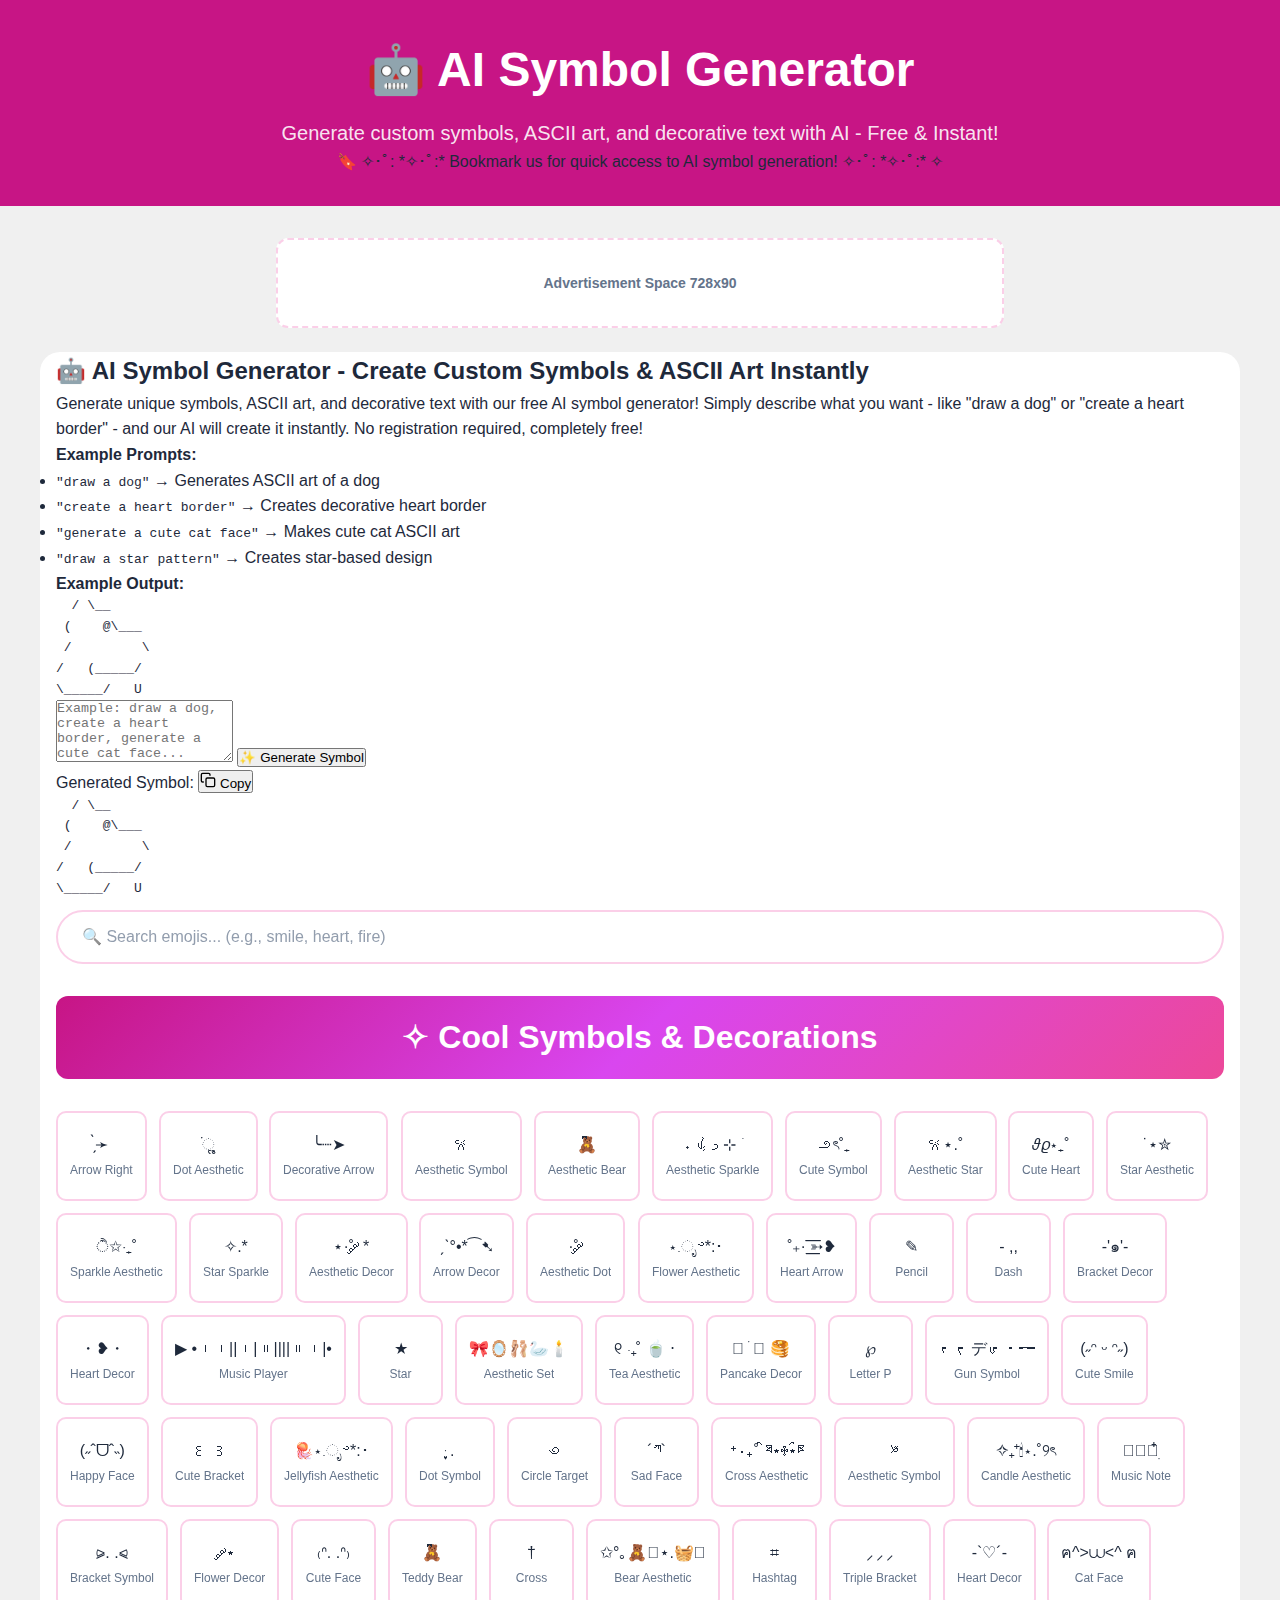
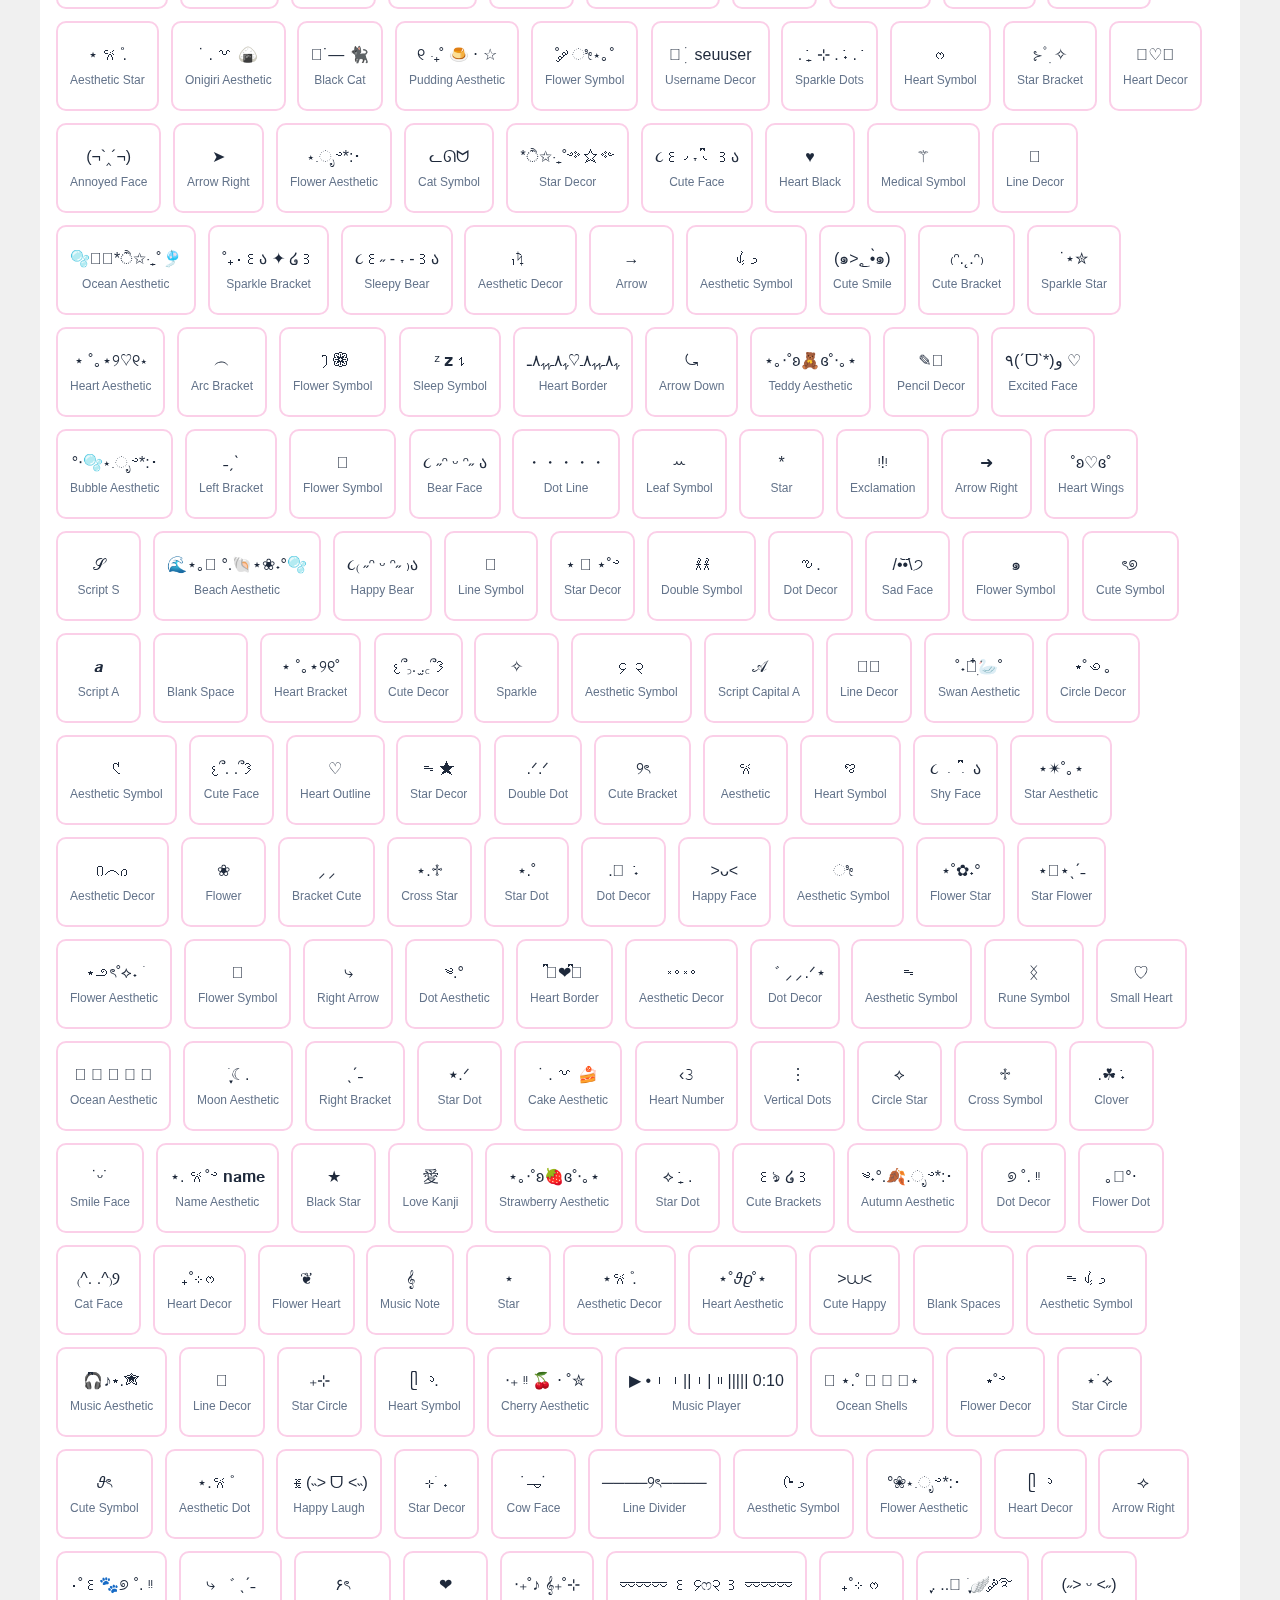
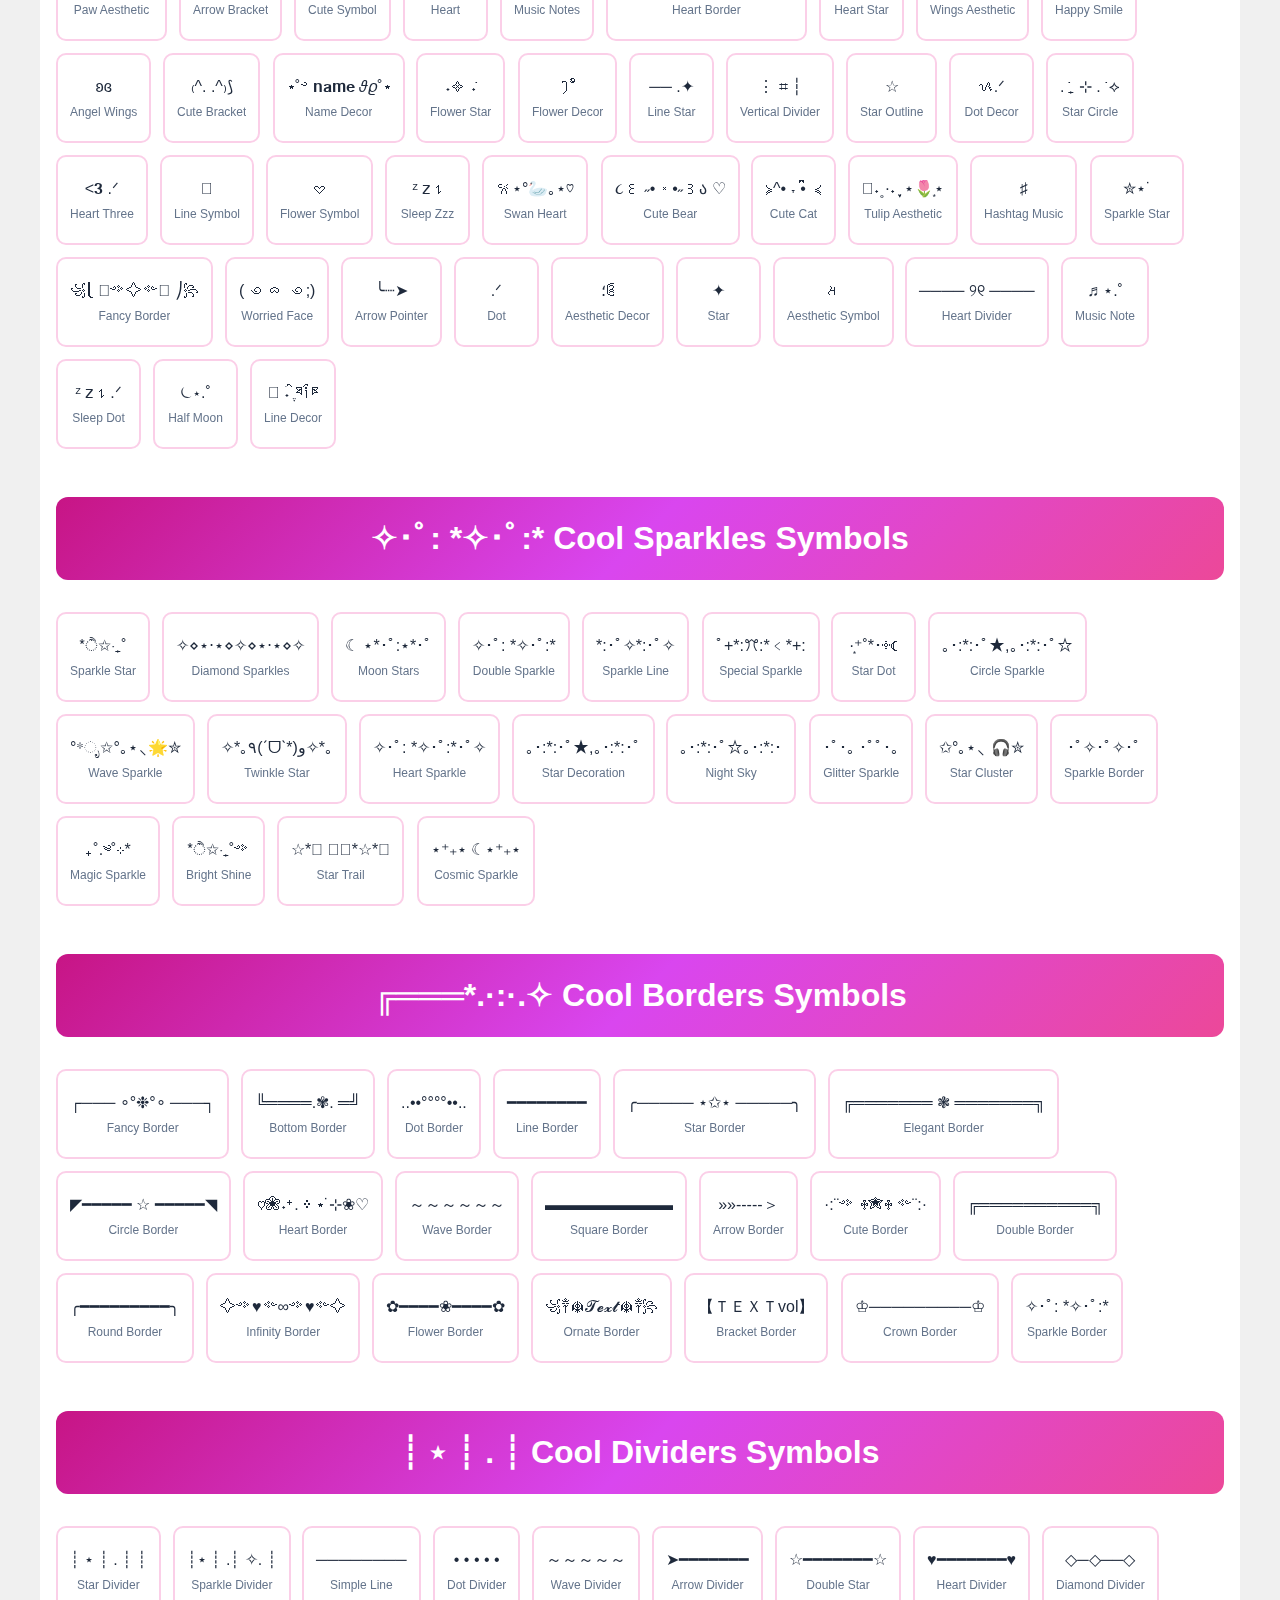
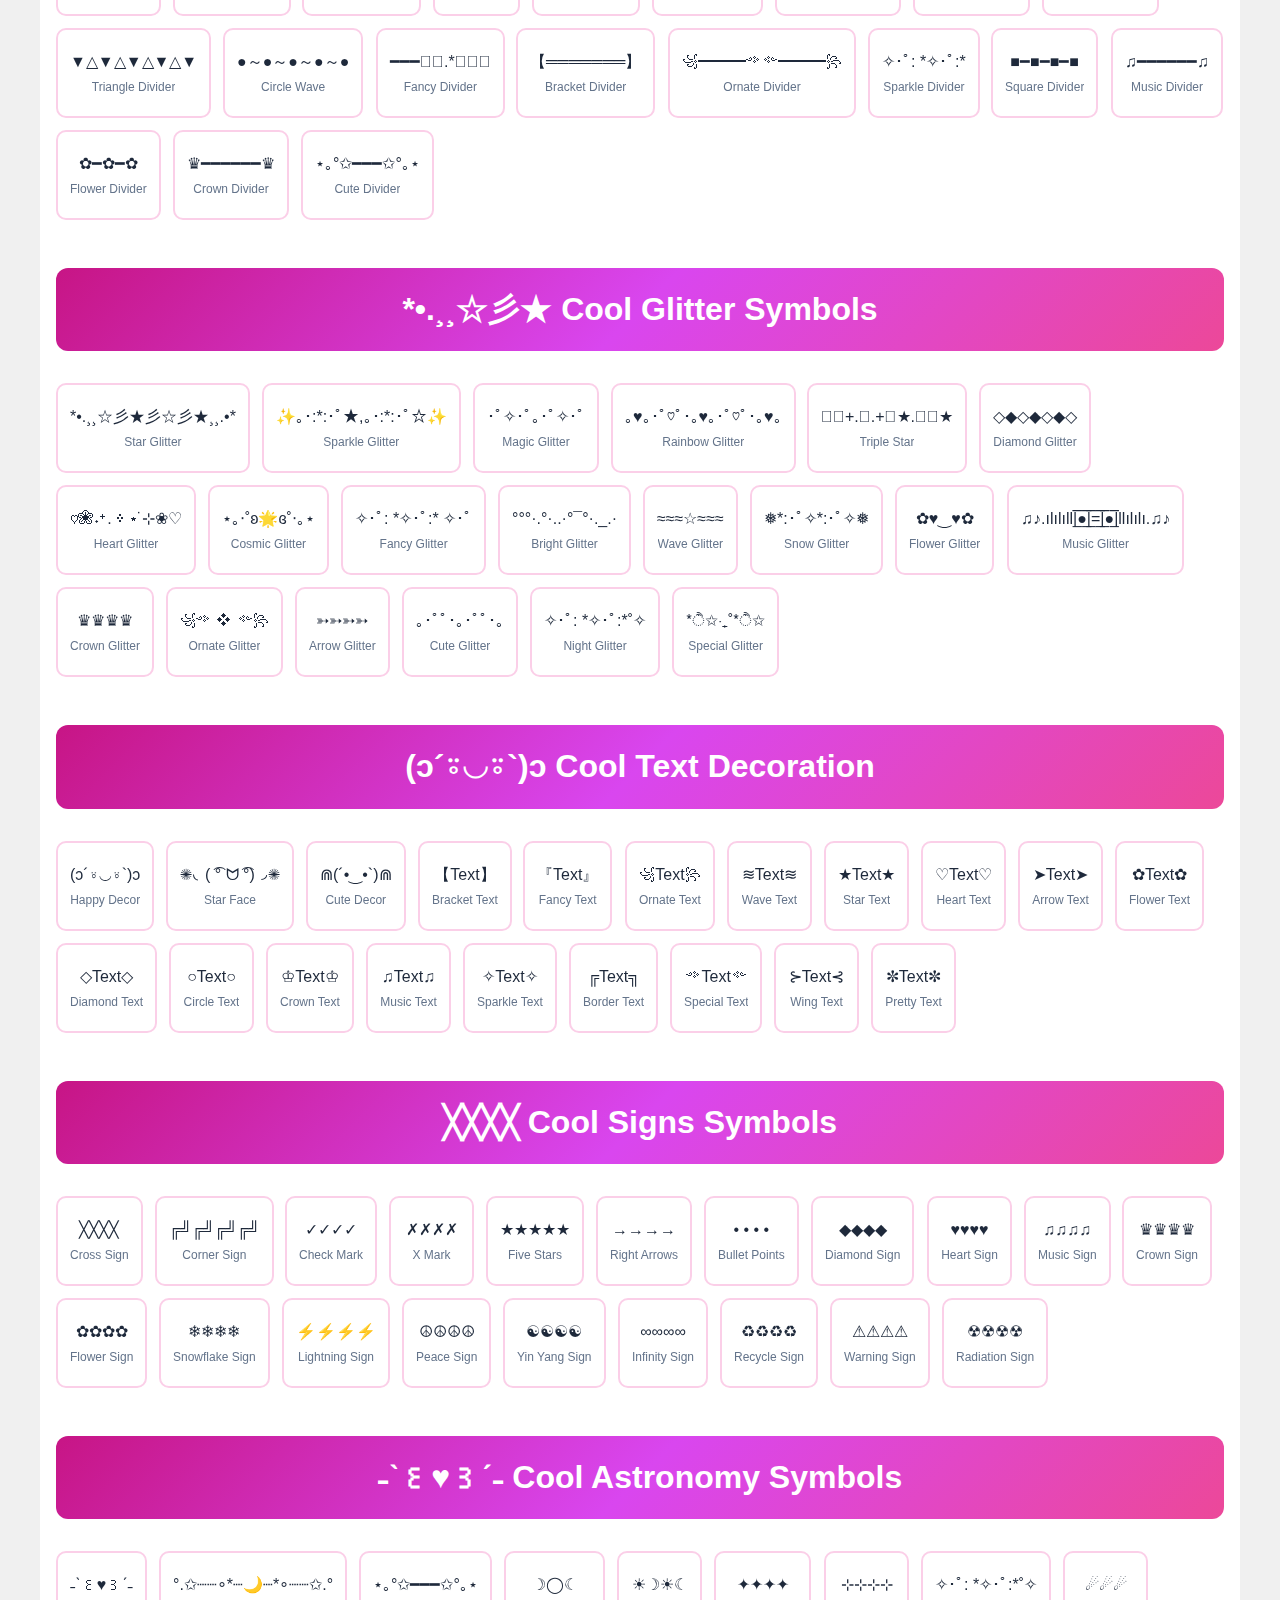
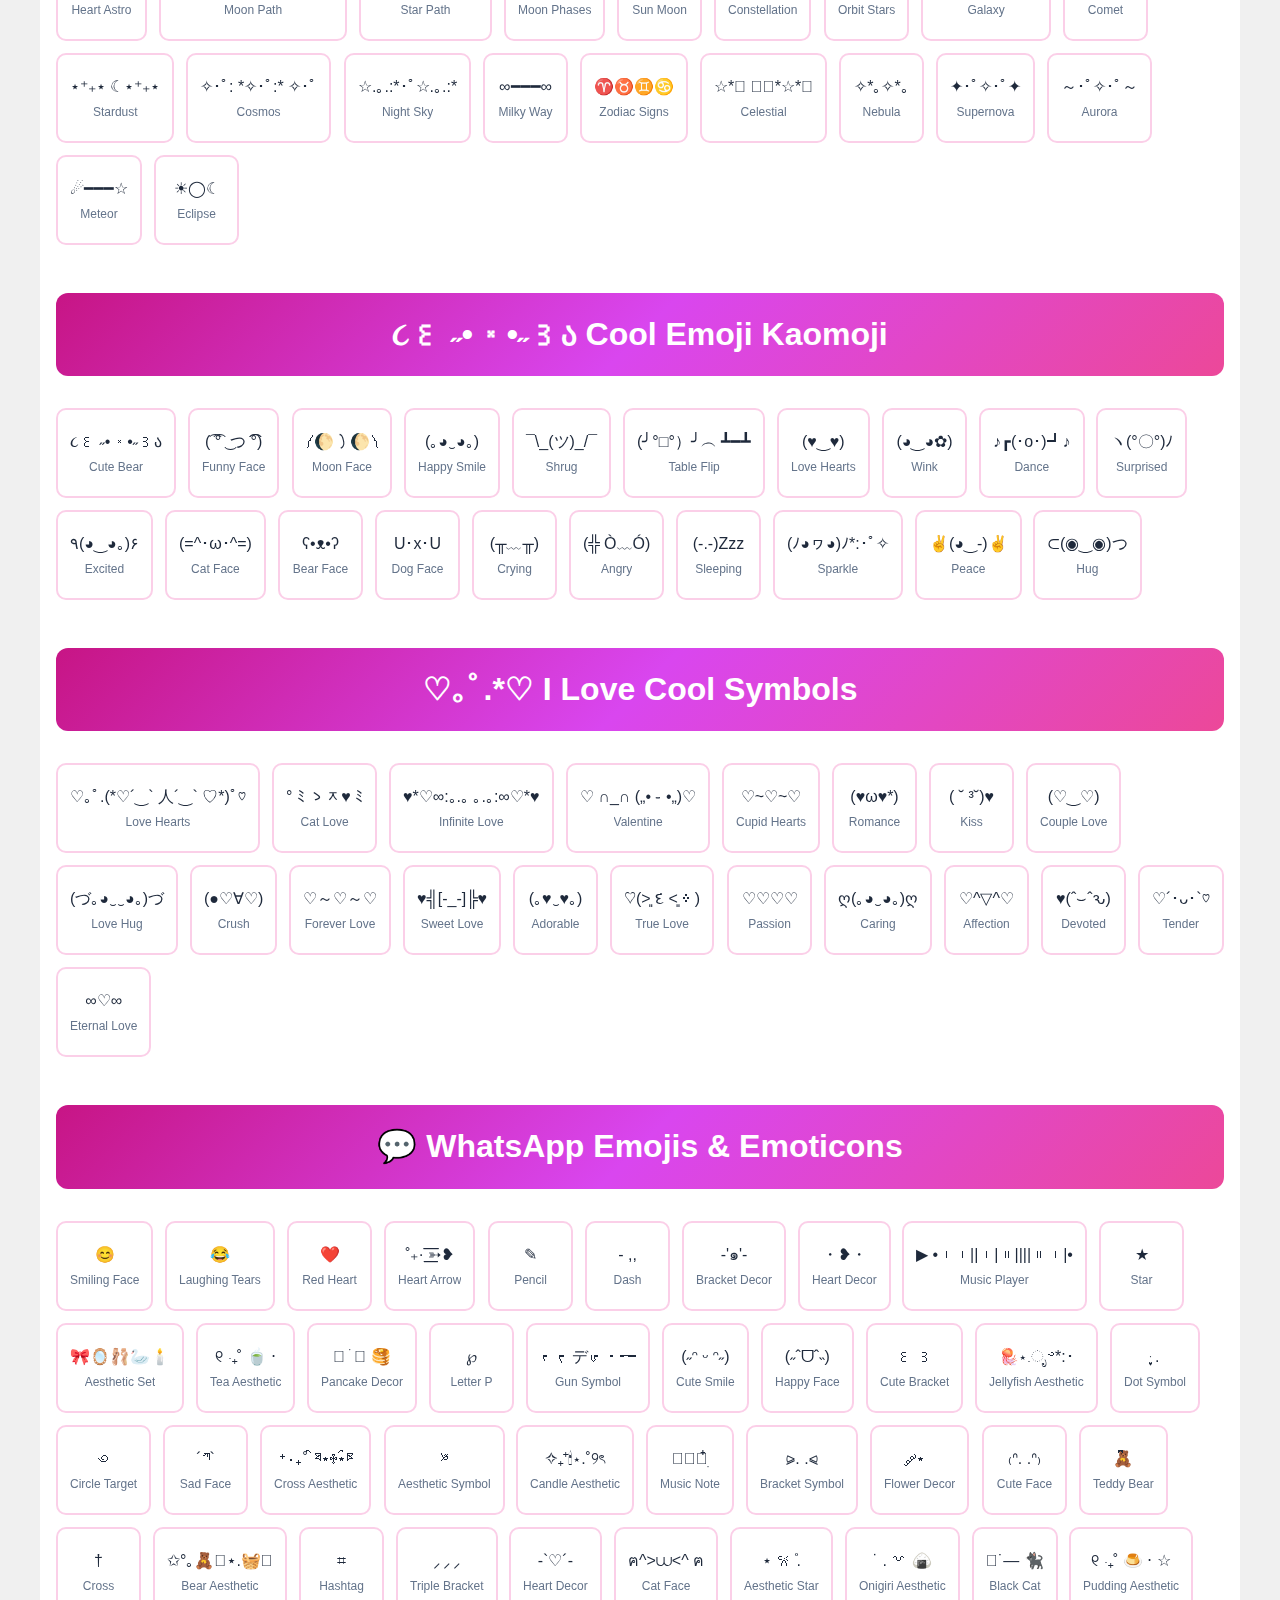
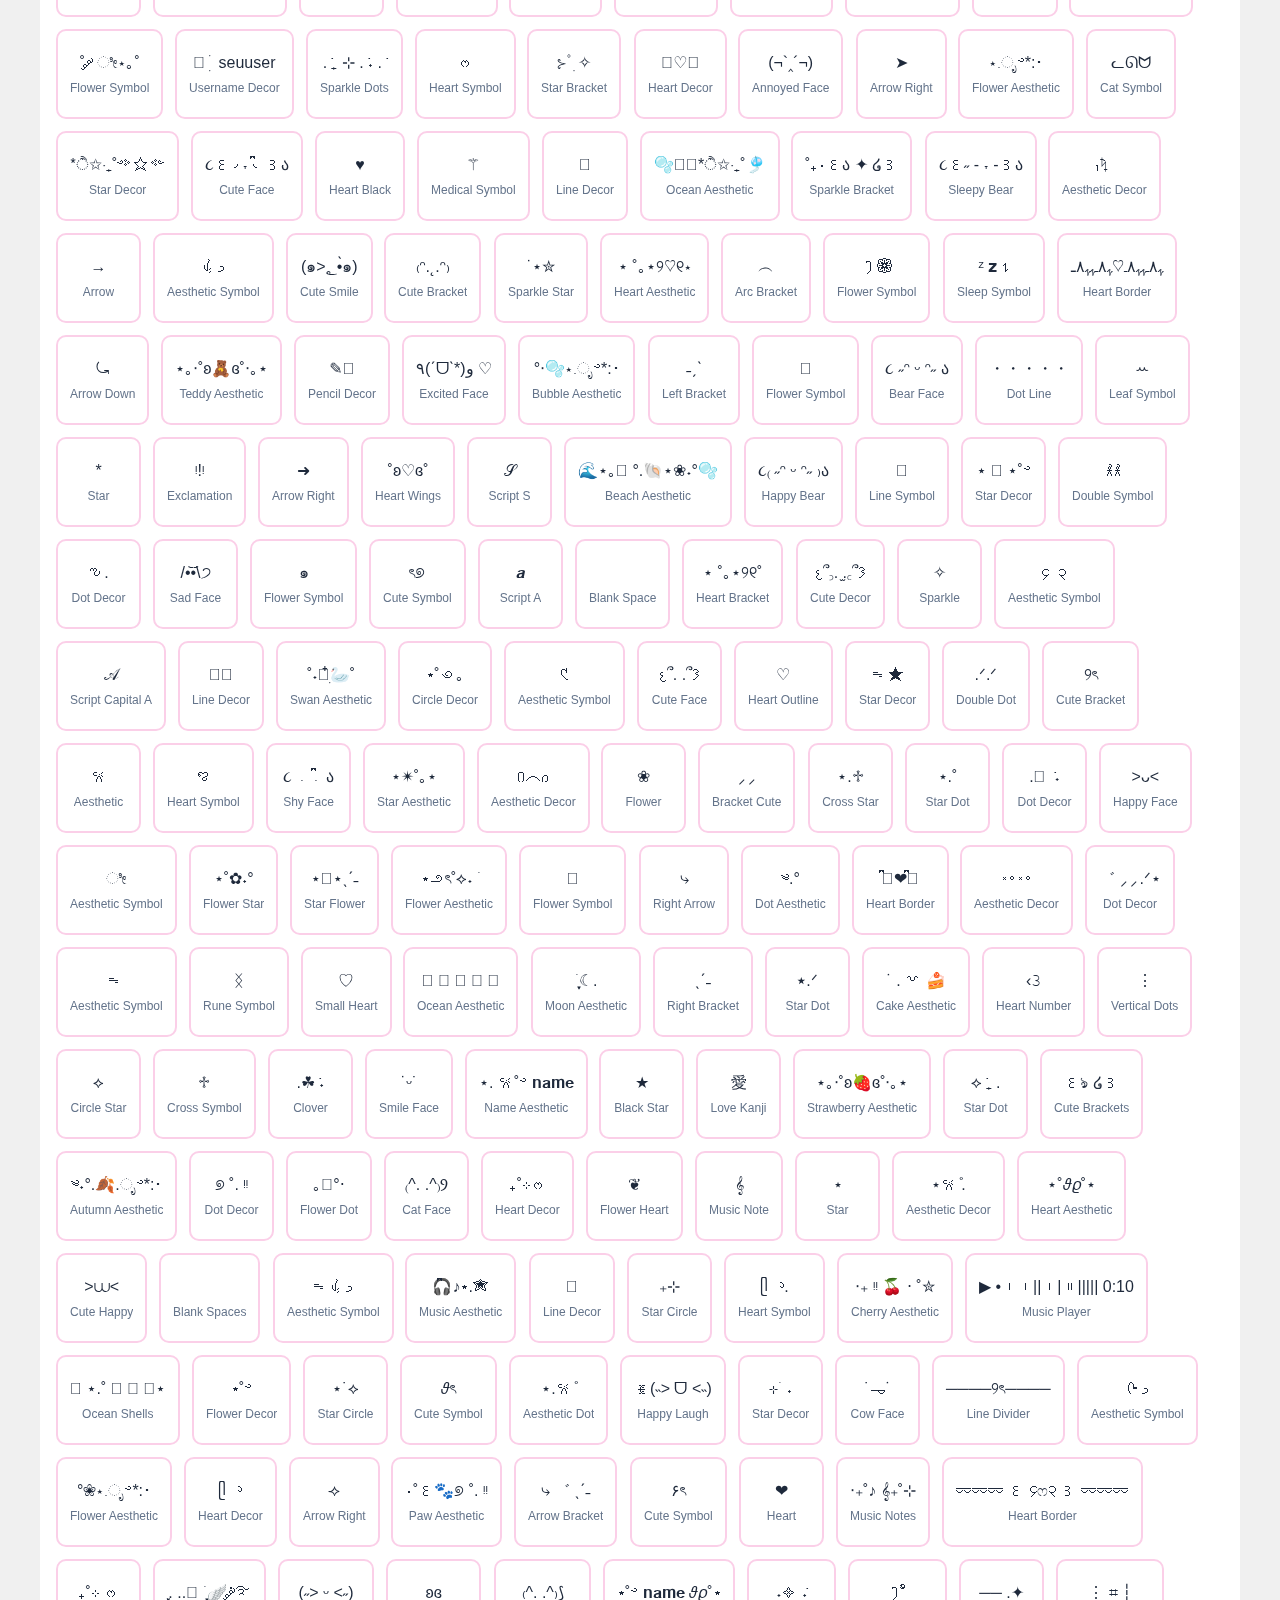
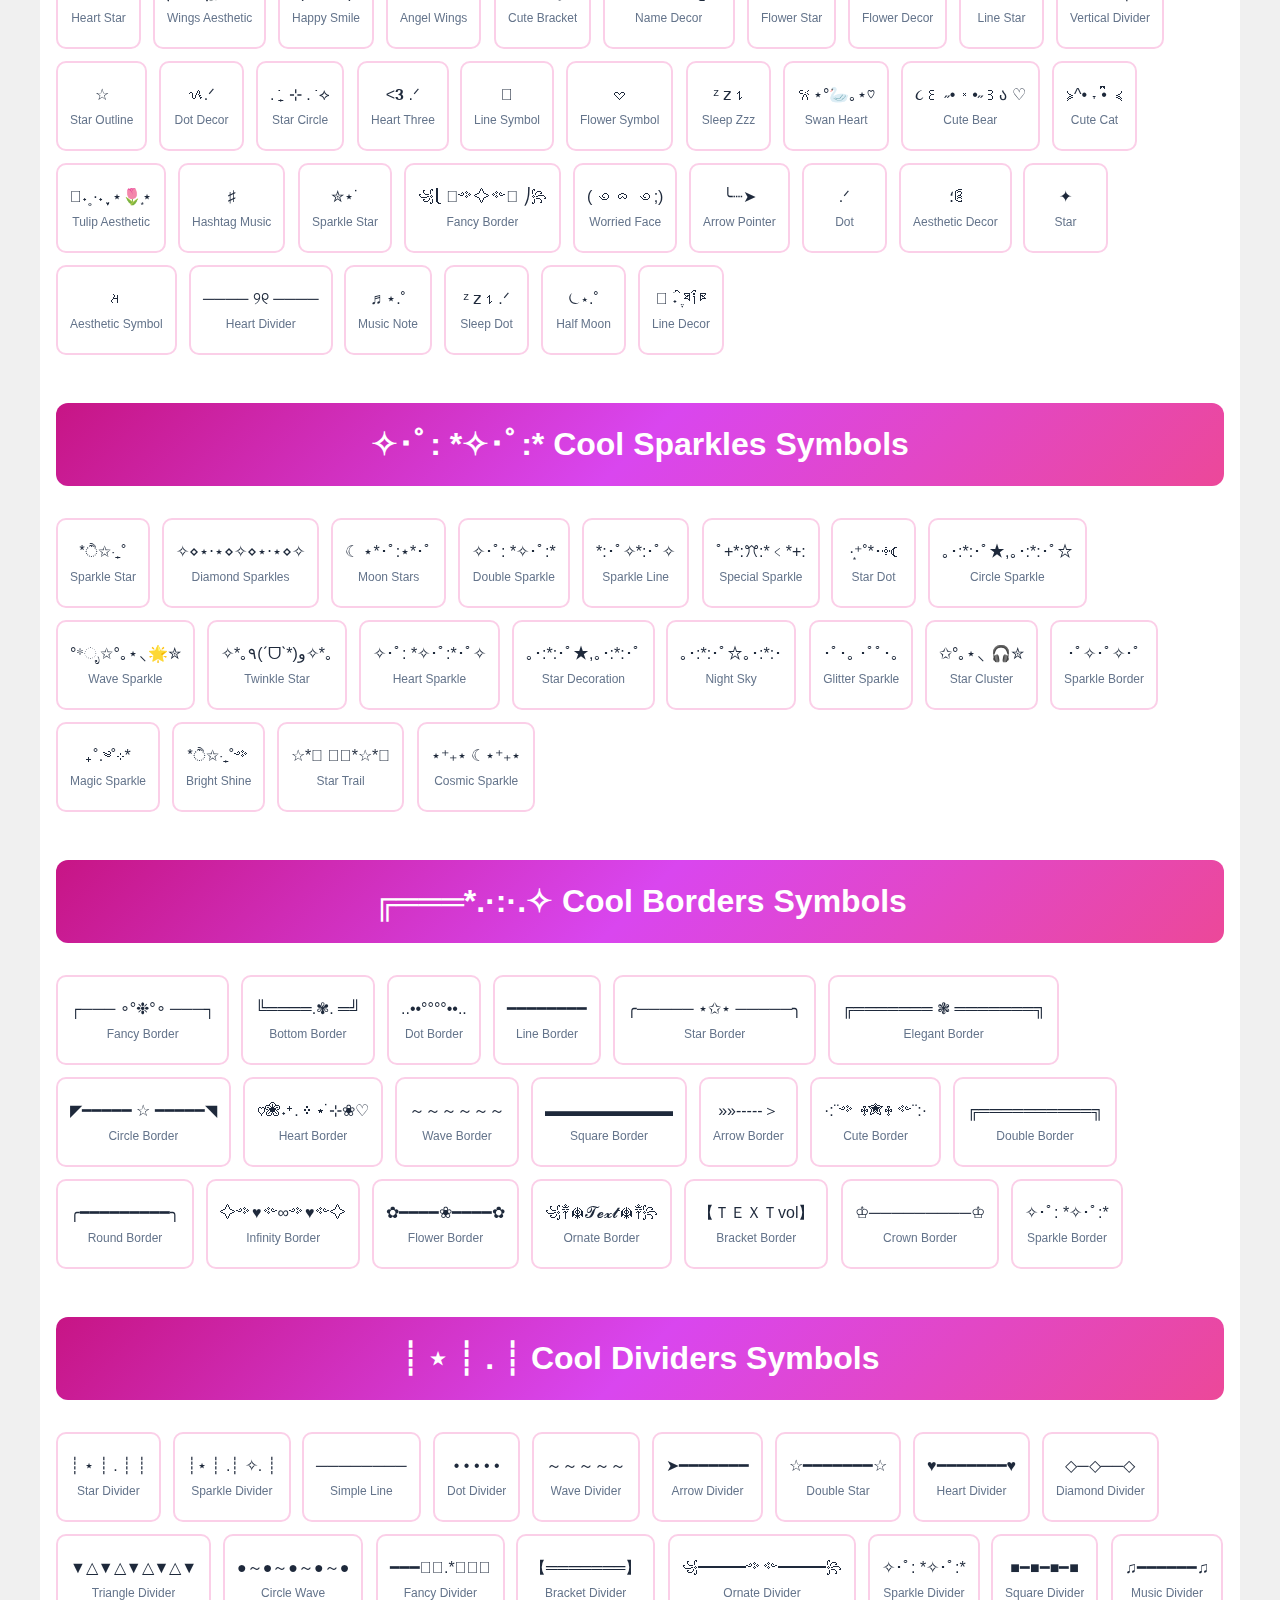
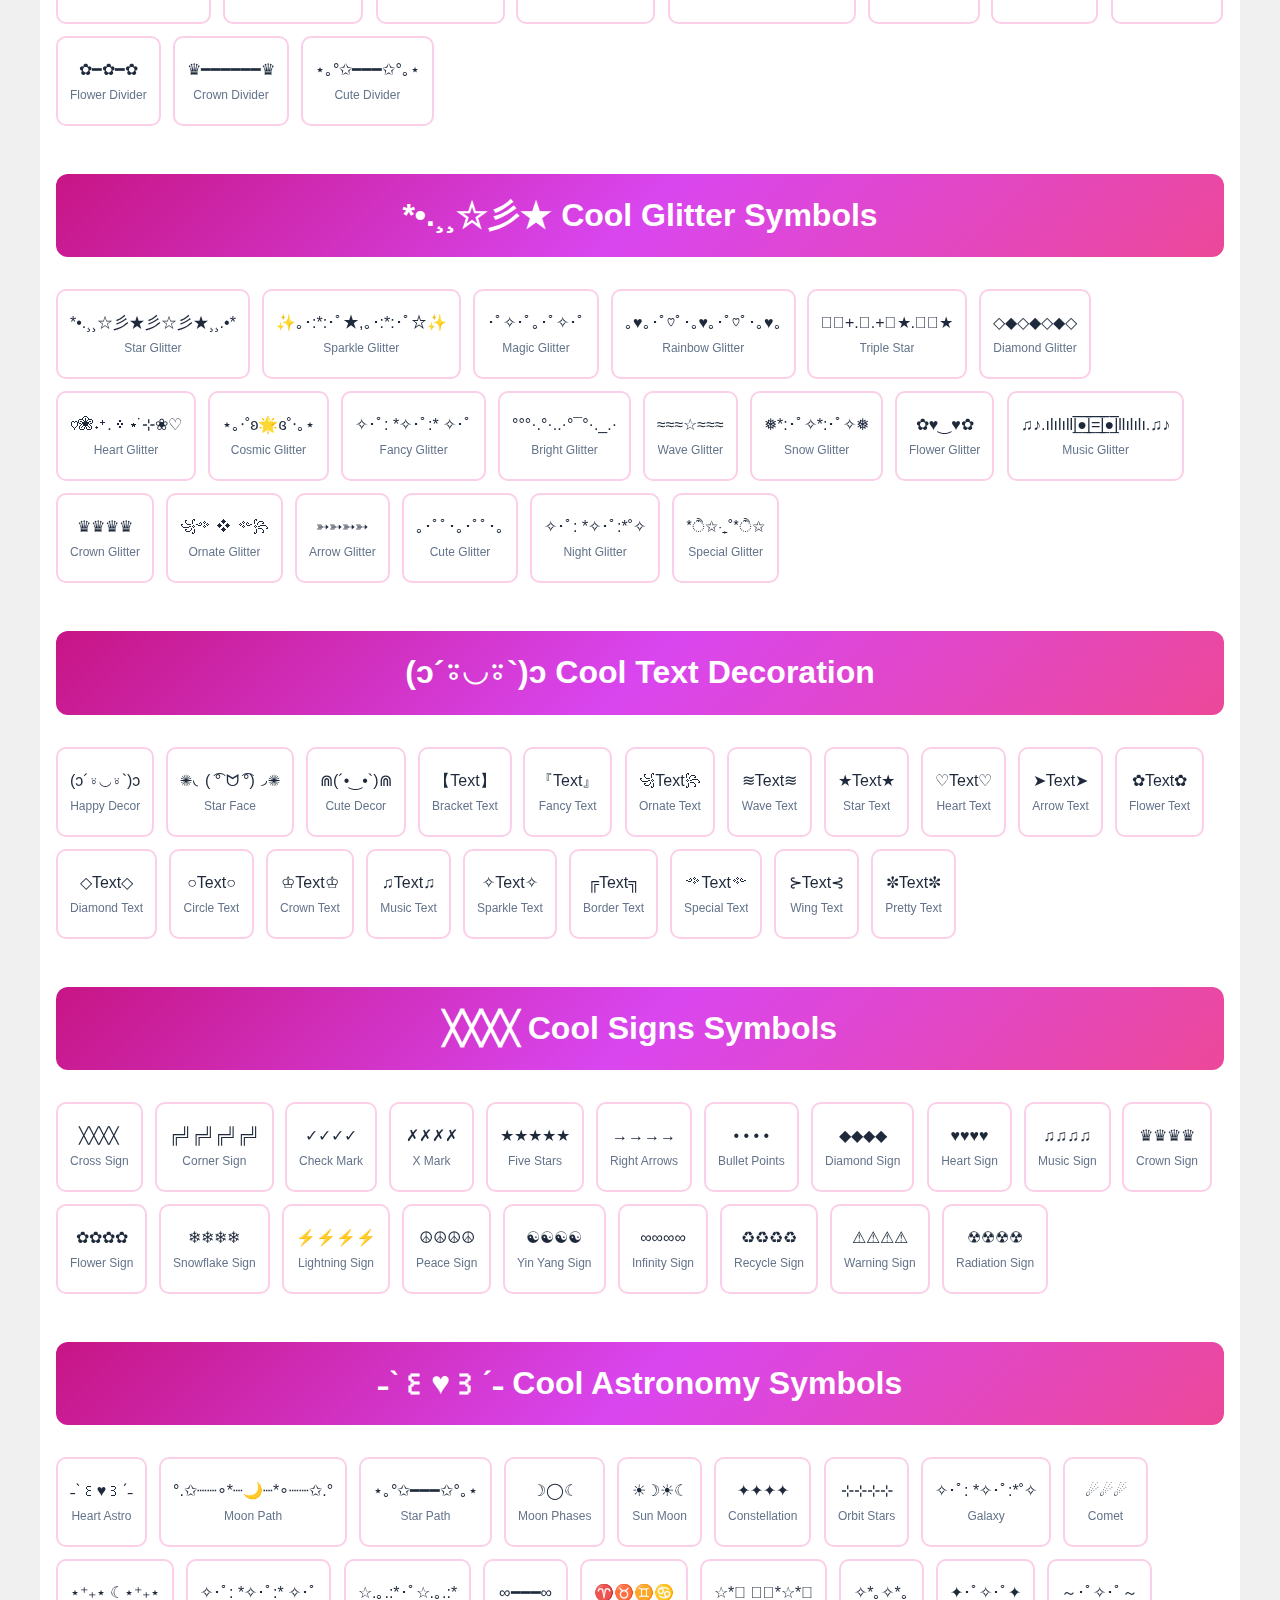
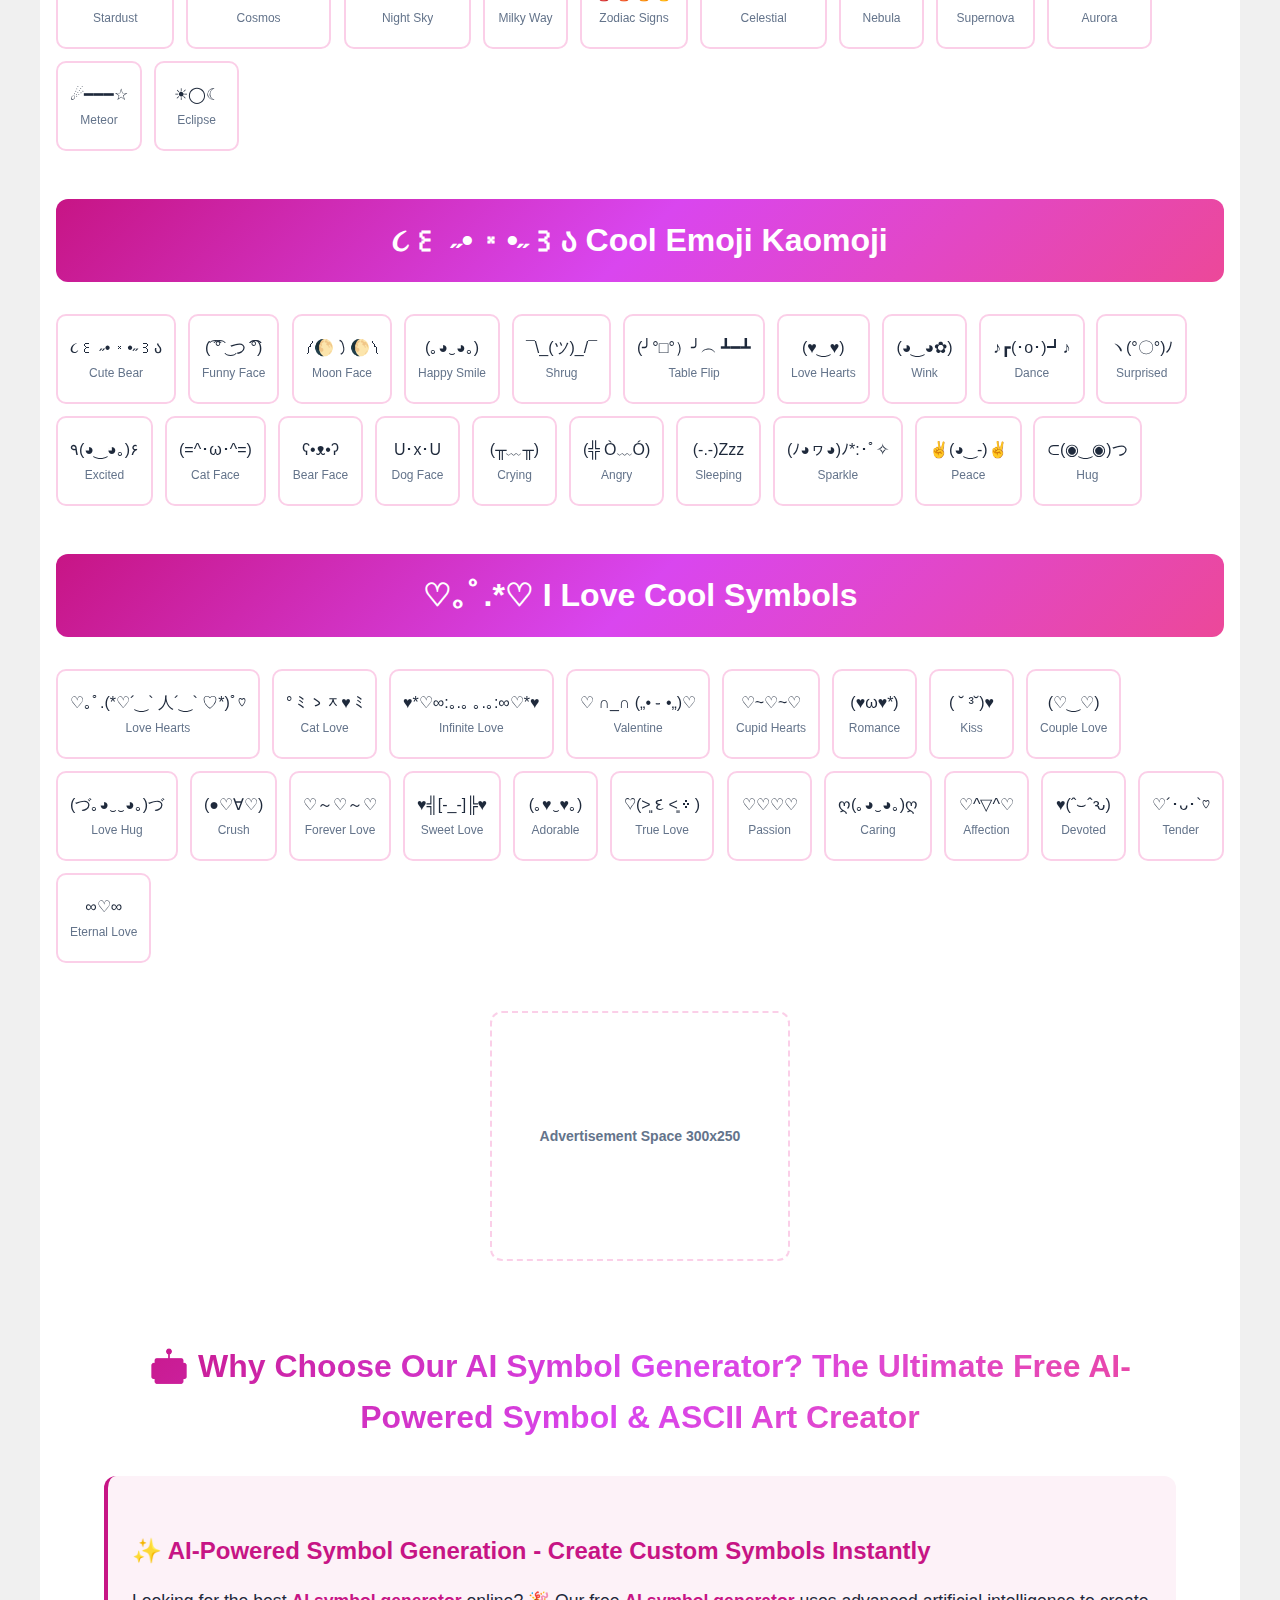
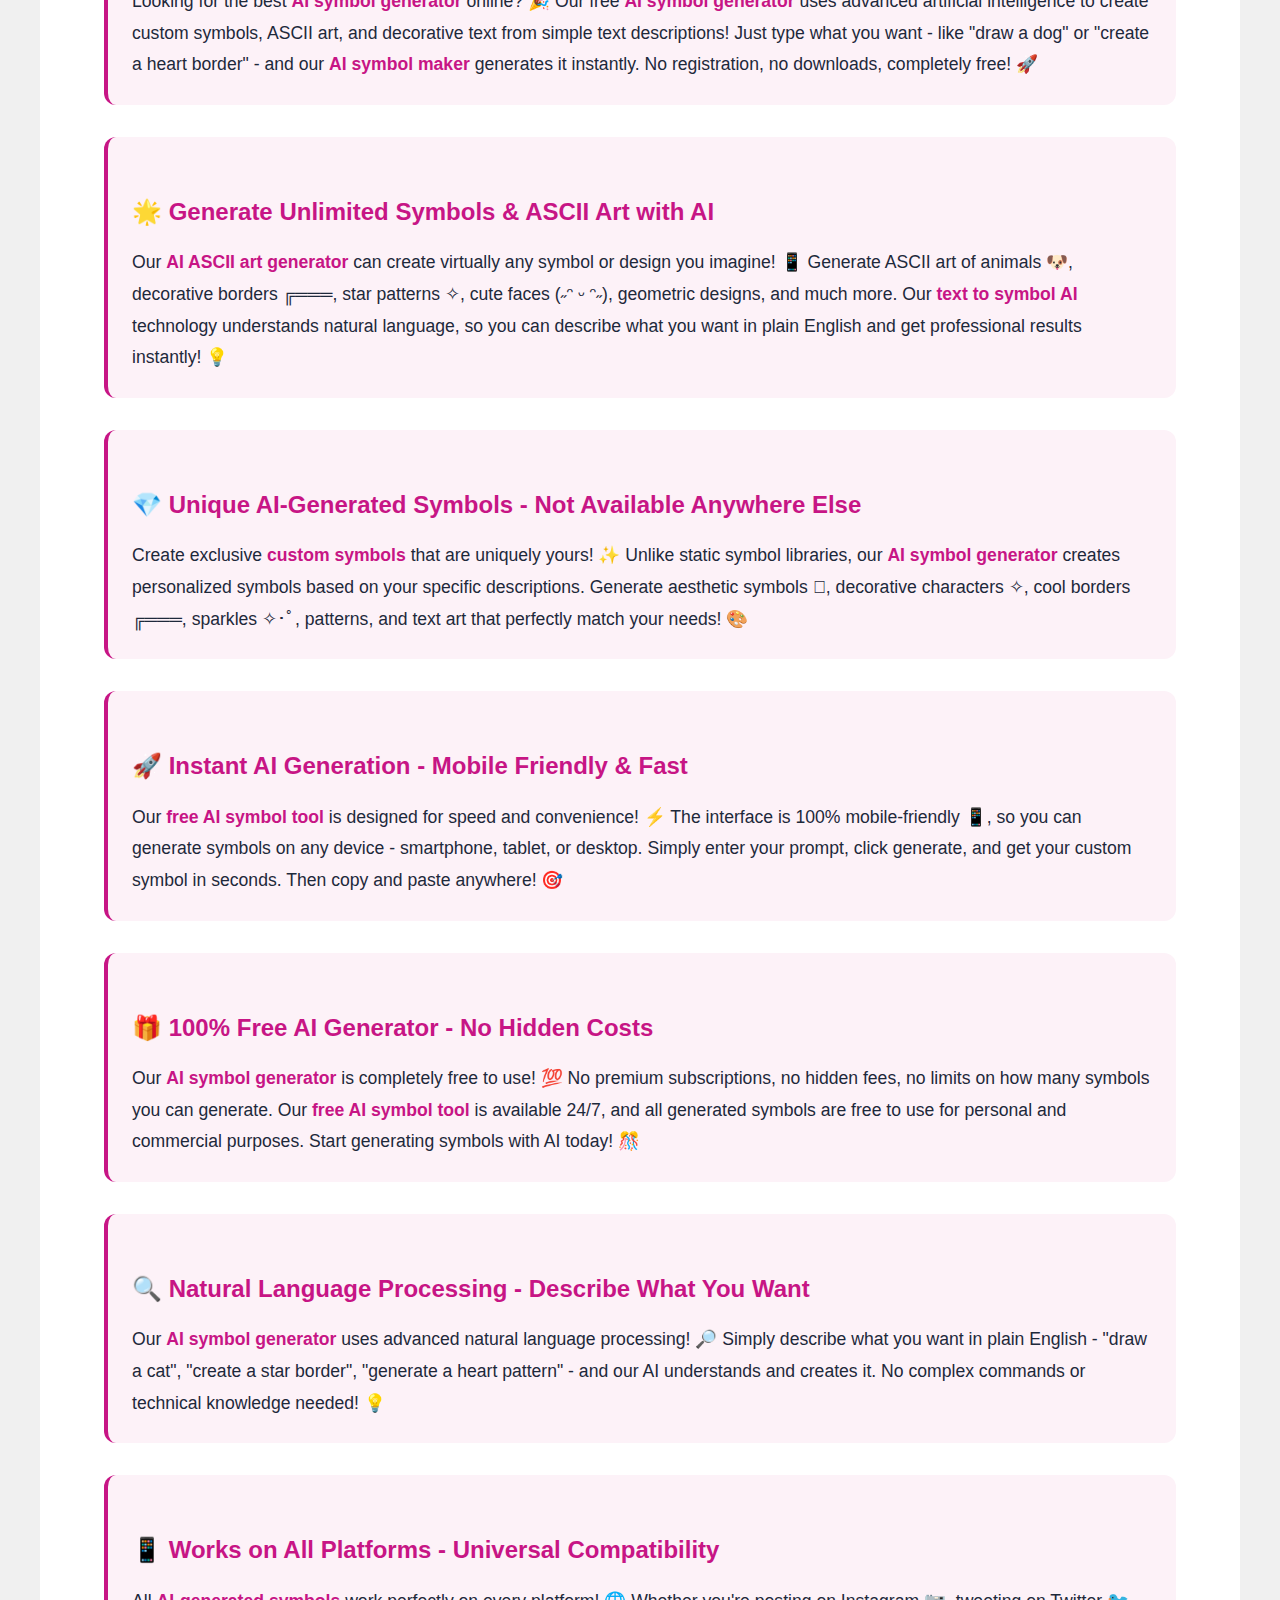
<file: index.html>
﻿<!DOCTYPE html>
<html lang="en">
<head>
    <meta charset="UTF-8">
    <meta name="viewport" content="width=device-width, initial-scale=1.0">
    <script async src="https://pagead2.googlesyndication.com/pagead/js/adsbygoogle.js?client=ca-pub-9548270312571067"
     crossorigin="anonymous"></script>
    <!-- Primary Meta Tags -->
    <title>AI Free Symbol Generator - Create Custom Symbols & ASCII Art Instantly | Free AI Tool</title>
    <meta name="title" content="AI Symbol Generator - Create Custom Symbols & ASCII Art Instantly | Free AI Tool">
    <meta name="description" content="Generate custom symbols, ASCII art, and decorative text with our free AI symbol generator. Create unique symbols, borders, patterns, and ASCII art from simple text prompts. No registration required. Copy symbols instantly for social media, messages, and more.">
    <meta name="keywords" content="AI symbol generator, AI ASCII art generator, symbol generator AI, ASCII art generator, text to symbol AI, AI symbol maker, generate symbols AI, custom symbol generator, AI text art generator, symbol creator AI, ASCII art creator, decorative symbol generator, AI border generator, pattern generator AI, symbol design AI, free AI symbol tool, AI emoji generator, symbol art generator, text symbol generator, AI character generator, Unicode symbol generator, aesthetic symbol generator, AI art generator, symbol maker online, ASCII generator free">
    <meta name="author" content="EmojisCopy">
    <meta name="robots" content="index, follow, max-image-preview:large, max-snippet:-1, max-video-preview:-1">
    <meta name="language" content="English">
    <meta name="revisit-after" content="7 days">
    <meta name="rating" content="general">
    <meta name="distribution" content="global">
    <meta name="geo.region" content="US">
    <meta name="geo.placename" content="United States">
    
    <!-- Open Graph / Facebook -->
    <meta property="og:type" content="website">
    <meta property="og:url" content="https://emoji2copy.com/">
    <meta property="og:title" content="AI Symbol Generator - Create Custom Symbols & ASCII Art Free">
    <meta property="og:description" content="Generate unique symbols, ASCII art, and decorative text with AI. Free AI symbol generator that creates custom symbols from text prompts. No registration required - start generating symbols instantly!">
    <meta property="og:image" content="https://emoji2copy.com/favicon.svg">
    <meta property="og:image:width" content="1200">
    <meta property="og:image:height" content="630">
    <meta property="og:site_name" content="EmojisCopy">
    <meta property="og:locale" content="en_US">
    
    <!-- Twitter -->
    <meta name="twitter:card" content="summary_large_image">
    <meta name="twitter:url" content="https://emoji2copy.com/">
    <meta name="twitter:title" content="AI Symbol Generator - Free Custom Symbols & ASCII Art">
    <meta name="twitter:description" content="Generate unique symbols and ASCII art with AI. Free AI symbol generator - create custom symbols from text prompts instantly!">
    <meta name="twitter:image" content="https://emoji2copy.com/favicon.svg">
    <meta name="twitter:creator" content="@emojiscopy">
    <meta name="twitter:site" content="@emojiscopy">
    
    <!-- Canonical URL -->
    <link rel="canonical" href="https://emoji2copy.com/">
    
    <!-- Favicon -->
    <link rel="icon" type="image/svg+xml" href="favicon.svg">
    <link rel="alternate icon" href="favicon.svg">
    <link rel="apple-touch-icon" href="favicon.svg">
    <meta name="theme-color" content="#c71585">
    
    <!-- Stylesheet -->
    <link rel="stylesheet" href="styles.css">
    
    <!-- JSON-LD Structured Data -->
    <script type="application/ld+json">
    {
        "@context": "https://schema.org",
        "@type": "WebApplication",
        "name": "AI Symbol Generator",
        "alternateName": "AI ASCII Art Generator",
        "url": "https://emoji2copy.com",
        "description": "Free AI-powered symbol generator that creates custom symbols, ASCII art, and decorative text from simple text prompts. Generate unique symbols, borders, patterns, and text art instantly with artificial intelligence.",
        "applicationCategory": "DesignApplication",
        "operatingSystem": "Any",
        "offers": {
            "@type": "Offer",
            "price": "0",
            "priceCurrency": "USD"
        },
        "aggregateRating": {
            "@type": "AggregateRating",
            "ratingValue": "4.9",
            "ratingCount": "2500"
        },
        "featureList": [
            "AI symbol generation from text prompts",
            "ASCII art creation",
            "Custom symbol design",
            "Decorative border generation",
            "Pattern creation",
            "Text to symbol conversion",
            "Instant symbol generation",
            "Copy symbols to clipboard",
            "No registration required",
            "Mobile friendly",
            "Free AI tool",
            "Symbol library access"
        ],
        "applicationSubCategory": "AI Art Generator"
    }
    </script>
    
    <script type="application/ld+json">
    {
        "@context": "https://schema.org",
        "@type": "Organization",
        "name": "AI Symbol Generator",
        "url": "https://emoji2copy.com",
        "logo": "https://emoji2copy.com/favicon.svg",
        "description": "Free AI symbol generator and ASCII art creator online",
        "sameAs": [],
        "contactPoint": {
            "@type": "ContactPoint",
            "contactType": "Customer Service",
            "email": "shefa_cat@yahoo.com"
        }
    }
    </script>
    
    <script type="application/ld+json">
    {
        "@context": "https://schema.org",
        "@type": "WebSite",
        "name": "AI Symbol Generator",
        "url": "https://emoji2copy.com",
        "description": "Generate custom symbols, ASCII art, and decorative text with AI instantly",
        "potentialAction": {
            "@type": "SearchAction",
            "target": "https://emoji2copy.com/?search={search_term_string}",
            "query-input": "required name=search_term_string"
        }
    }
    </script>
    
    <script type="application/ld+json">
    {
        "@context": "https://schema.org",
        "@type": "BreadcrumbList",
        "itemListElement": [{
            "@type": "ListItem",
            "position": 1,
            "name": "Home",
            "item": "https://emoji2copy.com"
        }]
    }
    </script>
    
    <script type="application/ld+json">
    {
        "@context": "https://schema.org",
        "@type": "FAQPage",
        "mainEntity": [{
            "@type": "Question",
            "name": "How does the AI symbol generator work?",
            "acceptedAnswer": {
                "@type": "Answer",
                "text": "Simply type a description of what symbol or ASCII art you want to create in the AI prompt box. For example, type 'draw a dog' or 'create a heart border'. Our AI will generate the symbol or ASCII art instantly. Then click the copy button to copy it to your clipboard and paste it anywhere you want."
            }
        }, {
            "@type": "Question",
            "name": "Is the AI symbol generator free to use?",
            "acceptedAnswer": {
                "@type": "Answer",
                "text": "Yes, our AI symbol generator is 100% free to use. No registration, no downloads, no hidden fees. Just visit the website, enter your prompt, and start generating symbols instantly with AI."
            }
        }, {
            "@type": "Question",
            "name": "What can I generate with the AI symbol generator?",
            "acceptedAnswer": {
                "@type": "Answer",
                "text": "You can generate custom symbols, ASCII art, decorative borders, patterns, text art, and unique designs. Examples include: ASCII art of animals, decorative heart borders, star patterns, cute cat faces, geometric designs, and much more. Just describe what you want and the AI creates it!"
            }
        }, {
            "@type": "Question",
            "name": "Can I copy the generated symbols?",
            "acceptedAnswer": {
                "@type": "Answer",
                "text": "Yes! Once the AI generates your symbol or ASCII art, simply click the copy button to instantly copy it to your clipboard. Then paste it anywhere - social media posts, messages, documents, usernames, or any platform that supports text."
            }
        }, {
            "@type": "Question",
            "name": "Do the AI-generated symbols work on all platforms?",
            "acceptedAnswer": {
                "@type": "Answer",
                "text": "Yes, the AI-generated symbols and ASCII art work on all major platforms including WhatsApp, Facebook, Instagram, Twitter, TikTok, Discord, Reddit, and any other platform that supports text. They use standard Unicode characters and ASCII art."
            }
        }, {
            "@type": "Question",
            "name": "What makes this AI symbol generator different?",
            "acceptedAnswer": {
                "@type": "Answer",
                "text": "Our AI symbol generator is completely free, requires no registration, works instantly, and can create custom symbols from simple text descriptions. Unlike static symbol libraries, you can generate unique, personalized symbols and ASCII art tailored to your needs using artificial intelligence."
            }
        }]
    }
    </script>

    <script src="https://www.google.com/recaptcha/api.js?render=6Lf3ehwsAAAAANq5zGvrCftGzgbECzJIUq2Ffm7Q"></script>
    
    </head>
<body>
    <header itemscope itemtype="https://schema.org/WPHeader">
        <div class="container">
            <a href="index.html" class="header-link">
                <h1 itemprop="headline">🤖 AI Symbol Generator</h1>
                <p class="tagline" itemprop="description">Generate custom symbols, ASCII art, and decorative text with AI - Free & Instant!</p>
            </a>
            <p class="bookmark-message">🔖 ✧･ﾟ: *✧･ﾟ:* Bookmark us for quick access to AI symbol generation! ✧･ﾟ: *✧･ﾟ:* ✧</p>
        </div>
    </header>

    <!-- Ad Space Top -->
    <div class="ad-space ad-top">
        <div class="ad-placeholder">Advertisement Space 728x90</div>
    </div>

    <main class="container" itemscope itemtype="https://schema.org/ItemList">
        <!-- AI Symbol Generator Section -->
        <div class="ai-generator-section">
            <h2>🤖 AI Symbol Generator - Create Custom Symbols & ASCII Art Instantly</h2>
            <p class="ai-description">Generate unique symbols, ASCII art, and decorative text with our free AI symbol generator! Simply describe what you want - like "draw a dog" or "create a heart border" - and our AI will create it instantly. No registration required, completely free!</p>
            <div class="ai-examples">
                <p class="ai-example-title"><strong>Example Prompts:</strong></p>
                <ul class="ai-example-list">
                    <li><code>"draw a dog"</code> → Generates ASCII art of a dog</li>
                    <li><code>"create a heart border"</code> → Creates decorative heart border</li>
                    <li><code>"generate a cute cat face"</code> → Makes cute cat ASCII art</li>
                    <li><code>"draw a star pattern"</code> → Creates star-based design</li>
                </ul>
                <p class="ai-example-output"><strong>Example Output:</strong></p>
                <pre class="ai-example-preview">  / \__
 (    @\___
 /         \
/   (_____/
\_____/   U</pre>
            </div>
            
            <!-- AI Input Area -->
            <div class="ai-input-container">
                <label for="promptInput" class="sr-only" hidden>AI prompt input</label>
                <textarea 
                    id="promptInput" 
                    name="aiPrompt" 
                    placeholder="Example: draw a dog, create a heart border, generate a cute cat face..."
                    rows="4"
                    aria-label="Enter your prompt for AI symbol generation"
                ></textarea>
                <button id="generateBtn" class="ai-generate-btn" aria-label="Generate symbol">✨ Generate Symbol</button>
            </div>
            
            <!-- AI Output Area -->
            <div id="errorContainer"></div>
            <div class="ai-output-container" id="outputContainer">
                <div class="ai-output-header">
                    <span class="ai-output-title">Generated Symbol:</span>
                    <button id="copyBtn" class="ai-copy-btn" aria-label="Copy generated symbol">
                        <svg class="copy-icon" width="16" height="16" viewBox="0 0 24 24" fill="none" stroke="currentColor" stroke-width="2" stroke-linecap="round" stroke-linejoin="round">
                            <rect x="9" y="9" width="13" height="13" rx="2" ry="2"></rect>
                            <path d="M5 15H4a2 2 0 0 1-2-2V4a2 2 0 0 1 2-2h9a2 2 0 0 1 2 2v1"></path>
                        </svg>
                        <span class="copy-text">Copy</span>
                    </button>
                </div>
                <pre id="asciiOutput" class="ai-output">  / \__
 (    @\___
 /         \
/   (_____/
\_____/   U</pre>
            </div>
            
        </div>

        <!-- Search Bar -->
        <div class="search-container">
            <label for="searchInput" class="sr-only" hidden>Search emojis</label>
            <input type="search" id="searchInput" name="search" placeholder="🔍 Search emojis... (e.g., smile, heart, fire)" aria-label="Search emojis by keyword">
        </div>

        <!-- Copy Notification -->
        <div id="copyNotification" class="copy-notification">✓ Copied to clipboard!</div>


        <!-- Tab Content -->

        <div class="tab-content" id="coolsymbols">
            <h2>✧ Cool Symbols & Decorations</h2>
            <div class="emoji-grid">
                <div class="emoji-item" data-keywords="arrow right point direction">̗̀➛<span>Arrow Right</span></div>
                <div class="emoji-item" data-keywords="dot decoration aesthetic">ׂׂૢ<span>Dot Aesthetic</span></div>
                <div class="emoji-item" data-keywords="arrow pointer right">╰┈➤<span>Decorative Arrow</span></div>
                <div class="emoji-item" data-keywords="aesthetic symbol decoration">𐙚<span>Aesthetic Symbol</span></div>
                <div class="emoji-item" data-keywords="bear teddy cute decoration">🧸ྀི<span>Aesthetic Bear</span></div>
                <div class="emoji-item" data-keywords="aesthetic decoration sparkle">˖ ᡣ𐭩 ⊹ ࣪<span>Aesthetic Sparkle</span></div>
                <div class="emoji-item" data-keywords="cute decoration symbol">౨ৎ˚₊<span>Cute Symbol</span></div>
                <div class="emoji-item" data-keywords="aesthetic star decoration">𐙚⋆.˚<span>Aesthetic Star</span></div>
                <div class="emoji-item" data-keywords="cute symbol heart">𝜗𝜚⋆₊˚<span>Cute Heart</span></div>
                <div class="emoji-item" data-keywords="star aesthetic decoration">˙⋆✮<span>Star Aesthetic</span></div>
                <div class="emoji-item" data-keywords="sparkle decoration aesthetic">ੈ✩‧₊˚<span>Sparkle Aesthetic</span></div>
                <div class="emoji-item" data-keywords="star decoration sparkle">✧.*<span>Star Sparkle</span></div>
                <div class="emoji-item" data-keywords="aesthetic star decoration">⋆·˚ ༘ *<span>Aesthetic Decor</span></div>
                <div class="emoji-item" data-keywords="arrow decoration pointer">ˏˋ°•*⁀➷<span>Arrow Decor</span></div>
                <div class="emoji-item" data-keywords="decoration aesthetic symbol">·˚ ༘<span>Aesthetic Dot</span></div>
                <div class="emoji-item" data-keywords="decoration flower aesthetic">⋆.ೃ࿔*:･<span>Flower Aesthetic</span></div>
                <div class="emoji-item" data-keywords="arrow heart decoration">˚₊· ͟͟͞͞➳❥<span>Heart Arrow</span></div>
                <div class="emoji-item" data-keywords="pencil write decoration">✎<span>Pencil</span></div>
                <div class="emoji-item" data-keywords="dash decoration line">- ,,<span>Dash</span></div>
                <div class="emoji-item" data-keywords="decoration bracket aesthetic">-'๑'-<span>Bracket Decor</span></div>
                <div class="emoji-item" data-keywords="heart decoration love">・❥・<span>Heart Decor</span></div>
                <div class="emoji-item" data-keywords="music play pause audio">▶︎ •၊၊||၊|။||||။‌‌‌‌‌၊|•<span>Music Player</span></div>
                <div class="emoji-item" data-keywords="star favorite decoration">★<span>Star</span></div>
                <div class="emoji-item" data-keywords="aesthetic decoration cute">🎀🪞🩰🦢🕯️<span>Aesthetic Set</span></div>
                <div class="emoji-item" data-keywords="tea cup decoration">୧ ‧₊˚ 🍵 ⋅<span>Tea Aesthetic</span></div>
                <div class="emoji-item" data-keywords="pancake food decoration">𖦹 ׂ 𓈒 🥞<span>Pancake Decor</span></div>
                <div class="emoji-item" data-keywords="letter p decoration">℘<span>Letter P</span></div>
                <div class="emoji-item" data-keywords="gun weapon decoration">ᡕᠵデᡁ᠊╾━<span>Gun Symbol</span></div>
                <div class="emoji-item" data-keywords="smile cute face kaomoji">(˶ᵔ ᵕ ᵔ˶)<span>Cute Smile</span></div>
                <div class="emoji-item" data-keywords="happy cute face kaomoji">(˶ˆᗜˆ˵)<span>Happy Face</span></div>
                <div class="emoji-item" data-keywords="bracket cute decoration">꒰ ꒱<span>Cute Bracket</span></div>
                <div class="emoji-item" data-keywords="jellyfish aesthetic decoration">🪼⋆.ೃ࿔*:･<span>Jellyfish Aesthetic</span></div>
                <div class="emoji-item" data-keywords="dot decoration symbol">ּ ֶָ֢.<span>Dot Symbol</span></div>
                <div class="emoji-item" data-keywords="circle target decoration">꩜<span>Circle Target</span></div>
                <div class="emoji-item" data-keywords="sad face kaomoji">´ཀ`<span>Sad Face</span></div>
                <div class="emoji-item" data-keywords="cross aesthetic decoration">⁺‧₊˚ ཐི⋆♱⋆ཋྀ<span>Cross Aesthetic</span></div>
                <div class="emoji-item" data-keywords="decoration aesthetic symbol">༯<span>Aesthetic Symbol</span></div>
                <div class="emoji-item" data-keywords="candle aesthetic decoration">✧₊⁺🕯⋆.˚୨ৎ<span>Candle Aesthetic</span></div>
                <div class="emoji-item" data-keywords="music note decoration">𝄞⨾𓍢ִ໋<span>Music Note</span></div>
                <div class="emoji-item" data-keywords="bracket decoration symbol">⪩. .⪨<span>Bracket Symbol</span></div>
                <div class="emoji-item" data-keywords="flower decoration aesthetic">༘⋆<span>Flower Decor</span></div>
                <div class="emoji-item" data-keywords="cute face kaomoji">₍ᐢ. .ᐢ₎<span>Cute Face</span></div>
                <div class="emoji-item" data-keywords="teddy bear decoration">🧸ྀི<span>Teddy Bear</span></div>
                <div class="emoji-item" data-keywords="cross dagger decoration">†<span>Cross</span></div>
                <div class="emoji-item" data-keywords="aesthetic bear decoration">✩°｡🧸𓏲⋆.🧺𖦹<span>Bear Aesthetic</span></div>
                <div class="emoji-item" data-keywords="hashtag number decoration">⌗<span>Hashtag</span></div>
                <div class="emoji-item" data-keywords="bracket decoration cute">⸝⸝⸝<span>Triple Bracket</span></div>
                <div class="emoji-item" data-keywords="heart love decoration">-`♡´-<span>Heart Decor</span></div>
                <div class="emoji-item" data-keywords="cat cute face kaomoji">ฅ^>⩊<^ ฅ<span>Cat Face</span></div>
                <div class="emoji-item" data-keywords="aesthetic decoration symbol">⋆ 𐙚 ̊.<span>Aesthetic Star</span></div>
                <div class="emoji-item" data-keywords="onigiri food aesthetic">˙ . ꒷ 🍙<span>Onigiri Aesthetic</span></div>
                <div class="emoji-item" data-keywords="cat black aesthetic">𖦹˙— 🐈‍⬛<span>Black Cat</span></div>
                <div class="emoji-item" data-keywords="pudding food decoration">୧ ‧₊˚ 🍮 ⋅ ☆<span>Pudding Aesthetic</span></div>
                <div class="emoji-item" data-keywords="flower decoration aesthetic">˚ ༘ ೀ⋆｡˚<span>Flower Symbol</span></div>
                <div class="emoji-item" data-keywords="user name decoration">𖥻 ׁ ׅ seuuser<span>Username Decor</span></div>
                <div class="emoji-item" data-keywords="dot decoration sparkle">. ݁₊ ⊹ . ݁˖ . ݁<span>Sparkle Dots</span></div>
                <div class="emoji-item" data-keywords="heart love cute">ᰔ<span>Heart Symbol</span></div>
                <div class="emoji-item" data-keywords="bracket decoration star">⊱ ۫ ׅ ✧<span>Star Bracket</span></div>
                <div class="emoji-item" data-keywords="heart love decoration">𓆩♡𓆪<span>Heart Decor</span></div>
                <div class="emoji-item" data-keywords="annoyed face kaomoji">(¬`‸´¬)<span>Annoyed Face</span></div>
                <div class="emoji-item" data-keywords="arrow pointer right">➤<span>Arrow Right</span></div>
                <div class="emoji-item" data-keywords="flower aesthetic decoration">⋆.ೃ࿔*:･<span>Flower Aesthetic</span></div>
                <div class="emoji-item" data-keywords="cat cute decoration">ᓚᘏᗢ<span>Cat Symbol</span></div>
                <div class="emoji-item" data-keywords="star aesthetic decoration">*ੈ✩‧₊˚༺☆༻<span>Star Decor</span></div>
                <div class="emoji-item" data-keywords="cute face kaomoji">૮꒰◞ ˕ ◟ ྀི꒱ა<span>Cute Face</span></div>
                <div class="emoji-item" data-keywords="heart love solid">♥︎<span>Heart Black</span></div>
                <div class="emoji-item" data-keywords="symbol decoration aesthetic">⚚<span>Medical Symbol</span></div>
                <div class="emoji-item" data-keywords="decoration line symbol">𓂃<span>Line Decor</span></div>
                <div class="emoji-item" data-keywords="ocean aesthetic decoration">🫧𓇼𓏲*ੈ✩‧₊˚🎐<span>Ocean Aesthetic</span></div>
                <div class="emoji-item" data-keywords="sparkle aesthetic decoration">˚₊‧꒰ა ✦ ໒꒱<span>Sparkle Bracket</span></div>
                <div class="emoji-item" data-keywords="cute bear kaomoji">૮꒰˶ - ˕ -꒱ა<span>Sleepy Bear</span></div>
                <div class="emoji-item" data-keywords="decoration symbol aesthetic">݁ᛪ༙<span>Aesthetic Decor</span></div>
                <div class="emoji-item" data-keywords="arrow right pointer">→<span>Arrow</span></div>
                <div class="emoji-item" data-keywords="aesthetic symbol decoration">ᡣ𐭩<span>Aesthetic Symbol</span></div>
                <div class="emoji-item" data-keywords="cute face kaomoji">(๑>؂•̀๑)<span>Cute Smile</span></div>
                <div class="emoji-item" data-keywords="cute face bracket">₍ᵔ.˛.ᵔ₎<span>Cute Bracket</span></div>
                <div class="emoji-item" data-keywords="star sparkle decoration">˙⋆✮<span>Sparkle Star</span></div>
                <div class="emoji-item" data-keywords="heart love aesthetic">⋆ ˚｡⋆୨♡୧⋆<span>Heart Aesthetic</span></div>
                <div class="emoji-item" data-keywords="arc bracket decoration">︵<span>Arc Bracket</span></div>
                <div class="emoji-item" data-keywords="flower decoration symbol">ꫂ❁<span>Flower Symbol</span></div>
                <div class="emoji-item" data-keywords="sleep zzz decoration">ᶻ 𝘇 𐰁<span>Sleep Symbol</span></div>
                <div class="emoji-item" data-keywords="heart love border decoration">ﮩ٨ـﮩﮩ٨ـ♡ﮩ٨ـﮩﮩ٨ـ<span>Heart Border</span></div>
                <div class="emoji-item" data-keywords="arrow down pointer">⤿<span>Arrow Down</span></div>
                <div class="emoji-item" data-keywords="teddy bear aesthetic">⋆｡‧˚ʚ🧸ɞ˚‧｡⋆<span>Teddy Aesthetic</span></div>
                <div class="emoji-item" data-keywords="pencil write decoration">✎𓂃<span>Pencil Decor</span></div>
                <div class="emoji-item" data-keywords="happy excited kaomoji">٩(ˊᗜˋ*)و ♡<span>Excited Face</span></div>
                <div class="emoji-item" data-keywords="bubble water aesthetic">°‧🫧⋆.ೃ࿔*:･<span>Bubble Aesthetic</span></div>
                <div class="emoji-item" data-keywords="bracket left decoration">˗ˏˋ<span>Left Bracket</span></div>
                <div class="emoji-item" data-keywords="flower decoration symbol">𖤓<span>Flower Symbol</span></div>
                <div class="emoji-item" data-keywords="cute bear face kaomoji">૮ ˶ᵔ ᵕ ᵔ˶ ა<span>Bear Face</span></div>
                <div class="emoji-item" data-keywords="dots decoration line">・・・・・<span>Dot Line</span></div>
                <div class="emoji-item" data-keywords="leaf plant decoration">ꕀ<span>Leaf Symbol</span></div>
                <div class="emoji-item" data-keywords="star sparkle decoration">*<span>Star</span></div>
                <div class="emoji-item" data-keywords="exclamation decoration">ᵎ!ᵎ<span>Exclamation</span></div>
                <div class="emoji-item" data-keywords="arrow right pointer">➜<span>Arrow Right</span></div>
                <div class="emoji-item" data-keywords="heart love cute decoration">˚ʚ♡ɞ˚<span>Heart Wings</span></div>
                <div class="emoji-item" data-keywords="letter s script">𝒮<span>Script S</span></div>
                <div class="emoji-item" data-keywords="ocean beach aesthetic">🌊⋆｡𖦹 °.🐚⋆❀˖°🫧<span>Beach Aesthetic</span></div>
                <div class="emoji-item" data-keywords="cute bear kaomoji">૮₍ ˶ᵔ ᵕ ᵔ˶ ₎ა<span>Happy Bear</span></div>
                <div class="emoji-item" data-keywords="decoration symbol line">𓋜<span>Line Symbol</span></div>
                <div class="emoji-item" data-keywords="star aesthetic decoration">⋆ 𖤓 ⋆˚࿔<span>Star Decor</span></div>
                <div class="emoji-item" data-keywords="decoration symbol aesthetic">𐀪𐀪<span>Double Symbol</span></div>
                <div class="emoji-item" data-keywords="dot decoration symbol">ఌ︎.<span>Dot Decor</span></div>
                <div class="emoji-item" data-keywords="sad upset kaomoji">/•᷅‎•᷄\੭<span>Sad Face</span></div>
                <div class="emoji-item" data-keywords="decoration symbol aesthetic">๑<span>Flower Symbol</span></div>
                <div class="emoji-item" data-keywords="cute decoration symbol">ৎ୭<span>Cute Symbol</span></div>
                <div class="emoji-item" data-keywords="letter a script">𝒂<span>Script A</span></div>
                <div class="emoji-item" data-keywords="space blank empty">⠀ ⠀ ⠀<span>Blank Space</span></div>
                <div class="emoji-item" data-keywords="heart love aesthetic">⋆ ˚｡⋆୨୧˚<span>Heart Bracket</span></div>
                <div class="emoji-item" data-keywords="cute face decoration">𐔌՞꜆. ̫.꜀՞𐦯<span>Cute Decor</span></div>
                <div class="emoji-item" data-keywords="star sparkle decoration">✧<span>Sparkle</span></div>
                <div class="emoji-item" data-keywords="decoration symbol aesthetic">၄၃<span>Aesthetic Symbol</span></div>
                <div class="emoji-item" data-keywords="letter a script">𝒜<span>Script Capital A</span></div>
                <div class="emoji-item" data-keywords="decoration line symbol">𓍯𓂃<span>Line Decor</span></div>
                <div class="emoji-item" data-keywords="swan bird aesthetic">˚˖𓍢ִ໋🦢˚<span>Swan Aesthetic</span></div>
                <div class="emoji-item" data-keywords="circle target decoration">⋆˚꩜｡<span>Circle Decor</span></div>
                <div class="emoji-item" data-keywords="decoration symbol aesthetic">𑣲<span>Aesthetic Symbol</span></div>
                <div class="emoji-item" data-keywords="cute face decoration">𐔌՞. .՞𐦯<span>Cute Face</span></div>
                <div class="emoji-item" data-keywords="heart love">♡<span>Heart Outline</span></div>
                <div class="emoji-item" data-keywords="star favorite decoration">ᯓ★<span>Star Decor</span></div>
                <div class="emoji-item" data-keywords="dot decoration symbol">.ᐟ.ᐟ<span>Double Dot</span></div>
                <div class="emoji-item" data-keywords="cute decoration symbol">୨ৎ<span>Cute Bracket</span></div>
                <div class="emoji-item" data-keywords="aesthetic decoration symbol">𐙚<span>Aesthetic</span></div>
                <div class="emoji-item" data-keywords="heart love decoration">ꨄ︎<span>Heart Symbol</span></div>
                <div class="emoji-item" data-keywords="cute face kaomoji">૮ ․ ․ ྀིა<span>Shy Face</span></div>
                <div class="emoji-item" data-keywords="star sparkle decoration">⋆✴︎˚｡⋆<span>Star Aesthetic</span></div>
                <div class="emoji-item" data-keywords="decoration symbol aesthetic">Ი︵𐑼<span>Aesthetic Decor</span></div>
                <div class="emoji-item" data-keywords="flower plant decoration">❀<span>Flower</span></div>
                <div class="emoji-item" data-keywords="bracket decoration cute">⸝⸝<span>Bracket Cute</span></div>
                <div class="emoji-item" data-keywords="cross dagger decoration">⋆.♱<span>Cross Star</span></div>
                <div class="emoji-item" data-keywords="star decoration aesthetic">⋆.˚<span>Star Dot</span></div>
                <div class="emoji-item" data-keywords="dot decoration symbol">.𖥔 ݁ ˖<span>Dot Decor</span></div>
                <div class="emoji-item" data-keywords="happy cute kaomoji">>ᴗ<<span>Happy Face</span></div>
                <div class="emoji-item" data-keywords="decoration symbol aesthetic">ೀ<span>Aesthetic Symbol</span></div>
                <div class="emoji-item" data-keywords="flower star decoration">⋆˚✿˖°<span>Flower Star</span></div>
                <div class="emoji-item" data-keywords="star flower decoration">⋆𖦹⋆ˎˊ˗<span>Star Flower</span></div>
                <div class="emoji-item" data-keywords="flower decoration aesthetic">⋆౨ৎ˚⟡˖ ࣪<span>Flower Aesthetic</span></div>
                <div class="emoji-item" data-keywords="flower decoration symbol">𖦹<span>Flower Symbol</span></div>
                <div class="emoji-item" data-keywords="arrow right pointer">⤷<span>Right Arrow</span></div>
                <div class="emoji-item" data-keywords="dot decoration symbol">༄.°<span>Dot Aesthetic</span></div>
                <div class="emoji-item" data-keywords="heart love border">𓊆ྀི❤︎𓊇ྀི<span>Heart Border</span></div>
                <div class="emoji-item" data-keywords="decoration symbol aesthetic">༝༚༝༚<span>Aesthetic Decor</span></div>
                <div class="emoji-item" data-keywords="dot decoration symbol">゛ ⸝⸝.ᐟ⋆<span>Dot Decor</span></div>
                <div class="emoji-item" data-keywords="decoration symbol aesthetic">ᯓ<span>Aesthetic Symbol</span></div>
                <div class="emoji-item" data-keywords="decoration symbol aesthetic">ᛝ<span>Rune Symbol</span></div>
                <div class="emoji-item" data-keywords="heart love small">ㅤ♡<span>Small Heart</span></div>
                <div class="emoji-item" data-keywords="ocean sea fish aesthetic">𓆝 𓆟 𓆞 𓆝 𓆟<span>Ocean Aesthetic</span></div>
                <div class="emoji-item" data-keywords="moon night aesthetic">࣪ ִֶָ☾.<span>Moon Aesthetic</span></div>
                <div class="emoji-item" data-keywords="bracket right decoration">ˎˊ˗<span>Right Bracket</span></div>
                <div class="emoji-item" data-keywords="dot star decoration">⭑.ᐟ<span>Star Dot</span></div>
                <div class="emoji-item" data-keywords="cake food aesthetic">˙ . ꒷ 🍰<span>Cake Aesthetic</span></div>
                <div class="emoji-item" data-keywords="heart love number">‹𝟹<span>Heart Number</span></div>
                <div class="emoji-item" data-keywords="divider line decoration">⋮<span>Vertical Dots</span></div>
                <div class="emoji-item" data-keywords="circle decoration symbol">⟡<span>Circle Star</span></div>
                <div class="emoji-item" data-keywords="cross dagger decoration">♱<span>Cross Symbol</span></div>
                <div class="emoji-item" data-keywords="clover lucky decoration">.☘︎ ݁˖<span>Clover</span></div>
                <div class="emoji-item" data-keywords="smile happy cute">˙ᵕ˙<span>Smile Face</span></div>
                <div class="emoji-item" data-keywords="name decoration aesthetic">⋆. 𐙚˚࿔ 𝐧𝐚𝐦𝐞<span>Name Aesthetic</span></div>
                <div class="emoji-item" data-keywords="star favorite decoration">★<span>Black Star</span></div>
                <div class="emoji-item" data-keywords="love japanese kanji">愛<span>Love Kanji</span></div>
                <div class="emoji-item" data-keywords="strawberry fruit aesthetic">⋆｡‧˚ʚ🍓ɞ˚‧｡⋆<span>Strawberry Aesthetic</span></div>
                <div class="emoji-item" data-keywords="star dot decoration">⟡ ݁₊ .<span>Star Dot</span></div>
                <div class="emoji-item" data-keywords="bracket cute decoration">꒰ঌ ໒꒱<span>Cute Brackets</span></div>
                <div class="emoji-item" data-keywords="autumn leaf aesthetic">༄˖°.🍂.ೃ࿔*:･<span>Autumn Aesthetic</span></div>
                <div class="emoji-item" data-keywords="dot decoration symbol">୭ ˚. ᵎᵎ<span>Dot Decor</span></div>
                <div class="emoji-item" data-keywords="flower dot decoration">｡𖦹°‧<span>Flower Dot</span></div>
                <div class="emoji-item" data-keywords="cat cute kaomoji">₍^. .^₎Ⳋ<span>Cat Face</span></div>
                <div class="emoji-item" data-keywords="heart love decoration">₊˚⊹ᰔ<span>Heart Decor</span></div>
                <div class="emoji-item" data-keywords="flower decoration symbol">❦<span>Flower Heart</span></div>
                <div class="emoji-item" data-keywords="music note decoration">𝄞<span>Music Note</span></div>
                <div class="emoji-item" data-keywords="star decoration sparkle">⋆<span>Star</span></div>
                <div class="emoji-item" data-keywords="aesthetic decoration symbol">⋆𐙚 ̊.<span>Aesthetic Decor</span></div>
                <div class="emoji-item" data-keywords="heart aesthetic decoration">⋆˚𝜗𝜚˚⋆<span>Heart Aesthetic</span></div>
                <div class="emoji-item" data-keywords="happy cute kaomoji">>⩊<<span>Cute Happy</span></div>
                <div class="emoji-item" data-keywords="space blank empty">ㅤㅤㅤ<span>Blank Spaces</span></div>
                <div class="emoji-item" data-keywords="aesthetic decoration symbol">ᯓᡣ𐭩<span>Aesthetic Symbol</span></div>
                <div class="emoji-item" data-keywords="music headphone aesthetic">🎧ྀི♪⋆.✮<span>Music Aesthetic</span></div>
                <div class="emoji-item" data-keywords="decoration symbol line">𓍼<span>Line Decor</span></div>
                <div class="emoji-item" data-keywords="star circle decoration">₊⊹<span>Star Circle</span></div>
                <div class="emoji-item" data-keywords="heart love decoration">ᥫ᭡.<span>Heart Symbol</span></div>
                <div class="emoji-item" data-keywords="cherry fruit aesthetic">‧₊ ᵎᵎ 🍒 ⋅ ˚✮<span>Cherry Aesthetic</span></div>
                <div class="emoji-item" data-keywords="music player audio">▶︎ •၊၊||၊|။||||| 0:10<span>Music Player</span></div>
                <div class="emoji-item" data-keywords="ocean shell aesthetic">𓇼 ⋆.˚ 𓆉 𓆝 𓆡⋆<span>Ocean Shells</span></div>
                <div class="emoji-item" data-keywords="flower decoration aesthetic">⋆˚࿔<span>Flower Decor</span></div>
                <div class="emoji-item" data-keywords="star circle decoration">⋆˙⟡<span>Star Circle</span></div>
                <div class="emoji-item" data-keywords="cute decoration symbol">𝜗ৎ<span>Cute Symbol</span></div>
                <div class="emoji-item" data-keywords="aesthetic decoration symbol">⋆.𐙚 ̊<span>Aesthetic Dot</span></div>
                <div class="emoji-item" data-keywords="happy laugh kaomoji">ꉂ(˵˃ ᗜ ˂˵)<span>Happy Laugh</span></div>
                <div class="emoji-item" data-keywords="star circle decoration">⊹ ࣪ ˖<span>Star Decor</span></div>
                <div class="emoji-item" data-keywords="cow face decoration">˙𐃷˙<span>Cow Face</span></div>
                <div class="emoji-item" data-keywords="divider line border">────୨ৎ────<span>Line Divider</span></div>
                <div class="emoji-item" data-keywords="aesthetic decoration symbol">ᢉ𐭩<span>Aesthetic Symbol</span></div>
                <div class="emoji-item" data-keywords="flower decoration aesthetic">°❀⋆.ೃ࿔*:･<span>Flower Aesthetic</span></div>
                <div class="emoji-item" data-keywords="heart love decoration">ᥫ᭡<span>Heart Decor</span></div>
                <div class="emoji-item" data-keywords="arrow right pointer">⟢<span>Arrow Right</span></div>
                <div class="emoji-item" data-keywords="paw animal pet aesthetic">‧˚꒰🐾୭ ˚. ᵎᵎ<span>Paw Aesthetic</span></div>
                <div class="emoji-item" data-keywords="arrow decoration bracket">⤷ ゛ ˎˊ˗<span>Arrow Bracket</span></div>
                <div class="emoji-item" data-keywords="cute decoration symbol">۶ৎ<span>Cute Symbol</span></div>
                <div class="emoji-item" data-keywords="heart love solid">❤︎<span>Heart</span></div>
                <div class="emoji-item" data-keywords="music note sound">‧₊˚♪ 𝄞₊˚⊹<span>Music Notes</span></div>
                <div class="emoji-item" data-keywords="border line divider">⏔⏔⏔ ꒰ ᧔ෆ᧓ ꒱ ⏔⏔⏔<span>Heart Border</span></div>
                <div class="emoji-item" data-keywords="heart love decoration">₊˚⊹ ᰔ<span>Heart Star</span></div>
                <div class="emoji-item" data-keywords="wings angel aesthetic">ִֶָ. ..𓂃 ࣪ ִֶָ🪽་༘࿐<span>Wings Aesthetic</span></div>
                <div class="emoji-item" data-keywords="happy smile kaomoji">(˶˃ ᵕ ˂˶)<span>Happy Smile</span></div>
                <div class="emoji-item" data-keywords="angel wings decoration">ʚɞ<span>Angel Wings</span></div>
                <div class="emoji-item" data-keywords="cute bracket kaomoji">₍^. .^₎⟆<span>Cute Bracket</span></div>
                <div class="emoji-item" data-keywords="name decoration aesthetic">⋆˚࿔ 𝐧𝐚𝐦𝐞 𝜗𝜚˚⋆<span>Name Decor</span></div>
                <div class="emoji-item" data-keywords="flower star decoration">˖᯽ ݁˖<span>Flower Star</span></div>
                <div class="emoji-item" data-keywords="flower decoration symbol">ꫂ ၴႅၴ<span>Flower Decor</span></div>
                <div class="emoji-item" data-keywords="line decoration divider">── .✦<span>Line Star</span></div>
                <div class="emoji-item" data-keywords="divider line symbol">⋮ ⌗ ┆<span>Vertical Divider</span></div>
                <div class="emoji-item" data-keywords="star favorite decoration">☆<span>Star Outline</span></div>
                <div class="emoji-item" data-keywords="dot decoration symbol">ᝰ.ᐟ<span>Dot Decor</span></div>
                <div class="emoji-item" data-keywords="star circle decoration">. ݁₊ ⊹ . ݁ ⟡<span>Star Circle</span></div>
                <div class="emoji-item" data-keywords="heart love number"><𝟑 .ᐟ<span>Heart Three</span></div>
                <div class="emoji-item" data-keywords="decoration symbol line">𓏵<span>Line Symbol</span></div>
                <div class="emoji-item" data-keywords="flower decoration symbol">𖹭<span>Flower Symbol</span></div>
                <div class="emoji-item" data-keywords="sleep zzz decoration">ᶻ 𝗓 𐰁<span>Sleep Zzz</span></div>
                <div class="emoji-item" data-keywords="swan bird aesthetic">𐙚⋆°🦢｡⋆♡<span>Swan Heart</span></div>
                <div class="emoji-item" data-keywords="cute bear kaomoji">૮꒰ ˶• ༝ •˶꒱ა ♡<span>Cute Bear</span></div>
                <div class="emoji-item" data-keywords="cute cat kaomoji">≽^• ˕ • ྀི≼<span>Cute Cat</span></div>
                <div class="emoji-item" data-keywords="flower tulip aesthetic">𓂃˖˳·˖ ִֶָ ⋆🌷͙⋆<span>Tulip Aesthetic</span></div>
                <div class="emoji-item" data-keywords="hashtag number decoration">♯<span>Hashtag Music</span></div>
                <div class="emoji-item" data-keywords="star sparkle decoration">✮⋆˙<span>Sparkle Star</span></div>
                <div class="emoji-item" data-keywords="border decoration frame">꧁⎝ 𓆩༺✧༻𓆪 ⎠꧂<span>Fancy Border</span></div>
                <div class="emoji-item" data-keywords="worried scared kaomoji">( ꩜ ᯅ ꩜;)⁭<span>Worried Face</span></div>
                <div class="emoji-item" data-keywords="arrow down pointer">╰┈➤<span>Arrow Pointer</span></div>
                <div class="emoji-item" data-keywords="dot decoration symbol">.ᐟ<span>Dot</span></div>
                <div class="emoji-item" data-keywords="decoration symbol aesthetic">؛༊<span>Aesthetic Decor</span></div>
                <div class="emoji-item" data-keywords="star sparkle decoration">✦<span>Star</span></div>
                <div class="emoji-item" data-keywords="decoration symbol aesthetic">𑁤<span>Aesthetic Symbol</span></div>
                <div class="emoji-item" data-keywords="divider line border">──── ୨୧ ────<span>Heart Divider</span></div>
                <div class="emoji-item" data-keywords="music note decoration">♬⋆.˚<span>Music Note</span></div>
                <div class="emoji-item" data-keywords="sleep zzz decoration">ᶻ 𝗓 𐰁 .ᐟ<span>Sleep Dot</span></div>
                <div class="emoji-item" data-keywords="moon half decoration">⏾⋆.˚<span>Half Moon</span></div>
                <div class="emoji-item" data-keywords="decoration symbol line">𓂃 ࣪˖ ִֶཐི༏ཋྀ<span>Line Decor</span></div>
            </div>
        </div>

        <div class="tab-content" id="sparkles">
            <h2>✧･ﾟ: *✧･ﾟ:* Cool Sparkles Symbols</h2>
            <div class="emoji-grid">
                <div class="emoji-item" data-keywords="sparkle star glitter shine">*ੈ✩‧₊˚<span>Sparkle Star</span></div>
                <div class="emoji-item" data-keywords="sparkle diamond shine">✧⋄⋆⋅⋆⋄✧⋄⋆⋅⋆⋄✧<span>Diamond Sparkles</span></div>
                <div class="emoji-item" data-keywords="moon star night">☾ ⋆*･ﾟ:⋆*･ﾟ<span>Moon Stars</span></div>
                <div class="emoji-item" data-keywords="sparkle shine star">✧･ﾟ: *✧･ﾟ:*<span>Double Sparkle</span></div>
                <div class="emoji-item" data-keywords="sparkle shine glitter">*:･ﾟ✧*:･ﾟ✧<span>Sparkle Line</span></div>
                <div class="emoji-item" data-keywords="sparkle special shine">ﾟ+*:ꔫ:*﹤*+:<span>Special Sparkle</span></div>
                <div class="emoji-item" data-keywords="star sparkle dot">·͙⁺˚*･༓☾<span>Star Dot</span></div>
                <div class="emoji-item" data-keywords="sparkle circle shine">｡･:*:･ﾟ★,｡･:*:･ﾟ☆<span>Circle Sparkle</span></div>
                <div class="emoji-item" data-keywords="sparkle wave shine">°*ೃ✩°｡⋆⸜🌟✮<span>Wave Sparkle</span></div>
                <div class="emoji-item" data-keywords="star shine twinkle">✧*｡٩(ˊᗜˋ*)و✧*｡<span>Twinkle Star</span></div>
                <div class="emoji-item" data-keywords="sparkle heart shine">✧･ﾟ: *✧･ﾟ:*･ﾟ✧<span>Heart Sparkle</span></div>
                <div class="emoji-item" data-keywords="sparkle decoration shine">｡･:*:･ﾟ★,｡･:*:･ﾟ<span>Star Decoration</span></div>
                <div class="emoji-item" data-keywords="night sky stars sparkle">｡･:*:･ﾟ☆｡･:*:･<span>Night Sky</span></div>
                <div class="emoji-item" data-keywords="sparkle glitter shine twinkle">･ﾟ･｡ ･ﾟﾟ･｡<span>Glitter Sparkle</span></div>
                <div class="emoji-item" data-keywords="star cluster sparkle">✩°｡⋆⸜ 🎧✮<span>Star Cluster</span></div>
                <div class="emoji-item" data-keywords="sparkle border shine">･ﾟ✧･ﾟ✧･ﾟ<span>Sparkle Border</span></div>
                <div class="emoji-item" data-keywords="magic sparkle shine">₊˚.༄˚⊹*<span>Magic Sparkle</span></div>
                <div class="emoji-item" data-keywords="shine bright sparkle">*ੈ✩‧₊˚༺<span>Bright Shine</span></div>
                <div class="emoji-item" data-keywords="star trail sparkle">☆*ﾟ ゜ﾟ*☆*ﾟ<span>Star Trail</span></div>
                <div class="emoji-item" data-keywords="cosmic sparkle shine">⋆⁺₊⋆ ☾⋆⁺₊⋆<span>Cosmic Sparkle</span></div>
            </div>
        </div>

        <div class="tab-content" id="borders">
            <h2>╔═══*.·:·.✧ Cool Borders Symbols</h2>
            <div class="emoji-grid">
                <div class="emoji-item" data-keywords="border frame fancy">┌─── ∘°❉°∘ ───┐<span>Fancy Border</span></div>
                <div class="emoji-item" data-keywords="border bottom frame">╚════.✾. ═╝<span>Bottom Border</span></div>
                <div class="emoji-item" data-keywords="border dots frame">..••°°°°••..<span>Dot Border</span></div>
                <div class="emoji-item" data-keywords="border line frame">━━━━━━━━<span>Line Border</span></div>
                <div class="emoji-item" data-keywords="border fancy frame">╭───── ⋆✩⋆ ─────╮<span>Star Border</span></div>
                <div class="emoji-item" data-keywords="border elegant frame">╔═══════ ❃ ═══════╗<span>Elegant Border</span></div>
                <div class="emoji-item" data-keywords="border circle frame">◤━━━━━ ☆ ━━━━━◥<span>Circle Border</span></div>
                <div class="emoji-item" data-keywords="border heart frame">♡❀˖⁺. ༶ ⋆˙⊹❀♡<span>Heart Border</span></div>
                <div class="emoji-item" data-keywords="border wave frame">～～～～～～<span>Wave Border</span></div>
                <div class="emoji-item" data-keywords="border square frame">▬▬▬▬▬▬▬▬<span>Square Border</span></div>
                <div class="emoji-item" data-keywords="border arrow frame">»»-----＞<span>Arrow Border</span></div>
                <div class="emoji-item" data-keywords="border cute frame">·:¨༺ ♱✮♱ ༻¨:·<span>Cute Border</span></div>
                <div class="emoji-item" data-keywords="border double frame">╔══════════╗<span>Double Border</span></div>
                <div class="emoji-item" data-keywords="border round frame">╭━━━━━━━━━╮<span>Round Border</span></div>
                <div class="emoji-item" data-keywords="border star frame">✧༺♥༻∞༺♥༻✧<span>Infinity Border</span></div>
                <div class="emoji-item" data-keywords="border flower frame">✿━━━━❀━━━━✿<span>Flower Border</span></div>
                <div class="emoji-item" data-keywords="border ornate frame">꧁༒☬𝓣𝓮𝔁𝓽☬༒꧂<span>Ornate Border</span></div>
                <div class="emoji-item" data-keywords="border bracket frame">【﻿ＴＥＸＴvol】<span>Bracket Border</span></div>
                <div class="emoji-item" data-keywords="border crown frame">♔─────────♔<span>Crown Border</span></div>
                <div class="emoji-item" data-keywords="border sparkle frame">✧･ﾟ: *✧･ﾟ:*<span>Sparkle Border</span></div>
            </div>
        </div>

        <div class="tab-content" id="dividers">
            <h2>┊ ⋆ ┊ . ┊ Cool Dividers Symbols</h2>
            <div class="emoji-grid">
                <div class="emoji-item" data-keywords="divider line separator">┊ ⋆ ┊ . ┊ ┊<span>Star Divider</span></div>
                <div class="emoji-item" data-keywords="divider star separator">┊⋆ ┊ .┊ ✧. ┊<span>Sparkle Divider</span></div>
                <div class="emoji-item" data-keywords="divider simple line">────────<span>Simple Line</span></div>
                <div class="emoji-item" data-keywords="divider dot separator">• • • • •<span>Dot Divider</span></div>
                <div class="emoji-item" data-keywords="divider wave separator">～～～～～<span>Wave Divider</span></div>
                <div class="emoji-item" data-keywords="divider arrow separator">➤━━━━━━━<span>Arrow Divider</span></div>
                <div class="emoji-item" data-keywords="divider star line">☆━━━━━━━☆<span>Double Star</span></div>
                <div class="emoji-item" data-keywords="divider heart separator">♥━━━━━━━♥<span>Heart Divider</span></div>
                <div class="emoji-item" data-keywords="divider diamond separator">◇─◇──◇<span>Diamond Divider</span></div>
                <div class="emoji-item" data-keywords="divider triangle separator">▼△▼△▼△▼△▼<span>Triangle Divider</span></div>
                <div class="emoji-item" data-keywords="divider circle separator">●～●～●～●～●<span>Circle Wave</span></div>
                <div class="emoji-item" data-keywords="divider fancy separator">━━━☆ﾟ.*･｡ﾟ<span>Fancy Divider</span></div>
                <div class="emoji-item" data-keywords="divider bracket separator">【═══════】<span>Bracket Divider</span></div>
                <div class="emoji-item" data-keywords="divider ornate separator">꧁━━━━━━༺༻━━━━━━꧂<span>Ornate Divider</span></div>
                <div class="emoji-item" data-keywords="divider sparkle separator">✧･ﾟ: *✧･ﾟ:*<span>Sparkle Divider</span></div>
                <div class="emoji-item" data-keywords="divider square separator">■━■━■━■<span>Square Divider</span></div>
                <div class="emoji-item" data-keywords="divider music separator">♫━━━━━━♫<span>Music Divider</span></div>
                <div class="emoji-item" data-keywords="divider flower separator">✿━✿━✿<span>Flower Divider</span></div>
                <div class="emoji-item" data-keywords="divider crown separator">♛━━━━━━♛<span>Crown Divider</span></div>
                <div class="emoji-item" data-keywords="divider cute separator">⋆｡°✩━━━✩°｡⋆<span>Cute Divider</span></div>
            </div>
        </div>

        <div class="tab-content" id="glitter">
            <h2>*•.¸¸☆彡★ Cool Glitter Symbols</h2>
            <div class="emoji-grid">
                <div class="emoji-item" data-keywords="glitter sparkle shine">*•.¸¸☆彡★彡☆彡★¸¸.•*<span>Star Glitter</span></div>
                <div class="emoji-item" data-keywords="glitter shine sparkle">✨｡･:*:･ﾟ★,｡･:*:･ﾟ☆✨<span>Sparkle Glitter</span></div>
                <div class="emoji-item" data-keywords="glitter magic shine">･ﾟ✧･ﾟ｡･ﾟ✧･ﾟ<span>Magic Glitter</span></div>
                <div class="emoji-item" data-keywords="glitter rainbow shine">｡♥｡･ﾟ♡ﾟ･｡♥｡･ﾟ♡ﾟ･｡♥｡<span>Rainbow Glitter</span></div>
                <div class="emoji-item" data-keywords="glitter star sparkle">★ﾟ+.･.+ﾟ★.･ﾟ★<span>Triple Star</span></div>
                <div class="emoji-item" data-keywords="glitter diamond shine">◇◆◇◆◇◆◇<span>Diamond Glitter</span></div>
                <div class="emoji-item" data-keywords="glitter heart shine">♡❀˖⁺. ༶ ⋆˙⊹❀♡<span>Heart Glitter</span></div>
                <div class="emoji-item" data-keywords="glitter cosmic shine">⋆｡‧˚ʚ🌟ɞ˚‧｡⋆<span>Cosmic Glitter</span></div>
                <div class="emoji-item" data-keywords="glitter fancy sparkle">✧･ﾟ: *✧･ﾟ:* ✧･ﾟ<span>Fancy Glitter</span></div>
                <div class="emoji-item" data-keywords="glitter shine bright">°°°·.°·..·°¯°·._.·<span>Bright Glitter</span></div>
                <div class="emoji-item" data-keywords="glitter wave sparkle">≈≈≈☆≈≈≈<span>Wave Glitter</span></div>
                <div class="emoji-item" data-keywords="glitter snow sparkle">❅*:･ﾟ✧*:･ﾟ✧❅<span>Snow Glitter</span></div>
                <div class="emoji-item" data-keywords="glitter flower shine">✿♥‿♥✿<span>Flower Glitter</span></div>
                <div class="emoji-item" data-keywords="glitter music sparkle">♫♪.ılılıll|̲̅̅●̲̅̅|̲̅̅=̲̅̅|̲̅̅●̲̅̅|llılılı.♫♪<span>Music Glitter</span></div>
                <div class="emoji-item" data-keywords="glitter crown shine">♛♛♛♛<span>Crown Glitter</span></div>
                <div class="emoji-item" data-keywords="glitter ornate sparkle">꧁༺ ❖ ༻꧂<span>Ornate Glitter</span></div>
                <div class="emoji-item" data-keywords="glitter arrow sparkle">➳➳➳➳<span>Arrow Glitter</span></div>
                <div class="emoji-item" data-keywords="glitter cute shine">｡･ﾟﾟ･｡･ﾟﾟ･｡<span>Cute Glitter</span></div>
                <div class="emoji-item" data-keywords="glitter night sparkle">✧･ﾟ: *✧･ﾟ:*˚✧<span>Night Glitter</span></div>
                <div class="emoji-item" data-keywords="glitter special shine">*ੈ✩‧₊˚*ੈ✩<span>Special Glitter</span></div>
            </div>
        </div>

        <div class="tab-content" id="textdecor">
            <h2>(ↄ´⍤◡⍤`)ↄ Cool Text Decoration</h2>
            <div class="emoji-grid">
                <div class="emoji-item" data-keywords="text decoration face">(ↄ´⍤◡⍤`)ↄ<span>Happy Decor</span></div>
                <div class="emoji-item" data-keywords="text decoration star">✺◟( ͡° ᗢ ͡°)◞✺<span>Star Face</span></div>
                <div class="emoji-item" data-keywords="text decoration cute">⋒(´•‿•`)⋒<span>Cute Decor</span></div>
                <div class="emoji-item" data-keywords="text decoration bracket">【Text】<span>Bracket Text</span></div>
                <div class="emoji-item" data-keywords="text decoration fancy">『Text』<span>Fancy Text</span></div>
                <div class="emoji-item" data-keywords="text decoration ornate">꧁Text꧂<span>Ornate Text</span></div>
                <div class="emoji-item" data-keywords="text decoration wave">≋Text≋<span>Wave Text</span></div>
                <div class="emoji-item" data-keywords="text decoration star">★Text★<span>Star Text</span></div>
                <div class="emoji-item" data-keywords="text decoration heart">♡Text♡<span>Heart Text</span></div>
                <div class="emoji-item" data-keywords="text decoration arrow">➤Text➤<span>Arrow Text</span></div>
                <div class="emoji-item" data-keywords="text decoration flower">✿Text✿<span>Flower Text</span></div>
                <div class="emoji-item" data-keywords="text decoration diamond">◇Text◇<span>Diamond Text</span></div>
                <div class="emoji-item" data-keywords="text decoration circle">○Text○<span>Circle Text</span></div>
                <div class="emoji-item" data-keywords="text decoration crown">♔Text♔<span>Crown Text</span></div>
                <div class="emoji-item" data-keywords="text decoration music">♫Text♫<span>Music Text</span></div>
                <div class="emoji-item" data-keywords="text decoration sparkle">✧Text✧<span>Sparkle Text</span></div>
                <div class="emoji-item" data-keywords="text decoration border">╔Text╗<span>Border Text</span></div>
                <div class="emoji-item" data-keywords="text decoration special">༺Text༻<span>Special Text</span></div>
                <div class="emoji-item" data-keywords="text decoration cute">⊱Text⊰<span>Wing Text</span></div>
                <div class="emoji-item" data-keywords="text decoration pretty">✼Text✼<span>Pretty Text</span></div>
            </div>
        </div>

        <div class="tab-content" id="signs">
            <h2>╳╳╳╳ Cool Signs Symbols</h2>
            <div class="emoji-grid">
                <div class="emoji-item" data-keywords="sign cross symbol">╳╳╳╳<span>Cross Sign</span></div>
                <div class="emoji-item" data-keywords="sign corner symbol">╔╝╔╝╔╝╔╝<span>Corner Sign</span></div>
                <div class="emoji-item" data-keywords="sign check mark">✓✓✓✓<span>Check Mark</span></div>
                <div class="emoji-item" data-keywords="sign x mark">✗✗✗✗<span>X Mark</span></div>
                <div class="emoji-item" data-keywords="sign star symbol">★★★★★<span>Five Stars</span></div>
                <div class="emoji-item" data-keywords="sign arrow symbol">→→→→<span>Right Arrows</span></div>
                <div class="emoji-item" data-keywords="sign bullet point">• • • •<span>Bullet Points</span></div>
                <div class="emoji-item" data-keywords="sign diamond symbol">◆◆◆◆<span>Diamond Sign</span></div>
                <div class="emoji-item" data-keywords="sign heart symbol">♥♥♥♥<span>Heart Sign</span></div>
                <div class="emoji-item" data-keywords="sign music symbol">♫♫♫♫<span>Music Sign</span></div>
                <div class="emoji-item" data-keywords="sign crown symbol">♛♛♛♛<span>Crown Sign</span></div>
                <div class="emoji-item" data-keywords="sign flower symbol">✿✿✿✿<span>Flower Sign</span></div>
                <div class="emoji-item" data-keywords="sign snowflake symbol">❄❄❄❄<span>Snowflake Sign</span></div>
                <div class="emoji-item" data-keywords="sign lightning symbol">⚡⚡⚡⚡<span>Lightning Sign</span></div>
                <div class="emoji-item" data-keywords="sign peace symbol">☮☮☮☮<span>Peace Sign</span></div>
                <div class="emoji-item" data-keywords="sign yin yang">☯☯☯☯<span>Yin Yang Sign</span></div>
                <div class="emoji-item" data-keywords="sign infinity symbol">∞∞∞∞<span>Infinity Sign</span></div>
                <div class="emoji-item" data-keywords="sign recycle symbol">♻♻♻♻<span>Recycle Sign</span></div>
                <div class="emoji-item" data-keywords="sign danger warning">⚠⚠⚠⚠<span>Warning Sign</span></div>
                <div class="emoji-item" data-keywords="sign radiation symbol">☢☢☢☢<span>Radiation Sign</span></div>
            </div>
        </div>

        <div class="tab-content" id="astronomy">
            <h2>˗ˋ꒰♥꒱ˊ˗ Cool Astronomy Symbols</h2>
            <div class="emoji-grid">
                <div class="emoji-item" data-keywords="astronomy heart love">˗ˋ꒰♥꒱ˊ˗<span>Heart Astro</span></div>
                <div class="emoji-item" data-keywords="astronomy moon stars">°.✩┈┈∘*┈🌙┈*∘┈┈✩.°<span>Moon Path</span></div>
                <div class="emoji-item" data-keywords="astronomy stars night">⋆｡°✩━━━✩°｡⋆<span>Star Path</span></div>
                <div class="emoji-item" data-keywords="astronomy moon phase">☽◯☾<span>Moon Phases</span></div>
                <div class="emoji-item" data-keywords="astronomy sun moon">☀☽☀☾<span>Sun Moon</span></div>
                <div class="emoji-item" data-keywords="astronomy constellation">✦✦✦✦<span>Constellation</span></div>
                <div class="emoji-item" data-keywords="astronomy planet orbit">⊹⊹⊹⊹<span>Orbit Stars</span></div>
                <div class="emoji-item" data-keywords="astronomy galaxy stars">✧･ﾟ: *✧･ﾟ:*˚✧<span>Galaxy</span></div>
                <div class="emoji-item" data-keywords="astronomy comet star">☄☄☄<span>Comet</span></div>
                <div class="emoji-item" data-keywords="astronomy stardust">⋆⁺₊⋆ ☾⋆⁺₊⋆<span>Stardust</span></div>
                <div class="emoji-item" data-keywords="astronomy cosmos">✧･ﾟ: *✧･ﾟ:* ✧･ﾟ<span>Cosmos</span></div>
                <div class="emoji-item" data-keywords="astronomy night sky">☆.｡.:*･ﾟ☆.｡.:*<span>Night Sky</span></div>
                <div class="emoji-item" data-keywords="astronomy milky way">∞━━━∞<span>Milky Way</span></div>
                <div class="emoji-item" data-keywords="astronomy zodiac">♈♉♊♋<span>Zodiac Signs</span></div>
                <div class="emoji-item" data-keywords="astronomy celestial">☆*ﾟ ゜ﾟ*☆*ﾟ<span>Celestial</span></div>
                <div class="emoji-item" data-keywords="astronomy nebula">✧*｡✧*｡<span>Nebula</span></div>
                <div class="emoji-item" data-keywords="astronomy supernova">✦･ﾟ✧･ﾟ✦<span>Supernova</span></div>
                <div class="emoji-item" data-keywords="astronomy aurora">～･ﾟ✧･ﾟ～<span>Aurora</span></div>
                <div class="emoji-item" data-keywords="astronomy meteor">☄━━━☆<span>Meteor</span></div>
                <div class="emoji-item" data-keywords="astronomy eclipse">☀◯☾<span>Eclipse</span></div>
            </div>
        </div>

        <div class="tab-content" id="kaomoji">
            <h2>૮꒰ ˶• ༝ •˶꒱ა Cool Emoji Kaomoji</h2>
            <div class="emoji-grid">
                <div class="emoji-item" data-keywords="kaomoji cute bear">૮꒰ ˶• ༝ •˶꒱ა<span>Cute Bear</span></div>
                <div class="emoji-item" data-keywords="kaomoji funny face">(͡ ͡° ͜ つ ͡͡°)<span>Funny Face</span></div>
                <div class="emoji-item" data-keywords="kaomoji moon face">༼🌔㇁🌔༽<span>Moon Face</span></div>
                <div class="emoji-item" data-keywords="kaomoji happy smile">(｡◕‿◕｡)<span>Happy Smile</span></div>
                <div class="emoji-item" data-keywords="kaomoji shrug">¯\_(ツ)_/¯<span>Shrug</span></div>
                <div class="emoji-item" data-keywords="kaomoji table flip">(╯°□°）╯︵ ┻━┻<span>Table Flip</span></div>
                <div class="emoji-item" data-keywords="kaomoji love hearts">(♥‿♥)<span>Love Hearts</span></div>
                <div class="emoji-item" data-keywords="kaomoji wink">(◕‿◕✿)<span>Wink</span></div>
                <div class="emoji-item" data-keywords="kaomoji dance">♪┏(･o･)┛♪<span>Dance</span></div>
                <div class="emoji-item" data-keywords="kaomoji surprised">ヽ(°〇°)ﾉ<span>Surprised</span></div>
                <div class="emoji-item" data-keywords="kaomoji excited">٩(◕‿◕｡)۶<span>Excited</span></div>
                <div class="emoji-item" data-keywords="kaomoji cat face">(=^･ω･^=)<span>Cat Face</span></div>
                <div class="emoji-item" data-keywords="kaomoji bear face">ʕ•ᴥ•ʔ<span>Bear Face</span></div>
                <div class="emoji-item" data-keywords="kaomoji dog face">U･x･U<span>Dog Face</span></div>
                <div class="emoji-item" data-keywords="kaomoji crying">(╥﹏╥)<span>Crying</span></div>
                <div class="emoji-item" data-keywords="kaomoji angry">(╬ Ò﹏Ó)<span>Angry</span></div>
                <div class="emoji-item" data-keywords="kaomoji sleep">(-.-)Zzz<span>Sleeping</span></div>
                <div class="emoji-item" data-keywords="kaomoji sparkle">(ﾉ◕ヮ◕)ﾉ*:･ﾟ✧<span>Sparkle</span></div>
                <div class="emoji-item" data-keywords="kaomoji peace">✌(◕‿-)✌<span>Peace</span></div>
                <div class="emoji-item" data-keywords="kaomoji hug">⊂(◉‿◉)つ<span>Hug</span></div>
            </div>
        </div>

        <div class="tab-content" id="lovesymbols">
            <h2>♡｡ﾟ.*♡ I Love Cool Symbols</h2>
            <div class="emoji-grid">
                <div class="emoji-item" data-keywords="love heart symbol">♡｡ﾟ.(*♡´‿` 人´‿` ♡*)ﾟ♡<span>Love Hearts</span></div>
                <div class="emoji-item" data-keywords="love cat heart">° ﾐ ゝᆽ♥ ﾐ<span>Cat Love</span></div>
                <div class="emoji-item" data-keywords="love heart sparkle">♥*♡∞:｡.｡ ｡.｡:∞♡*♥<span>Infinite Love</span></div>
                <div class="emoji-item" data-keywords="love valentine heart">♡ ∩_∩  („• ֊ •„)♡<span>Valentine</span></div>
                <div class="emoji-item" data-keywords="love cupid heart">♡~♡~♡<span>Cupid Hearts</span></div>
                <div class="emoji-item" data-keywords="love romance heart">(♥ω♥*)<span>Romance</span></div>
                <div class="emoji-item" data-keywords="love kiss heart">( ˘ ³˘)♥<span>Kiss</span></div>
                <div class="emoji-item" data-keywords="love couple heart">(♡‿♡)<span>Couple Love</span></div>
                <div class="emoji-item" data-keywords="love hug heart">(づ｡◕‿‿◕｡)づ<span>Love Hug</span></div>
                <div class="emoji-item" data-keywords="love crush heart">(●♡∀♡)<span>Crush</span></div>
                <div class="emoji-item" data-keywords="love forever heart">♡～♡～♡<span>Forever Love</span></div>
                <div class="emoji-item" data-keywords="love sweet heart">♥╣[-_-]╠♥<span>Sweet Love</span></div>
                <div class="emoji-item" data-keywords="love adorable heart">(｡♥‿♥｡)<span>Adorable</span></div>
                <div class="emoji-item" data-keywords="love true heart">♡(˃͈ દ ˂͈ ༶ )<span>True Love</span></div>
                <div class="emoji-item" data-keywords="love passion heart">♡♡♡♡<span>Passion</span></div>
                <div class="emoji-item" data-keywords="love caring heart">ღ(｡◕‿◕｡)ღ<span>Caring</span></div>
                <div class="emoji-item" data-keywords="love affection heart">♡^▽^♡<span>Affection</span></div>
                <div class="emoji-item" data-keywords="love devoted heart">♥(ˆ⌣ˆԅ)<span>Devoted</span></div>
                <div class="emoji-item" data-keywords="love tender heart">♡´･ᴗ･`♡<span>Tender</span></div>
                <div class="emoji-item" data-keywords="love eternal heart">∞♡∞<span>Eternal Love</span></div>
            </div>
        </div>
        <!-- Rare & Symbol Sections First -->
      

       

        <div class="tab-content" id="whatsapp">
            <h2>💬 WhatsApp Emojis & Emoticons</h2>
            <div class="emoji-grid">
                <div class="emoji-item" data-keywords="whatsapp smile happy joy blush warm">😊<span>Smiling Face</span></div>
                <div class="emoji-item" data-keywords="whatsapp laugh joy lol funny tears">😂<span>Laughing Tears</span></div>
                <div class="emoji-item" data-keywords="whatsapp love heart red romance">❤️<span>Red Heart</span></div>
                <div class="emoji-item" data-keywords="arrow heart decoration">˚₊· ͟͟͞͞➳❥<span>Heart Arrow</span></div>
                <div class="emoji-item" data-keywords="pencil write decoration">✎<span>Pencil</span></div>
                <div class="emoji-item" data-keywords="dash decoration line">- ,,<span>Dash</span></div>
                <div class="emoji-item" data-keywords="decoration bracket aesthetic">-'๑'-<span>Bracket Decor</span></div>
                <div class="emoji-item" data-keywords="heart decoration love">・❥・<span>Heart Decor</span></div>
                <div class="emoji-item" data-keywords="music play pause audio">▶︎ •၊၊||၊|။||||။‌‌‌‌‌၊|•<span>Music Player</span></div>
                <div class="emoji-item" data-keywords="star favorite decoration">★<span>Star</span></div>
                <div class="emoji-item" data-keywords="aesthetic decoration cute">🎀🪞🩰🦢🕯️<span>Aesthetic Set</span></div>
                <div class="emoji-item" data-keywords="tea cup decoration">୧ ‧₊˚ 🍵 ⋅<span>Tea Aesthetic</span></div>
                <div class="emoji-item" data-keywords="pancake food decoration">𖦹 ׂ 𓈒 🥞<span>Pancake Decor</span></div>
                <div class="emoji-item" data-keywords="letter p decoration">℘<span>Letter P</span></div>
                <div class="emoji-item" data-keywords="gun weapon decoration">ᡕᠵデᡁ᠊╾━<span>Gun Symbol</span></div>
                <div class="emoji-item" data-keywords="smile cute face kaomoji">(˶ᵔ ᵕ ᵔ˶)<span>Cute Smile</span></div>
                <div class="emoji-item" data-keywords="happy cute face kaomoji">(˶ˆᗜˆ˵)<span>Happy Face</span></div>
                <div class="emoji-item" data-keywords="bracket cute decoration">꒰ ꒱<span>Cute Bracket</span></div>
                <div class="emoji-item" data-keywords="jellyfish aesthetic decoration">🪼⋆.ೃ࿔*:･<span>Jellyfish Aesthetic</span></div>
                <div class="emoji-item" data-keywords="dot decoration symbol">ּ ֶָ֢.<span>Dot Symbol</span></div>
                <div class="emoji-item" data-keywords="circle target decoration">꩜<span>Circle Target</span></div>
                <div class="emoji-item" data-keywords="sad face kaomoji">´ཀ`<span>Sad Face</span></div>
                <div class="emoji-item" data-keywords="cross aesthetic decoration">⁺‧₊˚ ཐི⋆♱⋆ཋྀ<span>Cross Aesthetic</span></div>
                <div class="emoji-item" data-keywords="decoration aesthetic symbol">༯<span>Aesthetic Symbol</span></div>
                <div class="emoji-item" data-keywords="candle aesthetic decoration">✧₊⁺🕯⋆.˚୨ৎ<span>Candle Aesthetic</span></div>
                <div class="emoji-item" data-keywords="music note decoration">𝄞⨾𓍢ִ໋<span>Music Note</span></div>
                <div class="emoji-item" data-keywords="bracket decoration symbol">⪩. .⪨<span>Bracket Symbol</span></div>
                <div class="emoji-item" data-keywords="flower decoration aesthetic">༘⋆<span>Flower Decor</span></div>
                <div class="emoji-item" data-keywords="cute face kaomoji">₍ᐢ. .ᐢ₎<span>Cute Face</span></div>
                <div class="emoji-item" data-keywords="teddy bear decoration">🧸ྀི<span>Teddy Bear</span></div>
                <div class="emoji-item" data-keywords="cross dagger decoration">†<span>Cross</span></div>
                <div class="emoji-item" data-keywords="aesthetic bear decoration">✩°｡🧸𓏲⋆.🧺𖦹<span>Bear Aesthetic</span></div>
                <div class="emoji-item" data-keywords="hashtag number decoration">⌗<span>Hashtag</span></div>
                <div class="emoji-item" data-keywords="bracket decoration cute">⸝⸝⸝<span>Triple Bracket</span></div>
                <div class="emoji-item" data-keywords="heart love decoration">-`♡´-<span>Heart Decor</span></div>
                <div class="emoji-item" data-keywords="cat cute face kaomoji">ฅ^>⩊<^ ฅ<span>Cat Face</span></div>
                <div class="emoji-item" data-keywords="aesthetic decoration symbol">⋆ 𐙚 ̊.<span>Aesthetic Star</span></div>
                <div class="emoji-item" data-keywords="onigiri food aesthetic">˙ . ꒷ 🍙<span>Onigiri Aesthetic</span></div>
                <div class="emoji-item" data-keywords="cat black aesthetic">𖦹˙— 🐈‍⬛<span>Black Cat</span></div>
                <div class="emoji-item" data-keywords="pudding food decoration">୧ ‧₊˚ 🍮 ⋅ ☆<span>Pudding Aesthetic</span></div>
                <div class="emoji-item" data-keywords="flower decoration aesthetic">˚ ༘ ೀ⋆｡˚<span>Flower Symbol</span></div>
                <div class="emoji-item" data-keywords="user name decoration">𖥻 ׁ ׅ seuuser<span>Username Decor</span></div>
                <div class="emoji-item" data-keywords="dot decoration sparkle">. ݁₊ ⊹ . ݁˖ . ݁<span>Sparkle Dots</span></div>
                <div class="emoji-item" data-keywords="heart love cute">ᰔ<span>Heart Symbol</span></div>
                <div class="emoji-item" data-keywords="bracket decoration star">⊱ ۫ ׅ ✧<span>Star Bracket</span></div>
                <div class="emoji-item" data-keywords="heart love decoration">𓆩♡𓆪<span>Heart Decor</span></div>
                <div class="emoji-item" data-keywords="annoyed face kaomoji">(¬`‸´¬)<span>Annoyed Face</span></div>
                <div class="emoji-item" data-keywords="arrow pointer right">➤<span>Arrow Right</span></div>
                <div class="emoji-item" data-keywords="flower aesthetic decoration">⋆.ೃ࿔*:･<span>Flower Aesthetic</span></div>
                <div class="emoji-item" data-keywords="cat cute decoration">ᓚᘏᗢ<span>Cat Symbol</span></div>
                <div class="emoji-item" data-keywords="star aesthetic decoration">*ੈ✩‧₊˚༺☆༻<span>Star Decor</span></div>
                <div class="emoji-item" data-keywords="cute face kaomoji">૮꒰◞ ˕ ◟ ྀི꒱ა<span>Cute Face</span></div>
                <div class="emoji-item" data-keywords="heart love solid">♥︎<span>Heart Black</span></div>
                <div class="emoji-item" data-keywords="symbol decoration aesthetic">⚚<span>Medical Symbol</span></div>
                <div class="emoji-item" data-keywords="decoration line symbol">𓂃<span>Line Decor</span></div>
                <div class="emoji-item" data-keywords="ocean aesthetic decoration">🫧𓇼𓏲*ੈ✩‧₊˚🎐<span>Ocean Aesthetic</span></div>
                <div class="emoji-item" data-keywords="sparkle aesthetic decoration">˚₊‧꒰ა ✦ ໒꒱<span>Sparkle Bracket</span></div>
                <div class="emoji-item" data-keywords="cute bear kaomoji">૮꒰˶ - ˕ -꒱ა<span>Sleepy Bear</span></div>
                <div class="emoji-item" data-keywords="decoration symbol aesthetic">݁ᛪ༙<span>Aesthetic Decor</span></div>
                <div class="emoji-item" data-keywords="arrow right pointer">→<span>Arrow</span></div>
                <div class="emoji-item" data-keywords="aesthetic symbol decoration">ᡣ𐭩<span>Aesthetic Symbol</span></div>
                <div class="emoji-item" data-keywords="cute face kaomoji">(๑>؂•̀๑)<span>Cute Smile</span></div>
                <div class="emoji-item" data-keywords="cute face bracket">₍ᵔ.˛.ᵔ₎<span>Cute Bracket</span></div>
                <div class="emoji-item" data-keywords="star sparkle decoration">˙⋆✮<span>Sparkle Star</span></div>
                <div class="emoji-item" data-keywords="heart love aesthetic">⋆ ˚｡⋆୨♡୧⋆<span>Heart Aesthetic</span></div>
                <div class="emoji-item" data-keywords="arc bracket decoration">︵<span>Arc Bracket</span></div>
                <div class="emoji-item" data-keywords="flower decoration symbol">ꫂ❁<span>Flower Symbol</span></div>
                <div class="emoji-item" data-keywords="sleep zzz decoration">ᶻ 𝘇 𐰁<span>Sleep Symbol</span></div>
                <div class="emoji-item" data-keywords="heart love border decoration">ﮩ٨ـﮩﮩ٨ـ♡ﮩ٨ـﮩﮩ٨ـ<span>Heart Border</span></div>
                <div class="emoji-item" data-keywords="arrow down pointer">⤿<span>Arrow Down</span></div>
                <div class="emoji-item" data-keywords="teddy bear aesthetic">⋆｡‧˚ʚ🧸ɞ˚‧｡⋆<span>Teddy Aesthetic</span></div>
                <div class="emoji-item" data-keywords="pencil write decoration">✎𓂃<span>Pencil Decor</span></div>
                <div class="emoji-item" data-keywords="happy excited kaomoji">٩(ˊᗜˋ*)و ♡<span>Excited Face</span></div>
                <div class="emoji-item" data-keywords="bubble water aesthetic">°‧🫧⋆.ೃ࿔*:･<span>Bubble Aesthetic</span></div>
                <div class="emoji-item" data-keywords="bracket left decoration">˗ˏˋ<span>Left Bracket</span></div>
                <div class="emoji-item" data-keywords="flower decoration symbol">𖤓<span>Flower Symbol</span></div>
                <div class="emoji-item" data-keywords="cute bear face kaomoji">૮ ˶ᵔ ᵕ ᵔ˶ ა<span>Bear Face</span></div>
                <div class="emoji-item" data-keywords="dots decoration line">・・・・・<span>Dot Line</span></div>
                <div class="emoji-item" data-keywords="leaf plant decoration">ꕀ<span>Leaf Symbol</span></div>
                <div class="emoji-item" data-keywords="star sparkle decoration">*<span>Star</span></div>
                <div class="emoji-item" data-keywords="exclamation decoration">ᵎ!ᵎ<span>Exclamation</span></div>
                <div class="emoji-item" data-keywords="arrow right pointer">➜<span>Arrow Right</span></div>
                <div class="emoji-item" data-keywords="heart love cute decoration">˚ʚ♡ɞ˚<span>Heart Wings</span></div>
                <div class="emoji-item" data-keywords="letter s script">𝒮<span>Script S</span></div>
                <div class="emoji-item" data-keywords="ocean beach aesthetic">🌊⋆｡𖦹 °.🐚⋆❀˖°🫧<span>Beach Aesthetic</span></div>
                <div class="emoji-item" data-keywords="cute bear kaomoji">૮₍ ˶ᵔ ᵕ ᵔ˶ ₎ა<span>Happy Bear</span></div>
                <div class="emoji-item" data-keywords="decoration symbol line">𓋜<span>Line Symbol</span></div>
                <div class="emoji-item" data-keywords="star aesthetic decoration">⋆ 𖤓 ⋆˚࿔<span>Star Decor</span></div>
                <div class="emoji-item" data-keywords="decoration symbol aesthetic">𐀪𐀪<span>Double Symbol</span></div>
                <div class="emoji-item" data-keywords="dot decoration symbol">ఌ︎.<span>Dot Decor</span></div>
                <div class="emoji-item" data-keywords="sad upset kaomoji">/•᷅‎•᷄\੭<span>Sad Face</span></div>
                <div class="emoji-item" data-keywords="decoration symbol aesthetic">๑<span>Flower Symbol</span></div>
                <div class="emoji-item" data-keywords="cute decoration symbol">ৎ୭<span>Cute Symbol</span></div>
                <div class="emoji-item" data-keywords="letter a script">𝒂<span>Script A</span></div>
                <div class="emoji-item" data-keywords="space blank empty">⠀ ⠀ ⠀<span>Blank Space</span></div>
                <div class="emoji-item" data-keywords="heart love aesthetic">⋆ ˚｡⋆୨୧˚<span>Heart Bracket</span></div>
                <div class="emoji-item" data-keywords="cute face decoration">𐔌՞꜆. ̫.꜀՞𐦯<span>Cute Decor</span></div>
                <div class="emoji-item" data-keywords="star sparkle decoration">✧<span>Sparkle</span></div>
                <div class="emoji-item" data-keywords="decoration symbol aesthetic">၄၃<span>Aesthetic Symbol</span></div>
                <div class="emoji-item" data-keywords="letter a script">𝒜<span>Script Capital A</span></div>
                <div class="emoji-item" data-keywords="decoration line symbol">𓍯𓂃<span>Line Decor</span></div>
                <div class="emoji-item" data-keywords="swan bird aesthetic">˚˖𓍢ִ໋🦢˚<span>Swan Aesthetic</span></div>
                <div class="emoji-item" data-keywords="circle target decoration">⋆˚꩜｡<span>Circle Decor</span></div>
                <div class="emoji-item" data-keywords="decoration symbol aesthetic">𑣲<span>Aesthetic Symbol</span></div>
                <div class="emoji-item" data-keywords="cute face decoration">𐔌՞. .՞𐦯<span>Cute Face</span></div>
                <div class="emoji-item" data-keywords="heart love">♡<span>Heart Outline</span></div>
                <div class="emoji-item" data-keywords="star favorite decoration">ᯓ★<span>Star Decor</span></div>
                <div class="emoji-item" data-keywords="dot decoration symbol">.ᐟ.ᐟ<span>Double Dot</span></div>
                <div class="emoji-item" data-keywords="cute decoration symbol">୨ৎ<span>Cute Bracket</span></div>
                <div class="emoji-item" data-keywords="aesthetic decoration symbol">𐙚<span>Aesthetic</span></div>
                <div class="emoji-item" data-keywords="heart love decoration">ꨄ︎<span>Heart Symbol</span></div>
                <div class="emoji-item" data-keywords="cute face kaomoji">૮ ․ ․ ྀིა<span>Shy Face</span></div>
                <div class="emoji-item" data-keywords="star sparkle decoration">⋆✴︎˚｡⋆<span>Star Aesthetic</span></div>
                <div class="emoji-item" data-keywords="decoration symbol aesthetic">Ი︵𐑼<span>Aesthetic Decor</span></div>
                <div class="emoji-item" data-keywords="flower plant decoration">❀<span>Flower</span></div>
                <div class="emoji-item" data-keywords="bracket decoration cute">⸝⸝<span>Bracket Cute</span></div>
                <div class="emoji-item" data-keywords="cross dagger decoration">⋆.♱<span>Cross Star</span></div>
                <div class="emoji-item" data-keywords="star decoration aesthetic">⋆.˚<span>Star Dot</span></div>
                <div class="emoji-item" data-keywords="dot decoration symbol">.𖥔 ݁ ˖<span>Dot Decor</span></div>
                <div class="emoji-item" data-keywords="happy cute kaomoji">>ᴗ<<span>Happy Face</span></div>
                <div class="emoji-item" data-keywords="decoration symbol aesthetic">ೀ<span>Aesthetic Symbol</span></div>
                <div class="emoji-item" data-keywords="flower star decoration">⋆˚✿˖°<span>Flower Star</span></div>
                <div class="emoji-item" data-keywords="star flower decoration">⋆𖦹⋆ˎˊ˗<span>Star Flower</span></div>
                <div class="emoji-item" data-keywords="flower decoration aesthetic">⋆౨ৎ˚⟡˖ ࣪<span>Flower Aesthetic</span></div>
                <div class="emoji-item" data-keywords="flower decoration symbol">𖦹<span>Flower Symbol</span></div>
                <div class="emoji-item" data-keywords="arrow right pointer">⤷<span>Right Arrow</span></div>
                <div class="emoji-item" data-keywords="dot decoration symbol">༄.°<span>Dot Aesthetic</span></div>
                <div class="emoji-item" data-keywords="heart love border">𓊆ྀི❤︎𓊇ྀི<span>Heart Border</span></div>
                <div class="emoji-item" data-keywords="decoration symbol aesthetic">༝༚༝༚<span>Aesthetic Decor</span></div>
                <div class="emoji-item" data-keywords="dot decoration symbol">゛ ⸝⸝.ᐟ⋆<span>Dot Decor</span></div>
                <div class="emoji-item" data-keywords="decoration symbol aesthetic">ᯓ<span>Aesthetic Symbol</span></div>
                <div class="emoji-item" data-keywords="decoration symbol aesthetic">ᛝ<span>Rune Symbol</span></div>
                <div class="emoji-item" data-keywords="heart love small">ㅤ♡<span>Small Heart</span></div>
                <div class="emoji-item" data-keywords="ocean sea fish aesthetic">𓆝 𓆟 𓆞 𓆝 𓆟<span>Ocean Aesthetic</span></div>
                <div class="emoji-item" data-keywords="moon night aesthetic">࣪ ִֶָ☾.<span>Moon Aesthetic</span></div>
                <div class="emoji-item" data-keywords="bracket right decoration">ˎˊ˗<span>Right Bracket</span></div>
                <div class="emoji-item" data-keywords="dot star decoration">⭑.ᐟ<span>Star Dot</span></div>
                <div class="emoji-item" data-keywords="cake food aesthetic">˙ . ꒷ 🍰<span>Cake Aesthetic</span></div>
                <div class="emoji-item" data-keywords="heart love number">‹𝟹<span>Heart Number</span></div>
                <div class="emoji-item" data-keywords="divider line decoration">⋮<span>Vertical Dots</span></div>
                <div class="emoji-item" data-keywords="circle decoration symbol">⟡<span>Circle Star</span></div>
                <div class="emoji-item" data-keywords="cross dagger decoration">♱<span>Cross Symbol</span></div>
                <div class="emoji-item" data-keywords="clover lucky decoration">.☘︎ ݁˖<span>Clover</span></div>
                <div class="emoji-item" data-keywords="smile happy cute">˙ᵕ˙<span>Smile Face</span></div>
                <div class="emoji-item" data-keywords="name decoration aesthetic">⋆. 𐙚˚࿔ 𝐧𝐚𝐦𝐞<span>Name Aesthetic</span></div>
                <div class="emoji-item" data-keywords="star favorite decoration">★<span>Black Star</span></div>
                <div class="emoji-item" data-keywords="love japanese kanji">愛<span>Love Kanji</span></div>
                <div class="emoji-item" data-keywords="strawberry fruit aesthetic">⋆｡‧˚ʚ🍓ɞ˚‧｡⋆<span>Strawberry Aesthetic</span></div>
                <div class="emoji-item" data-keywords="star dot decoration">⟡ ݁₊ .<span>Star Dot</span></div>
                <div class="emoji-item" data-keywords="bracket cute decoration">꒰ঌ ໒꒱<span>Cute Brackets</span></div>
                <div class="emoji-item" data-keywords="autumn leaf aesthetic">༄˖°.🍂.ೃ࿔*:･<span>Autumn Aesthetic</span></div>
                <div class="emoji-item" data-keywords="dot decoration symbol">୭ ˚. ᵎᵎ<span>Dot Decor</span></div>
                <div class="emoji-item" data-keywords="flower dot decoration">｡𖦹°‧<span>Flower Dot</span></div>
                <div class="emoji-item" data-keywords="cat cute kaomoji">₍^. .^₎Ⳋ<span>Cat Face</span></div>
                <div class="emoji-item" data-keywords="heart love decoration">₊˚⊹ᰔ<span>Heart Decor</span></div>
                <div class="emoji-item" data-keywords="flower decoration symbol">❦<span>Flower Heart</span></div>
                <div class="emoji-item" data-keywords="music note decoration">𝄞<span>Music Note</span></div>
                <div class="emoji-item" data-keywords="star decoration sparkle">⋆<span>Star</span></div>
                <div class="emoji-item" data-keywords="aesthetic decoration symbol">⋆𐙚 ̊.<span>Aesthetic Decor</span></div>
                <div class="emoji-item" data-keywords="heart aesthetic decoration">⋆˚𝜗𝜚˚⋆<span>Heart Aesthetic</span></div>
                <div class="emoji-item" data-keywords="happy cute kaomoji">>⩊<<span>Cute Happy</span></div>
                <div class="emoji-item" data-keywords="space blank empty">ㅤㅤㅤ<span>Blank Spaces</span></div>
                <div class="emoji-item" data-keywords="aesthetic decoration symbol">ᯓᡣ𐭩<span>Aesthetic Symbol</span></div>
                <div class="emoji-item" data-keywords="music headphone aesthetic">🎧ྀི♪⋆.✮<span>Music Aesthetic</span></div>
                <div class="emoji-item" data-keywords="decoration symbol line">𓍼<span>Line Decor</span></div>
                <div class="emoji-item" data-keywords="star circle decoration">₊⊹<span>Star Circle</span></div>
                <div class="emoji-item" data-keywords="heart love decoration">ᥫ᭡.<span>Heart Symbol</span></div>
                <div class="emoji-item" data-keywords="cherry fruit aesthetic">‧₊ ᵎᵎ 🍒 ⋅ ˚✮<span>Cherry Aesthetic</span></div>
                <div class="emoji-item" data-keywords="music player audio">▶︎ •၊၊||၊|။||||| 0:10<span>Music Player</span></div>
                <div class="emoji-item" data-keywords="ocean shell aesthetic">𓇼 ⋆.˚ 𓆉 𓆝 𓆡⋆<span>Ocean Shells</span></div>
                <div class="emoji-item" data-keywords="flower decoration aesthetic">⋆˚࿔<span>Flower Decor</span></div>
                <div class="emoji-item" data-keywords="star circle decoration">⋆˙⟡<span>Star Circle</span></div>
                <div class="emoji-item" data-keywords="cute decoration symbol">𝜗ৎ<span>Cute Symbol</span></div>
                <div class="emoji-item" data-keywords="aesthetic decoration symbol">⋆.𐙚 ̊<span>Aesthetic Dot</span></div>
                <div class="emoji-item" data-keywords="happy laugh kaomoji">ꉂ(˵˃ ᗜ ˂˵)<span>Happy Laugh</span></div>
                <div class="emoji-item" data-keywords="star circle decoration">⊹ ࣪ ˖<span>Star Decor</span></div>
                <div class="emoji-item" data-keywords="cow face decoration">˙𐃷˙<span>Cow Face</span></div>
                <div class="emoji-item" data-keywords="divider line border">────୨ৎ────<span>Line Divider</span></div>
                <div class="emoji-item" data-keywords="aesthetic decoration symbol">ᢉ𐭩<span>Aesthetic Symbol</span></div>
                <div class="emoji-item" data-keywords="flower decoration aesthetic">°❀⋆.ೃ࿔*:･<span>Flower Aesthetic</span></div>
                <div class="emoji-item" data-keywords="heart love decoration">ᥫ᭡<span>Heart Decor</span></div>
                <div class="emoji-item" data-keywords="arrow right pointer">⟢<span>Arrow Right</span></div>
                <div class="emoji-item" data-keywords="paw animal pet aesthetic">‧˚꒰🐾୭ ˚. ᵎᵎ<span>Paw Aesthetic</span></div>
                <div class="emoji-item" data-keywords="arrow decoration bracket">⤷ ゛ ˎˊ˗<span>Arrow Bracket</span></div>
                <div class="emoji-item" data-keywords="cute decoration symbol">۶ৎ<span>Cute Symbol</span></div>
                <div class="emoji-item" data-keywords="heart love solid">❤︎<span>Heart</span></div>
                <div class="emoji-item" data-keywords="music note sound">‧₊˚♪ 𝄞₊˚⊹<span>Music Notes</span></div>
                <div class="emoji-item" data-keywords="border line divider">⏔⏔⏔ ꒰ ᧔ෆ᧓ ꒱ ⏔⏔⏔<span>Heart Border</span></div>
                <div class="emoji-item" data-keywords="heart love decoration">₊˚⊹ ᰔ<span>Heart Star</span></div>
                <div class="emoji-item" data-keywords="wings angel aesthetic">ִֶָ. ..𓂃 ࣪ ִֶָ🪽་༘࿐<span>Wings Aesthetic</span></div>
                <div class="emoji-item" data-keywords="happy smile kaomoji">(˶˃ ᵕ ˂˶)<span>Happy Smile</span></div>
                <div class="emoji-item" data-keywords="angel wings decoration">ʚɞ<span>Angel Wings</span></div>
                <div class="emoji-item" data-keywords="cute bracket kaomoji">₍^. .^₎⟆<span>Cute Bracket</span></div>
                <div class="emoji-item" data-keywords="name decoration aesthetic">⋆˚࿔ 𝐧𝐚𝐦𝐞 𝜗𝜚˚⋆<span>Name Decor</span></div>
                <div class="emoji-item" data-keywords="flower star decoration">˖᯽ ݁˖<span>Flower Star</span></div>
                <div class="emoji-item" data-keywords="flower decoration symbol">ꫂ ၴႅၴ<span>Flower Decor</span></div>
                <div class="emoji-item" data-keywords="line decoration divider">── .✦<span>Line Star</span></div>
                <div class="emoji-item" data-keywords="divider line symbol">⋮ ⌗ ┆<span>Vertical Divider</span></div>
                <div class="emoji-item" data-keywords="star favorite decoration">☆<span>Star Outline</span></div>
                <div class="emoji-item" data-keywords="dot decoration symbol">ᝰ.ᐟ<span>Dot Decor</span></div>
                <div class="emoji-item" data-keywords="star circle decoration">. ݁₊ ⊹ . ݁ ⟡<span>Star Circle</span></div>
                <div class="emoji-item" data-keywords="heart love number"><𝟑 .ᐟ<span>Heart Three</span></div>
                <div class="emoji-item" data-keywords="decoration symbol line">𓏵<span>Line Symbol</span></div>
                <div class="emoji-item" data-keywords="flower decoration symbol">𖹭<span>Flower Symbol</span></div>
                <div class="emoji-item" data-keywords="sleep zzz decoration">ᶻ 𝗓 𐰁<span>Sleep Zzz</span></div>
                <div class="emoji-item" data-keywords="swan bird aesthetic">𐙚⋆°🦢｡⋆♡<span>Swan Heart</span></div>
                <div class="emoji-item" data-keywords="cute bear kaomoji">૮꒰ ˶• ༝ •˶꒱ა ♡<span>Cute Bear</span></div>
                <div class="emoji-item" data-keywords="cute cat kaomoji">≽^• ˕ • ྀི≼<span>Cute Cat</span></div>
                <div class="emoji-item" data-keywords="flower tulip aesthetic">𓂃˖˳·˖ ִֶָ ⋆🌷͙⋆<span>Tulip Aesthetic</span></div>
                <div class="emoji-item" data-keywords="hashtag number decoration">♯<span>Hashtag Music</span></div>
                <div class="emoji-item" data-keywords="star sparkle decoration">✮⋆˙<span>Sparkle Star</span></div>
                <div class="emoji-item" data-keywords="border decoration frame">꧁⎝ 𓆩༺✧༻𓆪 ⎠꧂<span>Fancy Border</span></div>
                <div class="emoji-item" data-keywords="worried scared kaomoji">( ꩜ ᯅ ꩜;)⁭<span>Worried Face</span></div>
                <div class="emoji-item" data-keywords="arrow down pointer">╰┈➤<span>Arrow Pointer</span></div>
                <div class="emoji-item" data-keywords="dot decoration symbol">.ᐟ<span>Dot</span></div>
                <div class="emoji-item" data-keywords="decoration symbol aesthetic">؛༊<span>Aesthetic Decor</span></div>
                <div class="emoji-item" data-keywords="star sparkle decoration">✦<span>Star</span></div>
                <div class="emoji-item" data-keywords="decoration symbol aesthetic">𑁤<span>Aesthetic Symbol</span></div>
                <div class="emoji-item" data-keywords="divider line border">──── ୨୧ ────<span>Heart Divider</span></div>
                <div class="emoji-item" data-keywords="music note decoration">♬⋆.˚<span>Music Note</span></div>
                <div class="emoji-item" data-keywords="sleep zzz decoration">ᶻ 𝗓 𐰁 .ᐟ<span>Sleep Dot</span></div>
                <div class="emoji-item" data-keywords="moon half decoration">⏾⋆.˚<span>Half Moon</span></div>
                <div class="emoji-item" data-keywords="decoration symbol line">𓂃 ࣪˖ ִֶཐི༏ཋྀ<span>Line Decor</span></div>
            </div>
        </div>

        <div class="tab-content" id="sparkles">
            <h2>✧･ﾟ: *✧･ﾟ:* Cool Sparkles Symbols</h2>
            <div class="emoji-grid">
                <div class="emoji-item" data-keywords="sparkle star glitter shine">*ੈ✩‧₊˚<span>Sparkle Star</span></div>
                <div class="emoji-item" data-keywords="sparkle diamond shine">✧⋄⋆⋅⋆⋄✧⋄⋆⋅⋆⋄✧<span>Diamond Sparkles</span></div>
                <div class="emoji-item" data-keywords="moon star night">☾ ⋆*･ﾟ:⋆*･ﾟ<span>Moon Stars</span></div>
                <div class="emoji-item" data-keywords="sparkle shine star">✧･ﾟ: *✧･ﾟ:*<span>Double Sparkle</span></div>
                <div class="emoji-item" data-keywords="sparkle shine glitter">*:･ﾟ✧*:･ﾟ✧<span>Sparkle Line</span></div>
                <div class="emoji-item" data-keywords="sparkle special shine">ﾟ+*:ꔫ:*﹤*+:<span>Special Sparkle</span></div>
                <div class="emoji-item" data-keywords="star sparkle dot">·͙⁺˚*･༓☾<span>Star Dot</span></div>
                <div class="emoji-item" data-keywords="sparkle circle shine">｡･:*:･ﾟ★,｡･:*:･ﾟ☆<span>Circle Sparkle</span></div>
                <div class="emoji-item" data-keywords="sparkle wave shine">°*ೃ✩°｡⋆⸜🌟✮<span>Wave Sparkle</span></div>
                <div class="emoji-item" data-keywords="star shine twinkle">✧*｡٩(ˊᗜˋ*)و✧*｡<span>Twinkle Star</span></div>
                <div class="emoji-item" data-keywords="sparkle heart shine">✧･ﾟ: *✧･ﾟ:*･ﾟ✧<span>Heart Sparkle</span></div>
                <div class="emoji-item" data-keywords="sparkle decoration shine">｡･:*:･ﾟ★,｡･:*:･ﾟ<span>Star Decoration</span></div>
                <div class="emoji-item" data-keywords="night sky stars sparkle">｡･:*:･ﾟ☆｡･:*:･<span>Night Sky</span></div>
                <div class="emoji-item" data-keywords="sparkle glitter shine twinkle">･ﾟ･｡ ･ﾟﾟ･｡<span>Glitter Sparkle</span></div>
                <div class="emoji-item" data-keywords="star cluster sparkle">✩°｡⋆⸜ 🎧✮<span>Star Cluster</span></div>
                <div class="emoji-item" data-keywords="sparkle border shine">･ﾟ✧･ﾟ✧･ﾟ<span>Sparkle Border</span></div>
                <div class="emoji-item" data-keywords="magic sparkle shine">₊˚.༄˚⊹*<span>Magic Sparkle</span></div>
                <div class="emoji-item" data-keywords="shine bright sparkle">*ੈ✩‧₊˚༺<span>Bright Shine</span></div>
                <div class="emoji-item" data-keywords="star trail sparkle">☆*ﾟ ゜ﾟ*☆*ﾟ<span>Star Trail</span></div>
                <div class="emoji-item" data-keywords="cosmic sparkle shine">⋆⁺₊⋆ ☾⋆⁺₊⋆<span>Cosmic Sparkle</span></div>
            </div>
        </div>

        <div class="tab-content" id="borders">
            <h2>╔═══*.·:·.✧ Cool Borders Symbols</h2>
            <div class="emoji-grid">
                <div class="emoji-item" data-keywords="border frame fancy">┌─── ∘°❉°∘ ───┐<span>Fancy Border</span></div>
                <div class="emoji-item" data-keywords="border bottom frame">╚════.✾. ═╝<span>Bottom Border</span></div>
                <div class="emoji-item" data-keywords="border dots frame">..••°°°°••..<span>Dot Border</span></div>
                <div class="emoji-item" data-keywords="border line frame">━━━━━━━━<span>Line Border</span></div>
                <div class="emoji-item" data-keywords="border fancy frame">╭───── ⋆✩⋆ ─────╮<span>Star Border</span></div>
                <div class="emoji-item" data-keywords="border elegant frame">╔═══════ ❃ ═══════╗<span>Elegant Border</span></div>
                <div class="emoji-item" data-keywords="border circle frame">◤━━━━━ ☆ ━━━━━◥<span>Circle Border</span></div>
                <div class="emoji-item" data-keywords="border heart frame">♡❀˖⁺. ༶ ⋆˙⊹❀♡<span>Heart Border</span></div>
                <div class="emoji-item" data-keywords="border wave frame">～～～～～～<span>Wave Border</span></div>
                <div class="emoji-item" data-keywords="border square frame">▬▬▬▬▬▬▬▬<span>Square Border</span></div>
                <div class="emoji-item" data-keywords="border arrow frame">»»-----＞<span>Arrow Border</span></div>
                <div class="emoji-item" data-keywords="border cute frame">·:¨༺ ♱✮♱ ༻¨:·<span>Cute Border</span></div>
                <div class="emoji-item" data-keywords="border double frame">╔══════════╗<span>Double Border</span></div>
                <div class="emoji-item" data-keywords="border round frame">╭━━━━━━━━━╮<span>Round Border</span></div>
                <div class="emoji-item" data-keywords="border star frame">✧༺♥༻∞༺♥༻✧<span>Infinity Border</span></div>
                <div class="emoji-item" data-keywords="border flower frame">✿━━━━❀━━━━✿<span>Flower Border</span></div>
                <div class="emoji-item" data-keywords="border ornate frame">꧁༒☬𝓣𝓮𝔁𝓽☬༒꧂<span>Ornate Border</span></div>
                <div class="emoji-item" data-keywords="border bracket frame">【﻿ＴＥＸＴvol】<span>Bracket Border</span></div>
                <div class="emoji-item" data-keywords="border crown frame">♔─────────♔<span>Crown Border</span></div>
                <div class="emoji-item" data-keywords="border sparkle frame">✧･ﾟ: *✧･ﾟ:*<span>Sparkle Border</span></div>
            </div>
        </div>

        <div class="tab-content" id="dividers">
            <h2>┊ ⋆ ┊ . ┊ Cool Dividers Symbols</h2>
            <div class="emoji-grid">
                <div class="emoji-item" data-keywords="divider line separator">┊ ⋆ ┊ . ┊ ┊<span>Star Divider</span></div>
                <div class="emoji-item" data-keywords="divider star separator">┊⋆ ┊ .┊ ✧. ┊<span>Sparkle Divider</span></div>
                <div class="emoji-item" data-keywords="divider simple line">────────<span>Simple Line</span></div>
                <div class="emoji-item" data-keywords="divider dot separator">• • • • •<span>Dot Divider</span></div>
                <div class="emoji-item" data-keywords="divider wave separator">～～～～～<span>Wave Divider</span></div>
                <div class="emoji-item" data-keywords="divider arrow separator">➤━━━━━━━<span>Arrow Divider</span></div>
                <div class="emoji-item" data-keywords="divider star line">☆━━━━━━━☆<span>Double Star</span></div>
                <div class="emoji-item" data-keywords="divider heart separator">♥━━━━━━━♥<span>Heart Divider</span></div>
                <div class="emoji-item" data-keywords="divider diamond separator">◇─◇──◇<span>Diamond Divider</span></div>
                <div class="emoji-item" data-keywords="divider triangle separator">▼△▼△▼△▼△▼<span>Triangle Divider</span></div>
                <div class="emoji-item" data-keywords="divider circle separator">●～●～●～●～●<span>Circle Wave</span></div>
                <div class="emoji-item" data-keywords="divider fancy separator">━━━☆ﾟ.*･｡ﾟ<span>Fancy Divider</span></div>
                <div class="emoji-item" data-keywords="divider bracket separator">【═══════】<span>Bracket Divider</span></div>
                <div class="emoji-item" data-keywords="divider ornate separator">꧁━━━━━━༺༻━━━━━━꧂<span>Ornate Divider</span></div>
                <div class="emoji-item" data-keywords="divider sparkle separator">✧･ﾟ: *✧･ﾟ:*<span>Sparkle Divider</span></div>
                <div class="emoji-item" data-keywords="divider square separator">■━■━■━■<span>Square Divider</span></div>
                <div class="emoji-item" data-keywords="divider music separator">♫━━━━━━♫<span>Music Divider</span></div>
                <div class="emoji-item" data-keywords="divider flower separator">✿━✿━✿<span>Flower Divider</span></div>
                <div class="emoji-item" data-keywords="divider crown separator">♛━━━━━━♛<span>Crown Divider</span></div>
                <div class="emoji-item" data-keywords="divider cute separator">⋆｡°✩━━━✩°｡⋆<span>Cute Divider</span></div>
            </div>
        </div>

        <div class="tab-content" id="glitter">
            <h2>*•.¸¸☆彡★ Cool Glitter Symbols</h2>
            <div class="emoji-grid">
                <div class="emoji-item" data-keywords="glitter sparkle shine">*•.¸¸☆彡★彡☆彡★¸¸.•*<span>Star Glitter</span></div>
                <div class="emoji-item" data-keywords="glitter shine sparkle">✨｡･:*:･ﾟ★,｡･:*:･ﾟ☆✨<span>Sparkle Glitter</span></div>
                <div class="emoji-item" data-keywords="glitter magic shine">･ﾟ✧･ﾟ｡･ﾟ✧･ﾟ<span>Magic Glitter</span></div>
                <div class="emoji-item" data-keywords="glitter rainbow shine">｡♥｡･ﾟ♡ﾟ･｡♥｡･ﾟ♡ﾟ･｡♥｡<span>Rainbow Glitter</span></div>
                <div class="emoji-item" data-keywords="glitter star sparkle">★ﾟ+.･.+ﾟ★.･ﾟ★<span>Triple Star</span></div>
                <div class="emoji-item" data-keywords="glitter diamond shine">◇◆◇◆◇◆◇<span>Diamond Glitter</span></div>
                <div class="emoji-item" data-keywords="glitter heart shine">♡❀˖⁺. ༶ ⋆˙⊹❀♡<span>Heart Glitter</span></div>
                <div class="emoji-item" data-keywords="glitter cosmic shine">⋆｡‧˚ʚ🌟ɞ˚‧｡⋆<span>Cosmic Glitter</span></div>
                <div class="emoji-item" data-keywords="glitter fancy sparkle">✧･ﾟ: *✧･ﾟ:* ✧･ﾟ<span>Fancy Glitter</span></div>
                <div class="emoji-item" data-keywords="glitter shine bright">°°°·.°·..·°¯°·._.·<span>Bright Glitter</span></div>
                <div class="emoji-item" data-keywords="glitter wave sparkle">≈≈≈☆≈≈≈<span>Wave Glitter</span></div>
                <div class="emoji-item" data-keywords="glitter snow sparkle">❅*:･ﾟ✧*:･ﾟ✧❅<span>Snow Glitter</span></div>
                <div class="emoji-item" data-keywords="glitter flower shine">✿♥‿♥✿<span>Flower Glitter</span></div>
                <div class="emoji-item" data-keywords="glitter music sparkle">♫♪.ılılıll|̲̅̅●̲̅̅|̲̅̅=̲̅̅|̲̅̅●̲̅̅|llılılı.♫♪<span>Music Glitter</span></div>
                <div class="emoji-item" data-keywords="glitter crown shine">♛♛♛♛<span>Crown Glitter</span></div>
                <div class="emoji-item" data-keywords="glitter ornate sparkle">꧁༺ ❖ ༻꧂<span>Ornate Glitter</span></div>
                <div class="emoji-item" data-keywords="glitter arrow sparkle">➳➳➳➳<span>Arrow Glitter</span></div>
                <div class="emoji-item" data-keywords="glitter cute shine">｡･ﾟﾟ･｡･ﾟﾟ･｡<span>Cute Glitter</span></div>
                <div class="emoji-item" data-keywords="glitter night sparkle">✧･ﾟ: *✧･ﾟ:*˚✧<span>Night Glitter</span></div>
                <div class="emoji-item" data-keywords="glitter special shine">*ੈ✩‧₊˚*ੈ✩<span>Special Glitter</span></div>
            </div>
        </div>

        <div class="tab-content" id="textdecor">
            <h2>(ↄ´⍤◡⍤`)ↄ Cool Text Decoration</h2>
            <div class="emoji-grid">
                <div class="emoji-item" data-keywords="text decoration face">(ↄ´⍤◡⍤`)ↄ<span>Happy Decor</span></div>
                <div class="emoji-item" data-keywords="text decoration star">✺◟( ͡° ᗢ ͡°)◞✺<span>Star Face</span></div>
                <div class="emoji-item" data-keywords="text decoration cute">⋒(´•‿•`)⋒<span>Cute Decor</span></div>
                <div class="emoji-item" data-keywords="text decoration bracket">【Text】<span>Bracket Text</span></div>
                <div class="emoji-item" data-keywords="text decoration fancy">『Text』<span>Fancy Text</span></div>
                <div class="emoji-item" data-keywords="text decoration ornate">꧁Text꧂<span>Ornate Text</span></div>
                <div class="emoji-item" data-keywords="text decoration wave">≋Text≋<span>Wave Text</span></div>
                <div class="emoji-item" data-keywords="text decoration star">★Text★<span>Star Text</span></div>
                <div class="emoji-item" data-keywords="text decoration heart">♡Text♡<span>Heart Text</span></div>
                <div class="emoji-item" data-keywords="text decoration arrow">➤Text➤<span>Arrow Text</span></div>
                <div class="emoji-item" data-keywords="text decoration flower">✿Text✿<span>Flower Text</span></div>
                <div class="emoji-item" data-keywords="text decoration diamond">◇Text◇<span>Diamond Text</span></div>
                <div class="emoji-item" data-keywords="text decoration circle">○Text○<span>Circle Text</span></div>
                <div class="emoji-item" data-keywords="text decoration crown">♔Text♔<span>Crown Text</span></div>
                <div class="emoji-item" data-keywords="text decoration music">♫Text♫<span>Music Text</span></div>
                <div class="emoji-item" data-keywords="text decoration sparkle">✧Text✧<span>Sparkle Text</span></div>
                <div class="emoji-item" data-keywords="text decoration border">╔Text╗<span>Border Text</span></div>
                <div class="emoji-item" data-keywords="text decoration special">༺Text༻<span>Special Text</span></div>
                <div class="emoji-item" data-keywords="text decoration cute">⊱Text⊰<span>Wing Text</span></div>
                <div class="emoji-item" data-keywords="text decoration pretty">✼Text✼<span>Pretty Text</span></div>
            </div>
        </div>

        <div class="tab-content" id="signs">
            <h2>╳╳╳╳ Cool Signs Symbols</h2>
            <div class="emoji-grid">
                <div class="emoji-item" data-keywords="sign cross symbol">╳╳╳╳<span>Cross Sign</span></div>
                <div class="emoji-item" data-keywords="sign corner symbol">╔╝╔╝╔╝╔╝<span>Corner Sign</span></div>
                <div class="emoji-item" data-keywords="sign check mark">✓✓✓✓<span>Check Mark</span></div>
                <div class="emoji-item" data-keywords="sign x mark">✗✗✗✗<span>X Mark</span></div>
                <div class="emoji-item" data-keywords="sign star symbol">★★★★★<span>Five Stars</span></div>
                <div class="emoji-item" data-keywords="sign arrow symbol">→→→→<span>Right Arrows</span></div>
                <div class="emoji-item" data-keywords="sign bullet point">• • • •<span>Bullet Points</span></div>
                <div class="emoji-item" data-keywords="sign diamond symbol">◆◆◆◆<span>Diamond Sign</span></div>
                <div class="emoji-item" data-keywords="sign heart symbol">♥♥♥♥<span>Heart Sign</span></div>
                <div class="emoji-item" data-keywords="sign music symbol">♫♫♫♫<span>Music Sign</span></div>
                <div class="emoji-item" data-keywords="sign crown symbol">♛♛♛♛<span>Crown Sign</span></div>
                <div class="emoji-item" data-keywords="sign flower symbol">✿✿✿✿<span>Flower Sign</span></div>
                <div class="emoji-item" data-keywords="sign snowflake symbol">❄❄❄❄<span>Snowflake Sign</span></div>
                <div class="emoji-item" data-keywords="sign lightning symbol">⚡⚡⚡⚡<span>Lightning Sign</span></div>
                <div class="emoji-item" data-keywords="sign peace symbol">☮☮☮☮<span>Peace Sign</span></div>
                <div class="emoji-item" data-keywords="sign yin yang">☯☯☯☯<span>Yin Yang Sign</span></div>
                <div class="emoji-item" data-keywords="sign infinity symbol">∞∞∞∞<span>Infinity Sign</span></div>
                <div class="emoji-item" data-keywords="sign recycle symbol">♻♻♻♻<span>Recycle Sign</span></div>
                <div class="emoji-item" data-keywords="sign danger warning">⚠⚠⚠⚠<span>Warning Sign</span></div>
                <div class="emoji-item" data-keywords="sign radiation symbol">☢☢☢☢<span>Radiation Sign</span></div>
            </div>
        </div>

        <div class="tab-content" id="astronomy">
            <h2>˗ˋ꒰♥꒱ˊ˗ Cool Astronomy Symbols</h2>
            <div class="emoji-grid">
                <div class="emoji-item" data-keywords="astronomy heart love">˗ˋ꒰♥꒱ˊ˗<span>Heart Astro</span></div>
                <div class="emoji-item" data-keywords="astronomy moon stars">°.✩┈┈∘*┈🌙┈*∘┈┈✩.°<span>Moon Path</span></div>
                <div class="emoji-item" data-keywords="astronomy stars night">⋆｡°✩━━━✩°｡⋆<span>Star Path</span></div>
                <div class="emoji-item" data-keywords="astronomy moon phase">☽◯☾<span>Moon Phases</span></div>
                <div class="emoji-item" data-keywords="astronomy sun moon">☀☽☀☾<span>Sun Moon</span></div>
                <div class="emoji-item" data-keywords="astronomy constellation">✦✦✦✦<span>Constellation</span></div>
                <div class="emoji-item" data-keywords="astronomy planet orbit">⊹⊹⊹⊹<span>Orbit Stars</span></div>
                <div class="emoji-item" data-keywords="astronomy galaxy stars">✧･ﾟ: *✧･ﾟ:*˚✧<span>Galaxy</span></div>
                <div class="emoji-item" data-keywords="astronomy comet star">☄☄☄<span>Comet</span></div>
                <div class="emoji-item" data-keywords="astronomy stardust">⋆⁺₊⋆ ☾⋆⁺₊⋆<span>Stardust</span></div>
                <div class="emoji-item" data-keywords="astronomy cosmos">✧･ﾟ: *✧･ﾟ:* ✧･ﾟ<span>Cosmos</span></div>
                <div class="emoji-item" data-keywords="astronomy night sky">☆.｡.:*･ﾟ☆.｡.:*<span>Night Sky</span></div>
                <div class="emoji-item" data-keywords="astronomy milky way">∞━━━∞<span>Milky Way</span></div>
                <div class="emoji-item" data-keywords="astronomy zodiac">♈♉♊♋<span>Zodiac Signs</span></div>
                <div class="emoji-item" data-keywords="astronomy celestial">☆*ﾟ ゜ﾟ*☆*ﾟ<span>Celestial</span></div>
                <div class="emoji-item" data-keywords="astronomy nebula">✧*｡✧*｡<span>Nebula</span></div>
                <div class="emoji-item" data-keywords="astronomy supernova">✦･ﾟ✧･ﾟ✦<span>Supernova</span></div>
                <div class="emoji-item" data-keywords="astronomy aurora">～･ﾟ✧･ﾟ～<span>Aurora</span></div>
                <div class="emoji-item" data-keywords="astronomy meteor">☄━━━☆<span>Meteor</span></div>
                <div class="emoji-item" data-keywords="astronomy eclipse">☀◯☾<span>Eclipse</span></div>
            </div>
        </div>

        <div class="tab-content" id="kaomoji">
            <h2>૮꒰ ˶• ༝ •˶꒱ა Cool Emoji Kaomoji</h2>
            <div class="emoji-grid">
                <div class="emoji-item" data-keywords="kaomoji cute bear">૮꒰ ˶• ༝ •˶꒱ა<span>Cute Bear</span></div>
                <div class="emoji-item" data-keywords="kaomoji funny face">(͡ ͡° ͜ つ ͡͡°)<span>Funny Face</span></div>
                <div class="emoji-item" data-keywords="kaomoji moon face">༼🌔㇁🌔༽<span>Moon Face</span></div>
                <div class="emoji-item" data-keywords="kaomoji happy smile">(｡◕‿◕｡)<span>Happy Smile</span></div>
                <div class="emoji-item" data-keywords="kaomoji shrug">¯\_(ツ)_/¯<span>Shrug</span></div>
                <div class="emoji-item" data-keywords="kaomoji table flip">(╯°□°）╯︵ ┻━┻<span>Table Flip</span></div>
                <div class="emoji-item" data-keywords="kaomoji love hearts">(♥‿♥)<span>Love Hearts</span></div>
                <div class="emoji-item" data-keywords="kaomoji wink">(◕‿◕✿)<span>Wink</span></div>
                <div class="emoji-item" data-keywords="kaomoji dance">♪┏(･o･)┛♪<span>Dance</span></div>
                <div class="emoji-item" data-keywords="kaomoji surprised">ヽ(°〇°)ﾉ<span>Surprised</span></div>
                <div class="emoji-item" data-keywords="kaomoji excited">٩(◕‿◕｡)۶<span>Excited</span></div>
                <div class="emoji-item" data-keywords="kaomoji cat face">(=^･ω･^=)<span>Cat Face</span></div>
                <div class="emoji-item" data-keywords="kaomoji bear face">ʕ•ᴥ•ʔ<span>Bear Face</span></div>
                <div class="emoji-item" data-keywords="kaomoji dog face">U･x･U<span>Dog Face</span></div>
                <div class="emoji-item" data-keywords="kaomoji crying">(╥﹏╥)<span>Crying</span></div>
                <div class="emoji-item" data-keywords="kaomoji angry">(╬ Ò﹏Ó)<span>Angry</span></div>
                <div class="emoji-item" data-keywords="kaomoji sleep">(-.-)Zzz<span>Sleeping</span></div>
                <div class="emoji-item" data-keywords="kaomoji sparkle">(ﾉ◕ヮ◕)ﾉ*:･ﾟ✧<span>Sparkle</span></div>
                <div class="emoji-item" data-keywords="kaomoji peace">✌(◕‿-)✌<span>Peace</span></div>
                <div class="emoji-item" data-keywords="kaomoji hug">⊂(◉‿◉)つ<span>Hug</span></div>
            </div>
        </div>

        <div class="tab-content" id="lovesymbols">
            <h2>♡｡ﾟ.*♡ I Love Cool Symbols</h2>
            <div class="emoji-grid">
                <div class="emoji-item" data-keywords="love heart symbol">♡｡ﾟ.(*♡´‿` 人´‿` ♡*)ﾟ♡<span>Love Hearts</span></div>
                <div class="emoji-item" data-keywords="love cat heart">° ﾐ ゝᆽ♥ ﾐ<span>Cat Love</span></div>
                <div class="emoji-item" data-keywords="love heart sparkle">♥*♡∞:｡.｡ ｡.｡:∞♡*♥<span>Infinite Love</span></div>
                <div class="emoji-item" data-keywords="love valentine heart">♡ ∩_∩  („• ֊ •„)♡<span>Valentine</span></div>
                <div class="emoji-item" data-keywords="love cupid heart">♡~♡~♡<span>Cupid Hearts</span></div>
                <div class="emoji-item" data-keywords="love romance heart">(♥ω♥*)<span>Romance</span></div>
                <div class="emoji-item" data-keywords="love kiss heart">( ˘ ³˘)♥<span>Kiss</span></div>
                <div class="emoji-item" data-keywords="love couple heart">(♡‿♡)<span>Couple Love</span></div>
                <div class="emoji-item" data-keywords="love hug heart">(づ｡◕‿‿◕｡)づ<span>Love Hug</span></div>
                <div class="emoji-item" data-keywords="love crush heart">(●♡∀♡)<span>Crush</span></div>
                <div class="emoji-item" data-keywords="love forever heart">♡～♡～♡<span>Forever Love</span></div>
                <div class="emoji-item" data-keywords="love sweet heart">♥╣[-_-]╠♥<span>Sweet Love</span></div>
                <div class="emoji-item" data-keywords="love adorable heart">(｡♥‿♥｡)<span>Adorable</span></div>
                <div class="emoji-item" data-keywords="love true heart">♡(˃͈ દ ˂͈ ༶ )<span>True Love</span></div>
                <div class="emoji-item" data-keywords="love passion heart">♡♡♡♡<span>Passion</span></div>
                <div class="emoji-item" data-keywords="love caring heart">ღ(｡◕‿◕｡)ღ<span>Caring</span></div>
                <div class="emoji-item" data-keywords="love affection heart">♡^▽^♡<span>Affection</span></div>
                <div class="emoji-item" data-keywords="love devoted heart">♥(ˆ⌣ˆԅ)<span>Devoted</span></div>
                <div class="emoji-item" data-keywords="love tender heart">♡´･ᴗ･`♡<span>Tender</span></div>
                <div class="emoji-item" data-keywords="love eternal heart">∞♡∞<span>Eternal Love</span></div>
            </div>
        </div>


        <!-- Ad Space Bottom -->
        <div class="ad-space ad-bottom">
            <div class="ad-placeholder">Advertisement Space 300x250</div>
        </div>

        <!-- SEO Content Section -->
        <section class="seo-content">
            <div class="container">
                <h2>🤖 Why Choose Our AI Symbol Generator? The Ultimate Free AI-Powered Symbol & ASCII Art Creator</h2>
                
                <div class="seo-section">
                    <h3>✨ AI-Powered Symbol Generation - Create Custom Symbols Instantly</h3>
                    <p>Looking for the best <strong>AI symbol generator</strong> online? 🎉 Our free <strong>AI symbol generator</strong> uses advanced artificial intelligence to create custom symbols, ASCII art, and decorative text from simple text descriptions! Just type what you want - like "draw a dog" or "create a heart border" - and our <strong>AI symbol maker</strong> generates it instantly. No registration, no downloads, completely free! 🚀</p>
                </div>

                <div class="seo-section">
                    <h3>🌟 Generate Unlimited Symbols & ASCII Art with AI</h3>
                    <p>Our <strong>AI ASCII art generator</strong> can create virtually any symbol or design you imagine! 📱 Generate ASCII art of animals 🐶, decorative borders ╔═══, star patterns ✧, cute faces (˶ᵔ ᵕ ᵔ˶), geometric designs, and much more. Our <strong>text to symbol AI</strong> technology understands natural language, so you can describe what you want in plain English and get professional results instantly! 💡</p>
                </div>

                <div class="seo-section">
                    <h3>💎 Unique AI-Generated Symbols - Not Available Anywhere Else</h3>
                    <p>Create exclusive <strong>custom symbols</strong> that are uniquely yours! ✨ Unlike static symbol libraries, our <strong>AI symbol generator</strong> creates personalized symbols based on your specific descriptions. Generate aesthetic symbols 𖥻, decorative characters ✧, cool borders ╔═══, sparkles ✧･ﾟ, patterns, and text art that perfectly match your needs! 🎨</p>
                </div>

                <div class="seo-section">
                    <h3>🚀 Instant AI Generation - Mobile Friendly & Fast</h3>
                    <p>Our <strong>free AI symbol tool</strong> is designed for speed and convenience! ⚡ The interface is 100% mobile-friendly 📱, so you can generate symbols on any device - smartphone, tablet, or desktop. Simply enter your prompt, click generate, and get your custom symbol in seconds. Then copy and paste anywhere! 🎯</p>
                </div>

                <div class="seo-section">
                    <h3>🎁 100% Free AI Generator - No Hidden Costs</h3>
                    <p>Our <strong>AI symbol generator</strong> is completely free to use! 💯 No premium subscriptions, no hidden fees, no limits on how many symbols you can generate. Our <strong>free AI symbol tool</strong> is available 24/7, and all generated symbols are free to use for personal and commercial purposes. Start generating symbols with AI today! 🎊</p>
                </div>

                <div class="seo-section">
                    <h3>🔍 Natural Language Processing - Describe What You Want</h3>
                    <p>Our <strong>AI symbol generator</strong> uses advanced natural language processing! 🔎 Simply describe what you want in plain English - "draw a cat", "create a star border", "generate a heart pattern" - and our AI understands and creates it. No complex commands or technical knowledge needed! 💡</p>
                </div>

                <div class="seo-section">
                    <h3>📱 Works on All Platforms - Universal Compatibility</h3>
                    <p>All <strong>AI-generated symbols</strong> work perfectly on every platform! 🌐 Whether you're posting on Instagram 📷, tweeting on Twitter 🐦, chatting on WhatsApp 💬, or using Discord 🎮, our AI-generated symbols and ASCII art display correctly everywhere. Generate once, use anywhere! ✨</p>
                </div>

                <div class="seo-section">
                    <h3>🎨 Multiple Symbol Types - ASCII Art, Borders, Patterns & More</h3>
                    <p>Generate various types of symbols with our <strong>AI symbol generator</strong>! 🗂️ Create ASCII art of animals, decorative borders for text, geometric patterns, cute kaomoji faces, aesthetic symbols, text decorations, and much more. Our AI can generate symbols for any purpose - usernames, social media posts, messages, or creative projects! 🎭</p>
                </div>

                <div class="seo-section">
                    <h3>⚡ Instant Copy to Clipboard - One Click Copy</h3>
                    <p>Copy your <strong>AI-generated symbols</strong> instantly! 🖱️ Once the AI generates your symbol or ASCII art, simply click the copy button to instantly copy it to your clipboard. No need to manually select text or use keyboard shortcuts. Perfect for quick messaging, social media posts, or creative projects! 🚀</p>
                </div>

                <div class="seo-section">
                    <h3>🌍 Standard Unicode & ASCII - Universal Compatibility</h3>
                    <p>All <strong>AI-generated symbols</strong> use standard <strong>Unicode characters</strong> and ASCII art, ensuring compatibility across all devices and platforms! 💻 Whether you're on Windows, Mac, iOS, Android, or Linux, your AI-generated symbols will display correctly. Share your custom symbols with friends and family without worrying about compatibility issues! 🤝</p>
                </div>

                <div class="seo-section">
                    <h3>📚 Constantly Improving AI - Better Results Over Time</h3>
                    <p>Our <strong>AI symbol generator</strong> uses machine learning that improves over time! 🔄 As more users generate symbols, our AI learns and creates even better results. Stay ahead with access to the most advanced <strong>AI symbol generation</strong> technology available! 📈</p>
                </div>

                <div class="seo-section">
                    <h3>💼 Perfect for Content Creators, Designers & Marketers</h3>
                    <p>Content creators, designers, and marketers love our <strong>AI symbol generator</strong>! 📊 Use our <strong>AI symbol maker</strong> to create unique symbols for your brand, generate ASCII art for social media, design decorative borders for posts, and create custom text art that stands out. Our AI helps you create professional-looking symbols in seconds! 🎯</p>
                </div>

                <div class="seo-cta">
                    <h3>🎉 Start Generating Symbols with AI Now - It's Free!</h3>
                    <p>Ready to create custom symbols with AI? 🚀 Use our powerful <strong>AI symbol generator</strong> to generate unique symbols, ASCII art, and decorative text from simple descriptions! No registration required - just type your prompt, click generate, and copy your custom symbol instantly! Experience the future of symbol creation with artificial intelligence! 💫</p>
                    <p><strong>Keywords:</strong> AI symbol generator, AI ASCII art generator, symbol generator AI, ASCII art generator, text to symbol AI, AI symbol maker, generate symbols AI, custom symbol generator, AI text art generator, symbol creator AI, ASCII art creator, decorative symbol generator, AI border generator, pattern generator AI, symbol design AI, free AI symbol tool, AI emoji generator, symbol art generator, text symbol generator, AI character generator, Unicode symbol generator, aesthetic symbol generator, AI art generator, symbol maker online, ASCII generator free</p>
                </div>
            </div>
        </section>
    </main>

    <footer itemscope itemtype="https://schema.org/WPFooter">
        <div class="container">
            <p>&copy; 2025 AI Symbol Generator. All AI-generated symbols, ASCII art, and symbols are free to use.</p>
            <nav aria-label="Footer navigation">
                <p><a href="contact.html">Contact</a> | <a href="privacy.html">Privacy Policy</a> | <a href="terms.html">Terms and Conditions</a></p>
            </nav>
            <p>Keywords: AI symbol generator, AI ASCII art generator, symbol generator AI, ASCII art generator, text to symbol AI, AI symbol maker, generate symbols AI, custom symbol generator, AI text art generator, symbol creator AI, free AI symbol tool, AI border generator, pattern generator AI</p>
        </div>
    </footer>

    <script>
        // Copy to Clipboard - Mobile Optimized
        const emojiItems = document.querySelectorAll('.emoji-item');
        const notification = document.getElementById('copyNotification');

        // Detect if device is mobile
        const isMobile = /Android|webOS|iPhone|iPad|iPod|BlackBerry|IEMobile|Opera Mini/i.test(navigator.userAgent);
        
        // Function to copy text to clipboard
        function copyToClipboard(text) {
            // On mobile, prefer the textArea method as it's more reliable
            if (isMobile) {
                return fallbackCopy(text);
            }
            
            // On desktop, try modern clipboard API first
            if (navigator.clipboard && window.isSecureContext) {
                return navigator.clipboard.writeText(text).then(() => {
                    showNotification();
                    return true;
                }).catch(err => {
                    console.error('Clipboard API failed: ', err);
                    return fallbackCopy(text);
                });
            } else {
                // Use fallback for non-secure contexts or older browsers
                return fallbackCopy(text);
            }
        }

        // Fallback copy method (works better on mobile)
        function fallbackCopy(text) {
            return new Promise((resolve, reject) => {
                const textArea = document.createElement('textarea');
                textArea.value = text;
                textArea.style.position = 'fixed';
                textArea.style.top = '0';
                textArea.style.left = '0';
                textArea.style.width = '2em';
                textArea.style.height = '2em';
                textArea.style.padding = '0';
                textArea.style.border = 'none';
                textArea.style.outline = 'none';
                textArea.style.boxShadow = 'none';
                textArea.style.background = 'transparent';
                textArea.style.opacity = '0';
                textArea.style.zIndex = '9999';
                textArea.setAttribute('readonly', '');
                textArea.setAttribute('contenteditable', 'true');
                
                document.body.appendChild(textArea);
                
                // Focus and select for mobile devices
                textArea.focus();
                textArea.select();
                
                // For iOS devices
                if (navigator.userAgent.match(/ipad|iphone/i)) {
                    const range = document.createRange();
                    range.selectNodeContents(textArea);
                    const selection = window.getSelection();
                    selection.removeAllRanges();
                    selection.addRange(range);
                    textArea.setSelectionRange(0, 999999);
                } else {
                    // For Android and other devices
                    textArea.setSelectionRange(0, 999999);
                }
                
                // Small delay to ensure selection is set
                setTimeout(() => {
                    try {
                        const successful = document.execCommand('copy');
                        document.body.removeChild(textArea);
                        if (successful) {
                            showNotification();
                            resolve(true);
                        } else {
                            // Try clipboard API as last resort
                            if (navigator.clipboard && window.isSecureContext) {
                                navigator.clipboard.writeText(text).then(() => {
                                    showNotification();
                                    resolve(true);
                                }).catch(err => {
                                    reject(new Error('All copy methods failed'));
                                });
                            } else {
                                reject(new Error('Copy command failed'));
                            }
                        }
                    } catch (err) {
                        document.body.removeChild(textArea);
                        // Try clipboard API as last resort
                        if (navigator.clipboard && window.isSecureContext) {
                            navigator.clipboard.writeText(text).then(() => {
                                showNotification();
                                resolve(true);
                            }).catch(clipErr => {
                                console.error('All copy methods failed: ', err, clipErr);
                                reject(err);
                            });
                        } else {
                            console.error('Fallback copy failed: ', err);
                            reject(err);
                        }
                    }
                }, 10);
            });
        }

        // Show notification
        function showNotification() {
            notification.classList.add('show');
            setTimeout(() => {
                notification.classList.remove('show');
            }, 2000);
        }

        // Handle copy for each emoji item
        emojiItems.forEach(item => {
            // Get emoji text
            const span = item.querySelector('span');
            const fullText = item.textContent;
            const spanText = span ? span.textContent : '';
            const emoji = fullText.replace(spanText, '').trim();
            
            let touchStartTime = 0;
            let touchStartX = 0;
            let touchStartY = 0;
            let hasMoved = false;
            
            // Touch start - track position and time
            item.addEventListener('touchstart', (e) => {
                touchStartTime = Date.now();
                touchStartX = e.touches[0].clientX;
                touchStartY = e.touches[0].clientY;
                hasMoved = false;
            }, { passive: true });
            
            // Touch move - detect if user is trying to select text
            item.addEventListener('touchmove', (e) => {
                if (e.touches.length > 0) {
                    const deltaX = Math.abs(e.touches[0].clientX - touchStartX);
                    const deltaY = Math.abs(e.touches[0].clientY - touchStartY);
                    if (deltaX > 5 || deltaY > 5) {
                        hasMoved = true;
                    }
                }
            }, { passive: true });
            
            // Touch end - handle copy on quick tap
            item.addEventListener('touchend', (e) => {
                const touchDuration = Date.now() - touchStartTime;
                // Only copy on quick tap (less than 200ms) without movement
                if (touchDuration < 200 && !hasMoved) {
                    e.preventDefault();
                    e.stopPropagation();
                    copyToClipboard(emoji).catch(err => {
                        console.error('Copy failed: ', err);
                    });
                }
            }, { passive: false });
            
            // Click event for desktop and mouse users
            let lastClickTime = 0;
            item.addEventListener('click', (e) => {
                // Prevent double-firing on touch devices
                const now = Date.now();
                if (now - lastClickTime < 300) {
                    return;
                }
                lastClickTime = now;
                
                // Check if this was from a touch event (detail is 0 for programmatic clicks)
                if (e.detail === 0) {
                    return; // Ignore programmatic clicks from touch events
                }
                
                copyToClipboard(emoji).catch(err => {
                    console.error('Copy failed: ', err);
                });
            });
        });

        // Search Functionality
        const searchInput = document.getElementById('searchInput');
        const tabContents = document.querySelectorAll('.tab-content');
        
        searchInput.addEventListener('input', (e) => {
            const searchTerm = e.target.value.toLowerCase().trim();
            
            // If search is empty, show all items
            if (searchTerm === '') {
                tabContents.forEach(tabContent => {
                    const items = tabContent.querySelectorAll('.emoji-item');
                    items.forEach(item => {
                        item.style.display = 'flex';
                    });
                });
                return;
            }
            
            // Search through all tab contents
            tabContents.forEach(tabContent => {
                const items = tabContent.querySelectorAll('.emoji-item');
                
                items.forEach(item => {
                    const keywordsAttr = item.getAttribute('data-keywords');
                    const keywords = keywordsAttr ? keywordsAttr.toLowerCase() : '';
                    const span = item.querySelector('span');
                    const emojiName = span ? span.textContent.toLowerCase() : '';
                    const emojiText = item.textContent.toLowerCase();
                    
                    // Search in keywords, emoji name, and emoji text itself
                    if (keywords.includes(searchTerm) || 
                        emojiName.includes(searchTerm) || 
                        emojiText.includes(searchTerm)) {
                        item.style.display = 'flex';
                    } else {
                        item.style.display = 'none';
                    }
                });
            });
        });

    </script>
    <script src="script.js"></script>
</body>
</html>
</file>
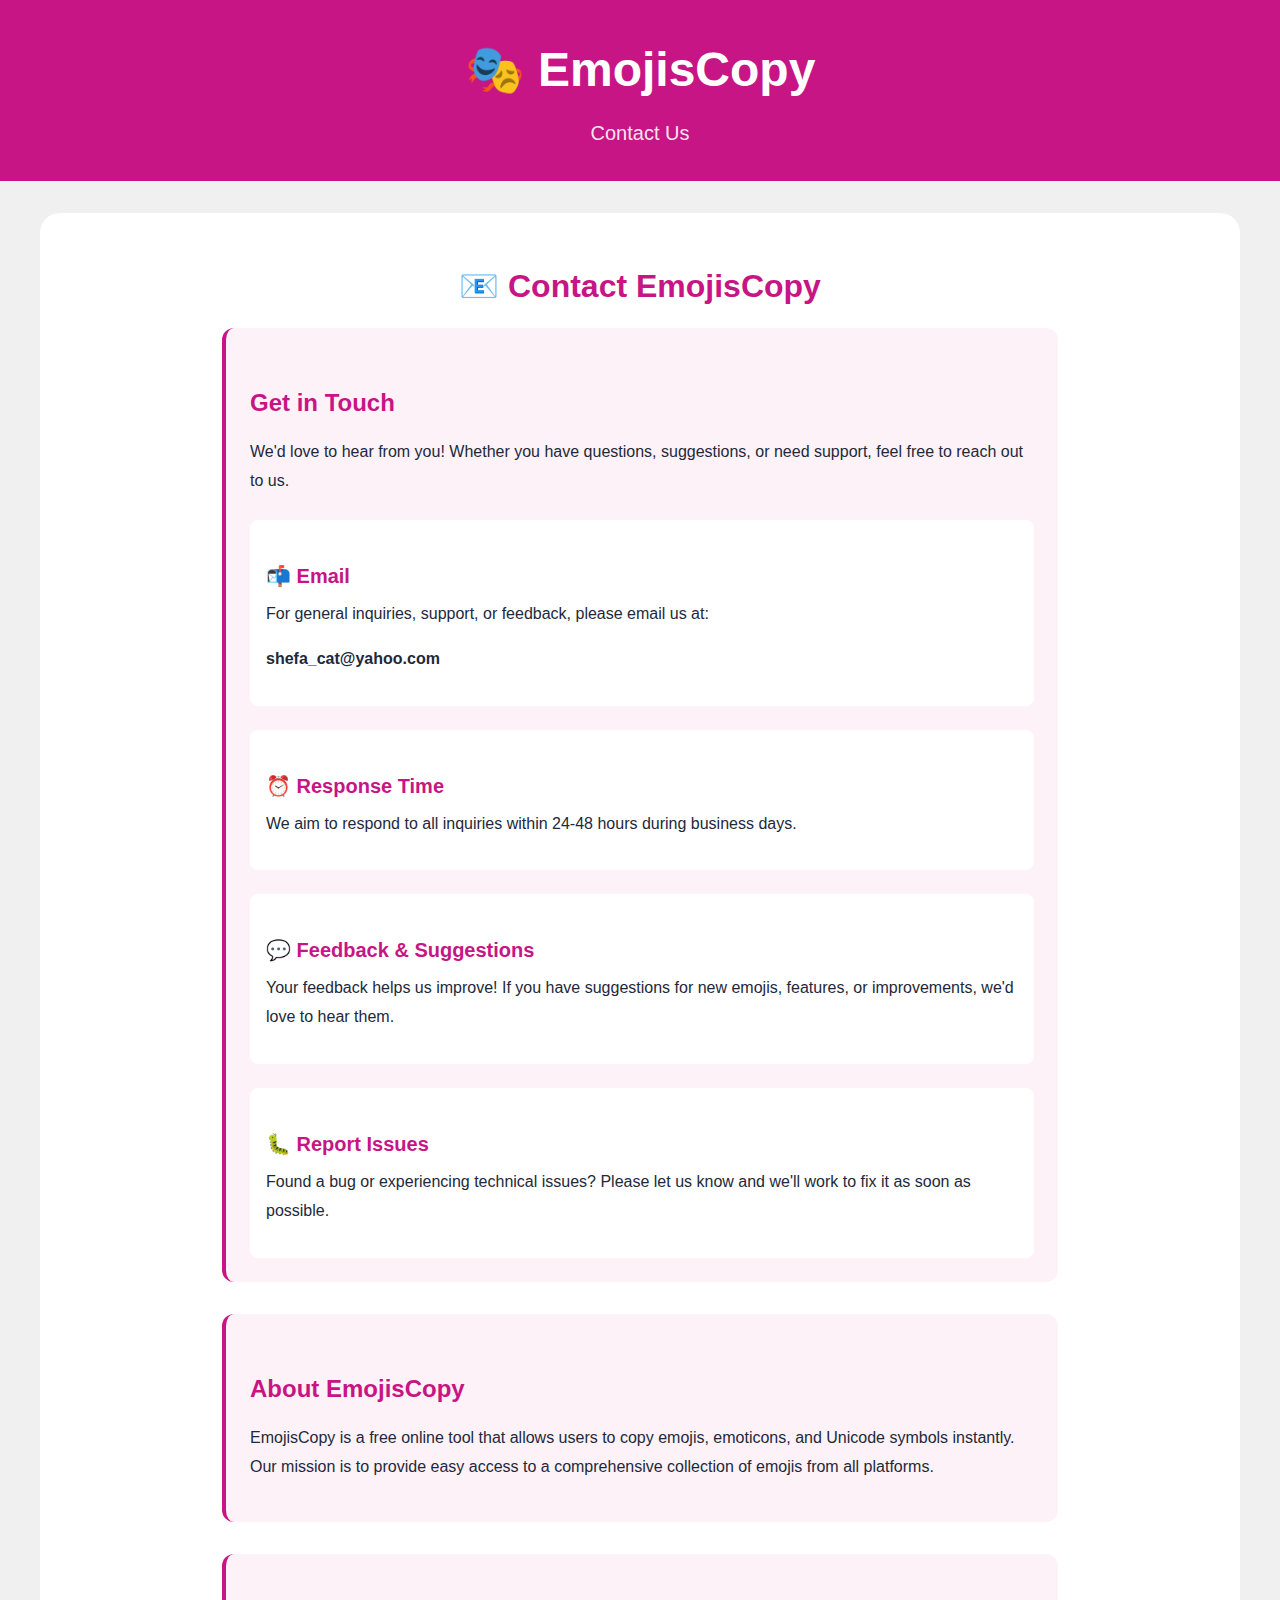
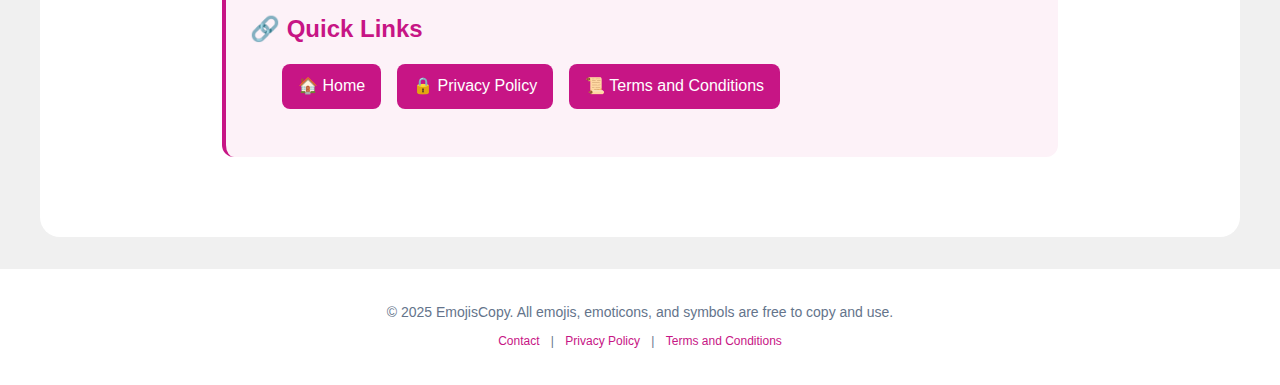
<file: contact.html>
<!DOCTYPE html>
<html lang="en">
<head>
    <meta charset="UTF-8">
    <meta name="viewport" content="width=device-width, initial-scale=1.0">
    <meta name="description" content="Contact EmojisCopy - Get in touch with us for questions, support, or feedback about our free emoji copy tool.">
    <meta name="robots" content="index, follow">
    <link rel="icon" type="image/svg+xml" href="favicon.svg">
    <link rel="alternate icon" href="favicon.svg">
    <link rel="apple-touch-icon" href="favicon.svg">
    <meta name="theme-color" content="#c71585">
    <title>Contact Us - EmojisCopy</title>
    <link rel="stylesheet" href="styles.css">
</head>
<body>
    <header>
        <div class="container">
            <a href="index.html" class="header-link">
                <h1>🎭 EmojisCopy</h1>
                <p class="tagline">Contact Us</p>
            </a>
        </div>
    </header>

    <main class="container">
        <div class="page-content">
            <h2>📧 Contact EmojisCopy</h2>
            
            <div class="contact-section">
                <h3>Get in Touch</h3>
                <p>We'd love to hear from you! Whether you have questions, suggestions, or need support, feel free to reach out to us.</p>
                
                <div class="contact-info">
                    <div class="info-item">
                        <h4>📬 Email</h4>
                        <p>For general inquiries, support, or feedback, please email us at:</p>
                        <p><strong>shefa_cat@yahoo.com</strong></p>
                    </div>
                    
                    <div class="info-item">
                        <h4>⏰ Response Time</h4>
                        <p>We aim to respond to all inquiries within 24-48 hours during business days.</p>
                    </div>
                    
                    <div class="info-item">
                        <h4>💬 Feedback & Suggestions</h4>
                        <p>Your feedback helps us improve! If you have suggestions for new emojis, features, or improvements, we'd love to hear them.</p>
                    </div>
                    
                    <div class="info-item">
                        <h4>🐛 Report Issues</h4>
                        <p>Found a bug or experiencing technical issues? Please let us know and we'll work to fix it as soon as possible.</p>
                    </div>
                </div>
            </div>

            <div class="contact-section">
                <h3>About EmojisCopy</h3>
                <p>EmojisCopy is a free online tool that allows users to copy emojis, emoticons, and Unicode symbols instantly. Our mission is to provide easy access to a comprehensive collection of emojis from all platforms.</p>
            </div>

            <div class="contact-section">
                <h3>🔗 Quick Links</h3>
                <ul class="contact-links">
                    <li><a href="index.html">🏠 Home</a></li>
                    <li><a href="privacy.html">🔒 Privacy Policy</a></li>
                    <li><a href="terms.html">📜 Terms and Conditions</a></li>
                </ul>
            </div>
        </div>
    </main>

    <footer>
        <div class="container">
            <p>&copy; 2025 EmojisCopy. All emojis, emoticons, and symbols are free to copy and use.</p>
            <p><a href="contact.html">Contact</a> | <a href="privacy.html">Privacy Policy</a> | <a href="terms.html">Terms and Conditions</a></p>
        </div>
    </footer>
</body>
</html>
</file>
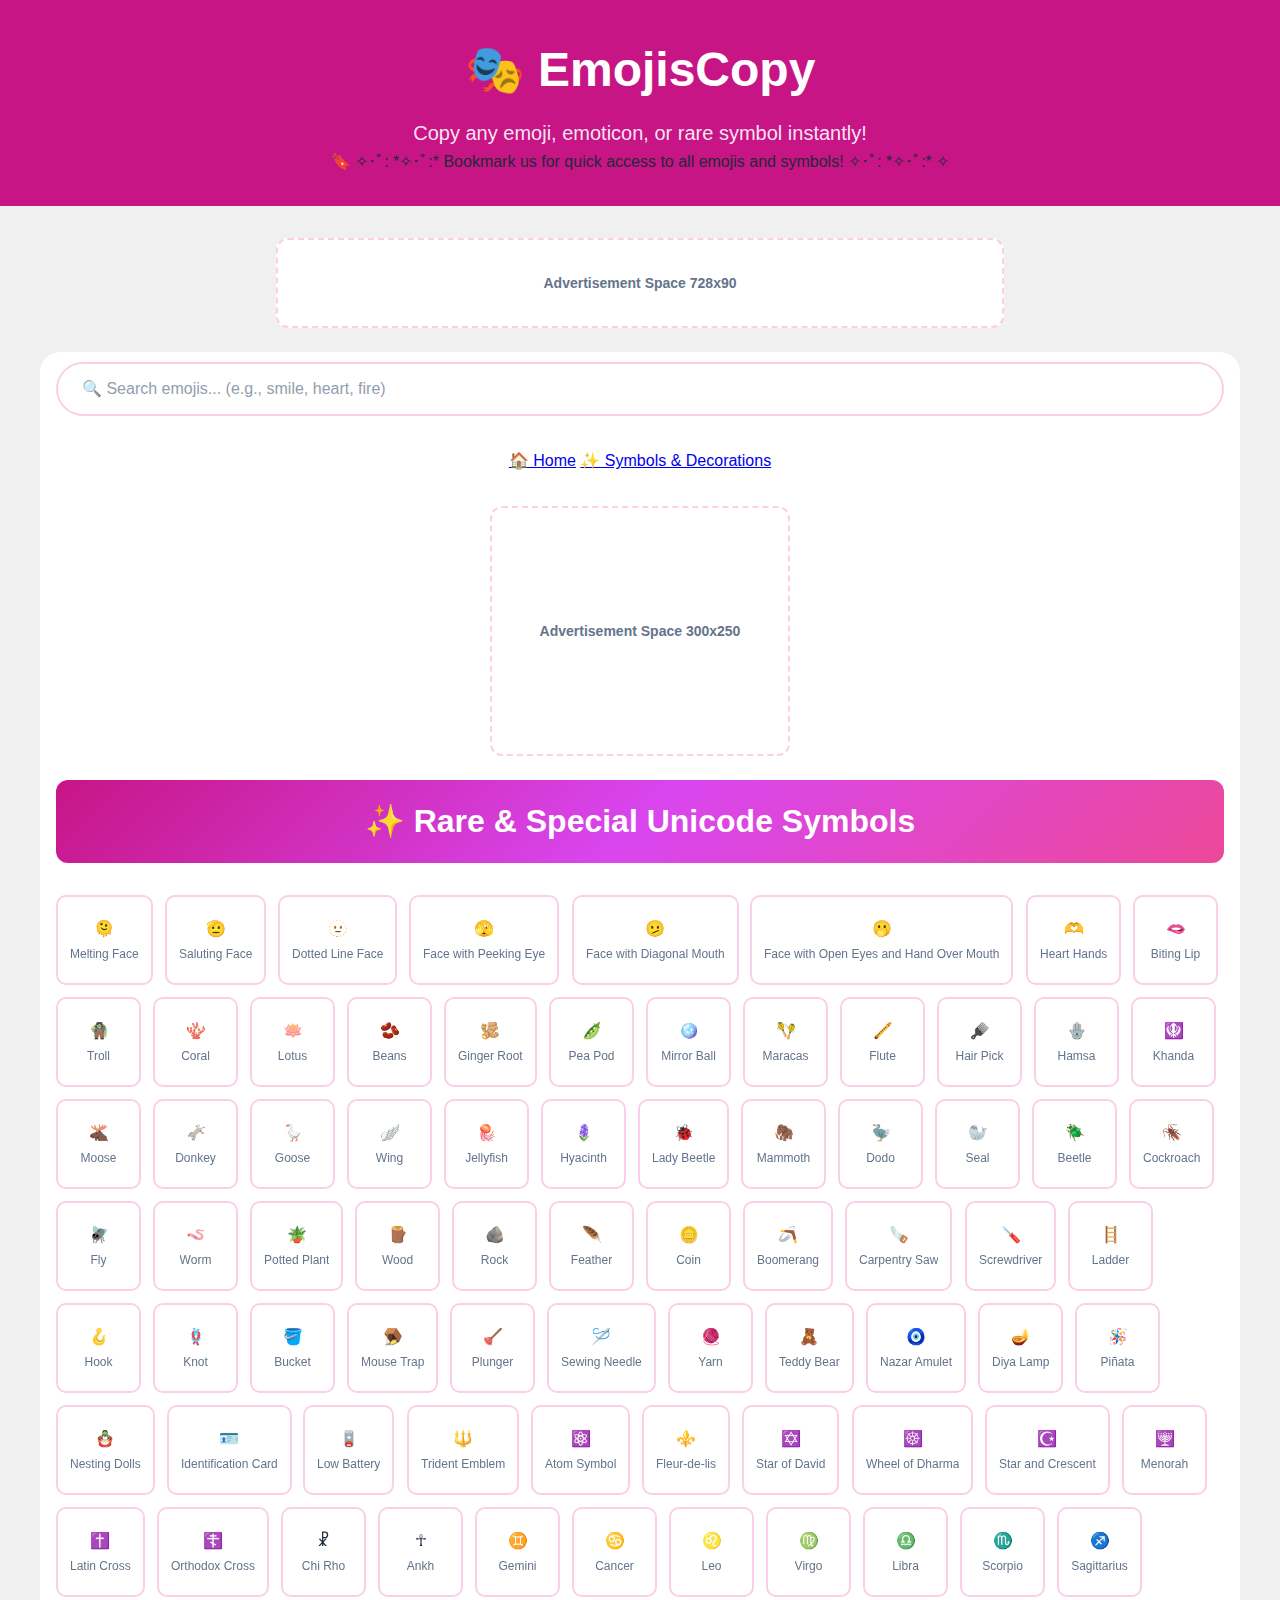
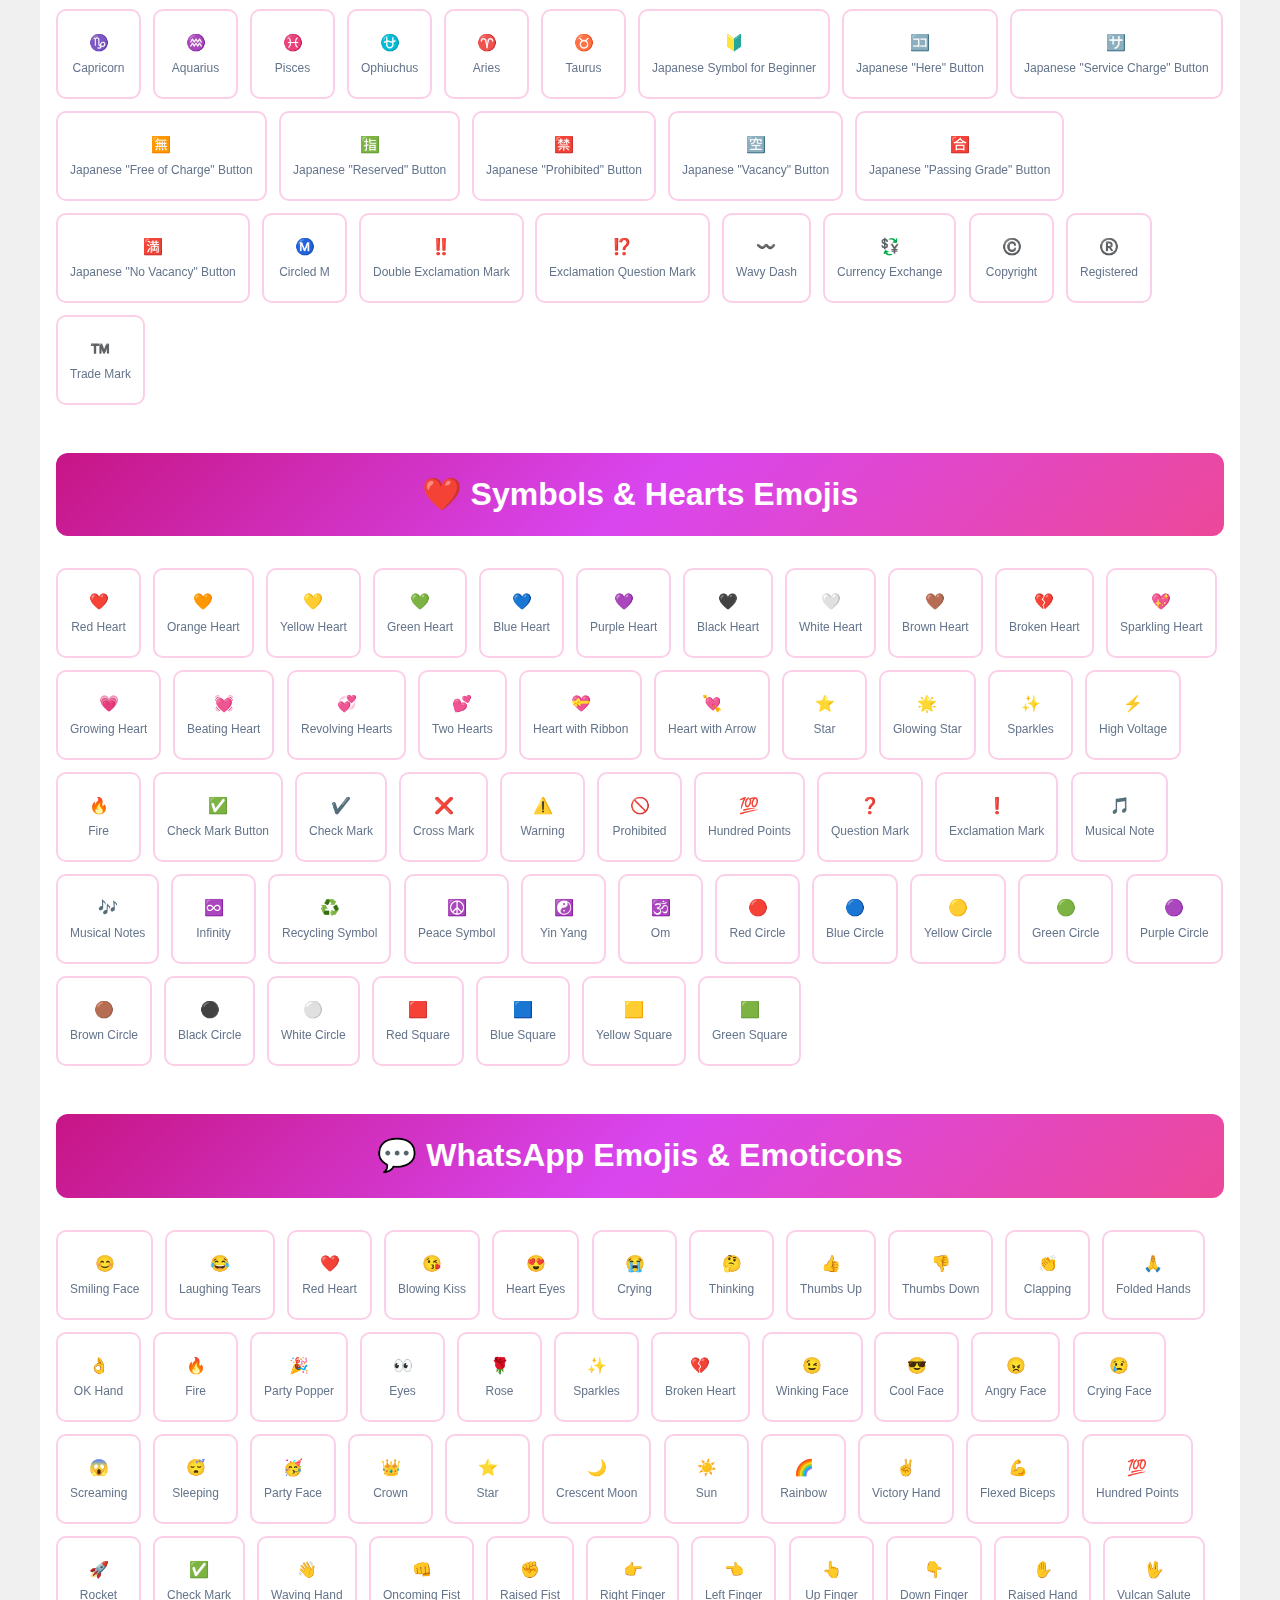
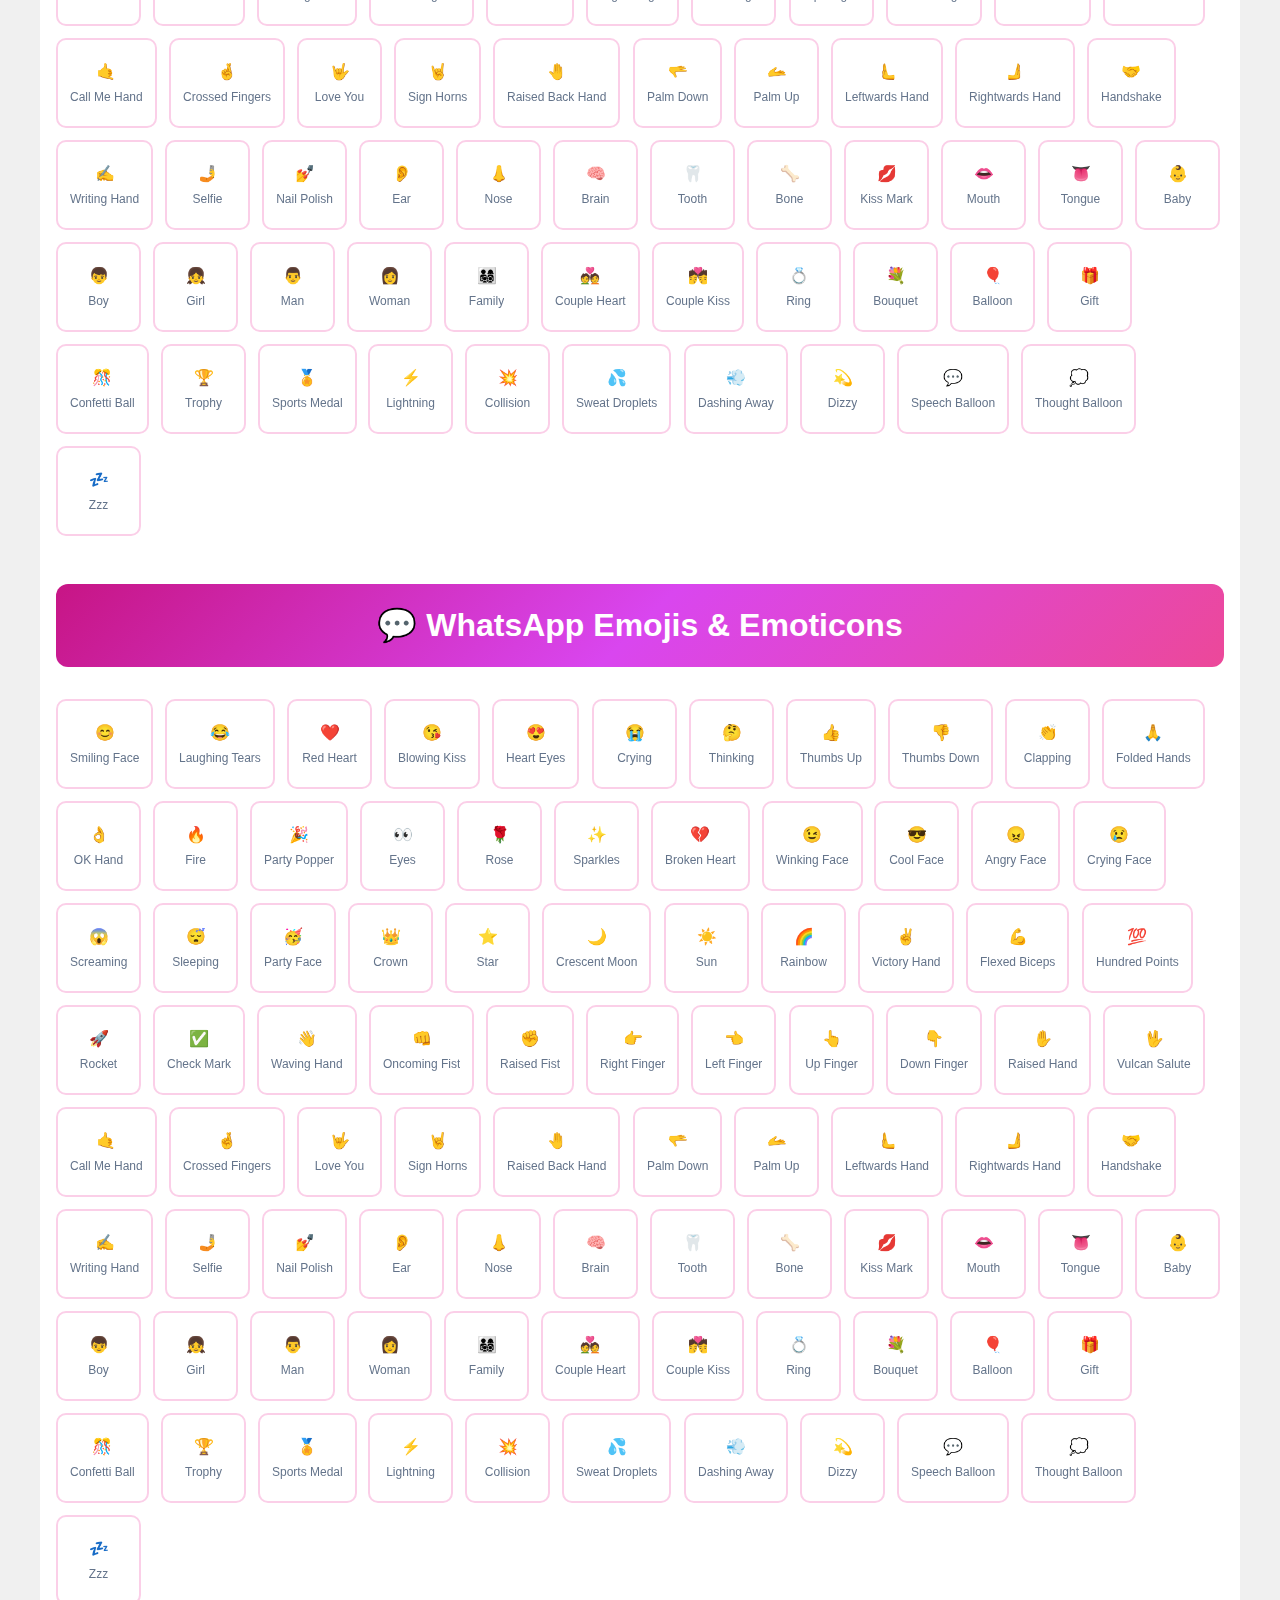
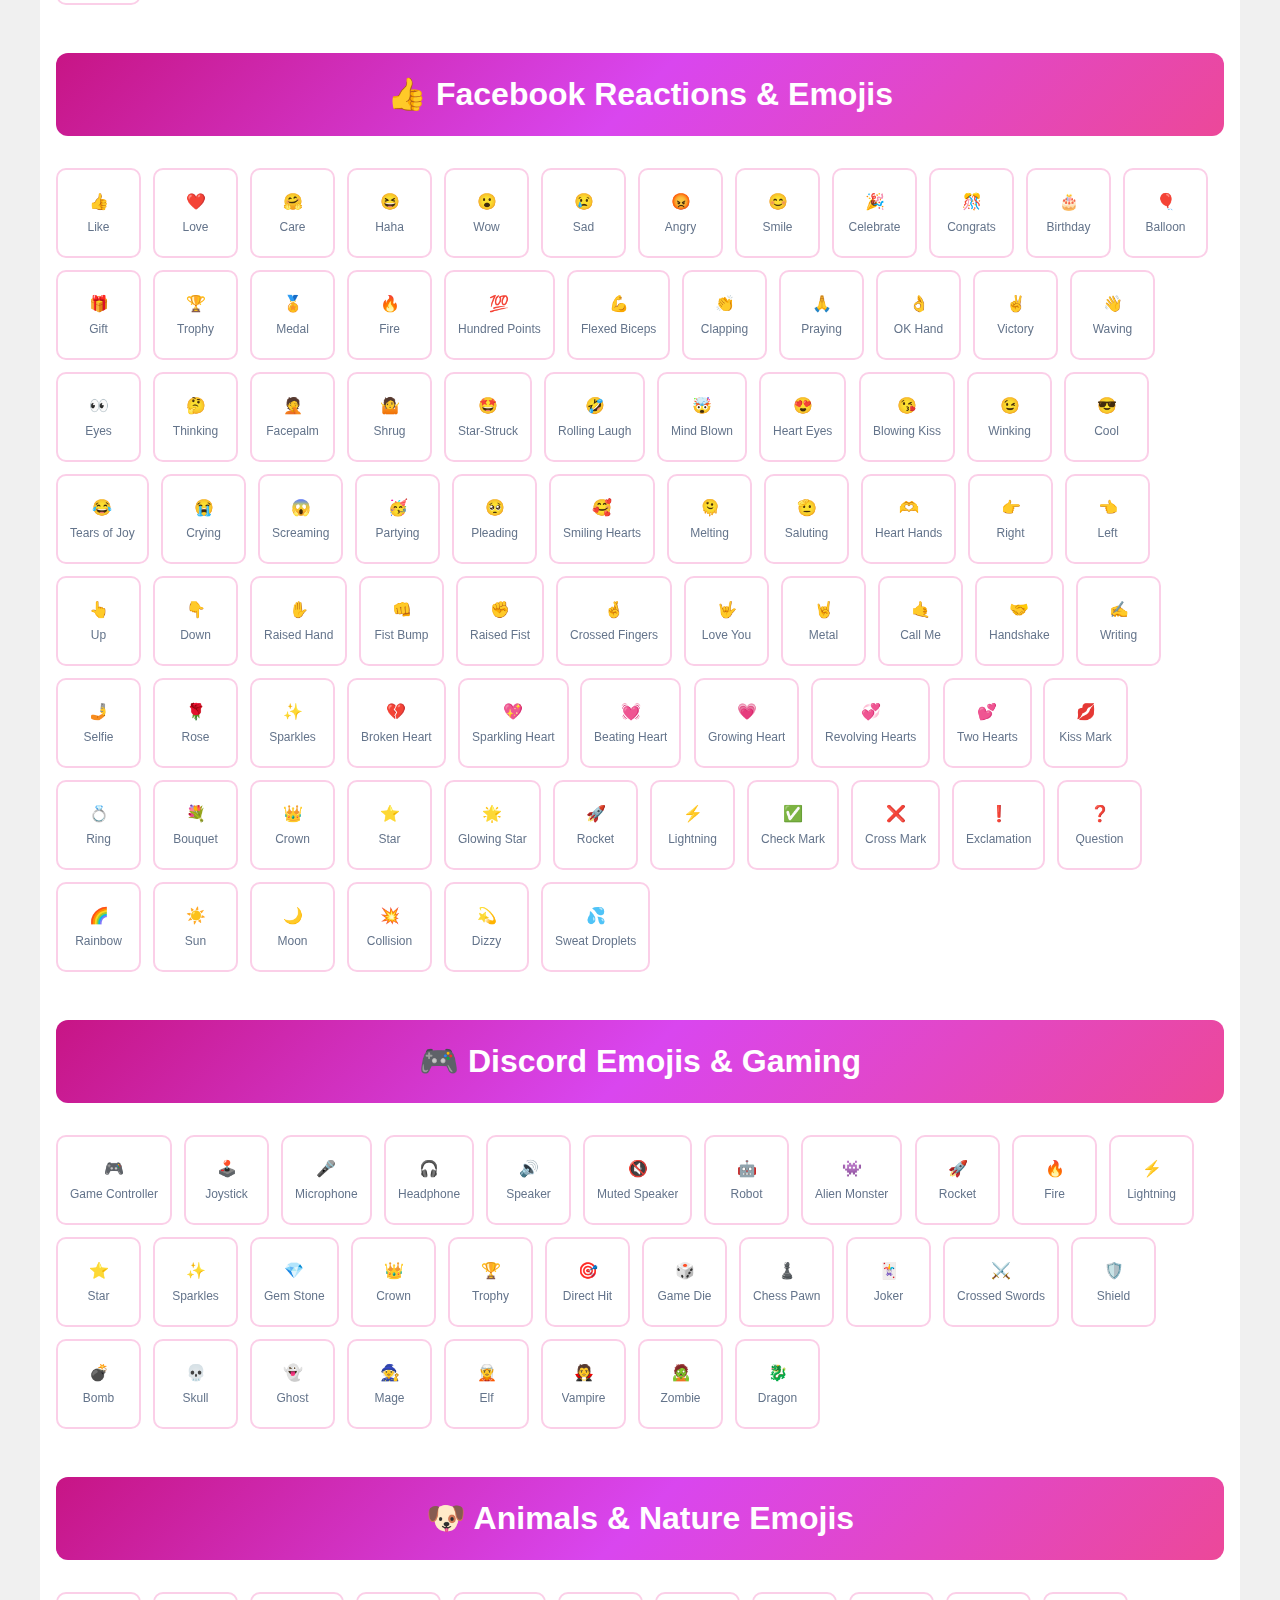
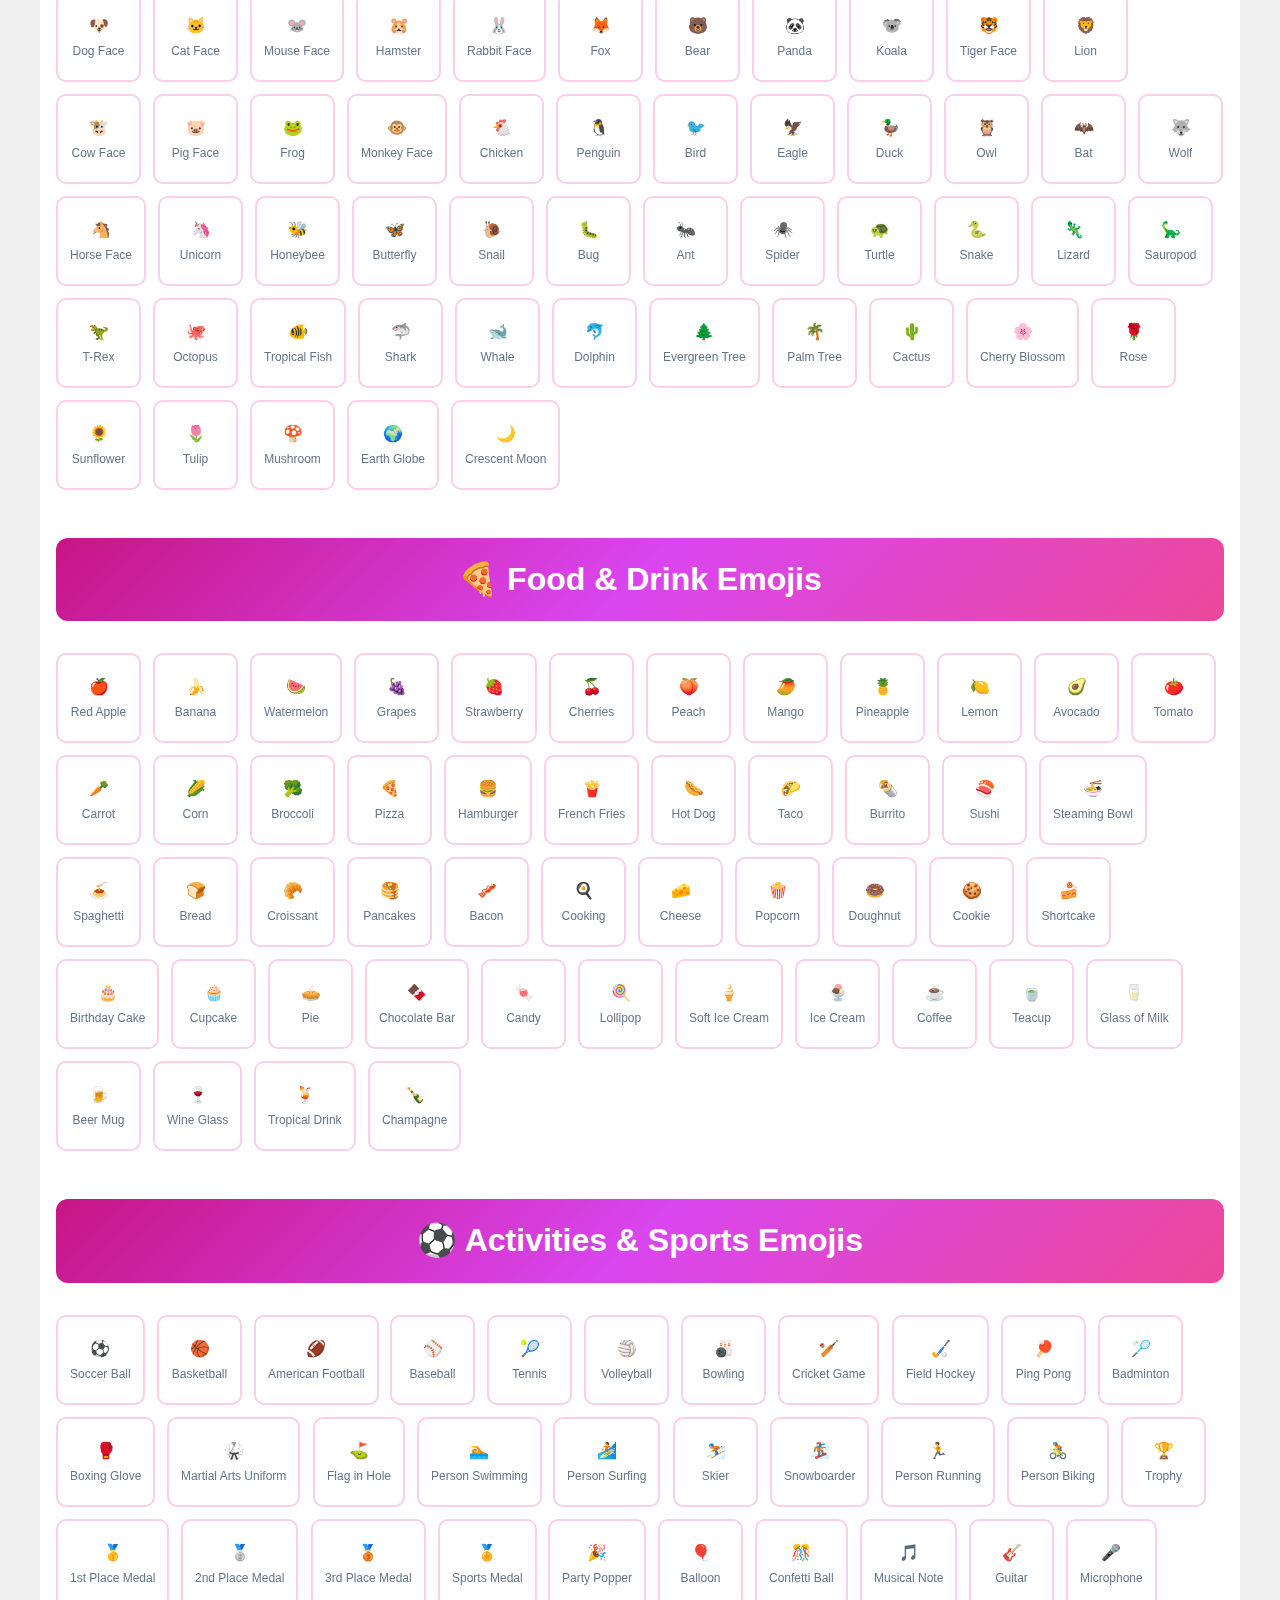
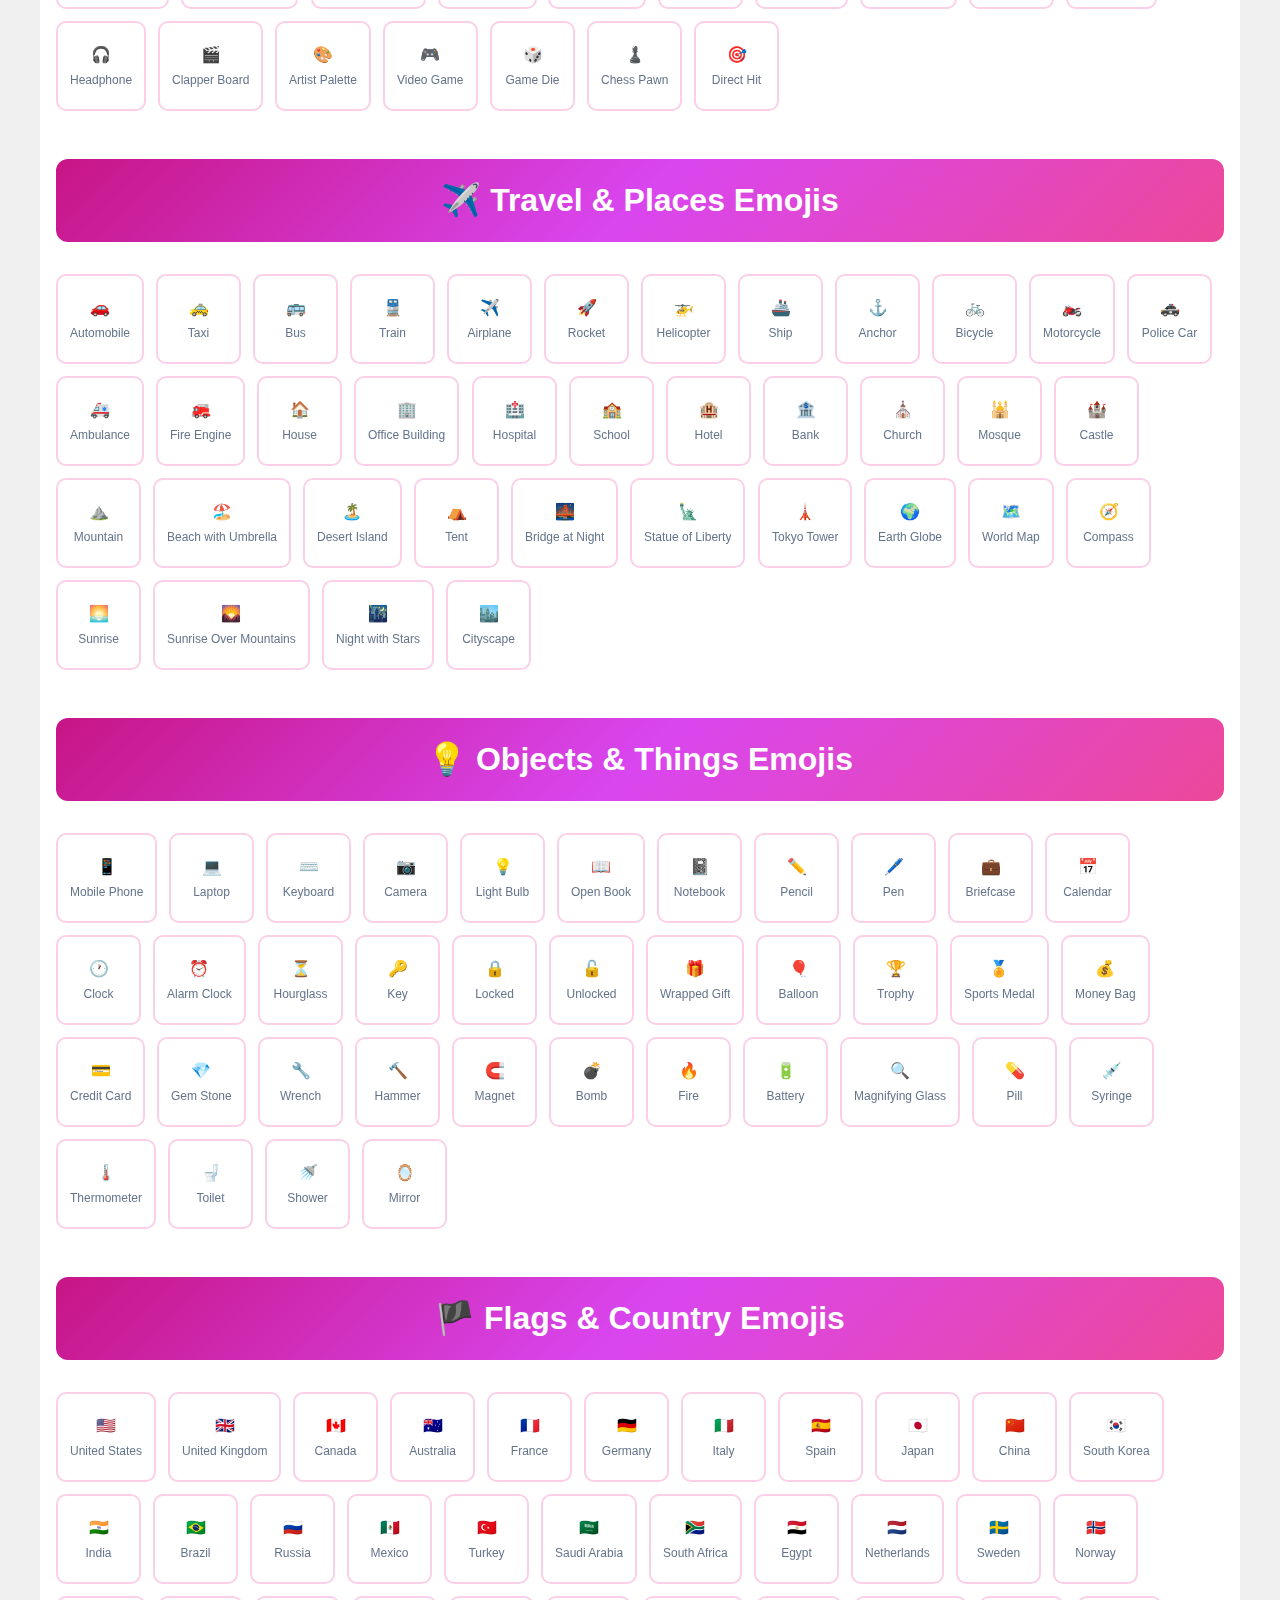
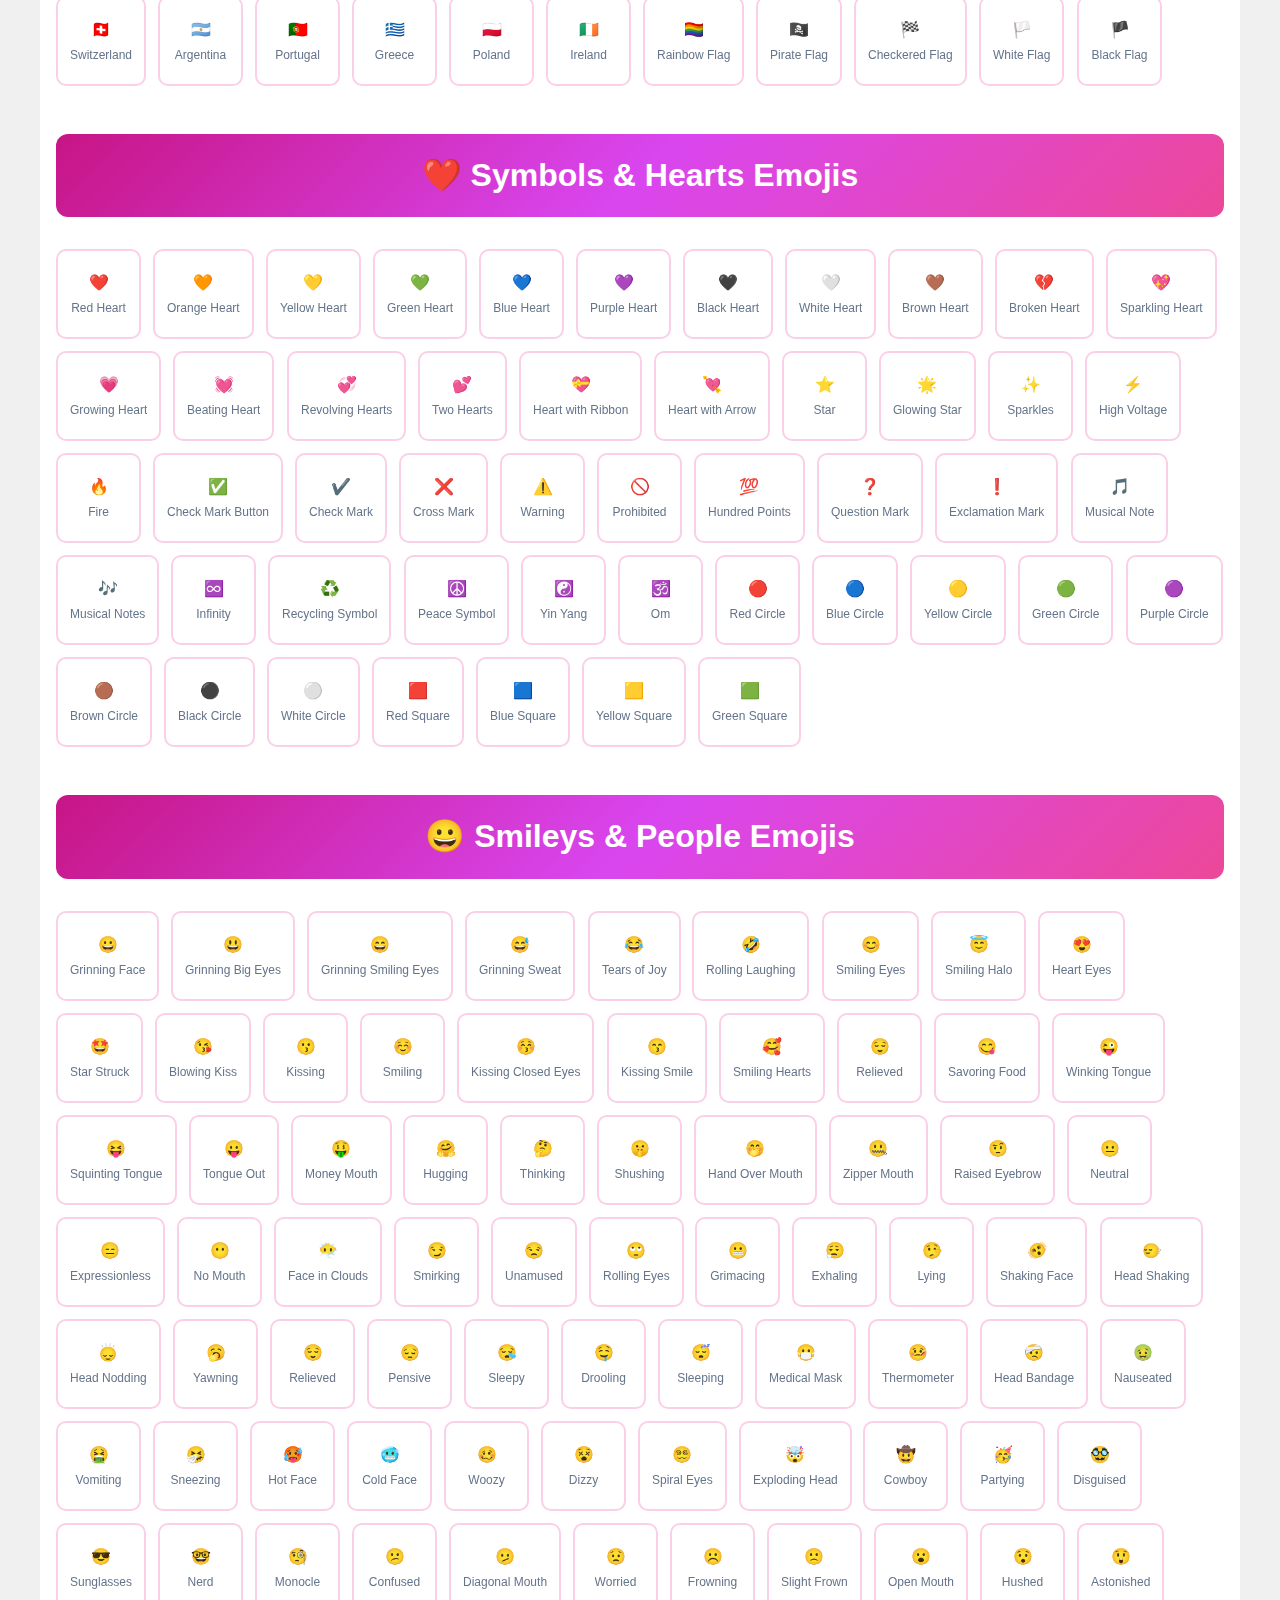
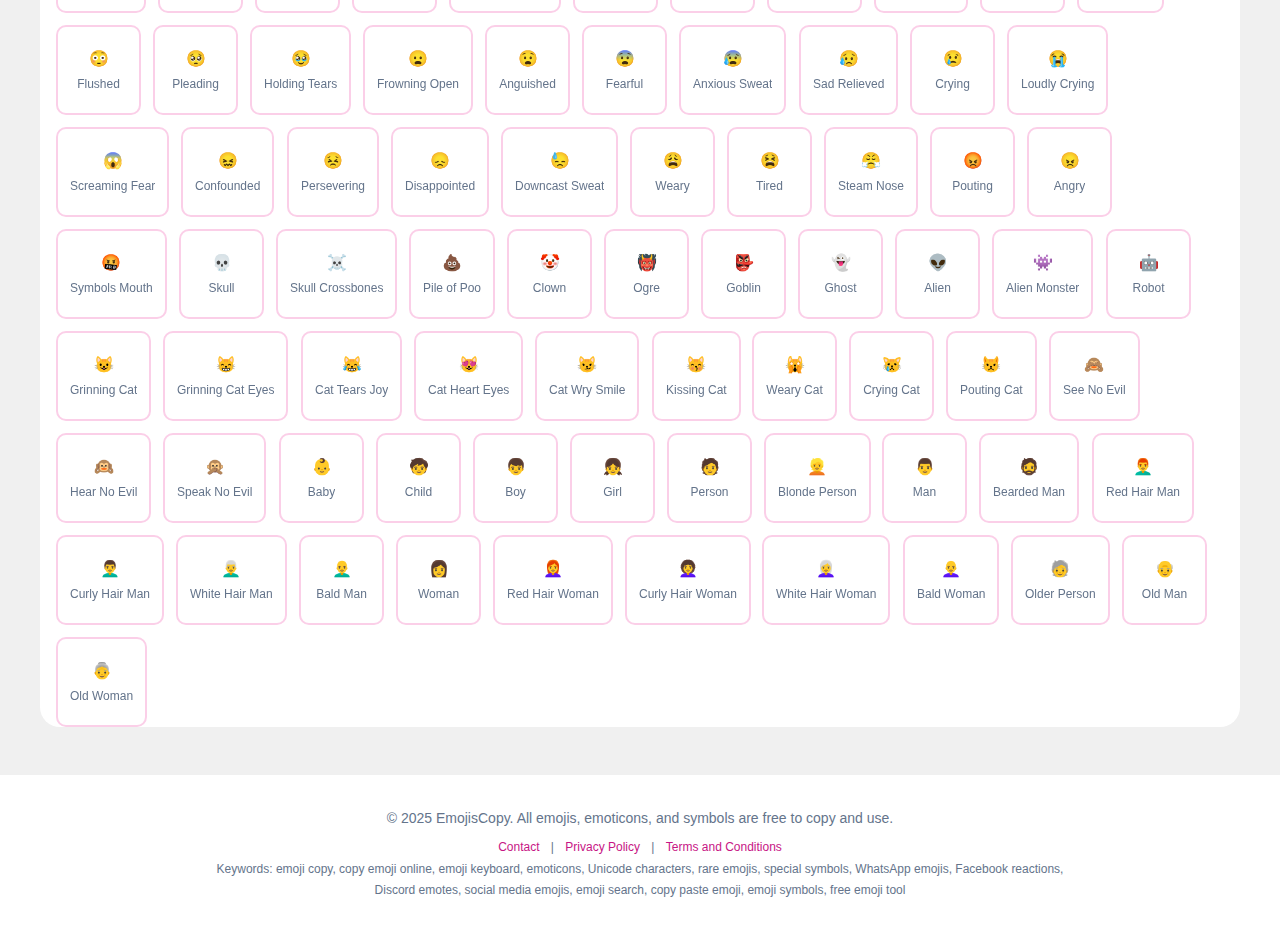
<file: emojis.html>
<!DOCTYPE html>
<html lang="en">
<head>
    <meta charset="UTF-8">
    <meta name="viewport" content="width=device-width, initial-scale=1.0">
    <script async src="https://pagead2.googlesyndication.com/pagead/js/adsbygoogle.js?client=ca-pub-9548270312571067"
     crossorigin="anonymous"></script>
    <!-- Primary Meta Tags -->
    <title>All Emojis - EmojisCopy | Copy Emojis, Emoticons & Symbols</title>
    <meta name="title" content="All Emojis - EmojisCopy | Copy Emojis, Emoticons & Symbols">
    <meta name="description" content="Browse all emojis, emoticons, and symbols on EmojisCopy. Find WhatsApp emojis, Facebook reactions, Discord emotes, rare Unicode symbols, and more. Free emoji keyboard online.">
    <meta name="keywords" content="emoji copy, copy emoji, emoji keyboard, emoticons, Unicode symbols, WhatsApp emojis, Facebook reactions, rare emojis, Discord emotes, copy paste emoji, emoji symbols, social media emojis, emoji search, free emoji tool">
    <meta name="author" content="EmojisCopy">
    <meta name="robots" content="index, follow">
    <link rel="canonical" href="https://emoji2copy.com/emojis.html">
    
    <!-- Open Graph / Facebook -->
    <meta property="og:type" content="website">
    <meta property="og:url" content="https://emoji2copy.com/emojis.html">
    <meta property="og:title" content="All Emojis - EmojisCopy">
    <meta property="og:description" content="Browse all emojis, emoticons, and symbols. Copy any emoji with one click.">
    <meta property="og:image" content="https://emoji2copy.com/favicon.ico">
    
    <!-- Twitter -->
    <meta name="twitter:card" content="summary">
    <meta name="twitter:url" content="https://emoji2copy.com/emojis.html">
    <meta name="twitter:title" content="All Emojis - EmojisCopy">
    <meta name="twitter:description" content="Browse all emojis, emoticons, and symbols. Copy any emoji with one click.">
    
    <!-- Favicon -->
    <link rel="icon" type="image/svg+xml" href="favicon.ico">
    <link rel="alternate icon" href="favicon.ico">
    <link rel="apple-touch-icon" href="favicon.ico">
    <meta name="theme-color" content="#c71585">
    
    <!-- Stylesheet -->
    <link rel="stylesheet" href="styles.css">
</head>
<body>
    <header itemscope itemtype="https://schema.org/WPHeader">
        <div class="container">
            <a href="index.html" class="header-link">
                <h1 itemprop="headline">🎭 EmojisCopy</h1>
                <p class="tagline" itemprop="description">Copy any emoji, emoticon, or rare symbol instantly!</p>
            </a>
            <p class="bookmark-message">🔖 ✧･ﾟ: *✧･ﾟ:* Bookmark us for quick access to all emojis and symbols! ✧･ﾟ: *✧･ﾟ:* ✧</p>
        </div>
    </header>

    <!-- Ad Space Top -->
    <div class="ad-space ad-top">
        <div class="ad-placeholder">Advertisement Space 728x90</div>
    </div>

    <main class="container" itemscope itemtype="https://schema.org/ItemList">
        <!-- Search Bar -->
        <div class="search-container">
            <label for="searchInput" class="sr-only" hidden>Search emojis</label>
            <input type="search" id="searchInput" name="search" placeholder="🔍 Search emojis... (e.g., smile, heart, fire)" aria-label="Search emojis by keyword">
        </div>

        <!-- Copy Notification -->
        <div id="copyNotification" class="copy-notification">✓ Copied to clipboard!</div>

        <!-- Navigation Links -->
        <div class="nav-links" style="margin-bottom: 2rem; text-align: center;">
            <a href="index.html">🏠 Home</a>
            <a href="symbols.html">✨ Symbols & Decorations</a>
        </div>

        <!-- Tab Content - All Emoji Sections -->
        <!-- NOTE: All emoji sections (rare, symbols, whatsapp, facebook, discord, animals, food, activities, travel, objects, flags, smileys) will be inserted here from index.html -->

        <!-- Ad Space Bottom -->
        <div class="ad-space ad-bottom">
            <div class="ad-placeholder">Advertisement Space 300x250</div>
        </div>

        <div class="tab-content" id="rare">
            <h2>✨ Rare & Special Unicode Symbols</h2>
            <div class="emoji-grid">
                <div class="emoji-item" data-keywords="melting face">🫠<span>Melting Face</span></div>
                <div class="emoji-item" data-keywords="saluting face">🫡<span>Saluting Face</span></div>
                <div class="emoji-item" data-keywords="dotted line face">🫥<span>Dotted Line Face</span></div>
                <div class="emoji-item" data-keywords="peeking face">🫣<span>Face with Peeking Eye</span></div>
                <div class="emoji-item" data-keywords="diagonal mouth">🫤<span>Face with Diagonal Mouth</span></div>
                <div class="emoji-item" data-keywords="hand over mouth">🫢<span>Face with Open Eyes and Hand Over Mouth</span></div>
                <div class="emoji-item" data-keywords="hand heart">🫶<span>Heart Hands</span></div>
                <div class="emoji-item" data-keywords="biting lip">🫦<span>Biting Lip</span></div>
                <div class="emoji-item" data-keywords="troll face">🧌<span>Troll</span></div>
                <div class="emoji-item" data-keywords="coral">🪸<span>Coral</span></div>
                <div class="emoji-item" data-keywords="lotus">🪷<span>Lotus</span></div>
                <div class="emoji-item" data-keywords="beans">🫘<span>Beans</span></div>
                <div class="emoji-item" data-keywords="ginger">🫚<span>Ginger Root</span></div>
                <div class="emoji-item" data-keywords="pea pod">🫛<span>Pea Pod</span></div>
                <div class="emoji-item" data-keywords="mirror ball disco">🪩<span>Mirror Ball</span></div>
                <div class="emoji-item" data-keywords="maracas">🪇<span>Maracas</span></div>
                <div class="emoji-item" data-keywords="flute">🪈<span>Flute</span></div>
                <div class="emoji-item" data-keywords="hair pick">🪮<span>Hair Pick</span></div>
                <div class="emoji-item" data-keywords="hamsa">🪬<span>Hamsa</span></div>
                <div class="emoji-item" data-keywords="khanda">🪯<span>Khanda</span></div>
                <div class="emoji-item" data-keywords="moose">🫎<span>Moose</span></div>
                <div class="emoji-item" data-keywords="donkey">🫏<span>Donkey</span></div>
                <div class="emoji-item" data-keywords="goose">🪿<span>Goose</span></div>
                <div class="emoji-item" data-keywords="wing">🪽<span>Wing</span></div>
                <div class="emoji-item" data-keywords="jellyfish">🪼<span>Jellyfish</span></div>
                <div class="emoji-item" data-keywords="hyacinth">🪻<span>Hyacinth</span></div>
                <div class="emoji-item" data-keywords="ladybug beetle">🐞<span>Lady Beetle</span></div>
                <div class="emoji-item" data-keywords="mammoth">🦣<span>Mammoth</span></div>
                <div class="emoji-item" data-keywords="dodo">🦤<span>Dodo</span></div>
                <div class="emoji-item" data-keywords="seal">🦭<span>Seal</span></div>
                <div class="emoji-item" data-keywords="beetle">🪲<span>Beetle</span></div>
                <div class="emoji-item" data-keywords="cockroach">🪳<span>Cockroach</span></div>
                <div class="emoji-item" data-keywords="fly">🪰<span>Fly</span></div>
                <div class="emoji-item" data-keywords="worm">🪱<span>Worm</span></div>
                <div class="emoji-item" data-keywords="potted plant">🪴<span>Potted Plant</span></div>
                <div class="emoji-item" data-keywords="wood">🪵<span>Wood</span></div>
                <div class="emoji-item" data-keywords="rock stone">🪨<span>Rock</span></div>
                <div class="emoji-item" data-keywords="feather">🪶<span>Feather</span></div>
                <div class="emoji-item" data-keywords="coin">🪙<span>Coin</span></div>
                <div class="emoji-item" data-keywords="boomerang">🪃<span>Boomerang</span></div>
                <div class="emoji-item" data-keywords="carpentry saw">🪚<span>Carpentry Saw</span></div>
                <div class="emoji-item" data-keywords="screwdriver">🪛<span>Screwdriver</span></div>
                <div class="emoji-item" data-keywords="ladder">🪜<span>Ladder</span></div>
                <div class="emoji-item" data-keywords="hook">🪝<span>Hook</span></div>
                <div class="emoji-item" data-keywords="knot">🪢<span>Knot</span></div>
                <div class="emoji-item" data-keywords="bucket">🪣<span>Bucket</span></div>
                <div class="emoji-item" data-keywords="mouse trap">🪤<span>Mouse Trap</span></div>
                <div class="emoji-item" data-keywords="plunger">🪠<span>Plunger</span></div>
                <div class="emoji-item" data-keywords="sewing needle">🪡<span>Sewing Needle</span></div>
                <div class="emoji-item" data-keywords="yarn">🧶<span>Yarn</span></div>
                <div class="emoji-item" data-keywords="teddy bear">🧸<span>Teddy Bear</span></div>
                <div class="emoji-item" data-keywords="nazar amulet evil eye">🧿<span>Nazar Amulet</span></div>
                <div class="emoji-item" data-keywords="diya lamp">🪔<span>Diya Lamp</span></div>
                <div class="emoji-item" data-keywords="pinata">🪅<span>Piñata</span></div>
                <div class="emoji-item" data-keywords="nesting dolls">🪆<span>Nesting Dolls</span></div>
                <div class="emoji-item" data-keywords="identification card">🪪<span>Identification Card</span></div>
                <div class="emoji-item" data-keywords="low battery">🪫<span>Low Battery</span></div>
                <div class="emoji-item" data-keywords="trident">🔱<span>Trident Emblem</span></div>
                <div class="emoji-item" data-keywords="atom science">⚛️<span>Atom Symbol</span></div>
                <div class="emoji-item" data-keywords="fleur de lis">⚜️<span>Fleur-de-lis</span></div>
                <div class="emoji-item" data-keywords="star of david">✡️<span>Star of David</span></div>
                <div class="emoji-item" data-keywords="wheel of dharma">☸️<span>Wheel of Dharma</span></div>
                <div class="emoji-item" data-keywords="star moon islam">☪️<span>Star and Crescent</span></div>
                <div class="emoji-item" data-keywords="menorah">🕎<span>Menorah</span></div>
                <div class="emoji-item" data-keywords="latin cross">✝️<span>Latin Cross</span></div>
                <div class="emoji-item" data-keywords="orthodox cross">☦️<span>Orthodox Cross</span></div>
                <div class="emoji-item" data-keywords="chi rho">☧<span>Chi Rho</span></div>
                <div class="emoji-item" data-keywords="ankh">☥<span>Ankh</span></div>
                <div class="emoji-item" data-keywords="gemini zodiac">♊<span>Gemini</span></div>
                <div class="emoji-item" data-keywords="cancer zodiac">♋<span>Cancer</span></div>
                <div class="emoji-item" data-keywords="leo zodiac">♌<span>Leo</span></div>
                <div class="emoji-item" data-keywords="virgo zodiac">♍<span>Virgo</span></div>
                <div class="emoji-item" data-keywords="libra zodiac">♎<span>Libra</span></div>
                <div class="emoji-item" data-keywords="scorpio zodiac">♏<span>Scorpio</span></div>
                <div class="emoji-item" data-keywords="sagittarius zodiac">♐<span>Sagittarius</span></div>
                <div class="emoji-item" data-keywords="capricorn zodiac">♑<span>Capricorn</span></div>
                <div class="emoji-item" data-keywords="aquarius zodiac">♒<span>Aquarius</span></div>
                <div class="emoji-item" data-keywords="pisces zodiac">♓<span>Pisces</span></div>
                <div class="emoji-item" data-keywords="ophiuchus zodiac">⛎<span>Ophiuchus</span></div>
                <div class="emoji-item" data-keywords="aries zodiac">♈<span>Aries</span></div>
                <div class="emoji-item" data-keywords="taurus zodiac">♉<span>Taurus</span></div>
                <div class="emoji-item" data-keywords="japanese symbol beginner">🔰<span>Japanese Symbol for Beginner</span></div>
                <div class="emoji-item" data-keywords="japanese button">🈁<span>Japanese "Here" Button</span></div>
                <div class="emoji-item" data-keywords="japanese button">🈂️<span>Japanese "Service Charge" Button</span></div>
                <div class="emoji-item" data-keywords="japanese button">🈚<span>Japanese "Free of Charge" Button</span></div>
                <div class="emoji-item" data-keywords="japanese button">🈯<span>Japanese "Reserved" Button</span></div>
                <div class="emoji-item" data-keywords="japanese button">🈲<span>Japanese "Prohibited" Button</span></div>
                <div class="emoji-item" data-keywords="japanese button">🈳<span>Japanese "Vacancy" Button</span></div>
                <div class="emoji-item" data-keywords="japanese button">🈴<span>Japanese "Passing Grade" Button</span></div>
                <div class="emoji-item" data-keywords="japanese button">🈵<span>Japanese "No Vacancy" Button</span></div>
                <div class="emoji-item" data-keywords="circled m">Ⓜ️<span>Circled M</span></div>
                <div class="emoji-item" data-keywords="double exclamation">‼️<span>Double Exclamation Mark</span></div>
                <div class="emoji-item" data-keywords="exclamation question">⁉️<span>Exclamation Question Mark</span></div>
                <div class="emoji-item" data-keywords="wavy dash">〰️<span>Wavy Dash</span></div>
                <div class="emoji-item" data-keywords="currency exchange">💱<span>Currency Exchange</span></div>
                <div class="emoji-item" data-keywords="copyright">©️<span>Copyright</span></div>
                <div class="emoji-item" data-keywords="registered">®️<span>Registered</span></div>
                <div class="emoji-item" data-keywords="trademark">™️<span>Trade Mark</span></div>
            </div>
        </div>


        <div class="tab-content" id="symbols">
            <h2>❤️ Symbols & Hearts Emojis</h2>
            <div class="emoji-grid">
                <div class="emoji-item" data-keywords="heart love red">❤️<span>Red Heart</span></div>
                <div class="emoji-item" data-keywords="heart orange">🧡<span>Orange Heart</span></div>
                <div class="emoji-item" data-keywords="heart yellow">💛<span>Yellow Heart</span></div>
                <div class="emoji-item" data-keywords="heart green">💚<span>Green Heart</span></div>
                <div class="emoji-item" data-keywords="heart blue">💙<span>Blue Heart</span></div>
                <div class="emoji-item" data-keywords="heart purple">💜<span>Purple Heart</span></div>
                <div class="emoji-item" data-keywords="heart black">🖤<span>Black Heart</span></div>
                <div class="emoji-item" data-keywords="heart white">🤍<span>White Heart</span></div>
                <div class="emoji-item" data-keywords="heart brown">🤎<span>Brown Heart</span></div>
                <div class="emoji-item" data-keywords="heart broken sad">💔<span>Broken Heart</span></div>
                <div class="emoji-item" data-keywords="heart sparkle">💖<span>Sparkling Heart</span></div>
                <div class="emoji-item" data-keywords="heart grow">💗<span>Growing Heart</span></div>
                <div class="emoji-item" data-keywords="heart beat pulse">💓<span>Beating Heart</span></div>
                <div class="emoji-item" data-keywords="heart revolving">💞<span>Revolving Hearts</span></div>
                <div class="emoji-item" data-keywords="heart two">💕<span>Two Hearts</span></div>
                <div class="emoji-item" data-keywords="heart ribbon">💝<span>Heart with Ribbon</span></div>
                <div class="emoji-item" data-keywords="heart arrow">💘<span>Heart with Arrow</span></div>
                <div class="emoji-item" data-keywords="star">⭐<span>Star</span></div>
                <div class="emoji-item" data-keywords="star glowing">🌟<span>Glowing Star</span></div>
                <div class="emoji-item" data-keywords="sparkle shine">✨<span>Sparkles</span></div>
                <div class="emoji-item" data-keywords="lightning bolt">⚡<span>High Voltage</span></div>
                <div class="emoji-item" data-keywords="fire flame">🔥<span>Fire</span></div>
                <div class="emoji-item" data-keywords="check mark">✅<span>Check Mark Button</span></div>
                <div class="emoji-item" data-keywords="check tick">✔️<span>Check Mark</span></div>
                <div class="emoji-item" data-keywords="cross x">❌<span>Cross Mark</span></div>
                <div class="emoji-item" data-keywords="warning alert">⚠️<span>Warning</span></div>
                <div class="emoji-item" data-keywords="no entry stop">🚫<span>Prohibited</span></div>
                <div class="emoji-item" data-keywords="hundred perfect">💯<span>Hundred Points</span></div>
                <div class="emoji-item" data-keywords="question mark">❓<span>Question Mark</span></div>
                <div class="emoji-item" data-keywords="exclamation">❗<span>Exclamation Mark</span></div>
                <div class="emoji-item" data-keywords="music note">🎵<span>Musical Note</span></div>
                <div class="emoji-item" data-keywords="music notes">🎶<span>Musical Notes</span></div>
                <div class="emoji-item" data-keywords="infinity">♾️<span>Infinity</span></div>
                <div class="emoji-item" data-keywords="recycle">♻️<span>Recycling Symbol</span></div>
                <div class="emoji-item" data-keywords="peace">☮️<span>Peace Symbol</span></div>
                <div class="emoji-item" data-keywords="yin yang">☯️<span>Yin Yang</span></div>
                <div class="emoji-item" data-keywords="om">🕉️<span>Om</span></div>
                <div class="emoji-item" data-keywords="circle red">🔴<span>Red Circle</span></div>
                <div class="emoji-item" data-keywords="circle blue">🔵<span>Blue Circle</span></div>
                <div class="emoji-item" data-keywords="circle yellow">🟡<span>Yellow Circle</span></div>
                <div class="emoji-item" data-keywords="circle green">🟢<span>Green Circle</span></div>
                <div class="emoji-item" data-keywords="circle purple">🟣<span>Purple Circle</span></div>
                <div class="emoji-item" data-keywords="circle brown">🟤<span>Brown Circle</span></div>
                <div class="emoji-item" data-keywords="circle black">⚫<span>Black Circle</span></div>
                <div class="emoji-item" data-keywords="circle white">⚪<span>White Circle</span></div>
                <div class="emoji-item" data-keywords="square red">🟥<span>Red Square</span></div>
                <div class="emoji-item" data-keywords="square blue">🟦<span>Blue Square</span></div>
                <div class="emoji-item" data-keywords="square yellow">🟨<span>Yellow Square</span></div>
                <div class="emoji-item" data-keywords="square green">🟩<span>Green Square</span></div>
            </div>
        </div>

        <div class="tab-content" id="whatsapp">
            <h2>💬 WhatsApp Emojis & Emoticons</h2>
            <div class="emoji-grid">
                <div class="emoji-item" data-keywords="whatsapp smile happy joy blush warm">😊<span>Smiling Face</span></div>
                <div class="emoji-item" data-keywords="whatsapp laugh joy lol funny tears">😂<span>Laughing Tears</span></div>
                <div class="emoji-item" data-keywords="whatsapp love heart red romance">❤️<span>Red Heart</span></div>
                <div class="emoji-item" data-keywords="whatsapp kiss love romance blow">😘<span>Blowing Kiss</span></div>
                <div class="emoji-item" data-keywords="whatsapp love eyes heart crush">😍<span>Heart Eyes</span></div>
                <div class="emoji-item" data-keywords="whatsapp cry tears sad sobbing">😭<span>Crying</span></div>
                <div class="emoji-item" data-keywords="whatsapp thinking hmm consider wonder">🤔<span>Thinking</span></div>
                <div class="emoji-item" data-keywords="whatsapp thumbs up like yes good">👍<span>Thumbs Up</span></div>
                <div class="emoji-item" data-keywords="whatsapp thumbs down dislike no bad">👎<span>Thumbs Down</span></div>
                <div class="emoji-item" data-keywords="whatsapp clap applause bravo congrats">👏<span>Clapping</span></div>
                <div class="emoji-item" data-keywords="whatsapp pray thank grateful please">🙏<span>Folded Hands</span></div>
                <div class="emoji-item" data-keywords="whatsapp ok okay good perfect">👌<span>OK Hand</span></div>
                <div class="emoji-item" data-keywords="whatsapp fire hot lit flame burning">🔥<span>Fire</span></div>
                <div class="emoji-item" data-keywords="whatsapp party celebrate birthday congrats">🎉<span>Party Popper</span></div>
                <div class="emoji-item" data-keywords="whatsapp eyes looking watching stare">👀<span>Eyes</span></div>
                <div class="emoji-item" data-keywords="whatsapp rose flower love romance">🌹<span>Rose</span></div>
                <div class="emoji-item" data-keywords="whatsapp sparkle star shine glitter">✨<span>Sparkles</span></div>
                <div class="emoji-item" data-keywords="whatsapp broken heart sad breakup">💔<span>Broken Heart</span></div>
                <div class="emoji-item" data-keywords="whatsapp wink flirt playful tease">😉<span>Winking Face</span></div>
                <div class="emoji-item" data-keywords="whatsapp cool sunglasses awesome rad">😎<span>Cool Face</span></div>
                <div class="emoji-item" data-keywords="whatsapp angry mad rage furious">😠<span>Angry Face</span></div>
                <div class="emoji-item" data-keywords="whatsapp sad cry tears crying">😢<span>Crying Face</span></div>
                <div class="emoji-item" data-keywords="whatsapp shocked scream scared fear">😱<span>Screaming</span></div>
                <div class="emoji-item" data-keywords="whatsapp sleepy tired sleep snooze">😴<span>Sleeping</span></div>
                <div class="emoji-item" data-keywords="whatsapp party celebrate birthday fun">🥳<span>Party Face</span></div>
                <div class="emoji-item" data-keywords="whatsapp crown king queen royal">👑<span>Crown</span></div>
                <div class="emoji-item" data-keywords="whatsapp star shine bright favorite">⭐<span>Star</span></div>
                <div class="emoji-item" data-keywords="whatsapp moon crescent night sleep">🌙<span>Crescent Moon</span></div>
                <div class="emoji-item" data-keywords="whatsapp sun sunny bright day">☀️<span>Sun</span></div>
                <div class="emoji-item" data-keywords="whatsapp rainbow colorful pride happy">🌈<span>Rainbow</span></div>
                <div class="emoji-item" data-keywords="whatsapp peace victory two fingers">✌️<span>Victory Hand</span></div>
                <div class="emoji-item" data-keywords="whatsapp strong muscle biceps flex">💪<span>Flexed Biceps</span></div>
                <div class="emoji-item" data-keywords="whatsapp hundred perfect score">💯<span>Hundred Points</span></div>
                <div class="emoji-item" data-keywords="whatsapp rocket launch space boost">🚀<span>Rocket</span></div>
                <div class="emoji-item" data-keywords="whatsapp check mark done yes correct">✅<span>Check Mark</span></div>
                <div class="emoji-item" data-keywords="whatsapp wave hello hi goodbye">👋<span>Waving Hand</span></div>
                <div class="emoji-item" data-keywords="whatsapp fist bump respect pound">👊<span>Oncoming Fist</span></div>
                <div class="emoji-item" data-keywords="whatsapp raised fist power solidarity">✊<span>Raised Fist</span></div>
                <div class="emoji-item" data-keywords="whatsapp pointing finger right">👉<span>Right Finger</span></div>
                <div class="emoji-item" data-keywords="whatsapp pointing finger left">👈<span>Left Finger</span></div>
                <div class="emoji-item" data-keywords="whatsapp pointing finger up">👆<span>Up Finger</span></div>
                <div class="emoji-item" data-keywords="whatsapp pointing finger down">👇<span>Down Finger</span></div>
                <div class="emoji-item" data-keywords="whatsapp raised hand stop talk">✋<span>Raised Hand</span></div>
                <div class="emoji-item" data-keywords="whatsapp vulcan salute star trek">🖖<span>Vulcan Salute</span></div>
                <div class="emoji-item" data-keywords="whatsapp call me phone hand">🤙<span>Call Me Hand</span></div>
                <div class="emoji-item" data-keywords="whatsapp crossed fingers luck hope">🤞<span>Crossed Fingers</span></div>
                <div class="emoji-item" data-keywords="whatsapp love you sign hand">🤟<span>Love You</span></div>
                <div class="emoji-item" data-keywords="whatsapp metal horns rock">🤘<span>Sign Horns</span></div>
                <div class="emoji-item" data-keywords="whatsapp raised hand back stop">🤚<span>Raised Back Hand</span></div>
                <div class="emoji-item" data-keywords="whatsapp palm down hand">🫳<span>Palm Down</span></div>
                <div class="emoji-item" data-keywords="whatsapp palm up hand">🫴<span>Palm Up</span></div>
                <div class="emoji-item" data-keywords="whatsapp leftwards hand push">🫷<span>Leftwards Hand</span></div>
                <div class="emoji-item" data-keywords="whatsapp rightwards hand push">🫸<span>Rightwards Hand</span></div>
                <div class="emoji-item" data-keywords="whatsapp shaking hands agreement deal">🤝<span>Handshake</span></div>
                <div class="emoji-item" data-keywords="whatsapp writing hand note pen">✍️<span>Writing Hand</span></div>
                <div class="emoji-item" data-keywords="whatsapp selfie camera phone">🤳<span>Selfie</span></div>
                <div class="emoji-item" data-keywords="whatsapp nail polish manicure">💅<span>Nail Polish</span></div>
                <div class="emoji-item" data-keywords="whatsapp ear listen hear">👂<span>Ear</span></div>
                <div class="emoji-item" data-keywords="whatsapp nose smell">👃<span>Nose</span></div>
                <div class="emoji-item" data-keywords="whatsapp brain smart intelligent">🧠<span>Brain</span></div>
                <div class="emoji-item" data-keywords="whatsapp tooth teeth dental">🦷<span>Tooth</span></div>
                <div class="emoji-item" data-keywords="whatsapp bone skeleton">🦴<span>Bone</span></div>
                <div class="emoji-item" data-keywords="whatsapp kiss mark lips lipstick">💋<span>Kiss Mark</span></div>
                <div class="emoji-item" data-keywords="whatsapp mouth lips tongue">👄<span>Mouth</span></div>
                <div class="emoji-item" data-keywords="whatsapp tongue taste lick">👅<span>Tongue</span></div>
                <div class="emoji-item" data-keywords="whatsapp baby infant child">👶<span>Baby</span></div>
                <div class="emoji-item" data-keywords="whatsapp boy child kid male">👦<span>Boy</span></div>
                <div class="emoji-item" data-keywords="whatsapp girl child kid female">👧<span>Girl</span></div>
                <div class="emoji-item" data-keywords="whatsapp man adult male person">👨<span>Man</span></div>
                <div class="emoji-item" data-keywords="whatsapp woman adult female person">👩<span>Woman</span></div>
                <div class="emoji-item" data-keywords="whatsapp family love parents children">👨‍👩‍👧‍👦<span>Family</span></div>
                <div class="emoji-item" data-keywords="whatsapp couple love romance heart">💑<span>Couple Heart</span></div>
                <div class="emoji-item" data-keywords="whatsapp couple kiss love romance">💏<span>Couple Kiss</span></div>
                <div class="emoji-item" data-keywords="whatsapp ring diamond wedding engagement">💍<span>Ring</span></div>
                <div class="emoji-item" data-keywords="whatsapp bouquet flowers wedding">💐<span>Bouquet</span></div>
                <div class="emoji-item" data-keywords="whatsapp balloon party birthday">🎈<span>Balloon</span></div>
                <div class="emoji-item" data-keywords="whatsapp gift present birthday">🎁<span>Gift</span></div>
                <div class="emoji-item" data-keywords="whatsapp confetti celebrate party">🎊<span>Confetti Ball</span></div>
                <div class="emoji-item" data-keywords="whatsapp trophy winner champion award">🏆<span>Trophy</span></div>
                <div class="emoji-item" data-keywords="whatsapp medal winner gold award">🏅<span>Sports Medal</span></div>
                <div class="emoji-item" data-keywords="whatsapp lightning bolt thunder electric">⚡<span>Lightning</span></div>
                <div class="emoji-item" data-keywords="whatsapp boom explosion bang comic">💥<span>Collision</span></div>
                <div class="emoji-item" data-keywords="whatsapp sweat droplets water splash">💦<span>Sweat Droplets</span></div>
                <div class="emoji-item" data-keywords="whatsapp dash running wind speed">💨<span>Dashing Away</span></div>
                <div class="emoji-item" data-keywords="whatsapp dizzy star twinkle">💫<span>Dizzy</span></div>
                <div class="emoji-item" data-keywords="whatsapp speech balloon talk chat">💬<span>Speech Balloon</span></div>
                <div class="emoji-item" data-keywords="whatsapp thought balloon thinking">💭<span>Thought Balloon</span></div>
                <div class="emoji-item" data-keywords="whatsapp zzz sleeping sleep snore">💤<span>Zzz</span></div>
            </div>
        </div>
        <div class="tab-content" id="whatsapp">
            <h2>💬 WhatsApp Emojis & Emoticons</h2>
            <div class="emoji-grid">
                <div class="emoji-item" data-keywords="whatsapp smile happy joy blush warm">😊<span>Smiling Face</span></div>
                <div class="emoji-item" data-keywords="whatsapp laugh joy lol funny tears">😂<span>Laughing Tears</span></div>
                <div class="emoji-item" data-keywords="whatsapp love heart red romance">❤️<span>Red Heart</span></div>
                <div class="emoji-item" data-keywords="whatsapp kiss love romance blow">😘<span>Blowing Kiss</span></div>
                <div class="emoji-item" data-keywords="whatsapp love eyes heart crush">😍<span>Heart Eyes</span></div>
                <div class="emoji-item" data-keywords="whatsapp cry tears sad sobbing">😭<span>Crying</span></div>
                <div class="emoji-item" data-keywords="whatsapp thinking hmm consider wonder">🤔<span>Thinking</span></div>
                <div class="emoji-item" data-keywords="whatsapp thumbs up like yes good">👍<span>Thumbs Up</span></div>
                <div class="emoji-item" data-keywords="whatsapp thumbs down dislike no bad">👎<span>Thumbs Down</span></div>
                <div class="emoji-item" data-keywords="whatsapp clap applause bravo congrats">👏<span>Clapping</span></div>
                <div class="emoji-item" data-keywords="whatsapp pray thank grateful please">🙏<span>Folded Hands</span></div>
                <div class="emoji-item" data-keywords="whatsapp ok okay good perfect">👌<span>OK Hand</span></div>
                <div class="emoji-item" data-keywords="whatsapp fire hot lit flame burning">🔥<span>Fire</span></div>
                <div class="emoji-item" data-keywords="whatsapp party celebrate birthday congrats">🎉<span>Party Popper</span></div>
                <div class="emoji-item" data-keywords="whatsapp eyes looking watching stare">👀<span>Eyes</span></div>
                <div class="emoji-item" data-keywords="whatsapp rose flower love romance">🌹<span>Rose</span></div>
                <div class="emoji-item" data-keywords="whatsapp sparkle star shine glitter">✨<span>Sparkles</span></div>
                <div class="emoji-item" data-keywords="whatsapp broken heart sad breakup">💔<span>Broken Heart</span></div>
                <div class="emoji-item" data-keywords="whatsapp wink flirt playful tease">😉<span>Winking Face</span></div>
                <div class="emoji-item" data-keywords="whatsapp cool sunglasses awesome rad">😎<span>Cool Face</span></div>
                <div class="emoji-item" data-keywords="whatsapp angry mad rage furious">😠<span>Angry Face</span></div>
                <div class="emoji-item" data-keywords="whatsapp sad cry tears crying">😢<span>Crying Face</span></div>
                <div class="emoji-item" data-keywords="whatsapp shocked scream scared fear">😱<span>Screaming</span></div>
                <div class="emoji-item" data-keywords="whatsapp sleepy tired sleep snooze">😴<span>Sleeping</span></div>
                <div class="emoji-item" data-keywords="whatsapp party celebrate birthday fun">🥳<span>Party Face</span></div>
                <div class="emoji-item" data-keywords="whatsapp crown king queen royal">👑<span>Crown</span></div>
                <div class="emoji-item" data-keywords="whatsapp star shine bright favorite">⭐<span>Star</span></div>
                <div class="emoji-item" data-keywords="whatsapp moon crescent night sleep">🌙<span>Crescent Moon</span></div>
                <div class="emoji-item" data-keywords="whatsapp sun sunny bright day">☀️<span>Sun</span></div>
                <div class="emoji-item" data-keywords="whatsapp rainbow colorful pride happy">🌈<span>Rainbow</span></div>
                <div class="emoji-item" data-keywords="whatsapp peace victory two fingers">✌️<span>Victory Hand</span></div>
                <div class="emoji-item" data-keywords="whatsapp strong muscle biceps flex">💪<span>Flexed Biceps</span></div>
                <div class="emoji-item" data-keywords="whatsapp hundred perfect score">💯<span>Hundred Points</span></div>
                <div class="emoji-item" data-keywords="whatsapp rocket launch space boost">🚀<span>Rocket</span></div>
                <div class="emoji-item" data-keywords="whatsapp check mark done yes correct">✅<span>Check Mark</span></div>
                <div class="emoji-item" data-keywords="whatsapp wave hello hi goodbye">👋<span>Waving Hand</span></div>
                <div class="emoji-item" data-keywords="whatsapp fist bump respect pound">👊<span>Oncoming Fist</span></div>
                <div class="emoji-item" data-keywords="whatsapp raised fist power solidarity">✊<span>Raised Fist</span></div>
                <div class="emoji-item" data-keywords="whatsapp pointing finger right">👉<span>Right Finger</span></div>
                <div class="emoji-item" data-keywords="whatsapp pointing finger left">👈<span>Left Finger</span></div>
                <div class="emoji-item" data-keywords="whatsapp pointing finger up">👆<span>Up Finger</span></div>
                <div class="emoji-item" data-keywords="whatsapp pointing finger down">👇<span>Down Finger</span></div>
                <div class="emoji-item" data-keywords="whatsapp raised hand stop talk">✋<span>Raised Hand</span></div>
                <div class="emoji-item" data-keywords="whatsapp vulcan salute star trek">🖖<span>Vulcan Salute</span></div>
                <div class="emoji-item" data-keywords="whatsapp call me phone hand">🤙<span>Call Me Hand</span></div>
                <div class="emoji-item" data-keywords="whatsapp crossed fingers luck hope">🤞<span>Crossed Fingers</span></div>
                <div class="emoji-item" data-keywords="whatsapp love you sign hand">🤟<span>Love You</span></div>
                <div class="emoji-item" data-keywords="whatsapp metal horns rock">🤘<span>Sign Horns</span></div>
                <div class="emoji-item" data-keywords="whatsapp raised hand back stop">🤚<span>Raised Back Hand</span></div>
                <div class="emoji-item" data-keywords="whatsapp palm down hand">🫳<span>Palm Down</span></div>
                <div class="emoji-item" data-keywords="whatsapp palm up hand">🫴<span>Palm Up</span></div>
                <div class="emoji-item" data-keywords="whatsapp leftwards hand push">🫷<span>Leftwards Hand</span></div>
                <div class="emoji-item" data-keywords="whatsapp rightwards hand push">🫸<span>Rightwards Hand</span></div>
                <div class="emoji-item" data-keywords="whatsapp shaking hands agreement deal">🤝<span>Handshake</span></div>
                <div class="emoji-item" data-keywords="whatsapp writing hand note pen">✍️<span>Writing Hand</span></div>
                <div class="emoji-item" data-keywords="whatsapp selfie camera phone">🤳<span>Selfie</span></div>
                <div class="emoji-item" data-keywords="whatsapp nail polish manicure">💅<span>Nail Polish</span></div>
                <div class="emoji-item" data-keywords="whatsapp ear listen hear">👂<span>Ear</span></div>
                <div class="emoji-item" data-keywords="whatsapp nose smell">👃<span>Nose</span></div>
                <div class="emoji-item" data-keywords="whatsapp brain smart intelligent">🧠<span>Brain</span></div>
                <div class="emoji-item" data-keywords="whatsapp tooth teeth dental">🦷<span>Tooth</span></div>
                <div class="emoji-item" data-keywords="whatsapp bone skeleton">🦴<span>Bone</span></div>
                <div class="emoji-item" data-keywords="whatsapp kiss mark lips lipstick">💋<span>Kiss Mark</span></div>
                <div class="emoji-item" data-keywords="whatsapp mouth lips tongue">👄<span>Mouth</span></div>
                <div class="emoji-item" data-keywords="whatsapp tongue taste lick">👅<span>Tongue</span></div>
                <div class="emoji-item" data-keywords="whatsapp baby infant child">👶<span>Baby</span></div>
                <div class="emoji-item" data-keywords="whatsapp boy child kid male">👦<span>Boy</span></div>
                <div class="emoji-item" data-keywords="whatsapp girl child kid female">👧<span>Girl</span></div>
                <div class="emoji-item" data-keywords="whatsapp man adult male person">👨<span>Man</span></div>
                <div class="emoji-item" data-keywords="whatsapp woman adult female person">👩<span>Woman</span></div>
                <div class="emoji-item" data-keywords="whatsapp family love parents children">👨‍👩‍👧‍👦<span>Family</span></div>
                <div class="emoji-item" data-keywords="whatsapp couple love romance heart">💑<span>Couple Heart</span></div>
                <div class="emoji-item" data-keywords="whatsapp couple kiss love romance">💏<span>Couple Kiss</span></div>
                <div class="emoji-item" data-keywords="whatsapp ring diamond wedding engagement">💍<span>Ring</span></div>
                <div class="emoji-item" data-keywords="whatsapp bouquet flowers wedding">💐<span>Bouquet</span></div>
                <div class="emoji-item" data-keywords="whatsapp balloon party birthday">🎈<span>Balloon</span></div>
                <div class="emoji-item" data-keywords="whatsapp gift present birthday">🎁<span>Gift</span></div>
                <div class="emoji-item" data-keywords="whatsapp confetti celebrate party">🎊<span>Confetti Ball</span></div>
                <div class="emoji-item" data-keywords="whatsapp trophy winner champion award">🏆<span>Trophy</span></div>
                <div class="emoji-item" data-keywords="whatsapp medal winner gold award">🏅<span>Sports Medal</span></div>
                <div class="emoji-item" data-keywords="whatsapp lightning bolt thunder electric">⚡<span>Lightning</span></div>
                <div class="emoji-item" data-keywords="whatsapp boom explosion bang comic">💥<span>Collision</span></div>
                <div class="emoji-item" data-keywords="whatsapp sweat droplets water splash">💦<span>Sweat Droplets</span></div>
                <div class="emoji-item" data-keywords="whatsapp dash running wind speed">💨<span>Dashing Away</span></div>
                <div class="emoji-item" data-keywords="whatsapp dizzy star twinkle">💫<span>Dizzy</span></div>
                <div class="emoji-item" data-keywords="whatsapp speech balloon talk chat">💬<span>Speech Balloon</span></div>
                <div class="emoji-item" data-keywords="whatsapp thought balloon thinking">💭<span>Thought Balloon</span></div>
                <div class="emoji-item" data-keywords="whatsapp zzz sleeping sleep snore">💤<span>Zzz</span></div>
            </div>
        </div>

        <div class="tab-content" id="facebook">
            <h2>👍 Facebook Reactions & Emojis</h2>
            <div class="emoji-grid">
                <div class="emoji-item" data-keywords="facebook like thumbs up approve good">👍<span>Like</span></div>
                <div class="emoji-item" data-keywords="facebook love heart red romance">❤️<span>Love</span></div>
                <div class="emoji-item" data-keywords="facebook care hug support hugging">🤗<span>Care</span></div>
                <div class="emoji-item" data-keywords="facebook haha laugh funny lol">😆<span>Haha</span></div>
                <div class="emoji-item" data-keywords="facebook wow surprised amazed shock">😮<span>Wow</span></div>
                <div class="emoji-item" data-keywords="facebook sad cry tears upset">😢<span>Sad</span></div>
                <div class="emoji-item" data-keywords="facebook angry mad rage furious">😡<span>Angry</span></div>
                <div class="emoji-item" data-keywords="facebook smile happy joy cheerful">😊<span>Smile</span></div>
                <div class="emoji-item" data-keywords="facebook celebrate party congrats">🎉<span>Celebrate</span></div>
                <div class="emoji-item" data-keywords="facebook congrats party confetti">🎊<span>Congrats</span></div>
                <div class="emoji-item" data-keywords="facebook birthday cake celebration">🎂<span>Birthday</span></div>
                <div class="emoji-item" data-keywords="facebook balloon party celebration">🎈<span>Balloon</span></div>
                <div class="emoji-item" data-keywords="facebook gift present wrapped birthday">🎁<span>Gift</span></div>
                <div class="emoji-item" data-keywords="facebook trophy winner champion award">🏆<span>Trophy</span></div>
                <div class="emoji-item" data-keywords="facebook medal award sports winner">🏅<span>Medal</span></div>
                <div class="emoji-item" data-keywords="facebook fire hot lit flame">🔥<span>Fire</span></div>
                <div class="emoji-item" data-keywords="facebook hundred perfect score points">💯<span>Hundred Points</span></div>
                <div class="emoji-item" data-keywords="facebook strong muscle biceps flex">💪<span>Flexed Biceps</span></div>
                <div class="emoji-item" data-keywords="facebook clap applause bravo">👏<span>Clapping</span></div>
                <div class="emoji-item" data-keywords="facebook pray thanks grateful please">🙏<span>Praying</span></div>
                <div class="emoji-item" data-keywords="facebook ok hand okay perfect">👌<span>OK Hand</span></div>
                <div class="emoji-item" data-keywords="facebook peace victory two fingers">✌️<span>Victory</span></div>
                <div class="emoji-item" data-keywords="facebook wave hello hi goodbye">👋<span>Waving</span></div>
                <div class="emoji-item" data-keywords="facebook eyes looking watching stare">👀<span>Eyes</span></div>
                <div class="emoji-item" data-keywords="facebook thinking hmm wonder consider">🤔<span>Thinking</span></div>
                <div class="emoji-item" data-keywords="facebook facepalm disappointed frustrated">🤦<span>Facepalm</span></div>
                <div class="emoji-item" data-keywords="facebook shrug idk dunno whatever">🤷<span>Shrug</span></div>
                <div class="emoji-item" data-keywords="facebook star struck celebrity amazed">🤩<span>Star-Struck</span></div>
                <div class="emoji-item" data-keywords="facebook rolling laugh rofl funny">🤣<span>Rolling Laugh</span></div>
                <div class="emoji-item" data-keywords="facebook mind blown exploding shocked">🤯<span>Mind Blown</span></div>
                <div class="emoji-item" data-keywords="facebook heart eyes love crush">😍<span>Heart Eyes</span></div>
                <div class="emoji-item" data-keywords="facebook kiss blowing love">😘<span>Blowing Kiss</span></div>
                <div class="emoji-item" data-keywords="facebook wink flirt playful">😉<span>Winking</span></div>
                <div class="emoji-item" data-keywords="facebook cool sunglasses awesome">😎<span>Cool</span></div>
                <div class="emoji-item" data-keywords="facebook laughing tears joy lol">😂<span>Tears of Joy</span></div>
                <div class="emoji-item" data-keywords="facebook crying sobbing tears sad">😭<span>Crying</span></div>
                <div class="emoji-item" data-keywords="facebook scream scared shocked fear">😱<span>Screaming</span></div>
                <div class="emoji-item" data-keywords="facebook party partying celebrate">🥳<span>Partying</span></div>
                <div class="emoji-item" data-keywords="facebook pleading cute puppy eyes">🥺<span>Pleading</span></div>
                <div class="emoji-item" data-keywords="facebook smiling hearts love cute">🥰<span>Smiling Hearts</span></div>
                <div class="emoji-item" data-keywords="facebook melting hot face">🫠<span>Melting</span></div>
                <div class="emoji-item" data-keywords="facebook salute respect honor">🫡<span>Saluting</span></div>
                <div class="emoji-item" data-keywords="facebook heart hands love gesture">🫶<span>Heart Hands</span></div>
                <div class="emoji-item" data-keywords="facebook pointing right finger">👉<span>Right</span></div>
                <div class="emoji-item" data-keywords="facebook pointing left finger">👈<span>Left</span></div>
                <div class="emoji-item" data-keywords="facebook pointing up finger">👆<span>Up</span></div>
                <div class="emoji-item" data-keywords="facebook pointing down finger">👇<span>Down</span></div>
                <div class="emoji-item" data-keywords="facebook raised hand stop palm">✋<span>Raised Hand</span></div>
                <div class="emoji-item" data-keywords="facebook fist bump power">👊<span>Fist Bump</span></div>
                <div class="emoji-item" data-keywords="facebook raised fist power">✊<span>Raised Fist</span></div>
                <div class="emoji-item" data-keywords="facebook crossed fingers luck hope">🤞<span>Crossed Fingers</span></div>
                <div class="emoji-item" data-keywords="facebook love you hand sign">🤟<span>Love You</span></div>
                <div class="emoji-item" data-keywords="facebook rock on metal horns">🤘<span>Metal</span></div>
                <div class="emoji-item" data-keywords="facebook call me phone hand">🤙<span>Call Me</span></div>
                <div class="emoji-item" data-keywords="facebook handshake deal agreement">🤝<span>Handshake</span></div>
                <div class="emoji-item" data-keywords="facebook writing hand note pen">✍️<span>Writing</span></div>
                <div class="emoji-item" data-keywords="facebook selfie camera phone">🤳<span>Selfie</span></div>
                <div class="emoji-item" data-keywords="facebook rose flower love romance">🌹<span>Rose</span></div>
                <div class="emoji-item" data-keywords="facebook sparkles shine stars glitter">✨<span>Sparkles</span></div>
                <div class="emoji-item" data-keywords="facebook broken heart sad breakup">💔<span>Broken Heart</span></div>
                <div class="emoji-item" data-keywords="facebook sparkling heart love shine">💖<span>Sparkling Heart</span></div>
                <div class="emoji-item" data-keywords="facebook beating heart pulse love">💓<span>Beating Heart</span></div>
                <div class="emoji-item" data-keywords="facebook growing heart love increasing">💗<span>Growing Heart</span></div>
                <div class="emoji-item" data-keywords="facebook revolving hearts love rotating">💞<span>Revolving Hearts</span></div>
                <div class="emoji-item" data-keywords="facebook two hearts love double">💕<span>Two Hearts</span></div>
                <div class="emoji-item" data-keywords="facebook kiss mark lips lipstick">💋<span>Kiss Mark</span></div>
                <div class="emoji-item" data-keywords="facebook ring diamond wedding engagement">💍<span>Ring</span></div>
                <div class="emoji-item" data-keywords="facebook bouquet flowers wedding">💐<span>Bouquet</span></div>
                <div class="emoji-item" data-keywords="facebook crown king queen royal">👑<span>Crown</span></div>
                <div class="emoji-item" data-keywords="facebook star favorite shine bright">⭐<span>Star</span></div>
                <div class="emoji-item" data-keywords="facebook glowing star shine bright">🌟<span>Glowing Star</span></div>
                <div class="emoji-item" data-keywords="facebook rocket launch space boost">🚀<span>Rocket</span></div>
                <div class="emoji-item" data-keywords="facebook lightning bolt thunder electric">⚡<span>Lightning</span></div>
                <div class="emoji-item" data-keywords="facebook check mark done yes tick">✅<span>Check Mark</span></div>
                <div class="emoji-item" data-keywords="facebook cross x no wrong incorrect">❌<span>Cross Mark</span></div>
                <div class="emoji-item" data-keywords="facebook red exclamation mark warning">❗<span>Exclamation</span></div>
                <div class="emoji-item" data-keywords="facebook question mark ask wonder">❓<span>Question</span></div>
                <div class="emoji-item" data-keywords="facebook rainbow colorful arc pride">🌈<span>Rainbow</span></div>
                <div class="emoji-item" data-keywords="facebook sun sunny bright day">☀️<span>Sun</span></div>
                <div class="emoji-item" data-keywords="facebook moon crescent night">🌙<span>Moon</span></div>
                <div class="emoji-item" data-keywords="facebook boom explosion bang comic">💥<span>Collision</span></div>
                <div class="emoji-item" data-keywords="facebook dizzy star spin twinkle">💫<span>Dizzy</span></div>
                <div class="emoji-item" data-keywords="facebook sweat droplets water splash">💦<span>Sweat Droplets</span></div>
            </div>
        </div>

        <div class="tab-content" id="discord">
            <h2>🎮 Discord Emojis & Gaming</h2>
            <div class="emoji-grid">
                <div class="emoji-item" data-keywords="discord gaming controller">🎮<span>Game Controller</span></div>
                <div class="emoji-item" data-keywords="discord joystick">🕹️<span>Joystick</span></div>
                <div class="emoji-item" data-keywords="discord microphone">🎤<span>Microphone</span></div>
                <div class="emoji-item" data-keywords="discord headphone">🎧<span>Headphone</span></div>
                <div class="emoji-item" data-keywords="discord speaker loud">🔊<span>Speaker</span></div>
                <div class="emoji-item" data-keywords="discord mute quiet">🔇<span>Muted Speaker</span></div>
                <div class="emoji-item" data-keywords="discord robot bot">🤖<span>Robot</span></div>
                <div class="emoji-item" data-keywords="discord alien">👾<span>Alien Monster</span></div>
                <div class="emoji-item" data-keywords="discord rocket launch">🚀<span>Rocket</span></div>
                <div class="emoji-item" data-keywords="discord fire">🔥<span>Fire</span></div>
                <div class="emoji-item" data-keywords="discord lightning bolt">⚡<span>Lightning</span></div>
                <div class="emoji-item" data-keywords="discord star">⭐<span>Star</span></div>
                <div class="emoji-item" data-keywords="discord sparkle">✨<span>Sparkles</span></div>
                <div class="emoji-item" data-keywords="discord gem diamond">💎<span>Gem Stone</span></div>
                <div class="emoji-item" data-keywords="discord crown king">👑<span>Crown</span></div>
                <div class="emoji-item" data-keywords="discord trophy">🏆<span>Trophy</span></div>
                <div class="emoji-item" data-keywords="discord target">🎯<span>Direct Hit</span></div>
                <div class="emoji-item" data-keywords="discord dice">🎲<span>Game Die</span></div>
                <div class="emoji-item" data-keywords="discord chess">♟️<span>Chess Pawn</span></div>
                <div class="emoji-item" data-keywords="discord playing cards">🃏<span>Joker</span></div>
                <div class="emoji-item" data-keywords="discord sword weapon">⚔️<span>Crossed Swords</span></div>
                <div class="emoji-item" data-keywords="discord shield">🛡️<span>Shield</span></div>
                <div class="emoji-item" data-keywords="discord bomb">💣<span>Bomb</span></div>
                <div class="emoji-item" data-keywords="discord skull death">💀<span>Skull</span></div>
                <div class="emoji-item" data-keywords="discord ghost">👻<span>Ghost</span></div>
                <div class="emoji-item" data-keywords="discord wizard mage">🧙<span>Mage</span></div>
                <div class="emoji-item" data-keywords="discord elf">🧝<span>Elf</span></div>
                <div class="emoji-item" data-keywords="discord vampire">🧛<span>Vampire</span></div>
                <div class="emoji-item" data-keywords="discord zombie">🧟<span>Zombie</span></div>
                <div class="emoji-item" data-keywords="discord dragon">🐉<span>Dragon</span></div>
            </div>
        </div>

        <div class="tab-content" id="animals">
            <h2>🐶 Animals & Nature Emojis</h2>
            <div class="emoji-grid">
                <div class="emoji-item" data-keywords="dog puppy pet">🐶<span>Dog Face</span></div>
                <div class="emoji-item" data-keywords="cat kitten pet">🐱<span>Cat Face</span></div>
                <div class="emoji-item" data-keywords="mouse rat">🐭<span>Mouse Face</span></div>
                <div class="emoji-item" data-keywords="hamster">🐹<span>Hamster</span></div>
                <div class="emoji-item" data-keywords="rabbit bunny">🐰<span>Rabbit Face</span></div>
                <div class="emoji-item" data-keywords="fox">🦊<span>Fox</span></div>
                <div class="emoji-item" data-keywords="bear">🐻<span>Bear</span></div>
                <div class="emoji-item" data-keywords="panda">🐼<span>Panda</span></div>
                <div class="emoji-item" data-keywords="koala">🐨<span>Koala</span></div>
                <div class="emoji-item" data-keywords="tiger">🐯<span>Tiger Face</span></div>
                <div class="emoji-item" data-keywords="lion">🦁<span>Lion</span></div>
                <div class="emoji-item" data-keywords="cow">🐮<span>Cow Face</span></div>
                <div class="emoji-item" data-keywords="pig">🐷<span>Pig Face</span></div>
                <div class="emoji-item" data-keywords="frog">🐸<span>Frog</span></div>
                <div class="emoji-item" data-keywords="monkey">🐵<span>Monkey Face</span></div>
                <div class="emoji-item" data-keywords="chicken">🐔<span>Chicken</span></div>
                <div class="emoji-item" data-keywords="penguin">🐧<span>Penguin</span></div>
                <div class="emoji-item" data-keywords="bird">🐦<span>Bird</span></div>
                <div class="emoji-item" data-keywords="eagle">🦅<span>Eagle</span></div>
                <div class="emoji-item" data-keywords="duck">🦆<span>Duck</span></div>
                <div class="emoji-item" data-keywords="owl">🦉<span>Owl</span></div>
                <div class="emoji-item" data-keywords="bat">🦇<span>Bat</span></div>
                <div class="emoji-item" data-keywords="wolf">🐺<span>Wolf</span></div>
                <div class="emoji-item" data-keywords="horse">🐴<span>Horse Face</span></div>
                <div class="emoji-item" data-keywords="unicorn rainbow">🦄<span>Unicorn</span></div>
                <div class="emoji-item" data-keywords="bee honey">🐝<span>Honeybee</span></div>
                <div class="emoji-item" data-keywords="butterfly">🦋<span>Butterfly</span></div>
                <div class="emoji-item" data-keywords="snail">🐌<span>Snail</span></div>
                <div class="emoji-item" data-keywords="bug">🐛<span>Bug</span></div>
                <div class="emoji-item" data-keywords="ant">🐜<span>Ant</span></div>
                <div class="emoji-item" data-keywords="spider">🕷️<span>Spider</span></div>
                <div class="emoji-item" data-keywords="turtle">🐢<span>Turtle</span></div>
                <div class="emoji-item" data-keywords="snake">🐍<span>Snake</span></div>
                <div class="emoji-item" data-keywords="lizard">🦎<span>Lizard</span></div>
                <div class="emoji-item" data-keywords="dinosaur">🦕<span>Sauropod</span></div>
                <div class="emoji-item" data-keywords="t-rex dinosaur">🦖<span>T-Rex</span></div>
                <div class="emoji-item" data-keywords="octopus">🐙<span>Octopus</span></div>
                <div class="emoji-item" data-keywords="fish">🐠<span>Tropical Fish</span></div>
                <div class="emoji-item" data-keywords="shark">🦈<span>Shark</span></div>
                <div class="emoji-item" data-keywords="whale">🐋<span>Whale</span></div>
                <div class="emoji-item" data-keywords="dolphin">🐬<span>Dolphin</span></div>
                <div class="emoji-item" data-keywords="tree plant">🌲<span>Evergreen Tree</span></div>
                <div class="emoji-item" data-keywords="palm tree">🌴<span>Palm Tree</span></div>
                <div class="emoji-item" data-keywords="cactus">🌵<span>Cactus</span></div>
                <div class="emoji-item" data-keywords="flower blossom">🌸<span>Cherry Blossom</span></div>
                <div class="emoji-item" data-keywords="rose flower">🌹<span>Rose</span></div>
                <div class="emoji-item" data-keywords="sunflower">🌻<span>Sunflower</span></div>
                <div class="emoji-item" data-keywords="tulip flower">🌷<span>Tulip</span></div>
                <div class="emoji-item" data-keywords="mushroom">🍄<span>Mushroom</span></div>
                <div class="emoji-item" data-keywords="earth globe world">🌍<span>Earth Globe</span></div>
                <div class="emoji-item" data-keywords="moon">🌙<span>Crescent Moon</span></div>
            </div>
        </div>

        <div class="tab-content" id="food">
            <h2>🍕 Food & Drink Emojis</h2>
            <div class="emoji-grid">
                <div class="emoji-item" data-keywords="apple fruit red">🍎<span>Red Apple</span></div>
                <div class="emoji-item" data-keywords="banana fruit yellow">🍌<span>Banana</span></div>
                <div class="emoji-item" data-keywords="watermelon fruit">🍉<span>Watermelon</span></div>
                <div class="emoji-item" data-keywords="grapes fruit">🍇<span>Grapes</span></div>
                <div class="emoji-item" data-keywords="strawberry fruit">🍓<span>Strawberry</span></div>
                <div class="emoji-item" data-keywords="cherry fruit">🍒<span>Cherries</span></div>
                <div class="emoji-item" data-keywords="peach fruit">🍑<span>Peach</span></div>
                <div class="emoji-item" data-keywords="mango fruit">🥭<span>Mango</span></div>
                <div class="emoji-item" data-keywords="pineapple fruit">🍍<span>Pineapple</span></div>
                <div class="emoji-item" data-keywords="lemon fruit">🍋<span>Lemon</span></div>
                <div class="emoji-item" data-keywords="avocado fruit">🥑<span>Avocado</span></div>
                <div class="emoji-item" data-keywords="tomato vegetable">🍅<span>Tomato</span></div>
                <div class="emoji-item" data-keywords="carrot vegetable">🥕<span>Carrot</span></div>
                <div class="emoji-item" data-keywords="corn vegetable">🌽<span>Corn</span></div>
                <div class="emoji-item" data-keywords="broccoli vegetable">🥦<span>Broccoli</span></div>
                <div class="emoji-item" data-keywords="pizza food">🍕<span>Pizza</span></div>
                <div class="emoji-item" data-keywords="burger hamburger food">🍔<span>Hamburger</span></div>
                <div class="emoji-item" data-keywords="fries french food">🍟<span>French Fries</span></div>
                <div class="emoji-item" data-keywords="hotdog food">🌭<span>Hot Dog</span></div>
                <div class="emoji-item" data-keywords="taco food">🌮<span>Taco</span></div>
                <div class="emoji-item" data-keywords="burrito food">🌯<span>Burrito</span></div>
                <div class="emoji-item" data-keywords="sushi food">🍣<span>Sushi</span></div>
                <div class="emoji-item" data-keywords="ramen noodles food">🍜<span>Steaming Bowl</span></div>
                <div class="emoji-item" data-keywords="spaghetti pasta food">🍝<span>Spaghetti</span></div>
                <div class="emoji-item" data-keywords="bread food">🍞<span>Bread</span></div>
                <div class="emoji-item" data-keywords="croissant bread food">🥐<span>Croissant</span></div>
                <div class="emoji-item" data-keywords="pancakes food">🥞<span>Pancakes</span></div>
                <div class="emoji-item" data-keywords="bacon food">🥓<span>Bacon</span></div>
                <div class="emoji-item" data-keywords="egg food">🍳<span>Cooking</span></div>
                <div class="emoji-item" data-keywords="cheese food">🧀<span>Cheese</span></div>
                <div class="emoji-item" data-keywords="popcorn snack">🍿<span>Popcorn</span></div>
                <div class="emoji-item" data-keywords="donut doughnut sweet">🍩<span>Doughnut</span></div>
                <div class="emoji-item" data-keywords="cookie sweet">🍪<span>Cookie</span></div>
                <div class="emoji-item" data-keywords="cake dessert">🍰<span>Shortcake</span></div>
                <div class="emoji-item" data-keywords="birthday cake">🎂<span>Birthday Cake</span></div>
                <div class="emoji-item" data-keywords="cupcake sweet">🧁<span>Cupcake</span></div>
                <div class="emoji-item" data-keywords="pie dessert">🥧<span>Pie</span></div>
                <div class="emoji-item" data-keywords="chocolate candy">🍫<span>Chocolate Bar</span></div>
                <div class="emoji-item" data-keywords="candy sweet">🍬<span>Candy</span></div>
                <div class="emoji-item" data-keywords="lollipop candy">🍭<span>Lollipop</span></div>
                <div class="emoji-item" data-keywords="ice cream">🍦<span>Soft Ice Cream</span></div>
                <div class="emoji-item" data-keywords="ice cream cone">🍨<span>Ice Cream</span></div>
                <div class="emoji-item" data-keywords="coffee drink">☕<span>Coffee</span></div>
                <div class="emoji-item" data-keywords="tea drink">🍵<span>Teacup</span></div>
                <div class="emoji-item" data-keywords="milk drink">🥛<span>Glass of Milk</span></div>
                <div class="emoji-item" data-keywords="beer drink alcohol">🍺<span>Beer Mug</span></div>
                <div class="emoji-item" data-keywords="wine drink alcohol">🍷<span>Wine Glass</span></div>
                <div class="emoji-item" data-keywords="cocktail drink">🍹<span>Tropical Drink</span></div>
                <div class="emoji-item" data-keywords="champagne celebrate">🍾<span>Champagne</span></div>
            </div>
        </div>

        <div class="tab-content" id="activities">
            <h2>⚽ Activities & Sports Emojis</h2>
            <div class="emoji-grid">
                <div class="emoji-item" data-keywords="soccer football ball">⚽<span>Soccer Ball</span></div>
                <div class="emoji-item" data-keywords="basketball ball">🏀<span>Basketball</span></div>
                <div class="emoji-item" data-keywords="football american ball">🏈<span>American Football</span></div>
                <div class="emoji-item" data-keywords="baseball ball">⚾<span>Baseball</span></div>
                <div class="emoji-item" data-keywords="tennis ball">🎾<span>Tennis</span></div>
                <div class="emoji-item" data-keywords="volleyball ball">🏐<span>Volleyball</span></div>
                <div class="emoji-item" data-keywords="bowling ball">🎳<span>Bowling</span></div>
                <div class="emoji-item" data-keywords="cricket sport">🏏<span>Cricket Game</span></div>
                <div class="emoji-item" data-keywords="hockey sport">🏑<span>Field Hockey</span></div>
                <div class="emoji-item" data-keywords="ping pong table tennis">🏓<span>Ping Pong</span></div>
                <div class="emoji-item" data-keywords="badminton sport">🏸<span>Badminton</span></div>
                <div class="emoji-item" data-keywords="boxing glove">🥊<span>Boxing Glove</span></div>
                <div class="emoji-item" data-keywords="martial arts karate">🥋<span>Martial Arts Uniform</span></div>
                <div class="emoji-item" data-keywords="golf sport">⛳<span>Flag in Hole</span></div>
                <div class="emoji-item" data-keywords="swimming pool">🏊<span>Person Swimming</span></div>
                <div class="emoji-item" data-keywords="surfing wave">🏄<span>Person Surfing</span></div>
                <div class="emoji-item" data-keywords="skiing snow">⛷️<span>Skier</span></div>
                <div class="emoji-item" data-keywords="snowboard snow">🏂<span>Snowboarder</span></div>
                <div class="emoji-item" data-keywords="running runner">🏃<span>Person Running</span></div>
                <div class="emoji-item" data-keywords="cycling bike">🚴<span>Person Biking</span></div>
                <div class="emoji-item" data-keywords="trophy win">🏆<span>Trophy</span></div>
                <div class="emoji-item" data-keywords="medal gold">🥇<span>1st Place Medal</span></div>
                <div class="emoji-item" data-keywords="medal silver">🥈<span>2nd Place Medal</span></div>
                <div class="emoji-item" data-keywords="medal bronze">🥉<span>3rd Place Medal</span></div>
                <div class="emoji-item" data-keywords="medal sports">🏅<span>Sports Medal</span></div>
                <div class="emoji-item" data-keywords="party celebrate">🎉<span>Party Popper</span></div>
                <div class="emoji-item" data-keywords="balloon celebrate">🎈<span>Balloon</span></div>
                <div class="emoji-item" data-keywords="confetti celebrate">🎊<span>Confetti Ball</span></div>
                <div class="emoji-item" data-keywords="music note">🎵<span>Musical Note</span></div>
                <div class="emoji-item" data-keywords="guitar music">🎸<span>Guitar</span></div>
                <div class="emoji-item" data-keywords="microphone sing">🎤<span>Microphone</span></div>
                <div class="emoji-item" data-keywords="headphone music">🎧<span>Headphone</span></div>
                <div class="emoji-item" data-keywords="movie film">🎬<span>Clapper Board</span></div>
                <div class="emoji-item" data-keywords="art paint">🎨<span>Artist Palette</span></div>
                <div class="emoji-item" data-keywords="game controller">🎮<span>Video Game</span></div>
                <div class="emoji-item" data-keywords="dice game">🎲<span>Game Die</span></div>
                <div class="emoji-item" data-keywords="chess game">♟️<span>Chess Pawn</span></div>
                <div class="emoji-item" data-keywords="target dart">🎯<span>Direct Hit</span></div>
            </div>
        </div>

        <div class="tab-content" id="travel">
            <h2>✈️ Travel & Places Emojis</h2>
            <div class="emoji-grid">
                <div class="emoji-item" data-keywords="car automobile vehicle">🚗<span>Automobile</span></div>
                <div class="emoji-item" data-keywords="taxi cab">🚕<span>Taxi</span></div>
                <div class="emoji-item" data-keywords="bus vehicle">🚌<span>Bus</span></div>
                <div class="emoji-item" data-keywords="train railway">🚆<span>Train</span></div>
                <div class="emoji-item" data-keywords="airplane plane">✈️<span>Airplane</span></div>
                <div class="emoji-item" data-keywords="rocket space">🚀<span>Rocket</span></div>
                <div class="emoji-item" data-keywords="helicopter">🚁<span>Helicopter</span></div>
                <div class="emoji-item" data-keywords="ship boat">🚢<span>Ship</span></div>
                <div class="emoji-item" data-keywords="anchor boat">⚓<span>Anchor</span></div>
                <div class="emoji-item" data-keywords="bicycle bike">🚲<span>Bicycle</span></div>
                <div class="emoji-item" data-keywords="motorcycle bike">🏍️<span>Motorcycle</span></div>
                <div class="emoji-item" data-keywords="police car">🚓<span>Police Car</span></div>
                <div class="emoji-item" data-keywords="ambulance hospital">🚑<span>Ambulance</span></div>
                <div class="emoji-item" data-keywords="fire truck">🚒<span>Fire Engine</span></div>
                <div class="emoji-item" data-keywords="house home">🏠<span>House</span></div>
                <div class="emoji-item" data-keywords="building office">🏢<span>Office Building</span></div>
                <div class="emoji-item" data-keywords="hospital">🏥<span>Hospital</span></div>
                <div class="emoji-item" data-keywords="school">🏫<span>School</span></div>
                <div class="emoji-item" data-keywords="hotel">🏨<span>Hotel</span></div>
                <div class="emoji-item" data-keywords="bank">🏦<span>Bank</span></div>
                <div class="emoji-item" data-keywords="church">⛪<span>Church</span></div>
                <div class="emoji-item" data-keywords="mosque">🕌<span>Mosque</span></div>
                <div class="emoji-item" data-keywords="castle">🏰<span>Castle</span></div>
                <div class="emoji-item" data-keywords="mountain">⛰️<span>Mountain</span></div>
                <div class="emoji-item" data-keywords="beach umbrella">🏖️<span>Beach with Umbrella</span></div>
                <div class="emoji-item" data-keywords="island">🏝️<span>Desert Island</span></div>
                <div class="emoji-item" data-keywords="camping tent">⛺<span>Tent</span></div>
                <div class="emoji-item" data-keywords="bridge night">🌉<span>Bridge at Night</span></div>
                <div class="emoji-item" data-keywords="statue liberty">🗽<span>Statue of Liberty</span></div>
                <div class="emoji-item" data-keywords="tokyo tower">🗼<span>Tokyo Tower</span></div>
                <div class="emoji-item" data-keywords="globe earth world">🌍<span>Earth Globe</span></div>
                <div class="emoji-item" data-keywords="map world">🗺️<span>World Map</span></div>
                <div class="emoji-item" data-keywords="compass direction">🧭<span>Compass</span></div>
                <div class="emoji-item" data-keywords="sunrise morning">🌅<span>Sunrise</span></div>
                <div class="emoji-item" data-keywords="sunset evening">🌄<span>Sunrise Over Mountains</span></div>
                <div class="emoji-item" data-keywords="night stars">🌃<span>Night with Stars</span></div>
                <div class="emoji-item" data-keywords="cityscape building">🏙️<span>Cityscape</span></div>
            </div>
        </div>

        <div class="tab-content" id="objects">
            <h2>💡 Objects & Things Emojis</h2>
            <div class="emoji-grid">
                <div class="emoji-item" data-keywords="phone mobile">📱<span>Mobile Phone</span></div>
                <div class="emoji-item" data-keywords="computer laptop">💻<span>Laptop</span></div>
                <div class="emoji-item" data-keywords="keyboard type">⌨️<span>Keyboard</span></div>
                <div class="emoji-item" data-keywords="camera photo">📷<span>Camera</span></div>
                <div class="emoji-item" data-keywords="bulb light idea">💡<span>Light Bulb</span></div>
                <div class="emoji-item" data-keywords="book read">📖<span>Open Book</span></div>
                <div class="emoji-item" data-keywords="notebook">📓<span>Notebook</span></div>
                <div class="emoji-item" data-keywords="pencil write">✏️<span>Pencil</span></div>
                <div class="emoji-item" data-keywords="pen write">🖊️<span>Pen</span></div>
                <div class="emoji-item" data-keywords="briefcase work">💼<span>Briefcase</span></div>
                <div class="emoji-item" data-keywords="calendar date">📅<span>Calendar</span></div>
                <div class="emoji-item" data-keywords="clock time">🕐<span>Clock</span></div>
                <div class="emoji-item" data-keywords="alarm clock">⏰<span>Alarm Clock</span></div>
                <div class="emoji-item" data-keywords="hourglass time">⏳<span>Hourglass</span></div>
                <div class="emoji-item" data-keywords="key lock">🔑<span>Key</span></div>
                <div class="emoji-item" data-keywords="lock secure">🔒<span>Locked</span></div>
                <div class="emoji-item" data-keywords="unlock open">🔓<span>Unlocked</span></div>
                <div class="emoji-item" data-keywords="gift present">🎁<span>Wrapped Gift</span></div>
                <div class="emoji-item" data-keywords="balloon party">🎈<span>Balloon</span></div>
                <div class="emoji-item" data-keywords="trophy award">🏆<span>Trophy</span></div>
                <div class="emoji-item" data-keywords="medal award">🏅<span>Sports Medal</span></div>
                <div class="emoji-item" data-keywords="money dollar">💰<span>Money Bag</span></div>
                <div class="emoji-item" data-keywords="credit card">💳<span>Credit Card</span></div>
                <div class="emoji-item" data-keywords="gem diamond">💎<span>Gem Stone</span></div>
                <div class="emoji-item" data-keywords="tool wrench">🔧<span>Wrench</span></div>
                <div class="emoji-item" data-keywords="hammer tool">🔨<span>Hammer</span></div>
                <div class="emoji-item" data-keywords="magnet">🧲<span>Magnet</span></div>
                <div class="emoji-item" data-keywords="bomb explosive">💣<span>Bomb</span></div>
                <div class="emoji-item" data-keywords="fire flame">🔥<span>Fire</span></div>
                <div class="emoji-item" data-keywords="battery power">🔋<span>Battery</span></div>
                <div class="emoji-item" data-keywords="magnifying glass search">🔍<span>Magnifying Glass</span></div>
                <div class="emoji-item" data-keywords="pill medicine">💊<span>Pill</span></div>
                <div class="emoji-item" data-keywords="syringe needle">💉<span>Syringe</span></div>
                <div class="emoji-item" data-keywords="thermometer temperature">🌡️<span>Thermometer</span></div>
                <div class="emoji-item" data-keywords="toilet bathroom">🚽<span>Toilet</span></div>
                <div class="emoji-item" data-keywords="shower bath">🚿<span>Shower</span></div>
                <div class="emoji-item" data-keywords="mirror">🪞<span>Mirror</span></div>
            </div>
        </div>

        <div class="tab-content" id="flags">
            <h2>🏴 Flags & Country Emojis</h2>
            <div class="emoji-grid">
                <div class="emoji-item" data-keywords="united states america usa">🇺🇸<span>United States</span></div>
                <div class="emoji-item" data-keywords="united kingdom uk britain">🇬🇧<span>United Kingdom</span></div>
                <div class="emoji-item" data-keywords="canada">🇨🇦<span>Canada</span></div>
                <div class="emoji-item" data-keywords="australia">🇦🇺<span>Australia</span></div>
                <div class="emoji-item" data-keywords="france french">🇫🇷<span>France</span></div>
                <div class="emoji-item" data-keywords="germany german">🇩🇪<span>Germany</span></div>
                <div class="emoji-item" data-keywords="italy italian">🇮🇹<span>Italy</span></div>
                <div class="emoji-item" data-keywords="spain spanish">🇪🇸<span>Spain</span></div>
                <div class="emoji-item" data-keywords="japan japanese">🇯🇵<span>Japan</span></div>
                <div class="emoji-item" data-keywords="china chinese">🇨🇳<span>China</span></div>
                <div class="emoji-item" data-keywords="south korea korean">🇰🇷<span>South Korea</span></div>
                <div class="emoji-item" data-keywords="india indian">🇮🇳<span>India</span></div>
                <div class="emoji-item" data-keywords="brazil brazilian">🇧🇷<span>Brazil</span></div>
                <div class="emoji-item" data-keywords="russia russian">🇷🇺<span>Russia</span></div>
                <div class="emoji-item" data-keywords="mexico mexican">🇲🇽<span>Mexico</span></div>
                <div class="emoji-item" data-keywords="turkey turkish">🇹🇷<span>Turkey</span></div>
                <div class="emoji-item" data-keywords="saudi arabia">🇸🇦<span>Saudi Arabia</span></div>
                <div class="emoji-item" data-keywords="south africa">🇿🇦<span>South Africa</span></div>
                <div class="emoji-item" data-keywords="egypt egyptian">🇪🇬<span>Egypt</span></div>
                <div class="emoji-item" data-keywords="netherlands dutch">🇳🇱<span>Netherlands</span></div>
                <div class="emoji-item" data-keywords="sweden swedish">🇸🇪<span>Sweden</span></div>
                <div class="emoji-item" data-keywords="norway norwegian">🇳🇴<span>Norway</span></div>
                <div class="emoji-item" data-keywords="switzerland swiss">🇨🇭<span>Switzerland</span></div>
                <div class="emoji-item" data-keywords="argentina">🇦🇷<span>Argentina</span></div>
                <div class="emoji-item" data-keywords="portugal portuguese">🇵🇹<span>Portugal</span></div>
                <div class="emoji-item" data-keywords="greece greek">🇬🇷<span>Greece</span></div>
                <div class="emoji-item" data-keywords="poland polish">🇵🇱<span>Poland</span></div>
                <div class="emoji-item" data-keywords="ireland irish">🇮🇪<span>Ireland</span></div>
                <div class="emoji-item" data-keywords="rainbow flag pride">🏳️‍🌈<span>Rainbow Flag</span></div>
                <div class="emoji-item" data-keywords="pirate flag">🏴‍☠️<span>Pirate Flag</span></div>
                <div class="emoji-item" data-keywords="checkered flag racing">🏁<span>Checkered Flag</span></div>
                <div class="emoji-item" data-keywords="white flag">🏳️<span>White Flag</span></div>
                <div class="emoji-item" data-keywords="black flag">🏴<span>Black Flag</span></div>
            </div>
        </div>

        <div class="tab-content" id="symbols">
            <h2>❤️ Symbols & Hearts Emojis</h2>
            <div class="emoji-grid">
                <div class="emoji-item" data-keywords="heart love red">❤️<span>Red Heart</span></div>
                <div class="emoji-item" data-keywords="heart orange">🧡<span>Orange Heart</span></div>
                <div class="emoji-item" data-keywords="heart yellow">💛<span>Yellow Heart</span></div>
                <div class="emoji-item" data-keywords="heart green">💚<span>Green Heart</span></div>
                <div class="emoji-item" data-keywords="heart blue">💙<span>Blue Heart</span></div>
                <div class="emoji-item" data-keywords="heart purple">💜<span>Purple Heart</span></div>
                <div class="emoji-item" data-keywords="heart black">🖤<span>Black Heart</span></div>
                <div class="emoji-item" data-keywords="heart white">🤍<span>White Heart</span></div>
                <div class="emoji-item" data-keywords="heart brown">🤎<span>Brown Heart</span></div>
                <div class="emoji-item" data-keywords="heart broken sad">💔<span>Broken Heart</span></div>
                <div class="emoji-item" data-keywords="heart sparkle">💖<span>Sparkling Heart</span></div>
                <div class="emoji-item" data-keywords="heart grow">💗<span>Growing Heart</span></div>
                <div class="emoji-item" data-keywords="heart beat pulse">💓<span>Beating Heart</span></div>
                <div class="emoji-item" data-keywords="heart revolving">💞<span>Revolving Hearts</span></div>
                <div class="emoji-item" data-keywords="heart two">💕<span>Two Hearts</span></div>
                <div class="emoji-item" data-keywords="heart ribbon">💝<span>Heart with Ribbon</span></div>
                <div class="emoji-item" data-keywords="heart arrow">💘<span>Heart with Arrow</span></div>
                <div class="emoji-item" data-keywords="star">⭐<span>Star</span></div>
                <div class="emoji-item" data-keywords="star glowing">🌟<span>Glowing Star</span></div>
                <div class="emoji-item" data-keywords="sparkle shine">✨<span>Sparkles</span></div>
                <div class="emoji-item" data-keywords="lightning bolt">⚡<span>High Voltage</span></div>
                <div class="emoji-item" data-keywords="fire flame">🔥<span>Fire</span></div>
                <div class="emoji-item" data-keywords="check mark">✅<span>Check Mark Button</span></div>
                <div class="emoji-item" data-keywords="check tick">✔️<span>Check Mark</span></div>
                <div class="emoji-item" data-keywords="cross x">❌<span>Cross Mark</span></div>
                <div class="emoji-item" data-keywords="warning alert">⚠️<span>Warning</span></div>
                <div class="emoji-item" data-keywords="no entry stop">🚫<span>Prohibited</span></div>
                <div class="emoji-item" data-keywords="hundred perfect">💯<span>Hundred Points</span></div>
                <div class="emoji-item" data-keywords="question mark">❓<span>Question Mark</span></div>
                <div class="emoji-item" data-keywords="exclamation">❗<span>Exclamation Mark</span></div>
                <div class="emoji-item" data-keywords="music note">🎵<span>Musical Note</span></div>
                <div class="emoji-item" data-keywords="music notes">🎶<span>Musical Notes</span></div>
                <div class="emoji-item" data-keywords="infinity">♾️<span>Infinity</span></div>
                <div class="emoji-item" data-keywords="recycle">♻️<span>Recycling Symbol</span></div>
                <div class="emoji-item" data-keywords="peace">☮️<span>Peace Symbol</span></div>
                <div class="emoji-item" data-keywords="yin yang">☯️<span>Yin Yang</span></div>
                <div class="emoji-item" data-keywords="om">🕉️<span>Om</span></div>
                <div class="emoji-item" data-keywords="circle red">🔴<span>Red Circle</span></div>
                <div class="emoji-item" data-keywords="circle blue">🔵<span>Blue Circle</span></div>
                <div class="emoji-item" data-keywords="circle yellow">🟡<span>Yellow Circle</span></div>
                <div class="emoji-item" data-keywords="circle green">🟢<span>Green Circle</span></div>
                <div class="emoji-item" data-keywords="circle purple">🟣<span>Purple Circle</span></div>
                <div class="emoji-item" data-keywords="circle brown">🟤<span>Brown Circle</span></div>
                <div class="emoji-item" data-keywords="circle black">⚫<span>Black Circle</span></div>
                <div class="emoji-item" data-keywords="circle white">⚪<span>White Circle</span></div>
                <div class="emoji-item" data-keywords="square red">🟥<span>Red Square</span></div>
                <div class="emoji-item" data-keywords="square blue">🟦<span>Blue Square</span></div>
                <div class="emoji-item" data-keywords="square yellow">🟨<span>Yellow Square</span></div>
                <div class="emoji-item" data-keywords="square green">🟩<span>Green Square</span></div>
            </div>
        </div>

        <div class="tab-content" id="smileys">
            <h2>😀 Smileys & People Emojis</h2>
            <div class="emoji-grid">
                <div class="emoji-item" data-keywords="smile happy grin face joy laugh cheerful excited">😀<span>Grinning Face</span></div>
                <div class="emoji-item" data-keywords="smile happy eyes joy grin excited cheerful">😃<span>Grinning Big Eyes</span></div>
                <div class="emoji-item" data-keywords="smile happy teeth grin joy laugh">😄<span>Grinning Smiling Eyes</span></div>
                <div class="emoji-item" data-keywords="smile happy sweat nervous relief laugh">😅<span>Grinning Sweat</span></div>
                <div class="emoji-item" data-keywords="laugh tears joy lol funny hilarious rofl">😂<span>Tears of Joy</span></div>
                <div class="emoji-item" data-keywords="rolling floor laughing rofl lol funny hilarious">🤣<span>Rolling Laughing</span></div>
                <div class="emoji-item" data-keywords="joy happy smile blush warm friendly">😊<span>Smiling Eyes</span></div>
                <div class="emoji-item" data-keywords="halo angel innocent saint good nice">😇<span>Smiling Halo</span></div>
                <div class="emoji-item" data-keywords="love heart eyes crush adore infatuated">😍<span>Heart Eyes</span></div>
                <div class="emoji-item" data-keywords="star struck eyes celebrity amazed wow">🤩<span>Star Struck</span></div>
                <div class="emoji-item" data-keywords="kiss love heart romance affection">😘<span>Blowing Kiss</span></div>
                <div class="emoji-item" data-keywords="kiss smile pucker lips love">😗<span>Kissing</span></div>
                <div class="emoji-item" data-keywords="blush smile shy blushing cute">☺️<span>Smiling</span></div>
                <div class="emoji-item" data-keywords="kiss closed eyes love sweet">😚<span>Kissing Closed Eyes</span></div>
                <div class="emoji-item" data-keywords="kiss smile closed eyes affection">😙<span>Kissing Smile</span></div>
                <div class="emoji-item" data-keywords="hearts love cute affection kiss adore">🥰<span>Smiling Hearts</span></div>
                <div class="emoji-item" data-keywords="relax smile peaceful calm content">😌<span>Relieved</span></div>
                <div class="emoji-item" data-keywords="yum delicious tasty food hungry">😋<span>Savoring Food</span></div>
                <div class="emoji-item" data-keywords="tongue wink playful flirt tease">😜<span>Winking Tongue</span></div>
                <div class="emoji-item" data-keywords="tongue eyes playful silly fun">😝<span>Squinting Tongue</span></div>
                <div class="emoji-item" data-keywords="tongue closed eyes silly playful">😛<span>Tongue Out</span></div>
                <div class="emoji-item" data-keywords="tongue money rich wealthy dollar">🤑<span>Money Mouth</span></div>
                <div class="emoji-item" data-keywords="hug smile warm embrace friendly">🤗<span>Hugging</span></div>
                <div class="emoji-item" data-keywords="hand face thinking consider hmm">🤔<span>Thinking</span></div>
                <div class="emoji-item" data-keywords="shh quiet silence secret hush">🤫<span>Shushing</span></div>
                <div class="emoji-item" data-keywords="hand mouth surprised oops gasp">🤭<span>Hand Over Mouth</span></div>
                <div class="emoji-item" data-keywords="zipper quiet silence sealed">🤐<span>Zipper Mouth</span></div>
                <div class="emoji-item" data-keywords="eyebrow raised skeptical suspicious doubt">🤨<span>Raised Eyebrow</span></div>
                <div class="emoji-item" data-keywords="neutral face meh blank indifferent">😐<span>Neutral</span></div>
                <div class="emoji-item" data-keywords="expressionless face blank deadpan">😑<span>Expressionless</span></div>
                <div class="emoji-item" data-keywords="no mouth face silent quiet">😶<span>No Mouth</span></div>
                <div class="emoji-item" data-keywords="clouds face fog dizzy confused">😶‍🌫️<span>Face in Clouds</span></div>
                <div class="emoji-item" data-keywords="smirk smile sly confident cocky">😏<span>Smirking</span></div>
                <div class="emoji-item" data-keywords="unamused face annoyed unimpressed">😒<span>Unamused</span></div>
                <div class="emoji-item" data-keywords="roll eyes annoyed whatever bored">🙄<span>Rolling Eyes</span></div>
                <div class="emoji-item" data-keywords="grimace teeth awkward nervous">😬<span>Grimacing</span></div>
                <div class="emoji-item" data-keywords="exhale relief sigh breath">😮‍💨<span>Exhaling</span></div>
                <div class="emoji-item" data-keywords="lying pinocchio liar deceive">🤥<span>Lying</span></div>
                <div class="emoji-item" data-keywords="shaking face earthquake vibrate">🫨<span>Shaking Face</span></div>
                <div class="emoji-item" data-keywords="head shaking no nope disagree">🙂‍↔️<span>Head Shaking</span></div>
                <div class="emoji-item" data-keywords="head nodding yes agree nod">🙂‍↕️<span>Head Nodding</span></div>
                <div class="emoji-item" data-keywords="yawn tired sleepy bored boring">🥱<span>Yawning</span></div>
                <div class="emoji-item" data-keywords="relieved whew sigh relief">😌<span>Relieved</span></div>
                <div class="emoji-item" data-keywords="pensive sad thoughtful downcast">😔<span>Pensive</span></div>
                <div class="emoji-item" data-keywords="sleepy tired exhausted drowsy">😪<span>Sleepy</span></div>
                <div class="emoji-item" data-keywords="drool sleep hungry want">🤤<span>Drooling</span></div>
                <div class="emoji-item" data-keywords="sleep zzz sleeping snooze">😴<span>Sleeping</span></div>
                <div class="emoji-item" data-keywords="mask sick covid illness health">😷<span>Medical Mask</span></div>
                <div class="emoji-item" data-keywords="thermometer sick fever ill">🤒<span>Thermometer</span></div>
                <div class="emoji-item" data-keywords="bandage hurt injured wound">🤕<span>Head Bandage</span></div>
                <div class="emoji-item" data-keywords="nauseated sick gross disgusted">🤢<span>Nauseated</span></div>
                <div class="emoji-item" data-keywords="vomit sick puke ill">🤮<span>Vomiting</span></div>
                <div class="emoji-item" data-keywords="sneeze sick tissue achoo">🤧<span>Sneezing</span></div>
                <div class="emoji-item" data-keywords="hot sweat heat summer warm">🥵<span>Hot Face</span></div>
                <div class="emoji-item" data-keywords="cold freeze freezing winter blue">🥶<span>Cold Face</span></div>
                <div class="emoji-item" data-keywords="woozy dizzy drunk intoxicated">🥴<span>Woozy</span></div>
                <div class="emoji-item" data-keywords="dizzy face stars confused">😵<span>Dizzy</span></div>
                <div class="emoji-item" data-keywords="spiral eyes hypnotized dizzy">😵‍💫<span>Spiral Eyes</span></div>
                <div class="emoji-item" data-keywords="exploding mind blown shocked amazed">🤯<span>Exploding Head</span></div>
                <div class="emoji-item" data-keywords="cowboy hat western yeehaw">🤠<span>Cowboy</span></div>
                <div class="emoji-item" data-keywords="party celebrate birthday celebration">🥳<span>Partying</span></div>
                <div class="emoji-item" data-keywords="disguise spy incognito glasses">🥸<span>Disguised</span></div>
                <div class="emoji-item" data-keywords="sunglasses cool awesome rad">😎<span>Sunglasses</span></div>
                <div class="emoji-item" data-keywords="nerd glasses geek smart">🤓<span>Nerd</span></div>
                <div class="emoji-item" data-keywords="monocle fancy classy sophisticated">🧐<span>Monocle</span></div>
                <div class="emoji-item" data-keywords="confused puzzled uncertain">😕<span>Confused</span></div>
                <div class="emoji-item" data-keywords="face diagonal mouth meh">🫤<span>Diagonal Mouth</span></div>
                <div class="emoji-item" data-keywords="worried anxious concerned nervous">😟<span>Worried</span></div>
                <div class="emoji-item" data-keywords="sad frown unhappy disappointed">☹️<span>Frowning</span></div>
                <div class="emoji-item" data-keywords="sad mouth frown unhappy">🙁<span>Slight Frown</span></div>
                <div class="emoji-item" data-keywords="open mouth surprised shock">😮<span>Open Mouth</span></div>
                <div class="emoji-item" data-keywords="hushed surprise shock quiet">😯<span>Hushed</span></div>
                <div class="emoji-item" data-keywords="astonished shock surprised wow">😲<span>Astonished</span></div>
                <div class="emoji-item" data-keywords="flushed embarrassed shy blush">😳<span>Flushed</span></div>
                <div class="emoji-item" data-keywords="pleading puppy eyes beg cute">🥺<span>Pleading</span></div>
                <div class="emoji-item" data-keywords="holding tears emotional sad cry">🥹<span>Holding Tears</span></div>
                <div class="emoji-item" data-keywords="frown sad open mouth upset">😦<span>Frowning Open</span></div>
                <div class="emoji-item" data-keywords="anguish sad pain suffer">😧<span>Anguished</span></div>
                <div class="emoji-item" data-keywords="fearful scared afraid fear">😨<span>Fearful</span></div>
                <div class="emoji-item" data-keywords="anxious sweat nervous worried">😰<span>Anxious Sweat</span></div>
                <div class="emoji-item" data-keywords="sad cry disappointed relieved">😥<span>Sad Relieved</span></div>
                <div class="emoji-item" data-keywords="cry tears sad crying upset">😢<span>Crying</span></div>
                <div class="emoji-item" data-keywords="sob cry loud bawling tears">😭<span>Loudly Crying</span></div>
                <div class="emoji-item" data-keywords="scream fear scared terrified">😱<span>Screaming Fear</span></div>
                <div class="emoji-item" data-keywords="confounded frustrated confused">😖<span>Confounded</span></div>
                <div class="emoji-item" data-keywords="persevere struggle endure">😣<span>Persevering</span></div>
                <div class="emoji-item" data-keywords="disappointed sad let down">😞<span>Disappointed</span></div>
                <div class="emoji-item" data-keywords="sweat sad hard work tired">😓<span>Downcast Sweat</span></div>
                <div class="emoji-item" data-keywords="weary tired exhausted fed up">😩<span>Weary</span></div>
                <div class="emoji-item" data-keywords="tired exhausted weary done">😫<span>Tired</span></div>
                <div class="emoji-item" data-keywords="triumph angry determined steam">😤<span>Steam Nose</span></div>
                <div class="emoji-item" data-keywords="pouting angry mad rage furious">😡<span>Pouting</span></div>
                <div class="emoji-item" data-keywords="angry mad rage furious">😠<span>Angry</span></div>
                <div class="emoji-item" data-keywords="swear curse symbols angry">🤬<span>Symbols Mouth</span></div>
                <div class="emoji-item" data-keywords="skull death dead skeleton bones">💀<span>Skull</span></div>
                <div class="emoji-item" data-keywords="skull crossbones death poison danger">☠️<span>Skull Crossbones</span></div>
                <div class="emoji-item" data-keywords="poop poo crap shit funny">💩<span>Pile of Poo</span></div>
                <div class="emoji-item" data-keywords="clown face funny circus">🤡<span>Clown</span></div>
                <div class="emoji-item" data-keywords="ogre monster demon troll">👹<span>Ogre</span></div>
                <div class="emoji-item" data-keywords="goblin monster demon evil">👺<span>Goblin</span></div>
                <div class="emoji-item" data-keywords="ghost boo halloween spirit">👻<span>Ghost</span></div>
                <div class="emoji-item" data-keywords="alien space extraterrestrial ufo">👽<span>Alien</span></div>
                <div class="emoji-item" data-keywords="alien ufo space invader game">👾<span>Alien Monster</span></div>
                <div class="emoji-item" data-keywords="robot ai android machine">🤖<span>Robot</span></div>
                <div class="emoji-item" data-keywords="cat smile grin happy animal">😺<span>Grinning Cat</span></div>
                <div class="emoji-item" data-keywords="cat smile happy joy animal">😸<span>Grinning Cat Eyes</span></div>
                <div class="emoji-item" data-keywords="cat joy tears laugh animal">😹<span>Cat Tears Joy</span></div>
                <div class="emoji-item" data-keywords="cat heart eyes love animal">😻<span>Cat Heart Eyes</span></div>
                <div class="emoji-item" data-keywords="cat smile wry smirk animal">😼<span>Cat Wry Smile</span></div>
                <div class="emoji-item" data-keywords="cat kiss love animal">😽<span>Kissing Cat</span></div>
                <div class="emoji-item" data-keywords="cat weary tired animal">🙀<span>Weary Cat</span></div>
                <div class="emoji-item" data-keywords="cat cry sad tears animal">😿<span>Crying Cat</span></div>
                <div class="emoji-item" data-keywords="cat pouting angry animal">😾<span>Pouting Cat</span></div>
                <div class="emoji-item" data-keywords="monkey see no evil animal">🙈<span>See No Evil</span></div>
                <div class="emoji-item" data-keywords="monkey hear no evil animal">🙉<span>Hear No Evil</span></div>
                <div class="emoji-item" data-keywords="monkey speak no evil animal">🙊<span>Speak No Evil</span></div>
                <div class="emoji-item" data-keywords="baby infant newborn child">👶<span>Baby</span></div>
                <div class="emoji-item" data-keywords="child gender neutral kid">🧒<span>Child</span></div>
                <div class="emoji-item" data-keywords="boy male kid child">👦<span>Boy</span></div>
                <div class="emoji-item" data-keywords="girl female kid child">👧<span>Girl</span></div>
                <div class="emoji-item" data-keywords="person adult gender neutral">🧑<span>Person</span></div>
                <div class="emoji-item" data-keywords="person blonde hair blond">👱<span>Blonde Person</span></div>
                <div class="emoji-item" data-keywords="man male adult guy">👨<span>Man</span></div>
                <div class="emoji-item" data-keywords="man beard facial hair">🧔<span>Bearded Man</span></div>
                <div class="emoji-item" data-keywords="man red hair ginger">👨‍🦰<span>Red Hair Man</span></div>
                <div class="emoji-item" data-keywords="man curly hair">👨‍🦱<span>Curly Hair Man</span></div>
                <div class="emoji-item" data-keywords="man white hair gray">👨‍🦳<span>White Hair Man</span></div>
                <div class="emoji-item" data-keywords="man bald no hair">👨‍🦲<span>Bald Man</span></div>
                <div class="emoji-item" data-keywords="woman female adult lady">👩<span>Woman</span></div>
                <div class="emoji-item" data-keywords="woman red hair ginger">👩‍🦰<span>Red Hair Woman</span></div>
                <div class="emoji-item" data-keywords="woman curly hair">👩‍🦱<span>Curly Hair Woman</span></div>
                <div class="emoji-item" data-keywords="woman white hair gray">👩‍🦳<span>White Hair Woman</span></div>
                <div class="emoji-item" data-keywords="woman bald no hair">👩‍🦲<span>Bald Woman</span></div>
                <div class="emoji-item" data-keywords="old person elderly senior">🧓<span>Older Person</span></div>
                <div class="emoji-item" data-keywords="old man elderly grandfather">👴<span>Old Man</span></div>
                <div class="emoji-item" data-keywords="old woman elderly grandmother">👵<span>Old Woman</span></div>
            </div>
        </div>

    </main>

    <footer itemscope itemtype="https://schema.org/WPFooter">
        <div class="container">
            <p>&copy; 2025 EmojisCopy. All emojis, emoticons, and symbols are free to copy and use.</p>
            <nav aria-label="Footer navigation">
                <p><a href="contact.html">Contact</a> | <a href="privacy.html">Privacy Policy</a> | <a href="terms.html">Terms and Conditions</a></p>
            </nav>
            <p>Keywords: emoji copy, copy emoji online, emoji keyboard, emoticons, Unicode characters, rare emojis, special symbols, WhatsApp emojis, Facebook reactions, Discord emotes, social media emojis, emoji search, copy paste emoji, emoji symbols, free emoji tool</p>
        </div>
    </footer>

    <script>
    
        // Search Functionality
        const searchInput = document.getElementById('searchInput');
        const tabContents = document.querySelectorAll('.tab-content');
        
        searchInput.addEventListener('input', (e) => {
            const searchTerm = e.target.value.toLowerCase().trim();
            
            // If search is empty, show all items
            if (searchTerm === '') {
                tabContents.forEach(tabContent => {
                    const items = tabContent.querySelectorAll('.emoji-item');
                    items.forEach(item => {
                        item.style.display = 'flex';
                    });
                });
                return;
            }
            
            // Search through all tab contents
            tabContents.forEach(tabContent => {
                const items = tabContent.querySelectorAll('.emoji-item');
                
                items.forEach(item => {
                    const keywordsAttr = item.getAttribute('data-keywords');
                    const keywords = keywordsAttr ? keywordsAttr.toLowerCase() : '';
                    const span = item.querySelector('span');
                    const emojiName = span ? span.textContent.toLowerCase() : '';
                    const emojiText = item.textContent.toLowerCase();
                    
                    // Search in keywords, emoji name, and emoji text itself
                    if (keywords.includes(searchTerm) || 
                        emojiName.includes(searchTerm) || 
                        emojiText.includes(searchTerm)) {
                        item.style.display = 'flex';
                    } else {
                        item.style.display = 'none';
                    }
                });
            });
        });
    </script>
</body>
</html>
</file>
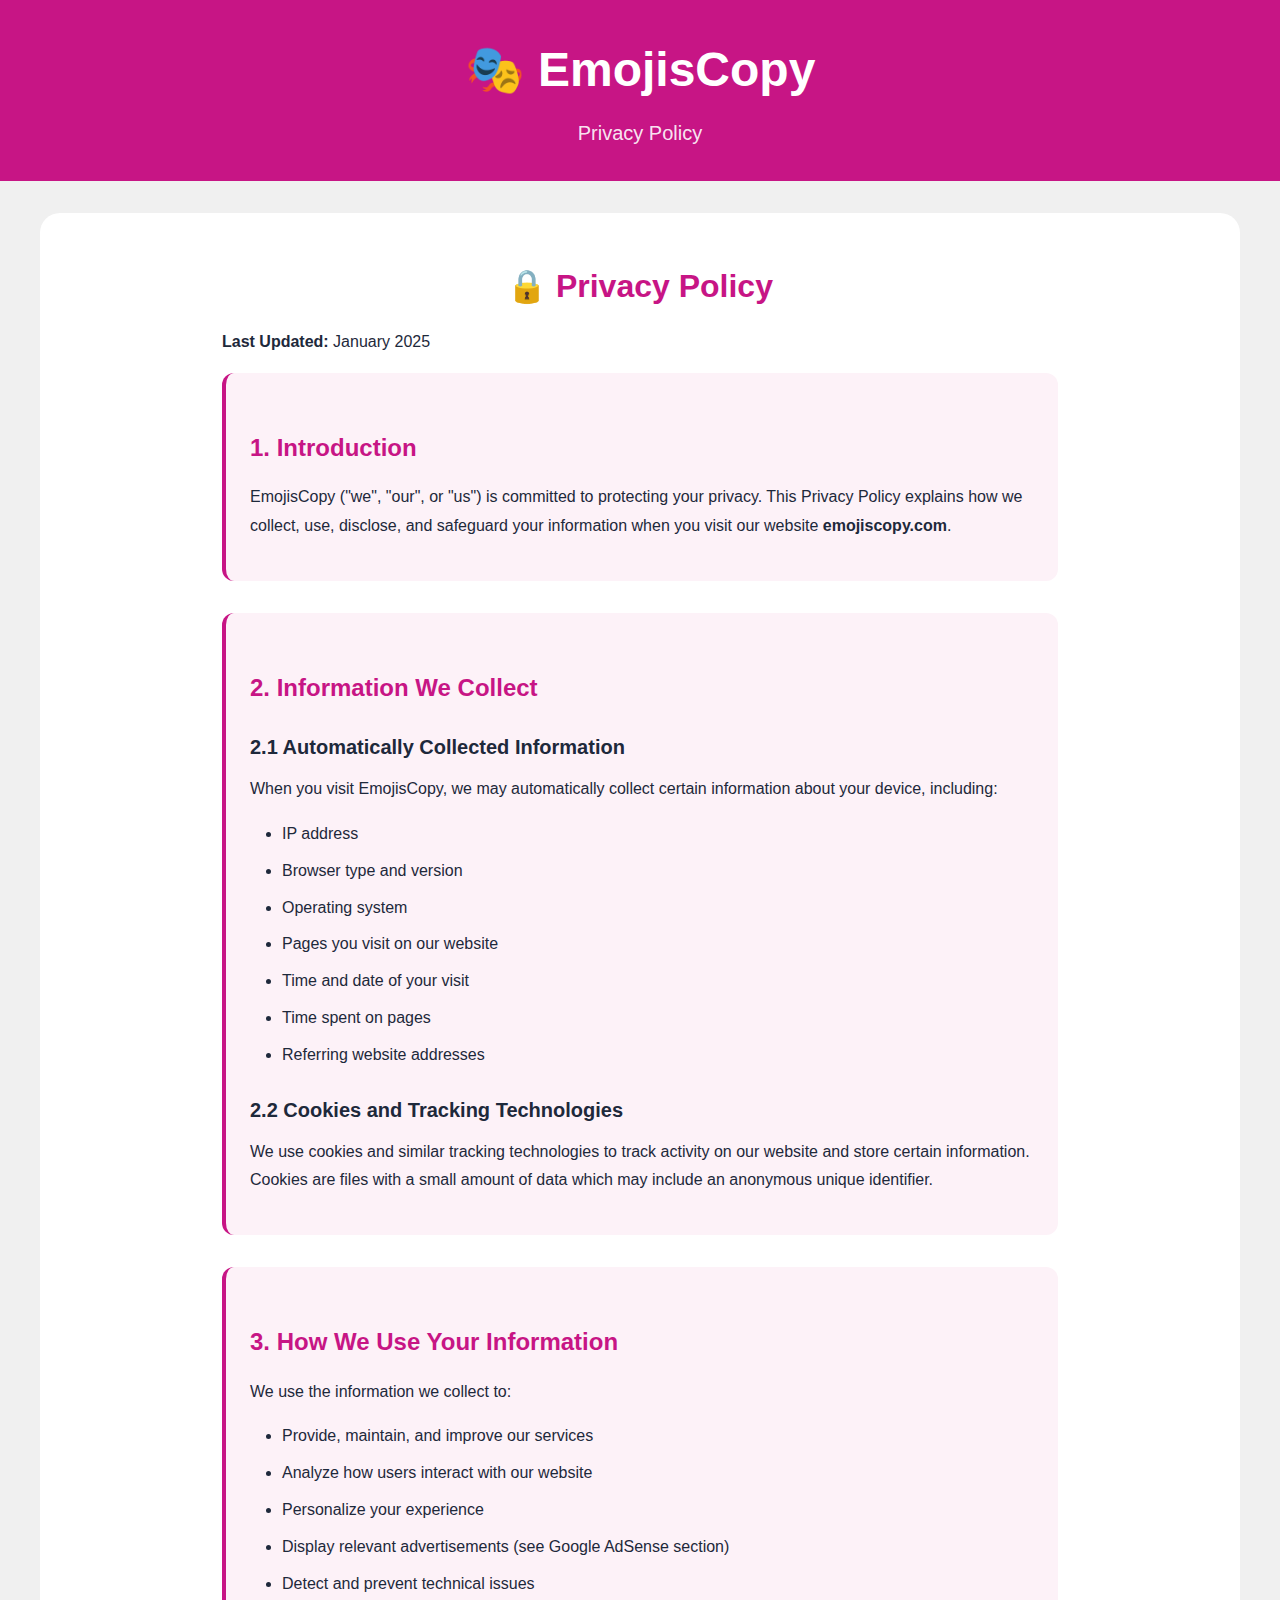
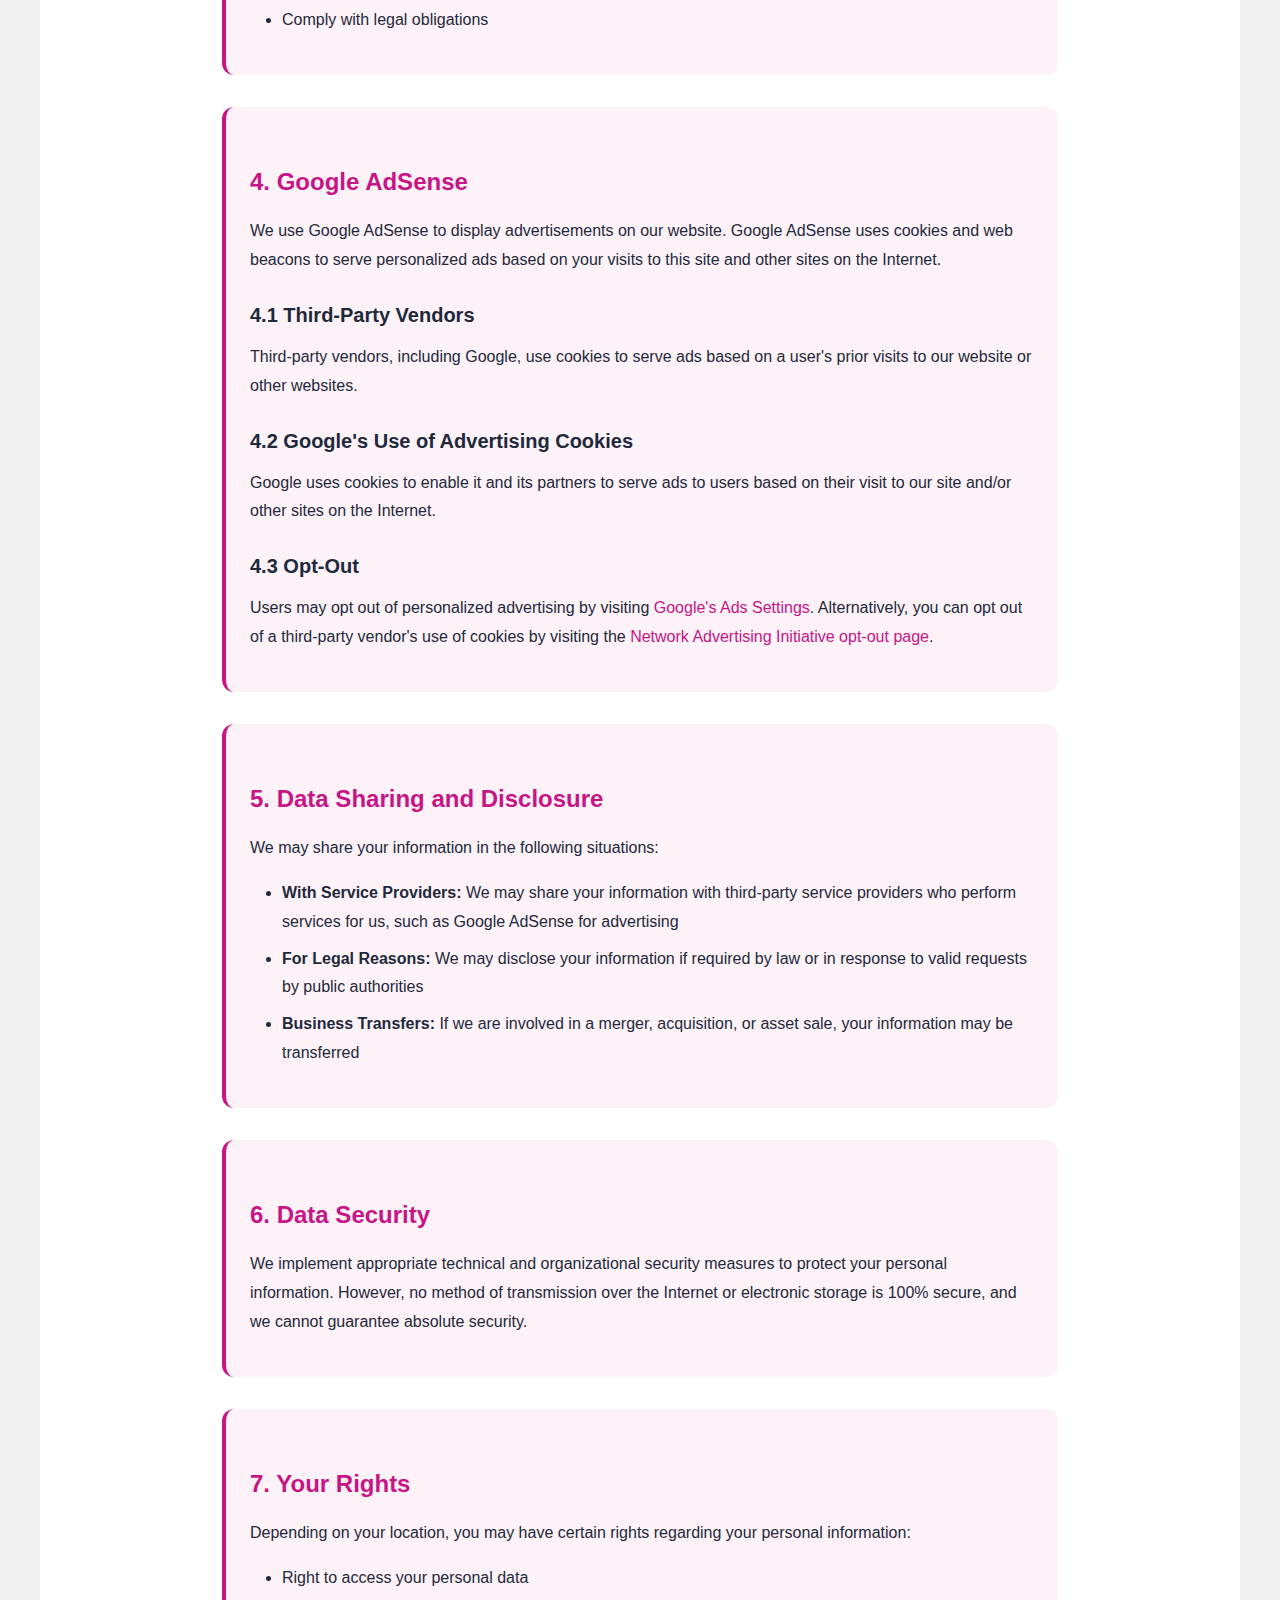
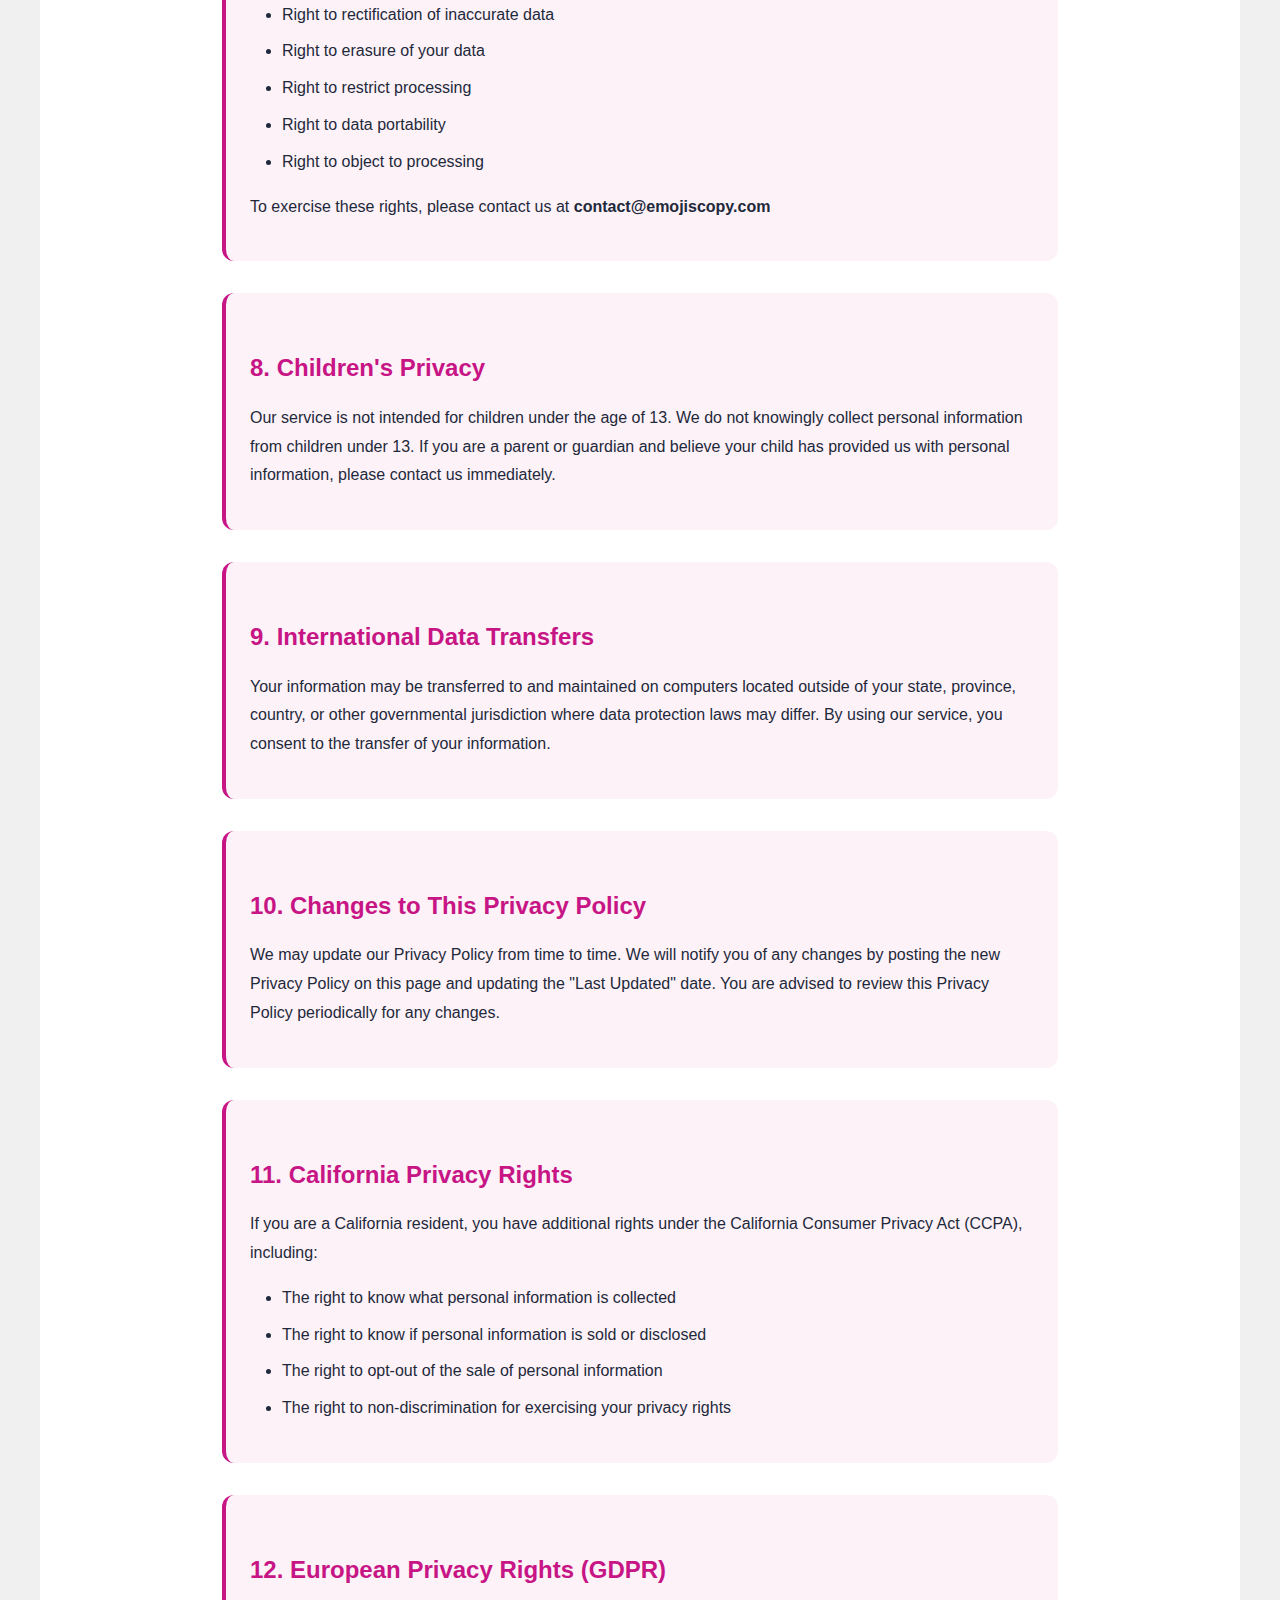
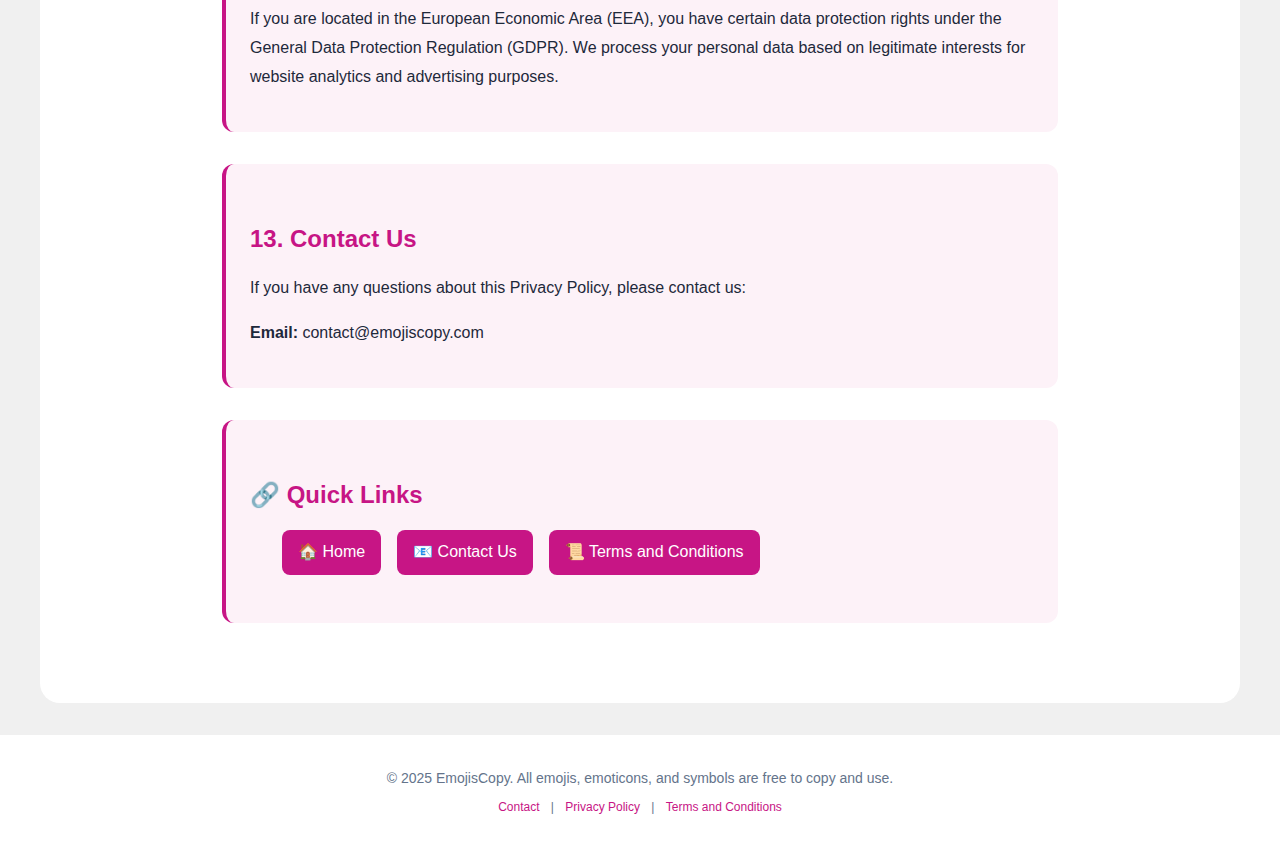
<file: privacy.html>
<!DOCTYPE html>
<html lang="en">
<head>
    <meta charset="UTF-8">
    <meta name="viewport" content="width=device-width, initial-scale=1.0">
    <meta name="description" content="Privacy Policy for EmojisCopy - Learn how we collect, use, and protect your data. Google AdSense compliant privacy policy.">
    <meta name="robots" content="index, follow">
    <link rel="icon" type="image/svg+xml" href="favicon.svg">
    <link rel="alternate icon" href="favicon.svg">
    <link rel="apple-touch-icon" href="favicon.svg">
    <meta name="theme-color" content="#c71585">
    <title>Privacy Policy - EmojisCopy</title>
    <link rel="stylesheet" href="styles.css">
</head>
<body>
    <header>
        <div class="container">
            <a href="index.html" class="header-link">
                <h1>🎭 EmojisCopy</h1>
                <p class="tagline">Privacy Policy</p>
            </a>
        </div>
    </header>

    <main class="container">
        <div class="page-content">
            <h2>🔒 Privacy Policy</h2>
            <p><strong>Last Updated:</strong> January 2025</p>
            
            <div class="privacy-section">
                <h3>1. Introduction</h3>
                <p>EmojisCopy ("we", "our", or "us") is committed to protecting your privacy. This Privacy Policy explains how we collect, use, disclose, and safeguard your information when you visit our website <strong>emojiscopy.com</strong>.</p>
            </div>

            <div class="privacy-section">
                <h3>2. Information We Collect</h3>
                <h4>2.1 Automatically Collected Information</h4>
                <p>When you visit EmojisCopy, we may automatically collect certain information about your device, including:</p>
                <ul>
                    <li>IP address</li>
                    <li>Browser type and version</li>
                    <li>Operating system</li>
                    <li>Pages you visit on our website</li>
                    <li>Time and date of your visit</li>
                    <li>Time spent on pages</li>
                    <li>Referring website addresses</li>
                </ul>
                
                <h4>2.2 Cookies and Tracking Technologies</h4>
                <p>We use cookies and similar tracking technologies to track activity on our website and store certain information. Cookies are files with a small amount of data which may include an anonymous unique identifier.</p>
            </div>

            <div class="privacy-section">
                <h3>3. How We Use Your Information</h3>
                <p>We use the information we collect to:</p>
                <ul>
                    <li>Provide, maintain, and improve our services</li>
                    <li>Analyze how users interact with our website</li>
                    <li>Personalize your experience</li>
                    <li>Display relevant advertisements (see Google AdSense section)</li>
                    <li>Detect and prevent technical issues</li>
                    <li>Comply with legal obligations</li>
                </ul>
            </div>

            <div class="privacy-section">
                <h3>4. Google AdSense</h3>
                <p>We use Google AdSense to display advertisements on our website. Google AdSense uses cookies and web beacons to serve personalized ads based on your visits to this site and other sites on the Internet.</p>
                
                <h4>4.1 Third-Party Vendors</h4>
                <p>Third-party vendors, including Google, use cookies to serve ads based on a user's prior visits to our website or other websites.</p>
                
                <h4>4.2 Google's Use of Advertising Cookies</h4>
                <p>Google uses cookies to enable it and its partners to serve ads to users based on their visit to our site and/or other sites on the Internet.</p>
                
                <h4>4.3 Opt-Out</h4>
                <p>Users may opt out of personalized advertising by visiting <a href="https://www.google.com/settings/ads" target="_blank" rel="noopener noreferrer">Google's Ads Settings</a>. Alternatively, you can opt out of a third-party vendor's use of cookies by visiting the <a href="http://www.networkadvertising.org/choices/" target="_blank" rel="noopener noreferrer">Network Advertising Initiative opt-out page</a>.</p>
            </div>

            <div class="privacy-section">
                <h3>5. Data Sharing and Disclosure</h3>
                <p>We may share your information in the following situations:</p>
                <ul>
                    <li><strong>With Service Providers:</strong> We may share your information with third-party service providers who perform services for us, such as Google AdSense for advertising</li>
                    <li><strong>For Legal Reasons:</strong> We may disclose your information if required by law or in response to valid requests by public authorities</li>
                    <li><strong>Business Transfers:</strong> If we are involved in a merger, acquisition, or asset sale, your information may be transferred</li>
                </ul>
            </div>

            <div class="privacy-section">
                <h3>6. Data Security</h3>
                <p>We implement appropriate technical and organizational security measures to protect your personal information. However, no method of transmission over the Internet or electronic storage is 100% secure, and we cannot guarantee absolute security.</p>
            </div>

            <div class="privacy-section">
                <h3>7. Your Rights</h3>
                <p>Depending on your location, you may have certain rights regarding your personal information:</p>
                <ul>
                    <li>Right to access your personal data</li>
                    <li>Right to rectification of inaccurate data</li>
                    <li>Right to erasure of your data</li>
                    <li>Right to restrict processing</li>
                    <li>Right to data portability</li>
                    <li>Right to object to processing</li>
                </ul>
                <p>To exercise these rights, please contact us at <strong>contact@emojiscopy.com</strong></p>
            </div>

            <div class="privacy-section">
                <h3>8. Children's Privacy</h3>
                <p>Our service is not intended for children under the age of 13. We do not knowingly collect personal information from children under 13. If you are a parent or guardian and believe your child has provided us with personal information, please contact us immediately.</p>
            </div>

            <div class="privacy-section">
                <h3>9. International Data Transfers</h3>
                <p>Your information may be transferred to and maintained on computers located outside of your state, province, country, or other governmental jurisdiction where data protection laws may differ. By using our service, you consent to the transfer of your information.</p>
            </div>

            <div class="privacy-section">
                <h3>10. Changes to This Privacy Policy</h3>
                <p>We may update our Privacy Policy from time to time. We will notify you of any changes by posting the new Privacy Policy on this page and updating the "Last Updated" date. You are advised to review this Privacy Policy periodically for any changes.</p>
            </div>

            <div class="privacy-section">
                <h3>11. California Privacy Rights</h3>
                <p>If you are a California resident, you have additional rights under the California Consumer Privacy Act (CCPA), including:</p>
                <ul>
                    <li>The right to know what personal information is collected</li>
                    <li>The right to know if personal information is sold or disclosed</li>
                    <li>The right to opt-out of the sale of personal information</li>
                    <li>The right to non-discrimination for exercising your privacy rights</li>
                </ul>
            </div>

            <div class="privacy-section">
                <h3>12. European Privacy Rights (GDPR)</h3>
                <p>If you are located in the European Economic Area (EEA), you have certain data protection rights under the General Data Protection Regulation (GDPR). We process your personal data based on legitimate interests for website analytics and advertising purposes.</p>
            </div>

            <div class="privacy-section">
                <h3>13. Contact Us</h3>
                <p>If you have any questions about this Privacy Policy, please contact us:</p>
                <p><strong>Email:</strong> contact@emojiscopy.com</p>
            </div>

            <div class="contact-section">
                <h3>🔗 Quick Links</h3>
                <ul class="contact-links">
                    <li><a href="index.html">🏠 Home</a></li>
                    <li><a href="contact.html">📧 Contact Us</a></li>
                    <li><a href="terms.html">📜 Terms and Conditions</a></li>
                </ul>
            </div>
        </div>
    </main>

    <footer>
        <div class="container">
            <p>&copy; 2025 EmojisCopy. All emojis, emoticons, and symbols are free to copy and use.</p>
            <p><a href="contact.html">Contact</a> | <a href="privacy.html">Privacy Policy</a> | <a href="terms.html">Terms and Conditions</a></p>
        </div>
    </footer>
</body>
</html>
</file>
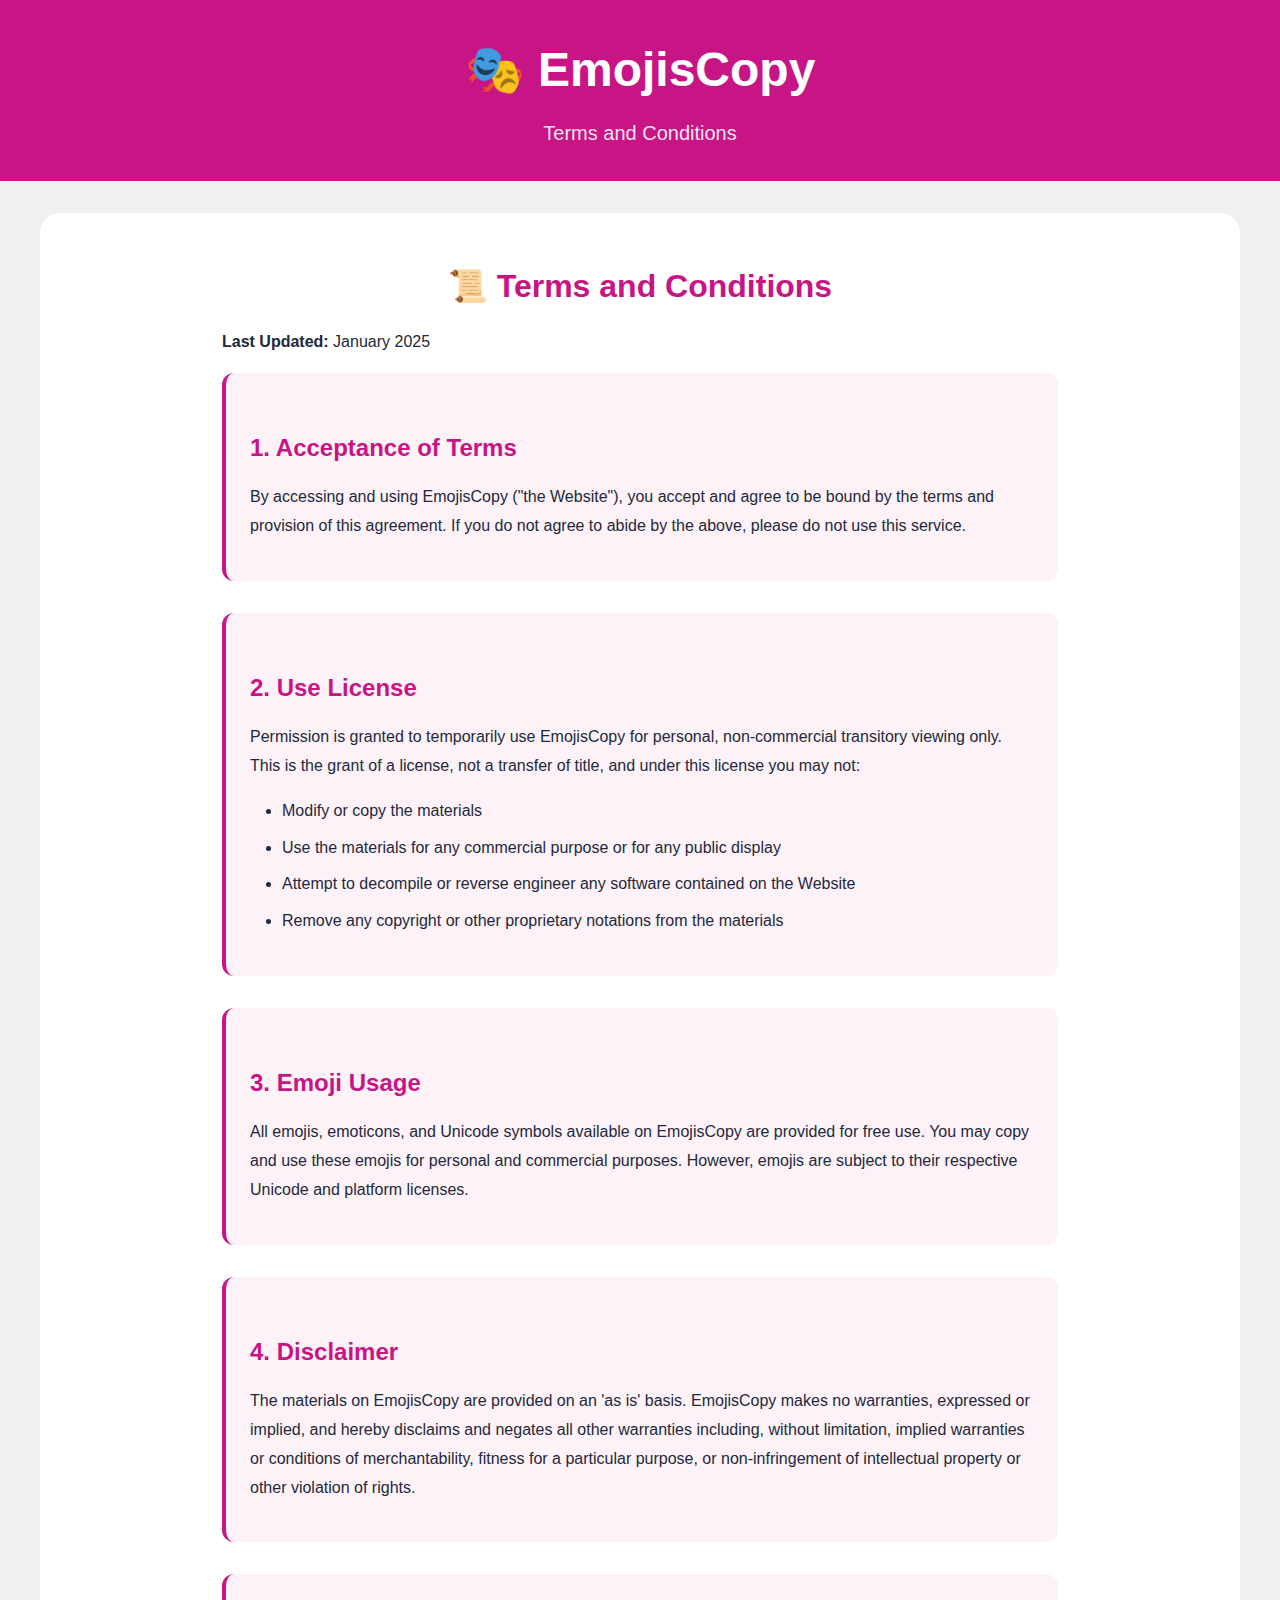
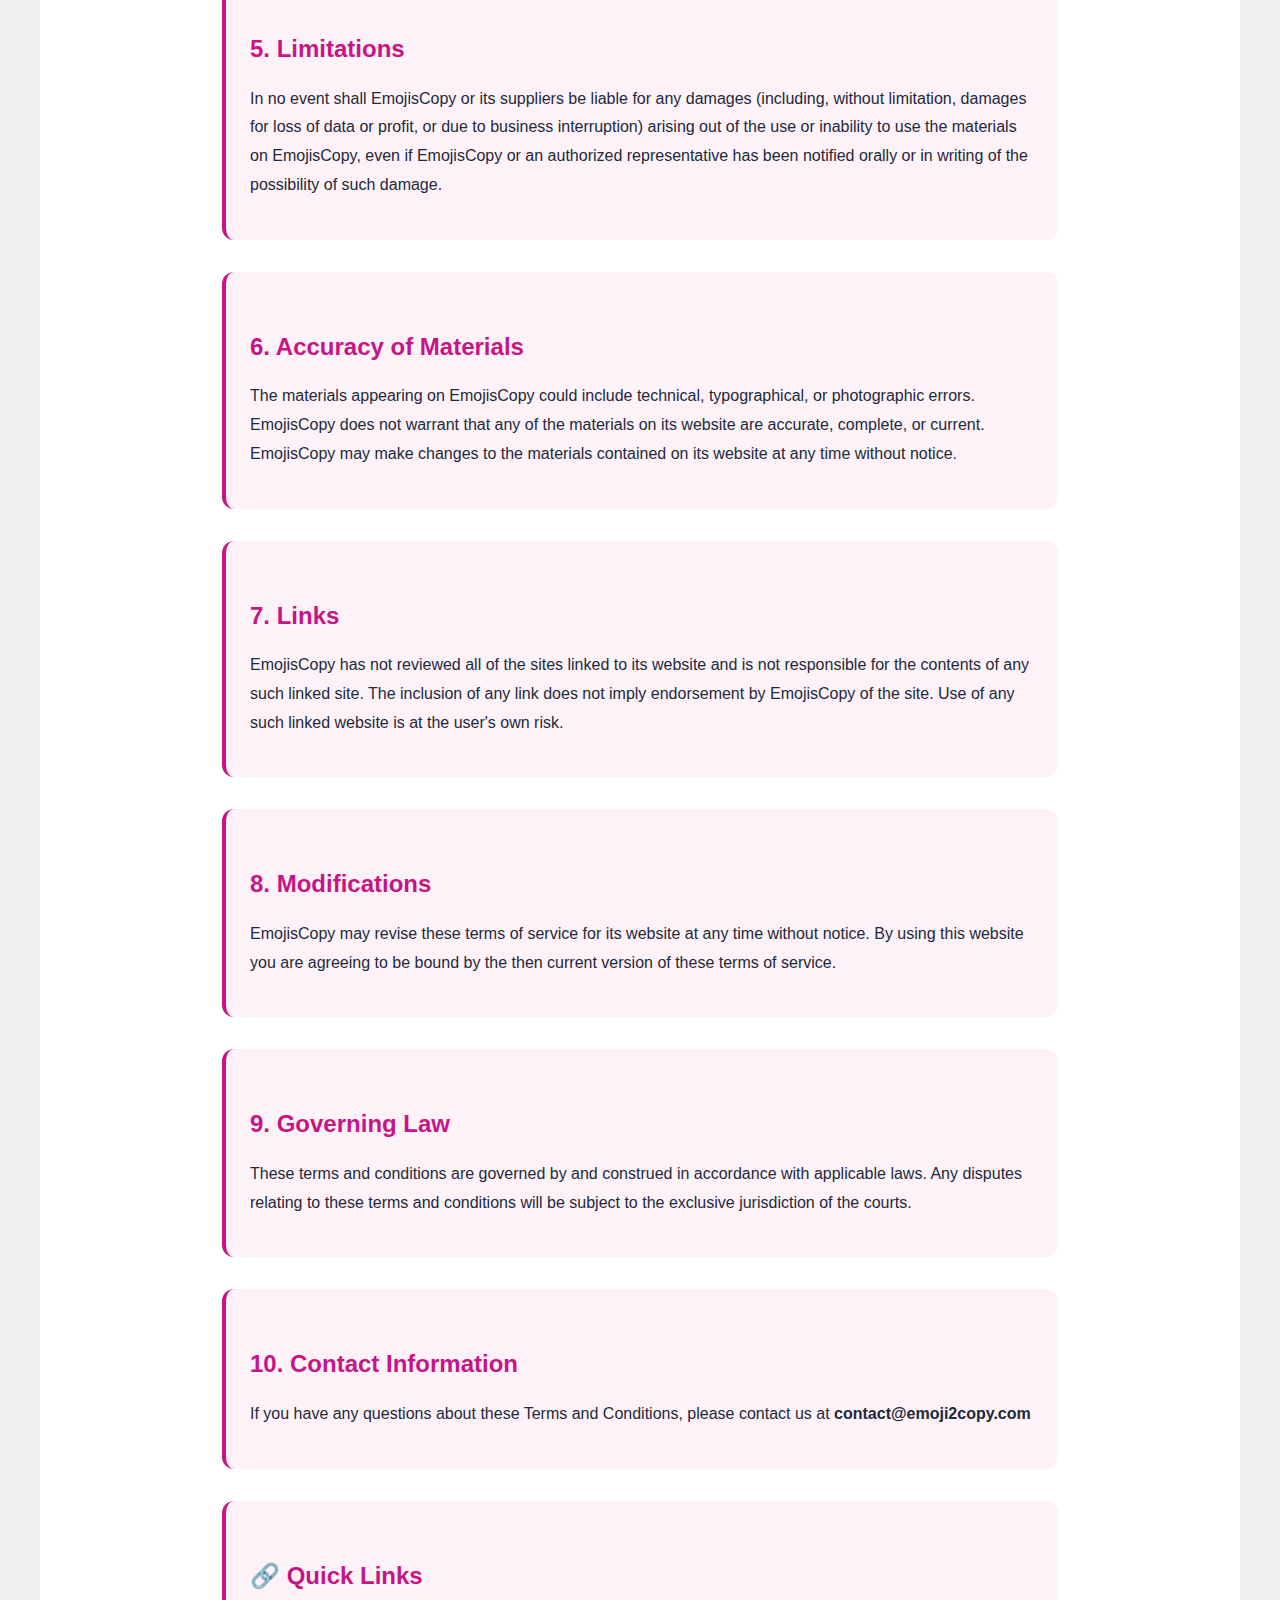
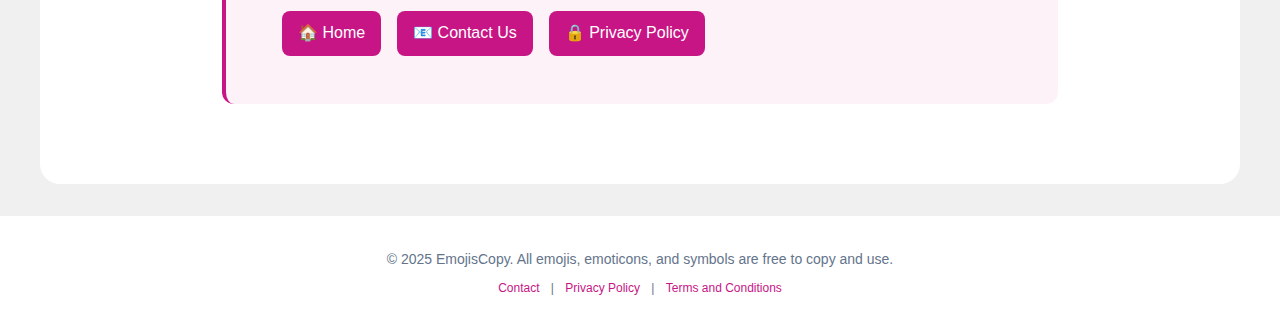
<file: terms.html>
<!DOCTYPE html>
<html lang="en">
<head>
    <meta charset="UTF-8">
    <meta name="viewport" content="width=device-width, initial-scale=1.0">
    
    <!-- Primary Meta Tags -->
    <title>Terms and Conditions - EmojisCopy | Legal Terms of Service</title>
    <meta name="title" content="Terms and Conditions - EmojisCopy | Legal Terms of Service">
    <meta name="description" content="Read the Terms and Conditions for using EmojisCopy free emoji copy tool. Learn about usage rights, intellectual property, and legal terms for emoji keyboard services.">
    <meta name="keywords" content="terms and conditions, emoji copy terms, emoji tool legal, terms of service, emoji usage rights, legal terms, emoji copy policy">
    <meta name="author" content="EmojisCopy">
    <meta name="robots" content="index, follow">
    <link rel="canonical" href="https://emoji2copy.com/terms.html">
    
    <!-- Open Graph / Facebook -->
    <meta property="og:type" content="website">
    <meta property="og:url" content="https://emoji2copy.com/terms.html">
    <meta property="og:title" content="Terms and Conditions - EmojisCopy">
    <meta property="og:description" content="Read the Terms and Conditions for using EmojisCopy free emoji copy tool.">
    <meta property="og:image" content="https://emoji2copy.com/favicon.svg">
    
    <!-- Twitter -->
    <meta name="twitter:card" content="summary">
    <meta name="twitter:url" content="https://emoji2copy.com/terms.html">
    <meta name="twitter:title" content="Terms and Conditions - EmojisCopy">
    <meta name="twitter:description" content="Read the Terms and Conditions for using EmojisCopy free emoji copy tool.">
    
    <!-- Favicon -->
    <link rel="icon" type="image/svg+xml" href="favicon.svg">
    <link rel="alternate icon" href="favicon.svg">
    <link rel="apple-touch-icon" href="favicon.svg">
    <meta name="theme-color" content="#c71585">
    
    <!-- Stylesheet -->
    <link rel="stylesheet" href="styles.css">
    
    <!-- JSON-LD Structured Data -->
    <script type="application/ld+json">
    {
        "@context": "https://schema.org",
        "@type": "WebPage",
        "name": "Terms and Conditions - EmojisCopy",
        "description": "Terms and Conditions for using EmojisCopy emoji copy tool",
        "url": "https://emoji2copy.com/terms.html",
        "isPartOf": {
            "@type": "WebSite",
            "name": "EmojisCopy",
            "url": "https://emoji2copy.com"
        }
    }
    </script>
    
    <script type="application/ld+json">
    {
        "@context": "https://schema.org",
        "@type": "BreadcrumbList",
        "itemListElement": [{
            "@type": "ListItem",
            "position": 1,
            "name": "Home",
            "item": "https://emoji2copy.com"
        }, {
            "@type": "ListItem",
            "position": 2,
            "name": "Terms and Conditions",
            "item": "https://emoji2copy.com/terms.html"
        }]
    }
    </script>
</head>
<body>
    <header>
        <div class="container">
            <a href="index.html" class="header-link">
                <h1>🎭 EmojisCopy</h1>
                <p class="tagline">Terms and Conditions</p>
            </a>
        </div>
    </header>

    <main class="container">
        <div class="page-content">
            <h2>📜 Terms and Conditions</h2>
            <p><strong>Last Updated:</strong> January 2025</p>
            
            <div class="terms-section">
                <h3>1. Acceptance of Terms</h3>
                <p>By accessing and using EmojisCopy ("the Website"), you accept and agree to be bound by the terms and provision of this agreement. If you do not agree to abide by the above, please do not use this service.</p>
            </div>

            <div class="terms-section">
                <h3>2. Use License</h3>
                <p>Permission is granted to temporarily use EmojisCopy for personal, non-commercial transitory viewing only. This is the grant of a license, not a transfer of title, and under this license you may not:</p>
                <ul>
                    <li>Modify or copy the materials</li>
                    <li>Use the materials for any commercial purpose or for any public display</li>
                    <li>Attempt to decompile or reverse engineer any software contained on the Website</li>
                    <li>Remove any copyright or other proprietary notations from the materials</li>
                </ul>
            </div>

            <div class="terms-section">
                <h3>3. Emoji Usage</h3>
                <p>All emojis, emoticons, and Unicode symbols available on EmojisCopy are provided for free use. You may copy and use these emojis for personal and commercial purposes. However, emojis are subject to their respective Unicode and platform licenses.</p>
            </div>

            <div class="terms-section">
                <h3>4. Disclaimer</h3>
                <p>The materials on EmojisCopy are provided on an 'as is' basis. EmojisCopy makes no warranties, expressed or implied, and hereby disclaims and negates all other warranties including, without limitation, implied warranties or conditions of merchantability, fitness for a particular purpose, or non-infringement of intellectual property or other violation of rights.</p>
            </div>

            <div class="terms-section">
                <h3>5. Limitations</h3>
                <p>In no event shall EmojisCopy or its suppliers be liable for any damages (including, without limitation, damages for loss of data or profit, or due to business interruption) arising out of the use or inability to use the materials on EmojisCopy, even if EmojisCopy or an authorized representative has been notified orally or in writing of the possibility of such damage.</p>
            </div>

            <div class="terms-section">
                <h3>6. Accuracy of Materials</h3>
                <p>The materials appearing on EmojisCopy could include technical, typographical, or photographic errors. EmojisCopy does not warrant that any of the materials on its website are accurate, complete, or current. EmojisCopy may make changes to the materials contained on its website at any time without notice.</p>
            </div>

            <div class="terms-section">
                <h3>7. Links</h3>
                <p>EmojisCopy has not reviewed all of the sites linked to its website and is not responsible for the contents of any such linked site. The inclusion of any link does not imply endorsement by EmojisCopy of the site. Use of any such linked website is at the user's own risk.</p>
            </div>

            <div class="terms-section">
                <h3>8. Modifications</h3>
                <p>EmojisCopy may revise these terms of service for its website at any time without notice. By using this website you are agreeing to be bound by the then current version of these terms of service.</p>
            </div>

            <div class="terms-section">
                <h3>9. Governing Law</h3>
                <p>These terms and conditions are governed by and construed in accordance with applicable laws. Any disputes relating to these terms and conditions will be subject to the exclusive jurisdiction of the courts.</p>
            </div>

            <div class="terms-section">
                <h3>10. Contact Information</h3>
                <p>If you have any questions about these Terms and Conditions, please contact us at <strong>contact@emoji2copy.com</strong></p>
            </div>

            <div class="contact-section">
                <h3>🔗 Quick Links</h3>
                <ul class="contact-links">
                    <li><a href="index.html">🏠 Home</a></li>
                    <li><a href="contact.html">📧 Contact Us</a></li>
                    <li><a href="privacy.html">🔒 Privacy Policy</a></li>
                </ul>
            </div>
        </div>
    </main>

    <footer>
        <div class="container">
            <p>&copy; 2025 EmojisCopy. All emojis, emoticons, and symbols are free to copy and use.</p>
            <p><a href="contact.html">Contact</a> | <a href="privacy.html">Privacy Policy</a> | <a href="terms.html">Terms and Conditions</a></p>
        </div>
    </footer>
</body>
</html>
</file>
<file: styles.css>
/* Mobile-First Responsive Design */
* {
    margin: 0;
    padding: 0;
    box-sizing: border-box;
}

:root {
    --primary-color: #c71585;
    --secondary-color: #d946ef;
    --accent-color: #ec4899;
    --background-color: #fdf2f8;
    --card-background: #ffffff;
    --text-color: #1e293b;
    --text-secondary: #64748b;
    --border-color: #fbcfe8;
    --hover-color: #fce7f3;
    --shadow: none;
    --shadow-lg: none;
    --transition: all 0.3s ease;
    --gradient-primary: linear-gradient(135deg, #c71585 0%, #d946ef 50%, #ec4899 100%);
    --gradient-soft: linear-gradient(135deg, #fce7f3 0%, #fae8ff 50%, #fdf2f8 100%);
}

body {
    font-family: -apple-system, BlinkMacSystemFont, 'Segoe UI', Roboto, 'Helvetica Neue', Arial, sans-serif;
    background: #f0f0f0;
    color: var(--text-color);
    line-height: 1.6;
    min-height: 100vh;
}

.container {
    max-width: 1200px;
    margin: 0 auto;
    padding: 0 1rem;
}

/* Header Styles */
header {
    background: var(--primary-color);
    padding: 2rem 0;
    text-align: center;
    box-shadow: var(--shadow-lg);
    margin-bottom: 2rem;
}

.header-link {
    text-decoration: none;
    display: block;
    color: inherit;
    transition: var(--transition);
}


header h1 {
    font-size: 2rem;
    color: white;
    margin-bottom: 0.5rem;
    font-weight: 700;
}

.tagline {
    color: rgba(255, 255, 255, 0.9);
    font-size: 1rem;
}

/* Advertisement Spaces */
.ad-space {
    background: var(--card-background);
    border: 2px dashed var(--border-color);
    border-radius: 12px;
    margin: 1.5rem auto;
    display: flex;
    align-items: center;
    justify-content: center;
    box-shadow: var(--shadow);
}

.ad-top, .ad-middle, .ad-bottom {
    width: 100%;
    max-width: 100%;
}

.ad-top {
    height: 90px;
    max-width: 728px;
}

.ad-middle {
    height: 280px;
    max-width: 336px;
}

.ad-bottom {
    height: 250px;
    max-width: 300px;
}

.ad-placeholder {
    color: var(--text-secondary);
    font-size: 0.875rem;
    font-weight: 600;
}

/* Main Content */
main {
    background: var(--card-background);
    border-radius: 20px;
    padding: 2rem 1rem;
    margin-bottom: 2rem;
    box-shadow: var(--shadow-lg);
}

/* Search Bar */
.search-container {
    margin-bottom: 2rem;
}

#searchInput {
    width: 100%;
    padding: 1rem 1.5rem;
    font-size: 1rem;
    border: 2px solid var(--border-color);
    border-radius: 50px;
    outline: none;
    transition: var(--transition);
    background: var(--card-background);
    color: var(--text-color);
    box-shadow: var(--shadow);
    margin-top: 10px;
}

#searchInput:focus {
    border-color: var(--primary-color);
    box-shadow: none;
    background: var(--card-background);
}

#searchInput::placeholder {
    color: var(--text-secondary);
    opacity: 0.7;
}

/* Copy Notification */
.copy-notification {
    position: fixed;
    top: 20px;
    right: 20px;
    background: var(--gradient-primary);
    color: white;
    padding: 1rem 1.5rem;
    border-radius: 12px;
    box-shadow: var(--shadow-lg);
    font-weight: 600;
    transform: translateX(400px);
    transition: transform 0.3s ease;
    z-index: 1000;
}

.copy-notification.show {
    transform: translateX(0);
}

/* Tab Navigation - Hidden for section scroll */
.tabs {
    display: none;
}

.tab-btn {
    background: var(--background-color);
    border: 2px solid var(--border-color);
    padding: 1rem;
    border-radius: 16px;
    font-size: 2rem;
    cursor: pointer;
    transition: var(--transition);
    min-width: 60px;
    min-height: 60px;
    display: flex;
    align-items: center;
    justify-content: center;
}


.tab-btn.active {
    background: var(--gradient-primary);
    border-color: transparent;
    box-shadow: var(--shadow-lg);
}

/* Tab Content - Now sections that all display */
.tab-content {
    display: block;
    margin-bottom: 3rem;
    scroll-margin-top: 100px;
}

.tab-content.active {
    display: block;
}

@keyframes fadeIn {
    from {
        opacity: 0;
        transform: translateY(10px);
    }
    to {
        opacity: 1;
        transform: translateY(0);
    }
}

.tab-content h2 {
    font-size: 1.5rem;
    margin-bottom: 1.5rem;
    color: white;
    font-weight: 700;
    padding: 1rem;
    background: var(--gradient-primary);
    border-radius: 12px;
    text-align: center;
    box-shadow: var(--shadow-lg);
}

/* Emoji Grid */
.emoji-grid {
    display: flex;
    flex-wrap: wrap;
    gap: 0.5rem;
    margin-bottom: 2rem;
}

.emoji-item {
    background: var(--card-background);
    border: 2px solid var(--border-color);
    border-radius: 10px;
    padding: 0.5rem;
    text-align: center;
    cursor: text;
    user-select: text;
    -webkit-user-select: text;
    -moz-user-select: text;
    -ms-user-select: text;
    display: flex;
    flex-direction: column;
    align-items: center;
    justify-content: center;
    min-height: 70px;
    width: auto;
    min-width: 65px;
    flex-shrink: 0;
    position: relative;
    overflow: hidden;
    box-shadow: var(--shadow);
}

.emoji-item::first-line {
    font-size: 2rem;
    line-height: 1.2;
}

.emoji-item span {
    font-size: 0.65rem;
    color: var(--text-secondary);
    margin-top: 0.25rem;
    font-weight: 500;
    z-index: 1;
    display: block;
    max-width: 100%;
    overflow: hidden;
    text-overflow: ellipsis;
    white-space: nowrap;
    user-select: text;
    -webkit-user-select: text;
    -moz-user-select: text;
    -ms-user-select: text;
}

/* SEO Content Section */
.seo-content {
    background: var(--card-background);
    border-radius: 20px;
    padding: 3rem 2rem;
    margin: 2rem auto;
    max-width: 1200px;
    box-shadow: var(--shadow-lg);
}

.seo-content h2 {
    font-size: 2rem;
    color: var(--text-color);
    margin-bottom: 2rem;
    text-align: center;
    background: var(--gradient-primary);
    -webkit-background-clip: text;
    -webkit-text-fill-color: transparent;
    background-clip: text;
    font-weight: 700;
}

.seo-content h3 {
    font-size: 1.5rem;
    color: var(--primary-color);
    margin-top: 2rem;
    margin-bottom: 1rem;
    font-weight: 600;
}

.seo-section {
    margin-bottom: 2rem;
    padding: 1.5rem;
    background: var(--background-color);
    border-radius: 12px;
    border-left: 4px solid var(--primary-color);
    transition: var(--transition);
}


.seo-section p {
    color: var(--text-color);
    font-size: 1.1rem;
    line-height: 1.8;
    margin: 0;
}

.seo-section strong {
    color: var(--primary-color);
    font-weight: 600;
}

.seo-cta {
    margin-top: 3rem;
    padding: 2rem;
    background: var(--gradient-soft);
    border-radius: 16px;
    text-align: center;
    border: 2px solid var(--primary-color);
}

.seo-cta h3 {
    color: var(--primary-color);
    font-size: 1.75rem;
    margin-bottom: 1rem;
}

.seo-cta p {
    color: var(--text-color);
    font-size: 1.1rem;
    line-height: 1.8;
    margin-bottom: 1rem;
}

.seo-cta p:last-child {
    font-size: 0.95rem;
    color: var(--text-secondary);
    line-height: 1.6;
    margin-top: 1.5rem;
    padding-top: 1.5rem;
    border-top: 1px solid var(--border-color);
}

/* Page Content Styles */
.page-content {
    background: var(--card-background);
    border-radius: 20px;
    padding: 3rem 2rem;
    margin: 2rem auto;
    max-width: 900px;
}

.page-content h2 {
    font-size: 2rem;
    color: var(--primary-color);
    margin-bottom: 1rem;
    text-align: center;
    font-weight: 700;
}

.page-content h3 {
    font-size: 1.5rem;
    color: var(--primary-color);
    margin-top: 2rem;
    margin-bottom: 1rem;
    font-weight: 600;
}

.page-content h4 {
    font-size: 1.25rem;
    color: var(--text-color);
    margin-top: 1.5rem;
    margin-bottom: 0.75rem;
    font-weight: 600;
}

.page-content p {
    color: var(--text-color);
    font-size: 1rem;
    line-height: 1.8;
    margin-bottom: 1rem;
}

.page-content ul {
    color: var(--text-color);
    font-size: 1rem;
    line-height: 1.8;
    margin-left: 2rem;
    margin-bottom: 1rem;
}

.page-content ul li {
    margin-bottom: 0.5rem;
}

.page-content a {
    color: var(--primary-color);
    text-decoration: none;
    font-weight: 500;
}


.contact-section,
.terms-section,
.privacy-section {
    margin-bottom: 2rem;
    padding: 1.5rem;
    background: var(--background-color);
    border-radius: 12px;
    border-left: 4px solid var(--primary-color);
}

.contact-info {
    display: grid;
    gap: 1.5rem;
    margin-top: 1.5rem;
}

.info-item {
    padding: 1rem;
    background: var(--card-background);
    border-radius: 8px;
}

.info-item h4 {
    color: var(--primary-color);
    margin-bottom: 0.5rem;
}

.contact-links {
    list-style: none;
    margin-left: 0;
    display: flex;
    flex-wrap: wrap;
    gap: 1rem;
}

.contact-links li {
    margin: 0;
}

.contact-links a {
    display: inline-block;
    padding: 0.5rem 1rem;
    background: var(--primary-color);
    color: white;
    border-radius: 8px;
    transition: var(--transition);
}


footer a {
    color: var(--primary-color);
    text-decoration: none;
    margin: 0 0.5rem;
}


/* Footer */
footer {
    background: var(--card-background);
    padding: 2rem 0;
    text-align: center;
    box-shadow: var(--shadow-lg);
    margin-top: 2rem;
}

footer p {
    color: var(--text-secondary);
    font-size: 0.875rem;
    margin-bottom: 0.5rem;
}

footer p:last-child {
    font-size: 0.75rem;
    line-height: 1.8;
    max-width: 900px;
    margin: 0 auto;
    padding: 0 1rem;
}

/* SEO Content Responsive */
@media (max-width: 768px) {
    .seo-content {
        padding: 2rem 1rem;
        margin: 1.5rem auto;
    }

    .seo-content h2 {
        font-size: 1.5rem;
    }

    .seo-content h3 {
        font-size: 1.25rem;
    }

    .seo-section {
        padding: 1rem;
    }

    .seo-section p {
        font-size: 1rem;
    }

    .seo-cta {
        padding: 1.5rem;
    }

    .seo-cta h3 {
        font-size: 1.5rem;
    }
}

/* Responsive Design - Tablet */
@media (min-width: 768px) {
    header h1 {
        font-size: 2.5rem;
    }

    .tagline {
        font-size: 1.125rem;
    }

    main {
        padding: 2.5rem 2rem;
    }

    .tabs {
        gap: 0.875rem;
    }

    .tab-btn {
        font-size: 2.25rem;
        padding: 1.125rem;
        min-width: 65px;
        min-height: 65px;
    }

    .tab-content h2 {
        font-size: 1.75rem;
    }

    .emoji-grid {
        gap: 0.625rem;
    }

    .emoji-item {
        min-height: 80px;
        min-width: 75px;
        padding: 0.625rem;
    }

    .emoji-item::first-line {
        font-size: 2.25rem;
    }

    .emoji-item span {
        font-size: 0.7rem;
    }

    .ad-top {
        height: 90px;
    }

    .ad-bottom {
        height: 250px;
    }
}

/* Responsive Design - Desktop */
@media (min-width: 1024px) {
    header h1 {
        font-size: 3rem;
    }

    .tagline {
        font-size: 1.25rem;
    }

    main {
        padding: 3rem 2.5rem;
    }

    .tabs {
        gap: 1rem;
        flex-wrap: wrap;
    }

    .tab-btn {
        font-size: 2.5rem;
        padding: 1.25rem;
        min-width: 70px;
        min-height: 70px;
    }

    .tab-content h2 {
        font-size: 2rem;
        margin-bottom: 2rem;
    }

    .emoji-grid {
        gap: 0.75rem;
    }

    .emoji-item {
        min-height: 90px;
        min-width: 85px;
        padding: 0.75rem;
    }

    .emoji-item::first-line {
        font-size: 2.5rem;
    }

    .emoji-item span {
        font-size: 0.75rem;
    }

    .copy-notification {
        font-size: 1.125rem;
    }
}

/* Large Desktop */
@media (min-width: 1440px) {
    .container {
        max-width: 1400px;
    }

    .emoji-grid {
        gap: 0.875rem;
    }

    .emoji-item {
        min-height: 100px;
        min-width: 90px;
        padding: 0.875rem;
    }

    .emoji-item::first-line {
        font-size: 2.75rem;
    }

    .emoji-item span {
        font-size: 0.8rem;
    }

    .tab-btn {
        font-size: 2.75rem;
        min-width: 75px;
        min-height: 75px;
    }
}

/* Print Styles */
@media print {
    body {
        background: white;
    }

    .ad-space,
    .search-container,
    .copy-notification {
        display: none;
    }

    .emoji-item {
        break-inside: avoid;
    }
}

/* Accessibility */
@media (prefers-reduced-motion: reduce) {
    * {
        animation: none !important;
        transition: none !important;
    }
}


/* Loading Animation for Tab Content */
.tab-content.loading {
    opacity: 0.5;
    pointer-events: none;
}

/* Scrollbar Styling */
::-webkit-scrollbar {
    width: 10px;
    height: 10px;
}

::-webkit-scrollbar-track {
    background: var(--background-color);
}

::-webkit-scrollbar-thumb {
    background: var(--gradient-primary);
    border-radius: 5px;
}


/* Focus Visible for Better Accessibility */
.tab-btn:focus-visible,
.emoji-item:focus-visible,
#searchInput:focus-visible {
    outline: 3px solid var(--primary-color);
    outline-offset: 2px;
}

/* Selection Color */
::selection {
    background: var(--primary-color);
    color: white;
}

::-moz-selection {
    background: var(--primary-color);
    color: white;
}

/* Search Results Highlight */
.emoji-item[style*="display: flex"] {
    animation: fadeIn 0.3s ease;
}

.emoji-item[style*="display: none"] {
    animation: fadeOut 0.2s ease;
}

@keyframes fadeOut {
    from {
        opacity: 1;
    }
    to {
        opacity: 0;
    }
}

/* Mobile Navigation Improvements */
@media (max-width: 640px) {
    .tabs {
        overflow-x: auto;
        scrollbar-width: thin;
        padding: 0.75rem 0;
        gap: 0.5rem;
        justify-content: flex-start;
    }

    .tab-btn {
        flex-shrink: 0;
        font-size: 1.75rem;
        padding: 0.75rem;
        min-width: 50px;
        min-height: 50px;
        border-radius: 12px;
    }

    .emoji-grid {
        gap: 0.4rem;
    }

    .emoji-item {
        min-height: 65px;
        min-width: 60px;
        padding: 0.5rem;
        border-radius: 8px;
    }

    .emoji-item::first-line {
        font-size: 1.75rem;
    }

    .emoji-item span {
        font-size: 0.6rem;
        margin-top: 0.2rem;
    }

    header h1 {
        font-size: 1.75rem;
    }

    .tagline {
        font-size: 0.9375rem;
    }

    .copy-notification {
        right: 10px;
        top: 10px;
        padding: 0.75rem 1rem;
        font-size: 0.875rem;
    }

    .ad-top {
        height: 50px;
    }

    .ad-bottom {
        height: 100px;
    }

    .ad-placeholder {
        font-size: 0.75rem;
    }
}

/* Extra Small Devices */
@media (max-width: 375px) {
    .emoji-grid {
        gap: 0.4rem;
    }

    .emoji-item {
        min-height: 60px;
        min-width: 55px;
        padding: 0.4rem;
    }

    .emoji-item::first-line {
        font-size: 1.5rem;
    }

    .emoji-item span {
        font-size: 0.55rem;
    }

    header h1 {
        font-size: 1.5rem;
    }

    .tab-btn {
        font-size: 1.5rem;
        min-width: 45px;
        min-height: 45px;
        padding: 0.625rem;
    }
}

/* Touch Device Optimizations */
@media (hover: none) and (pointer: coarse) {
    .emoji-item {
        -webkit-tap-highlight-color: rgba(199, 21, 133, 0.2);
    }

    .tab-btn {
        -webkit-tap-highlight-color: rgba(199, 21, 133, 0.2);
    }
}

/* Performance Optimization */
.emoji-item,
.tab-btn {
    will-change: transform;
}

/* Landscape Mode for Mobile */
@media (max-height: 500px) and (orientation: landscape) {
    header {
        padding: 1rem 0;
    }

    header h1 {
        font-size: 1.5rem;
    }

    .tagline {
        font-size: 0.875rem;
    }

    main {
        padding: 1rem;
    }

    .emoji-item {
        min-height: 70px;
    }
}
</file>
